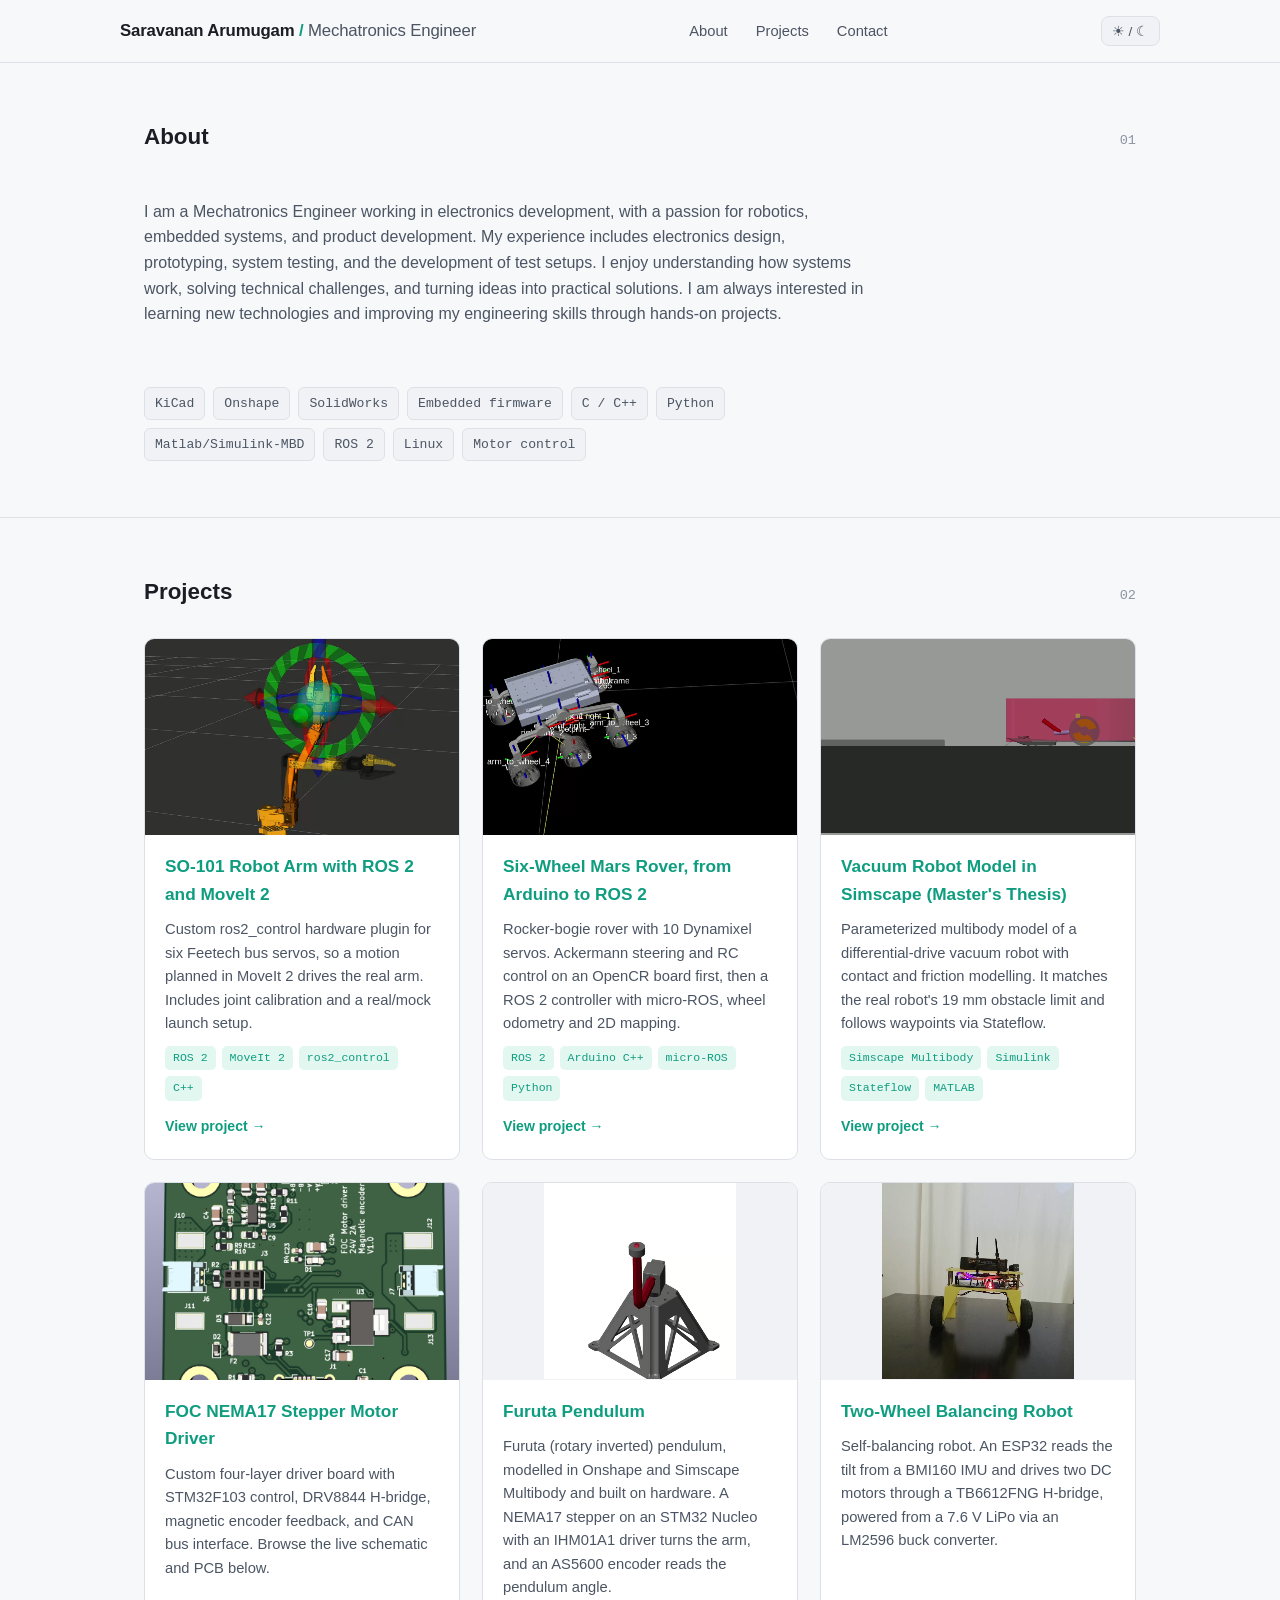
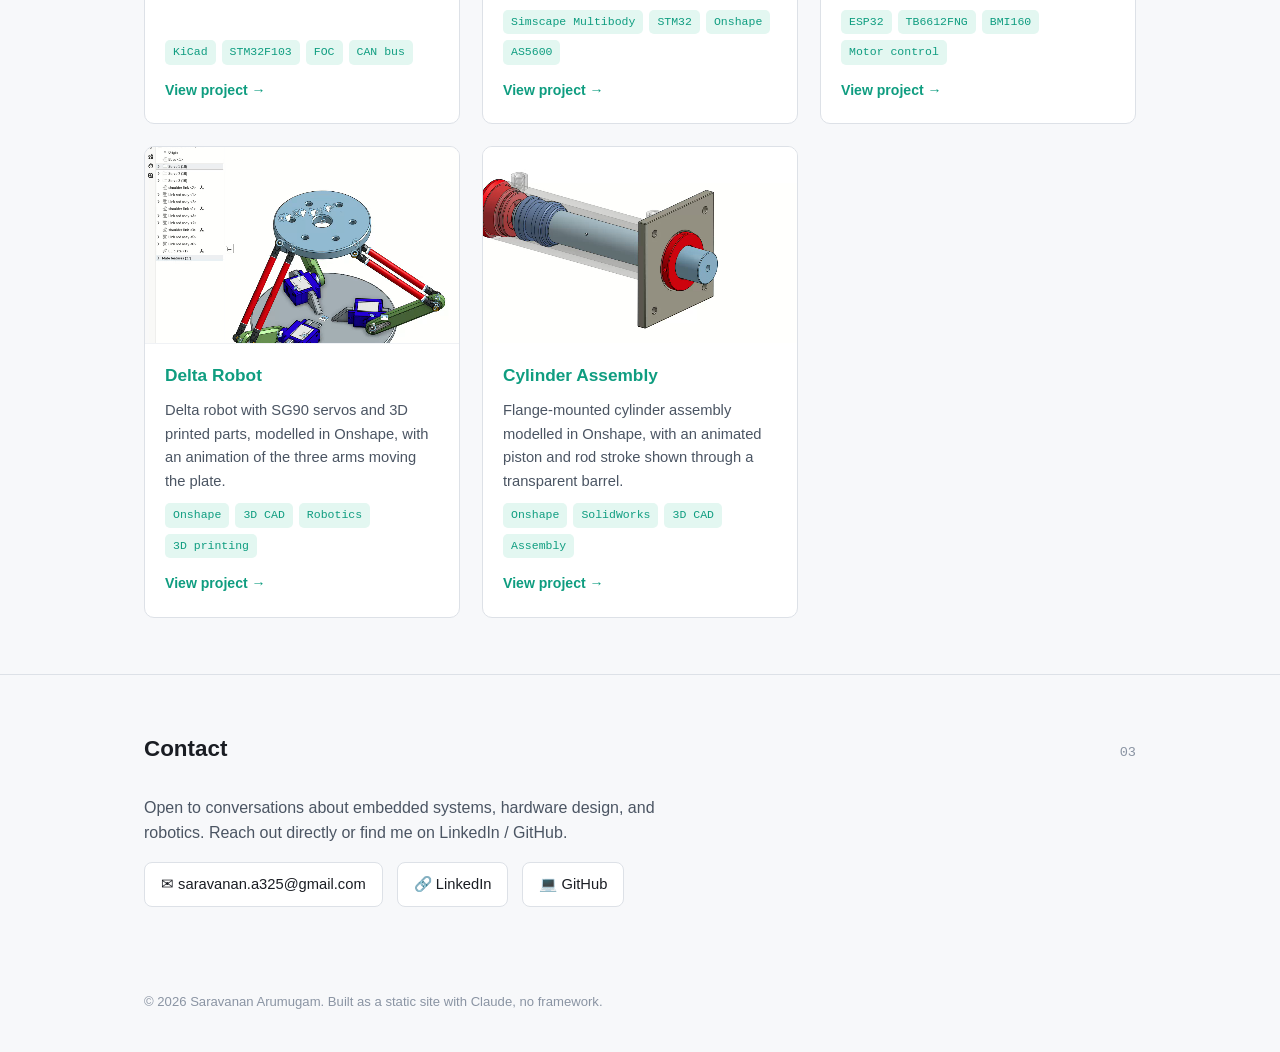
<file: index.html>
<!doctype html>
<html lang="en">
<head>
<meta charset="utf-8" />
<meta name="viewport" content="width=device-width, initial-scale=1" />
<title>Saravanan Arumugam — Mechatronics design portfolio</title>
<meta name="description" content="Portfolio of Saravanan Arumugam — hardware and mechanical design projects, PCB design, 3D CAD, and firmware." />
<link rel="stylesheet" href="assets/css/style.css" />
</head>
<body>

<header class="site">
  <div class="wrap nav">
    <div class="name">Saravanan Arumugam <span>/</span> <b class="role">Mechatronics Engineer</b></div>
    <ul>
      <li><a href="#about">About</a></li>
      <li><a href="#projects">Projects</a></li>
      <li><a href="#contact">Contact</a></li>
    </ul>
    <button class="theme-toggle" data-theme-toggle aria-label="Toggle color theme">☀ / ☾</button>
  </div>
</header>

<section id="about">
  <div class="wrap">
    <div class="section-head">
      <h2>About</h2>
      <span class="num">01</span>
    </div>
    <div class="about-grid">
      <p>
        I am a Mechatronics Engineer working in electronics development,
        with a passion for robotics, embedded systems, and product development.
        My experience includes electronics design, prototyping, system testing,
        and the development of test setups. I enjoy understanding how systems work,
        solving technical challenges, and turning ideas into practical solutions.
        I am always interested in learning new technologies and improving my engineering
        skills through hands-on projects.
      </p>
 
      <div class="skills">
        <span>KiCad</span>
        <span>Onshape</span>
        <span>SolidWorks</span>
        <span>Embedded firmware</span>
        <span>C / C++</span>
        <span>Python</span>
        <span> Matlab/Simulink-MBD</span>
        <span>ROS 2</span>
        <span>Linux</span>
        <span>Motor control</span>
       </div>
    </div>
  </div>
</section>

<section id="projects">
  <div class="wrap">
    <div class="section-head">
      <h2>Projects</h2>
      <span class="num">02</span>
    </div>
    <div class="projects-grid">

      <a class="card" href="projects/so101-robot-arm.html">
        <div class="thumb">
          <video src="assets/video/so101-moveit.webm" poster="assets/img/so101-moveit-poster.jpg"
                 autoplay muted loop playsinline preload="metadata" style="transform: scale(2); transform-origin: 85% 45%;"
                 aria-label="RViz recording of MoveIt 2 planning and executing a motion of the SO-101 robot arm"></video>
        </div>
        <div class="body">
          <h3>SO-101 Robot Arm with ROS 2 and MoveIt 2</h3>
          <p>
            Custom ros2_control hardware plugin for six Feetech bus servos,
            so a motion planned in MoveIt 2 drives the real arm. Includes
            joint calibration and a real/mock launch setup.
          </p>
          <div class="tags">
            <span>ROS 2</span>
            <span>MoveIt 2</span>
            <span>ros2_control</span>
            <span>C++</span>
          </div>
          <div class="link-row">View project →</div>
        </div>
      </a>

      <a class="card" href="projects/mars-rover.html">
        <div class="thumb">
          <video src="assets/video/mars-rover-rviz.webm" poster="assets/img/mars-rover-rviz-poster.jpg"
                 autoplay muted loop playsinline preload="metadata" style="transform: scale(2.6); transform-origin: 64% 46%;"
                 aria-label="RViz recording of the six-wheel rover model driving under teleop commands"></video>
        </div>
        <div class="body">
          <h3>Six-Wheel Mars Rover, from Arduino to ROS 2</h3>
          <p>
            Rocker-bogie rover with 10 Dynamixel servos. Ackermann steering
            and RC control on an OpenCR board first, then a ROS 2 controller
            with micro-ROS, wheel odometry and 2D mapping.
          </p>
          <div class="tags">
            <span>ROS 2</span>
            <span>Arduino C++</span>
            <span>micro-ROS</span>
            <span>Python</span>
          </div>
          <div class="link-row">View project →</div>
        </div>
      </a>

      <a class="card" href="projects/vacuum-robot-simscape.html">
        <div class="thumb">
          <video src="assets/video/vacuum-robot-obstacle-climb.webm" poster="assets/img/vacuum-robot-obstacle-poster.jpg"
                 autoplay muted loop playsinline preload="metadata" style="object-position: 35% 50%;"
                 aria-label="Simscape simulation of a vacuum cleaner robot model climbing over a step obstacle"></video>
        </div>
        <div class="body">
          <h3>Vacuum Robot Model in Simscape (Master's Thesis)</h3>
          <p>
            Parameterized multibody model of a differential-drive vacuum
            robot with contact and friction modelling. It matches the real
            robot's 19 mm obstacle limit and follows waypoints via Stateflow.
          </p>
          <div class="tags">
            <span>Simscape Multibody</span>
            <span>Simulink</span>
            <span>Stateflow</span>
            <span>MATLAB</span>
          </div>
          <div class="link-row">View project →</div>
        </div>
      </a>

      <a class="card" href="projects/nema17-stepper-driver.html">
        <div class="thumb">
          <img src="assets/img/nema17-front.png" alt="NEMA17 FOC stepper motor driver PCB, front side render" loading="lazy" />
        </div>
        <div class="body">
          <h3>FOC NEMA17 Stepper Motor Driver</h3>
          <p>
            Custom four-layer driver board with STM32F103 control, DRV8844
            H-bridge, magnetic encoder feedback, and CAN bus interface.
            Browse the live schematic and PCB below.
          </p>
          <div class="tags">
            <span>KiCad</span>
            <span>STM32F103</span>
            <span>FOC</span>
            <span>CAN bus</span>
          </div>
          <div class="link-row">View project →</div>
        </div>
      </a>

      <a class="card" href="projects/inverted-pendulum.html">
        <div class="thumb">
          <video src="assets/video/furuta-pendulum-simscape.webm"
                 autoplay muted loop playsinline preload="metadata" style="object-fit: contain;"
                 aria-label="Simscape Mechanics Explorer animation of the Furuta pendulum model"></video>
        </div>
        <div class="body">
          <h3>Furuta Pendulum</h3>
          <p>
            Furuta (rotary inverted) pendulum, modelled in Onshape and Simscape
            Multibody and built on hardware. A NEMA17 stepper on an STM32 Nucleo
            with an IHM01A1 driver turns the arm, and an AS5600 encoder reads the pendulum angle.
          </p>
          <div class="tags">
            <span>Simscape Multibody</span>
            <span>STM32</span>
            <span>Onshape</span>
            <span>AS5600</span>
          </div>
          <div class="link-row">View project →</div>
        </div>
      </a>

      <a class="card" href="projects/two-wheel-robot.html">
        <div class="thumb">
          <video src="assets/video/two-wheel-robot-balancing.webm"
                 autoplay muted loop playsinline preload="metadata" style="object-fit: contain;"
                 aria-label="The two-wheel robot balancing upright on its wheels"></video>
        </div>
        <div class="body">
          <h3>Two-Wheel Balancing Robot</h3>
          <p>
            Self-balancing robot. An ESP32 reads the tilt from a
            BMI160 IMU and drives two DC motors through a TB6612FNG H-bridge,
            powered from a 7.6 V LiPo via an LM2596 buck converter.
          </p>
          <div class="tags">
            <span>ESP32</span>
            <span>TB6612FNG</span>
            <span>BMI160</span>
            <span>Motor control</span>
          </div>
          <div class="link-row">View project →</div>
        </div>
      </a>

      <a class="card" href="projects/delta-robot.html">
        <div class="thumb">
          <video src="assets/video/delta-robot.webm" poster="assets/img/delta-robot-poster.jpg"
                 autoplay muted loop playsinline preload="metadata" style="object-position: 70% 60%;"
                 aria-label="Animated Onshape model of a servo-driven delta robot"></video>
        </div>
        <div class="body">
          <h3>Delta Robot</h3>
          <p>
            Delta robot with SG90 servos and 3D printed parts, modelled in
            Onshape, with an animation of the three arms moving the plate.
          </p>
          <div class="tags">
            <span>Onshape</span>
            <span>3D CAD</span>
            <span>Robotics</span>
            <span>3D printing</span>
          </div>
          <div class="link-row">View project →</div>
        </div>
      </a>

      <a class="card" href="projects/cylinder-assembly.html">
        <div class="thumb">
          <video src="assets/video/cylinder-stroke.webm" poster="assets/img/cylinder-poster.jpg"
                 autoplay muted loop playsinline preload="metadata"
                 aria-label="Animated CAD model of a cylinder assembly with the piston and rod stroking"></video>
        </div>
        <div class="body">
          <h3>Cylinder Assembly</h3>
          <p>
            Flange-mounted cylinder assembly modelled in Onshape, with an
            animated piston and rod stroke shown through a transparent barrel.
          </p>
          <div class="tags">
            <span>Onshape</span>
        <span>SolidWorks</span>
            <span>3D CAD</span>
            <span>Assembly</span>
          </div>
          <div class="link-row">View project →</div>
        </div>
      </a>

    </div>
  </div>
</section>

<section id="contact">
  <div class="wrap">
    <div class="section-head">
      <h2>Contact</h2>
      <span class="num">03</span>
    </div>
    <p style="color: var(--text-dim); max-width: 560px;">
      Open to conversations about embedded systems, hardware design, and
      robotics. Reach out directly or find me on LinkedIn / GitHub.
    </p>
    <div class="contact-links">
      <a href="mailto:saravanan.a325@gmail.com">✉ saravanan.a325@gmail.com</a>
      <a href="https://www.linkedin.com/in/saravanan-arumugam-2b49b4135" target="_blank" rel="noopener">🔗 LinkedIn</a>
      <a href="https://github.com/Sarwan1494" target="_blank" rel="noopener">💻 GitHub</a>
    </div>
  </div>
</section>

<footer class="site">
  <div class="wrap">
    © <span id="year"></span> Saravanan Arumugam. Built as a static site with Claude, no framework.
  </div>
</footer>

<script src="assets/js/main.js"></script>
<script>document.getElementById("year").textContent = new Date().getFullYear();</script>
</body>
</html>
</file>
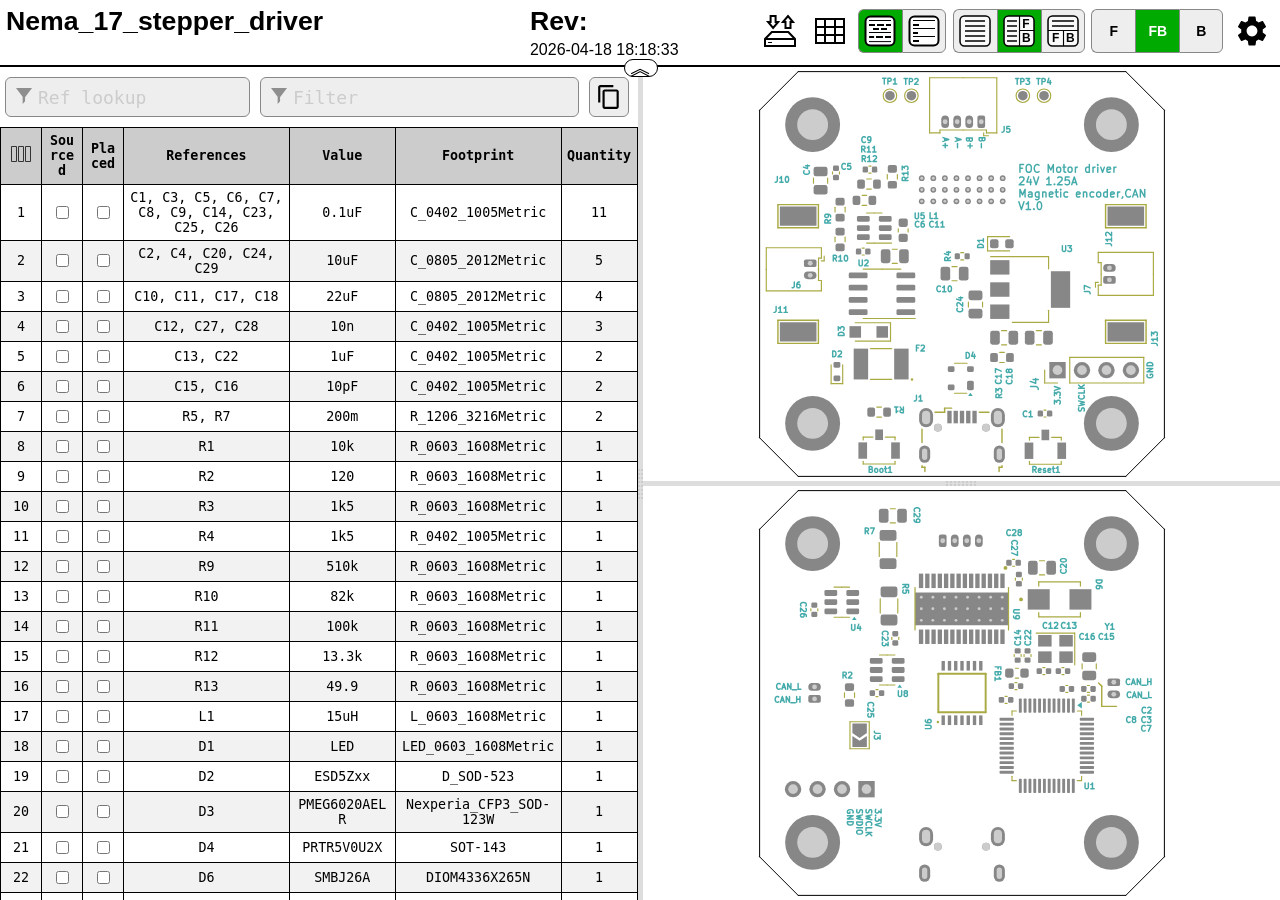
<file: downloads/nema17-ibom.html>
<!DOCTYPE html>
<html lang="en">

<head>
  <meta charset="UTF-8">
  <meta name="viewport" content="width=device-width, initial-scale=1.0">
  <title>Interactive BOM for KiCAD</title>
  <style type="text/css">
:root {
  --pcb-edge-color: black;
  --pad-color: #878787;
  --pad-hole-color: #CCCCCC;
  --pad-color-highlight: #D04040;
  --pad-color-highlight-both: #D0D040;
  --pad-color-highlight-marked: #44a344;
  --pin1-outline-color: #ffb629;
  --pin1-outline-color-highlight: #ffb629;
  --pin1-outline-color-highlight-both: #fcbb39;
  --pin1-outline-color-highlight-marked: #fdbe41;
  --silkscreen-edge-color: #aa4;
  --silkscreen-polygon-color: #4aa;
  --silkscreen-text-color: #4aa;
  --fabrication-edge-color: #907651;
  --fabrication-polygon-color: #907651;
  --fabrication-text-color: #a27c24;
  --track-color: #def5f1;
  --track-color-highlight: #D04040;
  --zone-color: #def5f1;
  --zone-color-highlight: #d0404080;
}

html,
body {
  margin: 0px;
  height: 100%;
  font-family: Verdana, sans-serif;
}

.dark.topmostdiv {
  --pcb-edge-color: #eee;
  --pad-color: #808080;
  --pin1-outline-color: #ffa800;
  --pin1-outline-color-highlight: #ccff00;
  --track-color: #42524f;
  --zone-color: #42524f;
  background-color: #252c30;
  color: #eee;
}

button {
  background-color: #eee;
  border: 1px solid #888;
  color: black;
  height: 44px;
  width: 44px;
  text-align: center;
  text-decoration: none;
  display: inline-block;
  font-size: 14px;
  font-weight: bolder;
}

.dark button {
  /* This will be inverted */
  background-color: #c3b7b5;
}

button.depressed {
  background-color: #0a0;
  color: white;
}

.dark button.depressed {
  /* This will be inverted */
  background-color: #b3b;
}

button:focus {
  outline: 0;
}

button#tb-btn {
  background-image: url("data:image/svg+xml,%3Csvg xmlns='http://www.w3.org/2000/svg' viewBox='0 0 8.47 8.47'%3E%3Crect transform='translate(0 -288.53)' ry='1.17' y='288.8' x='.27' height='7.94' width='7.94' fill='%23f9f9f9'/%3E%3Cg transform='translate(0 -288.53)'%3E%3Crect width='7.94' height='7.94' x='.27' y='288.8' ry='1.17' fill='none' stroke='%23000' stroke-width='.4' stroke-linejoin='round'/%3E%3Cpath d='M1.32 290.12h5.82M1.32 291.45h5.82' fill='none' stroke='%23000' stroke-width='.4'/%3E%3Cpath d='M4.37 292.5v4.23M.26 292.63H8.2' fill='none' stroke='%23000' stroke-width='.3'/%3E%3Ctext font-weight='700' font-size='3.17' font-family='sans-serif'%3E%3Ctspan x='1.35' y='295.73'%3EF%3C/tspan%3E%3Ctspan x='5.03' y='295.68'%3EB%3C/tspan%3E%3C/text%3E%3C/g%3E%3C/svg%3E%0A");
}

button#lr-btn {
  background-image: url("data:image/svg+xml,%3Csvg xmlns='http://www.w3.org/2000/svg' viewBox='0 0 8.47 8.47'%3E%3Crect transform='translate(0 -288.53)' ry='1.17' y='288.8' x='.27' height='7.94' width='7.94' fill='%23f9f9f9'/%3E%3Cg transform='translate(0 -288.53)'%3E%3Crect width='7.94' height='7.94' x='.27' y='288.8' ry='1.17' fill='none' stroke='%23000' stroke-width='.4' stroke-linejoin='round'/%3E%3Cpath d='M1.06 290.12H3.7m-2.64 1.33H3.7m-2.64 1.32H3.7m-2.64 1.3H3.7m-2.64 1.33H3.7' fill='none' stroke='%23000' stroke-width='.4'/%3E%3Cpath d='M4.37 288.8v7.94m0-4.11h3.96' fill='none' stroke='%23000' stroke-width='.3'/%3E%3Ctext font-weight='700' font-size='3.17' font-family='sans-serif'%3E%3Ctspan x='5.11' y='291.96'%3EF%3C/tspan%3E%3Ctspan x='5.03' y='295.68'%3EB%3C/tspan%3E%3C/text%3E%3C/g%3E%3C/svg%3E%0A");
}

button#bom-btn {
  background-image: url("data:image/svg+xml,%3Csvg xmlns='http://www.w3.org/2000/svg' viewBox='0 0 8.47 8.47'%3E%3Crect transform='translate(0 -288.53)' ry='1.17' y='288.8' x='.27' height='7.94' width='7.94' fill='%23f9f9f9'/%3E%3Cg transform='translate(0 -288.53)' fill='none' stroke='%23000' stroke-width='.4'%3E%3Crect width='7.94' height='7.94' x='.27' y='288.8' ry='1.17' stroke-linejoin='round'/%3E%3Cpath d='M1.59 290.12h5.29M1.59 291.45h5.33M1.59 292.75h5.33M1.59 294.09h5.33M1.59 295.41h5.33'/%3E%3C/g%3E%3C/svg%3E");
}

button#bom-grouped-btn {
  background-image: url("data:image/svg+xml,%3Csvg xmlns='http://www.w3.org/2000/svg' width='32' height='32'%3E%3Cg stroke='%23000' stroke-linejoin='round' class='layer'%3E%3Crect width='29' height='29' x='1.5' y='1.5' stroke-width='2' fill='%23fff' rx='5' ry='5'/%3E%3Cpath stroke-linecap='square' stroke-width='2' d='M6 10h4m4 0h5m4 0h3M6.1 22h3m3.9 0h5m4 0h4m-16-8h4m4 0h4'/%3E%3Cpath stroke-linecap='null' d='M5 17.5h22M5 26.6h22M5 5.5h22'/%3E%3C/g%3E%3C/svg%3E");
}

button#bom-ungrouped-btn {
  background-image: url("data:image/svg+xml,%3Csvg xmlns='http://www.w3.org/2000/svg' width='32' height='32'%3E%3Cg stroke='%23000' stroke-linejoin='round' class='layer'%3E%3Crect width='29' height='29' x='1.5' y='1.5' stroke-width='2' fill='%23fff' rx='5' ry='5'/%3E%3Cpath stroke-linecap='square' stroke-width='2' d='M6 10h4m-4 8h3m-3 8h4'/%3E%3Cpath stroke-linecap='null' d='M5 13.5h22m-22 8h22M5 5.5h22'/%3E%3C/g%3E%3C/svg%3E");
}

button#bom-netlist-btn {
  background-image: url("data:image/svg+xml,%3Csvg xmlns='http://www.w3.org/2000/svg' width='32' height='32'%3E%3Cg fill='none' stroke='%23000' class='layer'%3E%3Crect width='29' height='29' x='1.5' y='1.5' stroke-width='2' fill='%23fff' rx='5' ry='5'/%3E%3Cpath stroke-width='2' d='M6 26l6-6v-8m13.8-6.3l-6 6v8'/%3E%3Ccircle cx='11.8' cy='9.5' r='2.8' stroke-width='2'/%3E%3Ccircle cx='19.8' cy='22.8' r='2.8' stroke-width='2'/%3E%3C/g%3E%3C/svg%3E");
}

button#copy {
  background-image: url("data:image/svg+xml,%3Csvg height='48' viewBox='0 0 48 48' width='48' xmlns='http://www.w3.org/2000/svg'%3E%3Cpath d='M0 0h48v48h-48z' fill='none'/%3E%3Cpath d='M32 2h-24c-2.21 0-4 1.79-4 4v28h4v-28h24v-4zm6 8h-22c-2.21 0-4 1.79-4 4v28c0 2.21 1.79 4 4 4h22c2.21 0 4-1.79 4-4v-28c0-2.21-1.79-4-4-4zm0 32h-22v-28h22v28z'/%3E%3C/svg%3E");
  background-position: 6px 6px;
  background-repeat: no-repeat;
  background-size: 26px 26px;
  border-radius: 6px;
  height: 40px;
  width: 40px;
  margin: 10px 5px;
}

button#copy:active {
  box-shadow: inset 0px 0px 5px #6c6c6c;
}

textarea.clipboard-temp {
  position: fixed;
  top: 0;
  left: 0;
  width: 2em;
  height: 2em;
  padding: 0;
  border: None;
  outline: None;
  box-shadow: None;
  background: transparent;
}

.left-most-button {
  border-right: 0;
  border-top-left-radius: 6px;
  border-bottom-left-radius: 6px;
}

.middle-button {
  border-right: 0;
}

.right-most-button {
  border-top-right-radius: 6px;
  border-bottom-right-radius: 6px;
}

.button-container {
  font-size: 0;
  margin: 0.4rem 0.4rem 0.4rem 0;
}

.dark .button-container {
  filter: invert(1);
}

.button-container button {
  background-size: 32px 32px;
  background-position: 5px 5px;
  background-repeat: no-repeat;
}

@media print {
  .hideonprint {
    display: none;
  }
}

canvas {
  cursor: crosshair;
}

canvas:active {
  cursor: grabbing;
}

.fileinfo {
  width: 100%;
  max-width: 1000px;
  border: none;
  padding: 3px;
}

.fileinfo .title {
  font-size: 20pt;
  font-weight: bold;
}

.fileinfo td {
  overflow: hidden;
  white-space: nowrap;
  max-width: 1px;
  width: 50%;
  text-overflow: ellipsis;
}

.bom {
  border-collapse: collapse;
  font-family: Consolas, "DejaVu Sans Mono", Monaco, monospace;
  font-size: 10pt;
  table-layout: fixed;
  width: 100%;
  margin-top: 1px;
  position: relative;
}

.bom th,
.bom td {
  border: 1px solid black;
  padding: 5px;
  word-wrap: break-word;
  text-align: center;
  position: relative;
}

.dark .bom th,
.dark .bom td {
  border: 1px solid #777;
}

.bom th {
  background-color: #CCCCCC;
  background-clip: padding-box;
}

.dark .bom th {
  background-color: #3b4749;
}

.bom tr.highlighted:nth-child(n) {
  background-color: #cfc;
}

.dark .bom tr.highlighted:nth-child(n) {
  background-color: #226022;
}

.bom tr:nth-child(even) {
  background-color: #f2f2f2;
}

.dark .bom tr:nth-child(even) {
  background-color: #313b40;
}

.bom tr.checked {
  color: #1cb53d;
}

.dark .bom tr.checked {
  color: #2cce54;
}

.bom tr {
  transition: background-color 0.2s;
}

.bom .numCol {
  width: 30px;
}

.bom .value {
  width: 15%;
}

.bom .quantity {
  width: 65px;
}

.bom th .sortmark {
  position: absolute;
  right: 1px;
  top: 1px;
  margin-top: -5px;
  border-width: 5px;
  border-style: solid;
  border-color: transparent transparent #221 transparent;
  transform-origin: 50% 85%;
  transition: opacity 0.2s, transform 0.4s;
}

.dark .bom th .sortmark {
  filter: invert(1);
}

.bom th .sortmark.none {
  opacity: 0;
}

.bom th .sortmark.desc {
  transform: rotate(180deg);
}

.bom th:hover .sortmark.none {
  opacity: 0.5;
}

.bom .bom-checkbox {
  width: 30px;
  position: relative;
  user-select: none;
  -moz-user-select: none;
}

.bom .bom-checkbox:before {
  content: "";
  position: absolute;
  border-width: 15px;
  border-style: solid;
  border-color: #51829f transparent transparent transparent;
  visibility: hidden;
  top: -15px;
}

.bom .bom-checkbox:after {
  content: "Double click to set/unset all";
  position: absolute;
  color: white;
  top: -35px;
  left: -26px;
  background: #51829f;
  padding: 5px 15px;
  border-radius: 8px;
  white-space: nowrap;
  visibility: hidden;
}

.bom .bom-checkbox:hover:before,
.bom .bom-checkbox:hover:after {
  visibility: visible;
  transition: visibility 0.2s linear 1s;
}

.split {
  -webkit-box-sizing: border-box;
  -moz-box-sizing: border-box;
  box-sizing: border-box;
  overflow-y: auto;
  overflow-x: hidden;
  background-color: inherit;
}

.split.split-horizontal,
.gutter.gutter-horizontal {
  height: 100%;
  float: left;
}

.gutter {
  background-color: #ddd;
  background-repeat: no-repeat;
  background-position: 50%;
  transition: background-color 0.3s;
}

.dark .gutter {
  background-color: #777;
}

.gutter.gutter-horizontal {
  background-image: url('[data-uri]');
  cursor: ew-resize;
  width: 5px;
}

.gutter.gutter-vertical {
  background-image: url('[data-uri]');
  cursor: ns-resize;
  height: 5px;
}

.searchbox {
  float: left;
  height: 40px;
  margin: 10px 5px;
  padding: 12px 32px;
  font-family: Consolas, "DejaVu Sans Mono", Monaco, monospace;
  font-size: 18px;
  box-sizing: border-box;
  border: 1px solid #888;
  border-radius: 6px;
  outline: none;
  background-color: #eee;
  transition: background-color 0.2s, border 0.2s;
  background-image: url('[data-uri]');
  background-position: 10px 10px;
  background-repeat: no-repeat;
}

.dark .searchbox {
  background-color: #111;
  color: #eee;
}

.searchbox::placeholder {
  color: #ccc;
}

.dark .searchbox::placeholder {
  color: #666;
}

.filter {
  width: calc(60% - 64px);
}

.reflookup {
  width: calc(40% - 10px);
}

input[type=text]:focus {
  background-color: white;
  border: 1px solid #333;
}

.dark input[type=text]:focus {
  background-color: #333;
  border: 1px solid #ccc;
}

mark.highlight {
  background-color: #5050ff;
  color: #fff;
  padding: 2px;
  border-radius: 6px;
}

.dark mark.highlight {
  background-color: #76a6da;
  color: #111;
}

.menubtn {
  background-color: white;
  border: none;
  background-image: url("data:image/svg+xml,%3Csvg xmlns='http://www.w3.org/2000/svg' width='36' height='36' viewBox='0 0 20 20'%3E%3Cpath fill='none' d='M0 0h20v20H0V0z'/%3E%3Cpath d='M15.95 10.78c.03-.25.05-.51.05-.78s-.02-.53-.06-.78l1.69-1.32c.15-.12.19-.34.1-.51l-1.6-2.77c-.1-.18-.31-.24-.49-.18l-1.99.8c-.42-.32-.86-.58-1.35-.78L12 2.34c-.03-.2-.2-.34-.4-.34H8.4c-.2 0-.36.14-.39.34l-.3 2.12c-.49.2-.94.47-1.35.78l-1.99-.8c-.18-.07-.39 0-.49.18l-1.6 2.77c-.1.18-.06.39.1.51l1.69 1.32c-.04.25-.07.52-.07.78s.02.53.06.78L2.37 12.1c-.15.12-.19.34-.1.51l1.6 2.77c.1.18.31.24.49.18l1.99-.8c.42.32.86.58 1.35.78l.3 2.12c.04.2.2.34.4.34h3.2c.2 0 .37-.14.39-.34l.3-2.12c.49-.2.94-.47 1.35-.78l1.99.8c.18.07.39 0 .49-.18l1.6-2.77c.1-.18.06-.39-.1-.51l-1.67-1.32zM10 13c-1.65 0-3-1.35-3-3s1.35-3 3-3 3 1.35 3 3-1.35 3-3 3z'/%3E%3C/svg%3E%0A");
  background-position: center;
  background-repeat: no-repeat;
}

.statsbtn {
  background-color: white;
  border: none;
  background-image: url("data:image/svg+xml,%3Csvg width='36' height='36' xmlns='http://www.w3.org/2000/svg'%3E%3Cpath d='M4 6h28v24H4V6zm0 8h28v8H4m9-16v24h10V5.8' fill='none' stroke='%23000' stroke-width='2'/%3E%3C/svg%3E");
  background-position: center;
  background-repeat: no-repeat;
}

.iobtn {
  background-color: white;
  border: none;
  background-image: url("data:image/svg+xml,%3Csvg xmlns='http://www.w3.org/2000/svg' width='36' height='36'%3E%3Cpath fill='none' stroke='%23000' stroke-width='2' d='M3 33v-7l6.8-7h16.5l6.7 7v7H3zM3.2 26H33M21 9l5-5.9 5 6h-2.5V15h-5V9H21zm-4.9 0l-5 6-5-6h2.5V3h5v6h2.5z'/%3E%3Cpath fill='none' stroke='%23000' d='M6.1 29.5H10'/%3E%3C/svg%3E");
  background-position: center;
  background-repeat: no-repeat;
}

.visbtn {
  background-image: url("data:image/svg+xml,%3Csvg xmlns='http://www.w3.org/2000/svg' width='24' height='24'%3E%3Cpath fill='none' stroke='%23333' d='M2.5 4.5h5v15h-5zM9.5 4.5h5v15h-5zM16.5 4.5h5v15h-5z'/%3E%3C/svg%3E");
  background-position: center;
  background-repeat: no-repeat;
  padding: 15px;
}

#vismenu-content {
  left: 0px;
  font-family: Verdana, sans-serif;
}

.dark .statsbtn,
.dark .savebtn,
.dark .menubtn,
.dark .iobtn,
.dark .visbtn {
  filter: invert(1);
}

.flexbox {
  display: flex;
  align-items: center;
  justify-content: space-between;
  width: 100%;
}

.savebtn {
  background-color: #d6d6d6;
  width: auto;
  height: 30px;
  flex-grow: 1;
  margin: 5px;
  border-radius: 4px;
}

.savebtn:active {
  background-color: #0a0;
  color: white;
}

.dark .savebtn:active {
  /* This will be inverted */
  background-color: #b3b;
}

.stats {
  border-collapse: collapse;
  font-size: 12pt;
  table-layout: fixed;
  width: 100%;
  min-width: 450px;
}

.dark .stats td {
  border: 1px solid #bbb;
}

.stats td {
  border: 1px solid black;
  padding: 5px;
  word-wrap: break-word;
  text-align: center;
  position: relative;
}

#checkbox-stats div {
  position: absolute;
  left: 0;
  top: 0;
  height: 100%;
  width: 100%;
  display: flex;
  align-items: center;
  justify-content: center;
}

#checkbox-stats .bar {
  background-color: rgba(28, 251, 0, 0.6);
}

.menu {
  position: relative;
  display: inline-block;
  margin: 0.4rem 0.4rem 0.4rem 0;
}

.menu-content {
  font-size: 12pt !important;
  text-align: left !important;
  font-weight: normal !important;
  display: none;
  position: absolute;
  background-color: white;
  right: 0;
  min-width: 300px;
  box-shadow: 0px 8px 16px 0px rgba(0, 0, 0, 0.2);
  z-index: 100;
  padding: 8px;
}

.dark .menu-content {
  background-color: #111;
}

.menu:hover .menu-content {
  display: block;
}

.menu:hover .menubtn,
.menu:hover .iobtn,
.menu:hover .statsbtn {
  background-color: #eee;
}

.menu-label {
  display: inline-block;
  padding: 8px;
  border: 1px solid #ccc;
  border-top: 0;
  width: calc(100% - 18px);
}

.menu-label-top {
  border-top: 1px solid #ccc;
}

.menu-textbox {
  float: left;
  height: 24px;
  margin: 10px 5px;
  padding: 5px 5px;
  font-family: Consolas, "DejaVu Sans Mono", Monaco, monospace;
  font-size: 14px;
  box-sizing: border-box;
  border: 1px solid #888;
  border-radius: 4px;
  outline: none;
  background-color: #eee;
  transition: background-color 0.2s, border 0.2s;
  width: calc(100% - 10px);
}

.menu-textbox.invalid,
.dark .menu-textbox.invalid {
  color: red;
}

.dark .menu-textbox {
  background-color: #222;
  color: #eee;
}

.radio-container {
  margin: 4px;
}

.topmostdiv {
  display: flex;
  flex-direction: column;
  width: 100%;
  background-color: white;
  transition: background-color 0.3s;
  min-height: 100%;
}

#top {
  display: flex;
  flex-wrap: wrap;
  justify-content: flex-end;
  align-items: center;
}

#topdivider {
  border-bottom: 2px solid black;
  display: flex;
  justify-content: center;
  align-items: center;
}

.dark #topdivider {
  border-bottom: 2px solid #ccc;
}

#topdivider>div {
  position: relative;
}

#toptoggle {
  cursor: pointer;
  user-select: none;
  position: absolute;
  padding: 0.1rem 0.3rem;
  top: -0.4rem;
  left: -1rem;
  font-size: 1.4rem;
  line-height: 60%;
  border: 1px solid black;
  border-radius: 1rem;
  background-color: #fff;
  z-index: 100;
}

.flipped {
  transform: rotate(0.5turn);
}

.dark #toptoggle {
  border: 1px solid #fff;
  background-color: #222;
}

#fileinfodiv {
  flex: 20rem 1 0;
  overflow: auto;
}

#bomcontrols {
  display: flex;
  flex-direction: row-reverse;
}

#bomcontrols>* {
  flex-shrink: 0;
}

#dbg {
  display: block;
}

::-webkit-scrollbar {
  width: 8px;
}

::-webkit-scrollbar-track {
  background: #aaa;
}

::-webkit-scrollbar-thumb {
  background: #666;
  border-radius: 3px;
}

::-webkit-scrollbar-thumb:hover {
  background: #555;
}

.slider {
  -webkit-appearance: none;
  width: 100%;
  margin: 3px 0;
  padding: 0;
  outline: none;
  opacity: 0.7;
  -webkit-transition: .2s;
  transition: opacity .2s;
  border-radius: 3px;
}

.slider:hover {
  opacity: 1;
}

.slider:focus {
  outline: none;
}

.slider::-webkit-slider-runnable-track {
  -webkit-appearance: none;
  width: 100%;
  height: 8px;
  background: #d3d3d3;
  border-radius: 3px;
  border: none;
}

.slider::-webkit-slider-thumb {
  -webkit-appearance: none;
  width: 15px;
  height: 15px;
  border-radius: 50%;
  background: #0a0;
  cursor: pointer;
  margin-top: -4px;
}

.dark .slider::-webkit-slider-thumb {
  background: #3d3;
}

.slider::-moz-range-thumb {
  width: 15px;
  height: 15px;
  border-radius: 50%;
  background: #0a0;
  cursor: pointer;
}

.slider::-moz-range-track {
  height: 8px;
  background: #d3d3d3;
  border-radius: 3px;
}

.dark .slider::-moz-range-thumb {
  background: #3d3;
}

.slider::-ms-track {
  width: 100%;
  height: 8px;
  border-width: 3px 0;
  background: transparent;
  border-color: transparent;
  color: transparent;
  transition: opacity .2s;
}

.slider::-ms-fill-lower {
  background: #d3d3d3;
  border: none;
  border-radius: 3px;
}

.slider::-ms-fill-upper {
  background: #d3d3d3;
  border: none;
  border-radius: 3px;
}

.slider::-ms-thumb {
  width: 15px;
  height: 15px;
  border-radius: 50%;
  background: #0a0;
  cursor: pointer;
  margin: 0;
}

.shameless-plug {
  font-size: 0.8em;
  text-align: center;
  display: block;
}

a {
  color: #0278a4;
}

.dark a {
  color: #00b9fd;
}

#frontcanvas,
#backcanvas {
  touch-action: none;
}

.placeholder {
  border: 1px dashed #9f9fda !important;
  background-color: #edf2f7 !important;
}

.dragging {
  z-index: 999;
}

.dark .dragging>table>tbody>tr {
  background-color: #252c30;
}

.dark .placeholder {
  filter: invert(1);
}

.column-spacer {
  top: 0;
  left: 0;
  width: calc(100% - 4px);
  position: absolute;
  cursor: pointer;
  user-select: none;
  height: 100%;
}

.column-width-handle {
  top: 0;
  right: 0;
  width: 4px;
  position: absolute;
  cursor: col-resize;
  user-select: none;
  height: 100%;
}

.column-width-handle:hover {
  background-color: #4f99bd;
}

.help-link {
  border: 1px solid #0278a4;
  padding-inline: 0.3rem;
  border-radius: 3px;
  cursor: pointer;
}

.dark .help-link {
  border: 1px solid #00b9fd;
}

.bom-color {
  width: 20%;
}

.color-column input {
  width: 1.6rem;
  height: 1rem;
  border: 1px solid black;
  cursor: pointer;
  padding: 0;
}

/* removes default styling from input color element */
::-webkit-color-swatch {
  border: none;
}

::-webkit-color-swatch-wrapper {
  padding: 0;
}

::-moz-color-swatch,
::-moz-focus-inner {
  border: none;
}

::-moz-focus-inner {
  padding: 0;
}

  </style>
  <script type="text/javascript" >
///////////////////////////////////////////////
/*
  Split.js - v1.3.5
  MIT License
  https://github.com/nathancahill/Split.js
*/
!function(e,t){"object"==typeof exports&&"undefined"!=typeof module?module.exports=t():"function"==typeof define&&define.amd?define(t):e.Split=t()}(this,function(){"use strict";var e=window,t=e.document,n="addEventListener",i="removeEventListener",r="getBoundingClientRect",s=function(){return!1},o=e.attachEvent&&!e[n],a=["","-webkit-","-moz-","-o-"].filter(function(e){var n=t.createElement("div");return n.style.cssText="width:"+e+"calc(9px)",!!n.style.length}).shift()+"calc",l=function(e){return"string"==typeof e||e instanceof String?t.querySelector(e):e};return function(u,c){function z(e,t,n){var i=A(y,t,n);Object.keys(i).forEach(function(t){return e.style[t]=i[t]})}function h(e,t){var n=B(y,t);Object.keys(n).forEach(function(t){return e.style[t]=n[t]})}function f(e){var t=E[this.a],n=E[this.b],i=t.size+n.size;t.size=e/this.size*i,n.size=i-e/this.size*i,z(t.element,t.size,this.aGutterSize),z(n.element,n.size,this.bGutterSize)}function m(e){var t;this.dragging&&((t="touches"in e?e.touches[0][b]-this.start:e[b]-this.start)<=E[this.a].minSize+M+this.aGutterSize?t=E[this.a].minSize+this.aGutterSize:t>=this.size-(E[this.b].minSize+M+this.bGutterSize)&&(t=this.size-(E[this.b].minSize+this.bGutterSize)),f.call(this,t),c.onDrag&&c.onDrag())}function g(){var e=E[this.a].element,t=E[this.b].element;this.size=e[r]()[y]+t[r]()[y]+this.aGutterSize+this.bGutterSize,this.start=e[r]()[G]}function d(){var t=this,n=E[t.a].element,r=E[t.b].element;t.dragging&&c.onDragEnd&&c.onDragEnd(),t.dragging=!1,e[i]("mouseup",t.stop),e[i]("touchend",t.stop),e[i]("touchcancel",t.stop),t.parent[i]("mousemove",t.move),t.parent[i]("touchmove",t.move),delete t.stop,delete t.move,n[i]("selectstart",s),n[i]("dragstart",s),r[i]("selectstart",s),r[i]("dragstart",s),n.style.userSelect="",n.style.webkitUserSelect="",n.style.MozUserSelect="",n.style.pointerEvents="",r.style.userSelect="",r.style.webkitUserSelect="",r.style.MozUserSelect="",r.style.pointerEvents="",t.gutter.style.cursor="",t.parent.style.cursor=""}function S(t){var i=this,r=E[i.a].element,o=E[i.b].element;!i.dragging&&c.onDragStart&&c.onDragStart(),t.preventDefault(),i.dragging=!0,i.move=m.bind(i),i.stop=d.bind(i),e[n]("mouseup",i.stop),e[n]("touchend",i.stop),e[n]("touchcancel",i.stop),i.parent[n]("mousemove",i.move),i.parent[n]("touchmove",i.move),r[n]("selectstart",s),r[n]("dragstart",s),o[n]("selectstart",s),o[n]("dragstart",s),r.style.userSelect="none",r.style.webkitUserSelect="none",r.style.MozUserSelect="none",r.style.pointerEvents="none",o.style.userSelect="none",o.style.webkitUserSelect="none",o.style.MozUserSelect="none",o.style.pointerEvents="none",i.gutter.style.cursor=j,i.parent.style.cursor=j,g.call(i)}function v(e){e.forEach(function(t,n){if(n>0){var i=F[n-1],r=E[i.a],s=E[i.b];r.size=e[n-1],s.size=t,z(r.element,r.size,i.aGutterSize),z(s.element,s.size,i.bGutterSize)}})}function p(){F.forEach(function(e){e.parent.removeChild(e.gutter),E[e.a].element.style[y]="",E[e.b].element.style[y]=""})}void 0===c&&(c={});var y,b,G,E,w=l(u[0]).parentNode,D=e.getComputedStyle(w).flexDirection,U=c.sizes||u.map(function(){return 100/u.length}),k=void 0!==c.minSize?c.minSize:100,x=Array.isArray(k)?k:u.map(function(){return k}),L=void 0!==c.gutterSize?c.gutterSize:10,M=void 0!==c.snapOffset?c.snapOffset:30,O=c.direction||"horizontal",j=c.cursor||("horizontal"===O?"ew-resize":"ns-resize"),C=c.gutter||function(e,n){var i=t.createElement("div");return i.className="gutter gutter-"+n,i},A=c.elementStyle||function(e,t,n){var i={};return"string"==typeof t||t instanceof String?i[e]=t:i[e]=o?t+"%":a+"("+t+"% - "+n+"px)",i},B=c.gutterStyle||function(e,t){return n={},n[e]=t+"px",n;var n};"horizontal"===O?(y="width","clientWidth",b="clientX",G="left","paddingLeft"):"vertical"===O&&(y="height","clientHeight",b="clientY",G="top","paddingTop");var F=[];return E=u.map(function(e,t){var i,s={element:l(e),size:U[t],minSize:x[t]};if(t>0&&(i={a:t-1,b:t,dragging:!1,isFirst:1===t,isLast:t===u.length-1,direction:O,parent:w},i.aGutterSize=L,i.bGutterSize=L,i.isFirst&&(i.aGutterSize=L/2),i.isLast&&(i.bGutterSize=L/2),"row-reverse"===D||"column-reverse"===D)){var a=i.a;i.a=i.b,i.b=a}if(!o&&t>0){var c=C(t,O);h(c,L),c[n]("mousedown",S.bind(i)),c[n]("touchstart",S.bind(i)),w.insertBefore(c,s.element),i.gutter=c}0===t||t===u.length-1?z(s.element,s.size,L/2):z(s.element,s.size,L);var f=s.element[r]()[y];return f<s.minSize&&(s.minSize=f),t>0&&F.push(i),s}),o?{setSizes:v,destroy:p}:{setSizes:v,getSizes:function(){return E.map(function(e){return e.size})},collapse:function(e){if(e===F.length){var t=F[e-1];g.call(t),o||f.call(t,t.size-t.bGutterSize)}else{var n=F[e];g.call(n),o||f.call(n,n.aGutterSize)}},destroy:p}}});

///////////////////////////////////////////////

///////////////////////////////////////////////
// Copyright (c) 2013 Pieroxy <pieroxy@pieroxy.net>
// This work is free. You can redistribute it and/or modify it
// under the terms of the WTFPL, Version 2
// For more information see LICENSE.txt or http://www.wtfpl.net/
//
// For more information, the home page:
// http://pieroxy.net/blog/pages/lz-string/testing.html
//
// LZ-based compression algorithm, version 1.4.4
var LZString=function(){var o=String.fromCharCode,i={};var n={decompressFromBase64:function(o){return null==o?"":""==o?null:n._decompress(o.length,32,function(n){return function(o,n){if(!i[o]){i[o]={};for(var t=0;t<o.length;t++)i[o][o.charAt(t)]=t}return i[o][n]}("ABCDEFGHIJKLMNOPQRSTUVWXYZabcdefghijklmnopqrstuvwxyz0123456789+/=",o.charAt(n))})},_decompress:function(i,n,t){var r,e,a,s,p,u,l,f=[],c=4,d=4,h=3,v="",g=[],m={val:t(0),position:n,index:1};for(r=0;r<3;r+=1)f[r]=r;for(a=0,p=Math.pow(2,2),u=1;u!=p;)s=m.val&m.position,m.position>>=1,0==m.position&&(m.position=n,m.val=t(m.index++)),a|=(s>0?1:0)*u,u<<=1;switch(a){case 0:for(a=0,p=Math.pow(2,8),u=1;u!=p;)s=m.val&m.position,m.position>>=1,0==m.position&&(m.position=n,m.val=t(m.index++)),a|=(s>0?1:0)*u,u<<=1;l=o(a);break;case 1:for(a=0,p=Math.pow(2,16),u=1;u!=p;)s=m.val&m.position,m.position>>=1,0==m.position&&(m.position=n,m.val=t(m.index++)),a|=(s>0?1:0)*u,u<<=1;l=o(a);break;case 2:return""}for(f[3]=l,e=l,g.push(l);;){if(m.index>i)return"";for(a=0,p=Math.pow(2,h),u=1;u!=p;)s=m.val&m.position,m.position>>=1,0==m.position&&(m.position=n,m.val=t(m.index++)),a|=(s>0?1:0)*u,u<<=1;switch(l=a){case 0:for(a=0,p=Math.pow(2,8),u=1;u!=p;)s=m.val&m.position,m.position>>=1,0==m.position&&(m.position=n,m.val=t(m.index++)),a|=(s>0?1:0)*u,u<<=1;f[d++]=o(a),l=d-1,c--;break;case 1:for(a=0,p=Math.pow(2,16),u=1;u!=p;)s=m.val&m.position,m.position>>=1,0==m.position&&(m.position=n,m.val=t(m.index++)),a|=(s>0?1:0)*u,u<<=1;f[d++]=o(a),l=d-1,c--;break;case 2:return g.join("")}if(0==c&&(c=Math.pow(2,h),h++),f[l])v=f[l];else{if(l!==d)return null;v=e+e.charAt(0)}g.push(v),f[d++]=e+v.charAt(0),e=v,0==--c&&(c=Math.pow(2,h),h++)}}};return n}();"function"==typeof define&&define.amd?define(function(){return LZString}):"undefined"!=typeof module&&null!=module?module.exports=LZString:"undefined"!=typeof angular&&null!=angular&&angular.module("LZString",[]).factory("LZString",function(){return LZString});
///////////////////////////////////////////////

///////////////////////////////////////////////
/*!
 * PEP v0.4.3 | https://github.com/jquery/PEP
 * Copyright jQuery Foundation and other contributors | http://jquery.org/license
 */
!function(a,b){"object"==typeof exports&&"undefined"!=typeof module?module.exports=b():"function"==typeof define&&define.amd?define(b):a.PointerEventsPolyfill=b()}(this,function(){"use strict";function a(a,b){b=b||Object.create(null);var c=document.createEvent("Event");c.initEvent(a,b.bubbles||!1,b.cancelable||!1);
for(var d,e=2;e<m.length;e++)d=m[e],c[d]=b[d]||n[e];c.buttons=b.buttons||0;
var f=0;return f=b.pressure&&c.buttons?b.pressure:c.buttons?.5:0,c.x=c.clientX,c.y=c.clientY,c.pointerId=b.pointerId||0,c.width=b.width||0,c.height=b.height||0,c.pressure=f,c.tiltX=b.tiltX||0,c.tiltY=b.tiltY||0,c.twist=b.twist||0,c.tangentialPressure=b.tangentialPressure||0,c.pointerType=b.pointerType||"",c.hwTimestamp=b.hwTimestamp||0,c.isPrimary=b.isPrimary||!1,c}function b(){this.array=[],this.size=0}function c(a,b,c,d){this.addCallback=a.bind(d),this.removeCallback=b.bind(d),this.changedCallback=c.bind(d),A&&(this.observer=new A(this.mutationWatcher.bind(this)))}function d(a){return"body /shadow-deep/ "+e(a)}function e(a){return'[touch-action="'+a+'"]'}function f(a){return"{ -ms-touch-action: "+a+"; touch-action: "+a+"; }"}function g(){if(F){D.forEach(function(a){String(a)===a?(E+=e(a)+f(a)+"\n",G&&(E+=d(a)+f(a)+"\n")):(E+=a.selectors.map(e)+f(a.rule)+"\n",G&&(E+=a.selectors.map(d)+f(a.rule)+"\n"))});var a=document.createElement("style");a.textContent=E,document.head.appendChild(a)}}function h(){if(!window.PointerEvent){if(window.PointerEvent=a,window.navigator.msPointerEnabled){var b=window.navigator.msMaxTouchPoints;Object.defineProperty(window.navigator,"maxTouchPoints",{value:b,enumerable:!0}),u.registerSource("ms",_)}else Object.defineProperty(window.navigator,"maxTouchPoints",{value:0,enumerable:!0}),u.registerSource("mouse",N),void 0!==window.ontouchstart&&u.registerSource("touch",V);u.register(document)}}function i(a){if(!u.pointermap.has(a)){var b=new Error("InvalidPointerId");throw b.name="InvalidPointerId",b}}function j(a){for(var b=a.parentNode;b&&b!==a.ownerDocument;)b=b.parentNode;if(!b){var c=new Error("InvalidStateError");throw c.name="InvalidStateError",c}}function k(a){var b=u.pointermap.get(a);return 0!==b.buttons}function l(){window.Element&&!Element.prototype.setPointerCapture&&Object.defineProperties(Element.prototype,{setPointerCapture:{value:W},releasePointerCapture:{value:X},hasPointerCapture:{value:Y}})}
var m=["bubbles","cancelable","view","detail","screenX","screenY","clientX","clientY","ctrlKey","altKey","shiftKey","metaKey","button","relatedTarget","pageX","pageY"],n=[!1,!1,null,null,0,0,0,0,!1,!1,!1,!1,0,null,0,0],o=window.Map&&window.Map.prototype.forEach,p=o?Map:b;b.prototype={set:function(a,b){return void 0===b?this["delete"](a):(this.has(a)||this.size++,void(this.array[a]=b))},has:function(a){return void 0!==this.array[a]},"delete":function(a){this.has(a)&&(delete this.array[a],this.size--)},get:function(a){return this.array[a]},clear:function(){this.array.length=0,this.size=0},forEach:function(a,b){return this.array.forEach(function(c,d){a.call(b,c,d,this)},this)}};var q=["bubbles","cancelable","view","detail","screenX","screenY","clientX","clientY","ctrlKey","altKey","shiftKey","metaKey","button","relatedTarget","buttons","pointerId","width","height","pressure","tiltX","tiltY","pointerType","hwTimestamp","isPrimary","type","target","currentTarget","which","pageX","pageY","timeStamp"],r=[!1,!1,null,null,0,0,0,0,!1,!1,!1,!1,0,null,0,0,0,0,0,0,0,"",0,!1,"",null,null,0,0,0,0],s={pointerover:1,pointerout:1,pointerenter:1,pointerleave:1},t="undefined"!=typeof SVGElementInstance,u={pointermap:new p,eventMap:Object.create(null),captureInfo:Object.create(null),eventSources:Object.create(null),eventSourceList:[],registerSource:function(a,b){var c=b,d=c.events;d&&(d.forEach(function(a){c[a]&&(this.eventMap[a]=c[a].bind(c))},this),this.eventSources[a]=c,this.eventSourceList.push(c))},register:function(a){for(var b,c=this.eventSourceList.length,d=0;d<c&&(b=this.eventSourceList[d]);d++)
b.register.call(b,a)},unregister:function(a){for(var b,c=this.eventSourceList.length,d=0;d<c&&(b=this.eventSourceList[d]);d++)
b.unregister.call(b,a)},contains:function(a,b){try{return a.contains(b)}catch(c){return!1}},down:function(a){a.bubbles=!0,this.fireEvent("pointerdown",a)},move:function(a){a.bubbles=!0,this.fireEvent("pointermove",a)},up:function(a){a.bubbles=!0,this.fireEvent("pointerup",a)},enter:function(a){a.bubbles=!1,this.fireEvent("pointerenter",a)},leave:function(a){a.bubbles=!1,this.fireEvent("pointerleave",a)},over:function(a){a.bubbles=!0,this.fireEvent("pointerover",a)},out:function(a){a.bubbles=!0,this.fireEvent("pointerout",a)},cancel:function(a){a.bubbles=!0,this.fireEvent("pointercancel",a)},leaveOut:function(a){this.out(a),this.propagate(a,this.leave,!1)},enterOver:function(a){this.over(a),this.propagate(a,this.enter,!0)},eventHandler:function(a){if(!a._handledByPE){var b=a.type,c=this.eventMap&&this.eventMap[b];c&&c(a),a._handledByPE=!0}},listen:function(a,b){b.forEach(function(b){this.addEvent(a,b)},this)},unlisten:function(a,b){b.forEach(function(b){this.removeEvent(a,b)},this)},addEvent:function(a,b){a.addEventListener(b,this.boundHandler)},removeEvent:function(a,b){a.removeEventListener(b,this.boundHandler)},makeEvent:function(b,c){this.captureInfo[c.pointerId]&&(c.relatedTarget=null);var d=new a(b,c);return c.preventDefault&&(d.preventDefault=c.preventDefault),d._target=d._target||c.target,d},fireEvent:function(a,b){var c=this.makeEvent(a,b);return this.dispatchEvent(c)},cloneEvent:function(a){for(var b,c=Object.create(null),d=0;d<q.length;d++)b=q[d],c[b]=a[b]||r[d],!t||"target"!==b&&"relatedTarget"!==b||c[b]instanceof SVGElementInstance&&(c[b]=c[b].correspondingUseElement);return a.preventDefault&&(c.preventDefault=function(){a.preventDefault()}),c},getTarget:function(a){var b=this.captureInfo[a.pointerId];return b?a._target!==b&&a.type in s?void 0:b:a._target},propagate:function(a,b,c){for(var d=a.target,e=[];d!==document&&!d.contains(a.relatedTarget);) if(e.push(d),d=d.parentNode,!d)return;c&&e.reverse(),e.forEach(function(c){a.target=c,b.call(this,a)},this)},setCapture:function(b,c,d){this.captureInfo[b]&&this.releaseCapture(b,d),this.captureInfo[b]=c,this.implicitRelease=this.releaseCapture.bind(this,b,d),document.addEventListener("pointerup",this.implicitRelease),document.addEventListener("pointercancel",this.implicitRelease);var e=new a("gotpointercapture");e.pointerId=b,e._target=c,d||this.asyncDispatchEvent(e)},releaseCapture:function(b,c){var d=this.captureInfo[b];if(d){this.captureInfo[b]=void 0,document.removeEventListener("pointerup",this.implicitRelease),document.removeEventListener("pointercancel",this.implicitRelease);var e=new a("lostpointercapture");e.pointerId=b,e._target=d,c||this.asyncDispatchEvent(e)}},dispatchEvent:/*scope.external.dispatchEvent || */function(a){var b=this.getTarget(a);if(b)return b.dispatchEvent(a)},asyncDispatchEvent:function(a){requestAnimationFrame(this.dispatchEvent.bind(this,a))}};u.boundHandler=u.eventHandler.bind(u);var v={shadow:function(a){if(a)return a.shadowRoot||a.webkitShadowRoot},canTarget:function(a){return a&&Boolean(a.elementFromPoint)},targetingShadow:function(a){var b=this.shadow(a);if(this.canTarget(b))return b},olderShadow:function(a){var b=a.olderShadowRoot;if(!b){var c=a.querySelector("shadow");c&&(b=c.olderShadowRoot)}return b},allShadows:function(a){for(var b=[],c=this.shadow(a);c;)b.push(c),c=this.olderShadow(c);return b},searchRoot:function(a,b,c){if(a){var d,e,f=a.elementFromPoint(b,c);for(e=this.targetingShadow(f);e;){if(d=e.elementFromPoint(b,c)){var g=this.targetingShadow(d);return this.searchRoot(g,b,c)||d} e=this.olderShadow(e)} return f}},owner:function(a){
for(var b=a;b.parentNode;)b=b.parentNode;
return b.nodeType!==Node.DOCUMENT_NODE&&b.nodeType!==Node.DOCUMENT_FRAGMENT_NODE&&(b=document),b},findTarget:function(a){var b=a.clientX,c=a.clientY,d=this.owner(a.target);
return d.elementFromPoint(b,c)||(d=document),this.searchRoot(d,b,c)}},w=Array.prototype.forEach.call.bind(Array.prototype.forEach),x=Array.prototype.map.call.bind(Array.prototype.map),y=Array.prototype.slice.call.bind(Array.prototype.slice),z=Array.prototype.filter.call.bind(Array.prototype.filter),A=window.MutationObserver||window.WebKitMutationObserver,B="[touch-action]",C={subtree:!0,childList:!0,attributes:!0,attributeOldValue:!0,attributeFilter:["touch-action"]};c.prototype={watchSubtree:function(a){
//
this.observer&&v.canTarget(a)&&this.observer.observe(a,C)},enableOnSubtree:function(a){this.watchSubtree(a),a===document&&"complete"!==document.readyState?this.installOnLoad():this.installNewSubtree(a)},installNewSubtree:function(a){w(this.findElements(a),this.addElement,this)},findElements:function(a){return a.querySelectorAll?a.querySelectorAll(B):[]},removeElement:function(a){this.removeCallback(a)},addElement:function(a){this.addCallback(a)},elementChanged:function(a,b){this.changedCallback(a,b)},concatLists:function(a,b){return a.concat(y(b))},
installOnLoad:function(){document.addEventListener("readystatechange",function(){"complete"===document.readyState&&this.installNewSubtree(document)}.bind(this))},isElement:function(a){return a.nodeType===Node.ELEMENT_NODE},flattenMutationTree:function(a){
var b=x(a,this.findElements,this);
return b.push(z(a,this.isElement)),b.reduce(this.concatLists,[])},mutationWatcher:function(a){a.forEach(this.mutationHandler,this)},mutationHandler:function(a){if("childList"===a.type){var b=this.flattenMutationTree(a.addedNodes);b.forEach(this.addElement,this);var c=this.flattenMutationTree(a.removedNodes);c.forEach(this.removeElement,this)}else"attributes"===a.type&&this.elementChanged(a.target,a.oldValue)}};var D=["none","auto","pan-x","pan-y",{rule:"pan-x pan-y",selectors:["pan-x pan-y","pan-y pan-x"]}],E="",F=window.PointerEvent||window.MSPointerEvent,G=!window.ShadowDOMPolyfill&&document.head.createShadowRoot,H=u.pointermap,I=25,J=[1,4,2,8,16],K=!1;try{K=1===new MouseEvent("test",{buttons:1}).buttons}catch(L){}
var M,N={POINTER_ID:1,POINTER_TYPE:"mouse",events:["mousedown","mousemove","mouseup","mouseover","mouseout"],register:function(a){u.listen(a,this.events)},unregister:function(a){u.unlisten(a,this.events)},lastTouches:[],
isEventSimulatedFromTouch:function(a){for(var b,c=this.lastTouches,d=a.clientX,e=a.clientY,f=0,g=c.length;f<g&&(b=c[f]);f++){
var h=Math.abs(d-b.x),i=Math.abs(e-b.y);if(h<=I&&i<=I)return!0}},prepareEvent:function(a){var b=u.cloneEvent(a),c=b.preventDefault;return b.preventDefault=function(){a.preventDefault(),c()},b.pointerId=this.POINTER_ID,b.isPrimary=!0,b.pointerType=this.POINTER_TYPE,b},prepareButtonsForMove:function(a,b){var c=H.get(this.POINTER_ID);
0!==b.which&&c?a.buttons=c.buttons:a.buttons=0,b.buttons=a.buttons},mousedown:function(a){if(!this.isEventSimulatedFromTouch(a)){var b=H.get(this.POINTER_ID),c=this.prepareEvent(a);K||(c.buttons=J[c.button],b&&(c.buttons|=b.buttons),a.buttons=c.buttons),H.set(this.POINTER_ID,a),b&&0!==b.buttons?u.move(c):u.down(c)}},mousemove:function(a){if(!this.isEventSimulatedFromTouch(a)){var b=this.prepareEvent(a);K||this.prepareButtonsForMove(b,a),b.button=-1,H.set(this.POINTER_ID,a),u.move(b)}},mouseup:function(a){if(!this.isEventSimulatedFromTouch(a)){var b=H.get(this.POINTER_ID),c=this.prepareEvent(a);if(!K){var d=J[c.button];
c.buttons=b?b.buttons&~d:0,a.buttons=c.buttons}H.set(this.POINTER_ID,a),
c.buttons&=~J[c.button],0===c.buttons?u.up(c):u.move(c)}},mouseover:function(a){if(!this.isEventSimulatedFromTouch(a)){var b=this.prepareEvent(a);K||this.prepareButtonsForMove(b,a),b.button=-1,H.set(this.POINTER_ID,a),u.enterOver(b)}},mouseout:function(a){if(!this.isEventSimulatedFromTouch(a)){var b=this.prepareEvent(a);K||this.prepareButtonsForMove(b,a),b.button=-1,u.leaveOut(b)}},cancel:function(a){var b=this.prepareEvent(a);u.cancel(b),this.deactivateMouse()},deactivateMouse:function(){H["delete"](this.POINTER_ID)}},O=u.captureInfo,P=v.findTarget.bind(v),Q=v.allShadows.bind(v),R=u.pointermap,S=2500,T=200,U="touch-action",V={events:["touchstart","touchmove","touchend","touchcancel"],register:function(a){M.enableOnSubtree(a)},unregister:function(){},elementAdded:function(a){var b=a.getAttribute(U),c=this.touchActionToScrollType(b);c&&(a._scrollType=c,u.listen(a,this.events),
Q(a).forEach(function(a){a._scrollType=c,u.listen(a,this.events)},this))},elementRemoved:function(a){a._scrollType=void 0,u.unlisten(a,this.events),
Q(a).forEach(function(a){a._scrollType=void 0,u.unlisten(a,this.events)},this)},elementChanged:function(a,b){var c=a.getAttribute(U),d=this.touchActionToScrollType(c),e=this.touchActionToScrollType(b);
d&&e?(a._scrollType=d,Q(a).forEach(function(a){a._scrollType=d},this)):e?this.elementRemoved(a):d&&this.elementAdded(a)},scrollTypes:{EMITTER:"none",XSCROLLER:"pan-x",YSCROLLER:"pan-y",SCROLLER:/^(?:pan-x pan-y)|(?:pan-y pan-x)|auto$/},touchActionToScrollType:function(a){var b=a,c=this.scrollTypes;return"none"===b?"none":b===c.XSCROLLER?"X":b===c.YSCROLLER?"Y":c.SCROLLER.exec(b)?"XY":void 0},POINTER_TYPE:"touch",firstTouch:null,isPrimaryTouch:function(a){return this.firstTouch===a.identifier},setPrimaryTouch:function(a){
(0===R.size||1===R.size&&R.has(1))&&(this.firstTouch=a.identifier,this.firstXY={X:a.clientX,Y:a.clientY},this.scrolling=!1,this.cancelResetClickCount())},removePrimaryPointer:function(a){a.isPrimary&&(this.firstTouch=null,this.firstXY=null,this.resetClickCount())},clickCount:0,resetId:null,resetClickCount:function(){var a=function(){this.clickCount=0,this.resetId=null}.bind(this);this.resetId=setTimeout(a,T)},cancelResetClickCount:function(){this.resetId&&clearTimeout(this.resetId)},typeToButtons:function(a){var b=0;return"touchstart"!==a&&"touchmove"!==a||(b=1),b},touchToPointer:function(a){var b=this.currentTouchEvent,c=u.cloneEvent(a),d=c.pointerId=a.identifier+2;c.target=O[d]||P(c),c.bubbles=!0,c.cancelable=!0,c.detail=this.clickCount,c.button=0,c.buttons=this.typeToButtons(b.type),c.width=2*(a.radiusX||a.webkitRadiusX||0),c.height=2*(a.radiusY||a.webkitRadiusY||0),c.pressure=a.force||a.webkitForce||.5,c.isPrimary=this.isPrimaryTouch(a),c.pointerType=this.POINTER_TYPE,
c.altKey=b.altKey,c.ctrlKey=b.ctrlKey,c.metaKey=b.metaKey,c.shiftKey=b.shiftKey;
var e=this;return c.preventDefault=function(){e.scrolling=!1,e.firstXY=null,b.preventDefault()},c},processTouches:function(a,b){var c=a.changedTouches;this.currentTouchEvent=a;for(var d,e=0;e<c.length;e++)d=c[e],b.call(this,this.touchToPointer(d))},
shouldScroll:function(a){if(this.firstXY){var b,c=a.currentTarget._scrollType;if("none"===c)
b=!1;else if("XY"===c)
b=!0;else{var d=a.changedTouches[0],e=c,f="Y"===c?"X":"Y",g=Math.abs(d["client"+e]-this.firstXY[e]),h=Math.abs(d["client"+f]-this.firstXY[f]);
b=g>=h}return this.firstXY=null,b}},findTouch:function(a,b){for(var c,d=0,e=a.length;d<e&&(c=a[d]);d++)if(c.identifier===b)return!0},
vacuumTouches:function(a){var b=a.touches;
if(R.size>=b.length){var c=[];R.forEach(function(a,d){
if(1!==d&&!this.findTouch(b,d-2)){var e=a.out;c.push(e)}},this),c.forEach(this.cancelOut,this)}},touchstart:function(a){this.vacuumTouches(a),this.setPrimaryTouch(a.changedTouches[0]),this.dedupSynthMouse(a),this.scrolling||(this.clickCount++,this.processTouches(a,this.overDown))},overDown:function(a){R.set(a.pointerId,{target:a.target,out:a,outTarget:a.target}),u.enterOver(a),u.down(a)},touchmove:function(a){this.scrolling||(this.shouldScroll(a)?(this.scrolling=!0,this.touchcancel(a)):(a.preventDefault(),this.processTouches(a,this.moveOverOut)))},moveOverOut:function(a){var b=a,c=R.get(b.pointerId);
if(c){var d=c.out,e=c.outTarget;u.move(b),d&&e!==b.target&&(d.relatedTarget=b.target,b.relatedTarget=e,
d.target=e,b.target?(u.leaveOut(d),u.enterOver(b)):(
b.target=e,b.relatedTarget=null,this.cancelOut(b))),c.out=b,c.outTarget=b.target}},touchend:function(a){this.dedupSynthMouse(a),this.processTouches(a,this.upOut)},upOut:function(a){this.scrolling||(u.up(a),u.leaveOut(a)),this.cleanUpPointer(a)},touchcancel:function(a){this.processTouches(a,this.cancelOut)},cancelOut:function(a){u.cancel(a),u.leaveOut(a),this.cleanUpPointer(a)},cleanUpPointer:function(a){R["delete"](a.pointerId),this.removePrimaryPointer(a)},
dedupSynthMouse:function(a){var b=N.lastTouches,c=a.changedTouches[0];
if(this.isPrimaryTouch(c)){
var d={x:c.clientX,y:c.clientY};b.push(d);var e=function(a,b){var c=a.indexOf(b);c>-1&&a.splice(c,1)}.bind(null,b,d);setTimeout(e,S)}}};M=new c(V.elementAdded,V.elementRemoved,V.elementChanged,V);var W,X,Y,Z=u.pointermap,$=window.MSPointerEvent&&"number"==typeof window.MSPointerEvent.MSPOINTER_TYPE_MOUSE,_={events:["MSPointerDown","MSPointerMove","MSPointerUp","MSPointerOut","MSPointerOver","MSPointerCancel","MSGotPointerCapture","MSLostPointerCapture"],register:function(a){u.listen(a,this.events)},unregister:function(a){u.unlisten(a,this.events)},POINTER_TYPES:["","unavailable","touch","pen","mouse"],prepareEvent:function(a){var b=a;return $&&(b=u.cloneEvent(a),b.pointerType=this.POINTER_TYPES[a.pointerType]),b},cleanup:function(a){Z["delete"](a)},MSPointerDown:function(a){Z.set(a.pointerId,a);var b=this.prepareEvent(a);u.down(b)},MSPointerMove:function(a){var b=this.prepareEvent(a);u.move(b)},MSPointerUp:function(a){var b=this.prepareEvent(a);u.up(b),this.cleanup(a.pointerId)},MSPointerOut:function(a){var b=this.prepareEvent(a);u.leaveOut(b)},MSPointerOver:function(a){var b=this.prepareEvent(a);u.enterOver(b)},MSPointerCancel:function(a){var b=this.prepareEvent(a);u.cancel(b),this.cleanup(a.pointerId)},MSLostPointerCapture:function(a){var b=u.makeEvent("lostpointercapture",a);u.dispatchEvent(b)},MSGotPointerCapture:function(a){var b=u.makeEvent("gotpointercapture",a);u.dispatchEvent(b)}},aa=window.navigator;aa.msPointerEnabled?(W=function(a){i(a),j(this),k(a)&&(u.setCapture(a,this,!0),this.msSetPointerCapture(a))},X=function(a){i(a),u.releaseCapture(a,!0),this.msReleasePointerCapture(a)}):(W=function(a){i(a),j(this),k(a)&&u.setCapture(a,this)},X=function(a){i(a),u.releaseCapture(a)}),Y=function(a){return!!u.captureInfo[a]},g(),h(),l();var ba={dispatcher:u,Installer:c,PointerEvent:a,PointerMap:p,targetFinding:v};return ba});

///////////////////////////////////////////////

///////////////////////////////////////////////
var config = {"dark_mode": false, "show_pads": true, "show_fabrication": false, "show_silkscreen": true, "highlight_pin1": "none", "redraw_on_drag": true, "board_rotation": 0, "checkboxes": "Sourced,Placed", "bom_view": "left-right", "layer_view": "FB", "offset_back_rotation": false, "kicad_text_formatting": true, "mark_when_checked": "", "fields": ["Value", "Footprint"]}
///////////////////////////////////////////////

///////////////////////////////////////////////
var pcbdata = JSON.parse(LZString.decompressFromBase64("N4IgpgJg5mDOD6AjRB7AHiAXAAlAWwEsA7DHANgE4A6CgVgBpsRCiBPLbAdmrseYEM0pbAEYRAJioAGBkzyD2OCZJkBfPpBiwOAbVAAXVgAcwHELDBQ8YIvpB9Y+/[base64]/xGJQmIJhojhi3q5UqzVqBLaO063WyuX66MKmPO2KhxNmG1e9xxYPh7URyOpv2OGLOQKZjzWc02hOZVXWkvJHyRXyWEGc/[base64]/Pm8h8J0RPiadwzISpwkbWhxHCWgRHCacCyLMCMyzHNV1retGzIJcV2rVC53Qv9wgA1c4I3RtOAgqCYNXICQNIiMow/K8XzTMNB2jR9GJEINS0wztwg4xtfB4vNa2A+YgxUHczzzTxD3EdDJ3ELDQwPKDxBAb5UgdJ0XUpD1YG9X1/SDEduAIsh6AoGZxDbXw5IoWMpAkThzMs6RrPjcRjOkJyXK8cICME1MHJ83NqALRTwyCqhw1rdtCLCgLwy8oco2jBKItTKopDrIDQqocLAooKpTLnPKyA2BdN38d1aDIHs8rDdt3UyrpYokPLLMTCh52qtqANcns6owlqarqnNXLrId/Jag9/18qhwikPjwyq6Rsus+b/Iy+ym1oVKLL8xKos4CIyALA6FqW1tN1jSh5giC7JtoaadrO7L4wuwbM0i17gJsjqpC6+dbqKvjKOoRqxBu0NTvOhN8oq8RoZSoc0vyxKg38Cg+ses6MIoFq6FqzMLsW5bVvmERw3DDtXK2wr/GcijSaOor8r2qbSaulaWuzQtzomxTntAtmIyzSgLqR6znpa397vDC7Aex1tZdB1sOqHcrOF5oDaooPLBOpqQeqoPmzvB0NsyhlqsyjC3ysBpGWqZ6CytZ/xKepvd0oZmgNyGsrEdW7Hd3i0Ma3LIMeELQGFbp1no+A2s3YyiovHEJzaH11yM4I2g+zThaSvM+GCsiwu+LmlmIoDQv7P5mD49TqQvATe7G787ni0L5t3uzrwgLOmLkx7mIIslyz/IJ0eKzjmY6pjbWe7+7gNdqmMR5bps1YtxMwwXTevHr82AaBzeQ0qBM0c638GwqENMwo72aD4rO5Pvrt1ty+GivXpfHK7EmL2isF4nXPoAqmNMJ5LV/OA8QX95qD3xuAx+0Faad3JuAy+vAm6BTrrDDuC0MYf0LNjbKp9b7gJOvza+gNb61wAfnJMCYU54MYZTFhgspqgQ/mQMe8wuaYN4TvaubCQzULOgwXBSVJxdH9vVaRm8VAlXGhg66SjpBALrLjIe09yxrRyvNcQk9YGyJboYkBNwwFmK0WHX+WsNGzQIshaO+9376NGvVH+dDuoaLnGQhW3iz6yPDDHRMHVX4HxCRw/WP9NYb1kQRCshDjZWP/pIJJilCHGJgXoyQS5mH92injYeISwmELJuo2R/[base64]/SIGEbiA0xQkh5Z0QV0qiQ806gNaHBIebZCs8r6EVFoNIZcdBRmnM3uq7B4ESUML1Zqg1pcWUyGkBzWqgdHbdwtfqsO7ZLLuPVU5K6NrKq6o1VfMOZcvUOoahHTyaroptR2TihV6qmE3CKS8r1EizqGoqBeApNZ/l2pTbi2N5qLyeJhYdZuF4nGKXTZvItCyuHCzLZoyB2ryw2XcUWkqK5XFv2rXmylybopZs7cbaKlNYmtulReTJQ5FbuVstW0dUiZjY3st08ttbPrHIwgwi8vTPldo3UE1VfaN2uVSSirtkz3Kiv/o+BZ+KlldpWeBcNN8Nl9q2VTQ13UaAEIshfY29loaORpRdbqy4+w7X1QByM8ZoZHKrq5Wsn5oYrWJs0wDy4ooxVDp+talAwxRXCIi8aF9BKZmBgtPDGH3S1lqqhnGaYjlAQIqmC8Ik9YYdbHBnDpHmLgaHJjLoPZwL9QfvXKCI0+MxBY1x2gXkFyeELBdBM/[base64]/DM/6aMIb4o4hBoOYdzOLfhrsn3wcvcW/9sQp4NFNP+zGBcK3GlVbTNmeYS1cevYa9l5ryj/wo5q8Vsx8POMTdLCFVnP2Psg8y0VvRIY7q3cy41xMgyY5ti66bXzVMJkVpDHtbsMj9Gps4a5+7+jbaazAxNyQt6xOc+4yBjnbzHIxhFsFKHkgM5m6ilBsyFl2mWUzMB2Mz1gsO5uTbnabvY4WRN1Y8IPGankNrN5L3/hg9x0kFnbqB82YaehR7u9CuRok4yVNY2M0Wfp+epnna0mlouWj9LSO8f0Uh91xsAsq0ZxxT92HiIWeLGh9N43/PRzC8e6KsbSCUUgM4N1zAmWO1+9SMkLZWyBYooF9k1uVZB4fpZWb+0qm9lgO9USyvmK8Z1Pl6j/lMMy4kps2ffv8IGeTan/r5A8swd5EwrefAhcmZCZU9DxBVsYgWqe20e/i/zsO9Z9H9/82ZNdrV39loxAeMr8txu9q9X9McW8A9nZhkkx69W8RZ/Ahs6BaZK8e9VowCi8X4kZYFQCOdx8h4s4bZyC8sToN5QCrUiDiYs5tZQCTMk8S87JGZUDcCFoQCsY38c9FpL96stxk9S9qA2x+YiDz9c95xJDYYXJ/czco5opFCk86oWD4skwaVeDxC7JqBz8r5eDZDhD4s/pT0txTC88wpm0OCVpyx4t2xVl98Y8asnDRM45lCIh3NFocoYU8D4DC46wZNxpvDmsMh1CkCbcfM1YiC4De8fM/oAicV/IZYkjsoUi3DpVZ17omDODcsexpCPdrDSUB5ADxohDM8K4v4siCiK4tFXDsZ3CGjIF98Wx842F55MiPd59Wx3MJUMUrD/[base64]/[base64]/IezrTuUOy9zxVy9G5i9yyjUuhAClDzj/VGDWykS9VbkxySDZz9j1jKSVoXz+sPcGTFz/VHzo9NDkyQ1RstcyyU8Q03VZ9Dz1UTjf9oLooNSwKLSLUzssjAL/51U0Ntlvy2xfyQ0sKMtpyPyvVULiTnySLELES7UYKK1lTXVLzYyji+1i0H9ryu0WKwS4zmKASqLq1zFLC6LdoowryMD40ojeKQ0MSzwnzno9F1VBcwwPd3zqSLUFL1ifyxV1UpK9D0KxKxjTzwKLUUZwDDyi1wyizSUm1/[base64]/BK4AoyLZLN5NqK0JLiQRy+IZriQkZhLTrqoedDqqh3TUjIJmsqhQqJ85xmtYxQYY18rOjul3riUxDdKKgnqWSrDHYX9AbtwfT8k1q7UrreS3jyoPiI9bzvjwT/[base64]/JuB4sbhmFWL85FI5snNOqziswfl5C3Tzb68MxoJsx4tvT/oY6W4ZwfpqBh7y73RcNoJu6OELbi747u6wlc63TU6nMG7yxy7Nas6sZqNM6W6BDVljaU6TYdTSpk646Kc2Yf9jaN6aYE7cqpEFhHJaxF8mwv4Krp7IJWCPYtFUT2Yx7v9i4XaJ9B776jaXbO6CYT9q69brb1IURNJHRnRYBXQMg9IDI/RERAx4yMJKwoYuwIJcMUyFx3w6GqYYwwaozmGzwxBIhsZ8584UyaH6AeGaAlx2xSU3kqSpwRHgxHJppsUyd6IRHlx3QVYFGn9OllGMxsxXlIq8qZH755GIVcN+NaHoJRH2GJHLpJEcwZG6AhwVs3kbIlH3ReM5HmsnHfxmZWGWxFJ/4nGNGAJWH7GBHsU5x9HXGYh/JdH4EbHhHImGHdHoIcCYJgn+HHGLy6EgnXHMwyIxUFr3IOxWHDGPHpAuGinzHuo8n/HMn/x4nIgVGdHQzHYWHzHypVHXSatWm2UxHmowmhGRGCItp4VCtCn6mEL3HUUWnuHzHcm/HQypGS0xAa6QmMmh4zHJHEmmGxnlnw5Jn4zyn4mszfH8mOSImgU6JHIUyrbMTdnZHoJSnZLvGqYLH2w5SSNTGjnBtqnUVQkUmvmqm/HHSVppGXnax2H3mexoUGA7mSmbTAmvmhxIwrnsVpmKnjmfnUXDndn2x9mIUJAsmvm+FombSvHXZdms50mFnsWXmZBkWUwDmdmXnqYIWpmaWnHenJNGXWnx9LmGWIU0X4neX6XqWmXo84XsU/nnn2kTnOBmmaXxW8W3kTHQXhWl68HqR7RCGdJPh3QHByGjJ4Z4EJBMTmwcVspisjW/1TWWrRJA94ZywioS0zX5hZwGxS5jEJ8PxcM0IHXPXnWRwfW5wAwjWmFeIg3tZQ2BFhJzE5W/[base64]/x+d8xznViu3T2mWgVfwCJP2r3dmnwl6UF73EXAPjE/3WmAOP2y32Wvbf26t/3AFExulW4m2Xmb3MOf26ndmgJdxet5l/nCOl28OwOx1dmjkq3+Wj5IOaPAO/[base64]/[base64]/jf1eMh4+1D9f6fsP04yewbWe2PseNNreB4Jf04I/34iehfyXKepfHey+ug6+ifZfnny/kXK+zebnbH6ere1GNeInc/LGQ+M+pC6ezeM/Pe/GUe82dW3QyHMerOzXaMY8vn+7A7U2Lxl+/kRHHIDx6Ml+wsp2FhupIGN+ugnx2e62xYz/JxA7xmbgM52wz+loFcH2H/A6Q32IPz9Z13bJ1+zW6IEQbJnWz/7thP+ykR/hUxAGQCz+ngSAav1AEpgzW1ecsBsw5Lxg5sAAi/jCxeZkRX+Z/QAZo1wFixAQZoAAGYcAqQhwWkIMHpDChxgZQdwKV1hAOQ6AEIB4DoGYF4hNqbAvgAiF0gaQBQdIU4ICAYGXAuBBLbeLQHYG6AJBGcTRNIL4E8gBB+DIQbQJEFYhGBUwOQaFkUFMAOQTA6sLIAkC6Ctgyg3VrQEEFoh1BAITQeIKME1BTBUobQQ4OiA/heB8oXkHIisE0CTgtgxkFoM4Gr1YQvDcQDIKYHBC8QmFSCGYIpAWCfBfwOgaIOBARCuwsIaIXoOWAcDlwaQqIdFBiFKC4hc/BIYKCSF2DZBPAJGCEJoBhDnBQQ3ITI1qGeCVB/IawX4IZAihAhFJdIfkMyEGCpgoeSsHkNCSZD+B8Q1QW0KFDJDRQOgGOmOjcEKDwhAw11MYPkEv9YhCoUhiUOEH+DOhlwOYasPcF9DIQAwhpocMWGFDNh3giYb4KmHlD3AdAQttwMTrHCOBjwi7tjjKajDzBxQm4YkI0EBD9hKwxwRcP0EnDZhwI6IK3A8FvAfhWw/Bqj1n6kMLOJbAYOALQSQNy6SEf/rmiTCYj3hAUTAbmk8CoCLIMFFuKgJv5FQXIMFRSO6034bggBZIt4s4SQEpoSRJaR4XdxxEhVWRzIisPSIWiMjaa5IluIpDP7n5N6jcV1ISOLBmtJRv9LEVbDAH2dhR/UQVMqLZEwwxRu9bEU/zNYRAZ6LkXhrKNgEcjd6wYKUWf1sh8i5hQ4IAWf3sg6jy6y4PmHJHs5HI7+MdS0b/VTYOQ1R5daypgIciusMseqCkeKPs6hi44MogenKP9Fuj+REYvsB6NtG0jU6ZrJ0aSK5GajrRno6SjBVzEGjzR/[base64]/o8JC4uMoabeeShnEZ5W4Ngd3VMFGjQkVNGkiYRiRJJ5SITpJyEkWEJIwnZMYJzuecPJT2iUT60PDIMKhMUnxMfwsEk+oZNabiJZJuGAyQhIsle1wJ8kxlHZL4QOTeJ3AFxgLjEmz0OJQEUFmZkElDIcJqvUyIxKDDMSdJNfB+JfHFGPC/+jPfjtRPkncAjJqvDCc9DshaVfJU7C7Bpi3ocSiJtzPHjEFcnaSZAkU1qA9Qyle01Jxk/MIlMeFOSZmUU5cDFMkkpSie2MSqfJL4Q1TsesUFSezDKl9t/uLU4DFpQKnd9W4Xk1gplL4RTspp+EpKVJPiYjSJ88kuKUQIY4BSWJNfI+FZKqk7S+2zUtabFPcns8Ep3neSWPUKmCYupjwk/mYxymuSrKHk+hs9MeRzTHpFU9KfBLXBfTH4l04CctNSnRTgM5kmZntLunYSzGW0iCR9NBarSYpL09ngtPEn3SoJK0psNNKukTTMZlkUaetLOk4DYZ60iKcNJoD7SaxdY0QBuLKFbiHhq9UJEOAAiiA+0i8cIF2LZhxQmZPgNmdQi/EZAfx1A/4bsObEMzY6shFmeDVCQRBOZjMCQDzNZlo0wYAsi8hpERH/i5+gExfjK2rwlwZeiA1NvKVjh2cDZkAkNrrhshjojxikGAfONiiujcwZsj/oJG7S1g7OF2Q2a7MjDuzKIzs/UTXStnRh/ZSAlZq/ydl7MHRrslySvzZCthfZRs9mPALjkn9Z60co2lJCml2zNm3/CObWATmuzKWpItkFU1dGJyIwGA4ORTOryRsnGJsv2dXMgYhsj2ucm2V7KBQbAmRbc82S8BkDJzPZdshYBnL3AhzE5fDYuWbxbBlzXZDs62Vh3wGuzlwe/QiK3BIF8ByBlAhscaAIDOBjQeoUwPcO0E10No6waPEsFVAQACAAAVwLY5hmhF49WX+PO7z9LOpbF4NmHxg/9zGhvPhCmMiAnRP58TPVPGFCSeQXgwYSqOZBEY/zIxvDKntajoYxQ5wsCwrMbHZ6YUisKCjCCtCIGYUCwMgSNoKiWjecgFpE56JgLZTm9t+kTEBfv0oWALgmyCv+WGV/AzNXUOCihXlhwXZNXU36Lei8EoBoKcBwCwSHQsO6QLSFn4UBc3LWisKoBzmJhamw1p8QvW0CzBb4BkWDQYoX8/+eoqUWN8GFrjJBb/[base64]/gaYccamtBF9HTLsBVSxvjPW1hLLKlQ9EZX7HdlzKEKVo6ZWMv6iSFTRAy66H8gaUcpZ6XS8OZcrWXNL/[base64]/a1dUOrAFLq61U4hdf0pXwD0oF26n9ezD5gKxuUh6ubEuqzhfqz1+AiDS+v3JrymAG871a0PiU3ixZjwWErzOYnhrc0WGpsPkssE+rRx0wwIZet5kR5w1mG1mdhuiUtDhZ140WT4uchdA8NYauocxqDXg0mhsIoofCJQ0Jq/VpG3DUrK7CUaaA5G0TbRvGG/jC1z87WW/O4KVrZEJ0BeYzFCSzKq1SXICKmywKyFt++iQSHbMeWWiEFBmusP/0eUELNGBmi1jpqIRDh9N7SQsKfxyEERnRsicqAXLRomb/10eMMJSJyExQjRmmvgl5pCrublc/myMftQc0/9lcULTAZZsTHVJgIUc4zcFuqTmb9Rum2LSFushGbysm9EDfom9JpahkSmkrQmF/ohtJC6ml9NqSy1IDr6GWszT3Opq/zqOrW//u1oq1W5GtqbamlZqCbxbK5A2zRLlpCRRaUxzWyCL5pd4DJ4YngZLSVv62LaOtMLFbXbMizwJSRKW5eWNvmBQbRJBcyLA4u4bK5nNac3ZMtoySpb9+12pkR5ts3wxF4d/[base64]/EpHMQfdnNfOCHvETu7fdcEU/sLl9ke7lI2m63WHs5qth7dJGc3Wnpz0f9viF/f9bVqt2iSMBpe8rObK3Az1dtzu2zVuDFFvaY9pu/JIHr5qNavVNMojZuMSUDD+dSChWHiAq6UwldYIt4e4KH2whR9eI/Nb3oSXobZh8uayMw1hC2Yx9nMwfWvrxAb659EuwWQ2KMAoA9QrAKACgCICAhj9roHQDMEYBygQA/ADUPvPSB8Bj9p+8/UQBv06Bl9iqnfYRyyTQQ4gswxpKvjWQj72Ym+xgL/uwX/[base64]/[base64]/KvsbCogi0miouUR85/GfOqm41ag1k/[base64]/[base64]/JSm2wC3r31gueujetFowb66R602iBsVQbrl160RDYOuk3u8EQOOLmlW142orwE57Q5CFs82AtrA25RzYx1K3sxzExm/ZyFvMSwbUt5cMTavC+jMx9NoZNDcfDa3TbUcjKkjdiNG2ub+e2KZzcthfXLwr/Sq+qa6Nsm2Q+C5yLieeN79Dxq8gsG+f9ttG4RYpj27+f72cCZei0X2whbciDHwRbITWLhgfGn1xjQ1jo3NdovFq/TcxwMGmEcjKAyrbKc/Dw0bAeXS7dJ9g/OAvgI1ztM4iCJXYbtFMZUNYOSUXZijV2NgVBuHmuuImKpiWf3GoWIf3VtqVDN4VuNCGvVwK6A7Es3kjG8aDqO7C9sgyXdXUJhJ7I9jcItE60NNh7dMWPNZsiV92R7hYPw6uqdSd2/Ird1dWdGbtH3KAJ9mu3BNchUHl7ZdiBpDw/tO6Naq9n6H5GPvDaDknUHibfcvvcozFtkTBhA5YYPJAY29p+wRwQcssYO79pe3/bWhn337k+Ldfedrsj38YZVgh2/cXtj3V1LcHB/XcgfDly7eUmh/[base64]/lJO5h+TxFuE6DCRPSnyC8p3055bbwkH/80hEQIWqjPQw4z7JibnCexOVNlExMBI7mHBH7j4in6XMIiO4St7gM8MfU52c1PHhqSUCRAs2fGoBHVx+hwNL8CScqHHx94VE/lKJPB6FztAdA9anbgN7NHQJxQDkfxqcLmp04YdypjNXnd2izmZhQcb5xeZ9KlcVBZGu4XgXwYUF3VYyDvtIX/adJhNZ7pOmHHWF07j6bov52sezfUR8SBrASPVeFJlB71Cpd48H+g9iPNEe7hFTu7XFuco8Yp4XZyXaNMI6rxTrwPNqLL73jy9oeu4ioFdgV+S/[base64]/OfzEpnxSGn1jUb8NfJynqxoI3QWgX7Ji1M2641dim3Hb1U4RqquknAh2PTjUZQHftuRN9j8O+6C7dsmJ3Emhq+CMHezvO3Uxol3ncWsF2Q2A8IM3zSLEHvjLW8JaHqrZAjD69GQOFZe8D2CyMxfkBlYXFUb/[base64]/ZDVPi4iuCJ4Rejvbz4g3ESZ9Uoae5xxngi/JTs9tXvTSIp4SS6s5NuLDI+a59WlCRev4j8yKl32h9YaHLwibrtOfjiP540HK2dyt56qDpOYqCXuMAYbXRxPCDgbYL/[base64]/9+h+buaL279z7u6AnuVyFy4COWRB7A8THw9kU6Pj8f5gC30ZEIVMhBDBZaifoYcJl4kXuE/NurAiRLmFp/k+g6ZTdn3HK5+oZGfyEZnw4tQyiL9ZlsbKHweK/wIoEccq8HlJ27CFyEKd6iN5MV/GxlfR8fnztB0LZQR576BMAr/7T+eOfa0cR/BkF+m+LWBCqKCodJ9HjrfTS16Er8CTC+eJiXmX/r4J8i+R8BLWX0fD2igK+8JP2TCXMD9S+/YRhWJH1kN/m4ZkJvh33vxQbeRPfVvuCDFI996/Tf8Cc39PjF/Z/0/Ptee5qmz+oRg/vPznyz+OiW+jxdP7nxKiKKl+6wUUfBX9AL/oXfA13swNvN3kv7FHxbmXyzPnGZCL5182+eZ5zsY+LuHnvA5hWhW5h5Khsx4W2Fbm5pfLVUq9861Qlk6uRyypftfy5E/ul+S/mUeHOP817aJ+KocAjCt3aTU91/vzuv14kMrr/pc153A0VGv/ErSU93a//X+kz7/Ab1d0BvMMy/8Q9S/zP9aJaS03BaJefzNZb8SPVgDV/fMFG17pK/wAt/dEAMxF9/DPXCl7/TfhP9w4UAIIDb/D/zs4GRXALyxWVJfkUsu/QFy9tboXE29tDPRowfgqhCUHRhNPet06tAhPMEpMYbMgEPFGA2UE4CJ/[base64]/F1RCog6OxDR/IBOyy4/vIEPfMmQvQO4D+PO7yIReZPaWZDuQ1kKRgvgngJtMLUBkNF14XYiyhCxQts3xCvTQkLpDRQhEOJw4QjENZllQoUM5CoQHEOBDngp7zRQeQimQ1CbA14JEdMQvEL1CbPXkL0DmgnA3115jEuT38y9N93TBKlB1jut93dGDP8nQ/UVjsz/NTTtkh2VuX9DnQtFUIhuCaGwD9nlKQNpsHQ10OgYydWMMdkchVCBDD2zZMJjCGOagN6UwbQMNjk8VBMN9Di5fMKbkjxJ5Q014YNMn/5K3T5QrDGtENlp9HQ0iTtkGwuMOr0qwkcy7ktVDHX+Igw12wC1qw2bVzAsYC1nrCXQpMJNUC5dnFADwwqOWQNv4YMP1EjzbAIXCkBZRHnDLbffkaQj/CcKNtGkF/3jCXNPcOoDhw+HS3Dk5LFUnDLYe/29DVwx5CzCmw5nUQ1WdZDQ+9hQ7cSO4HGdsRi4JQswO9siOHJQpIIXdkOsC7g7sTcZPwsH2XBfwQOzywMIACI7loI60OcdiXLH2u5eLMPVcZ/NSPRBg9LTCPjBiMYLBr5mJA8Cf9XcY6zoZO5UiMipjLPCJPoduYSzoYCfZPUGpvLOhnNhfRHaFhs2FPDyLNOI8iNcZnNDiJYjmLIxT2hsIxG0VE6GYxD1UdfCGykiVoB0W9x+I8kQ6VXoBiMiYSIniRwjdtSJgUiI/MiAwiYKYO2ggg8LawojNI7ny1Q3tNJQsiDaPixsjVIwq0MjP4RyO3AaImCkJxk/FuAstRI3iPeplItQmbADgvIJl1haDOBNN6KWk2cJULVhhh8UQ4H1SCwotcB6F5gKKKhYyLNJQaCwQ1zyLVMfVx3mMuZXHxXA3fG8DStefEqOgIa/Svx98sYGvwqih6EPxLhqoniVXpGosnyr9kTOqIZ8Oo1DwT8zecPwMIyDVPzl9Y/cwhd8I5MCxt85VcaJLltfBD2GiY/KxSI8E/L9Fz9Oo6nyt9VfVglaiK/BK2Agmldjyj885fn0OiS/Wvy593MP9Cz9vbMvycxgURvyPETBEX0LgIIDX0CQ2Aln2Cie/PeQPlogvmj98h/M+XXl+AS+RvlOgO+SztqLSfzc9p/VCLfk+sb+EGpb3ZDzP9BqMsRTtKzPMAUjnQsSTv4sY49yIDsAtGMfcyAyiBMhqPAD3z08wXOCNsZeI/2rBkYsMmTlgocj0pixbc8HNYQPUmI5j5gC9zN5f/Lm3NUU7I/zZsv3VeXwDLYMWJfgz/QWKjkEYkuEfAhzUcKRh7/Qag48V/EuDVjsPPPXZisY9GJMlVY7tCLNSw3/xHAWPPtVRjF2Y2Itji5diGo95cAWOY9yPUniisDRYj0t4qY0WPbC9sbAK9j9RC7ExjZY/fkY9PYp2KNsCPZOTtiXNCOLxiWY8OOLpdYhyFpV0PTj0/8GY62IQpQAnIwzEPYxOIvIc4vgldj04/sON4s4uMHtjn1S2LkZf6YKIqDeA2nzjt+AyLADs5xeXFqg07dYGbjJPeKPlDJAhuKIk/[base64]/ApV94y+xITwJZpR6Y4jH+DZI3lXhkQSZAZBMYSKEsKAIS/nFnWpkUjfQO+DLgeeM6J07Gnjsdw1bG13EL4LI3PwjQ0CPKVmEoRLpMRE9jX9FxEy1DUdNPG0Jcc7Q5a3eonVGCklsEYaWz0S7ZBI2ls8nHuU2ogVIxIs0g+dW1jpzEzOPxErE7LQcTr4sxOsSVYm63/kwbCPEI9/5TW2qg7VSJSAha4vhNkENafWx+9u0dCxEBDxcJN3FNvSMGTZpEyEOv897dO0zRokw8XVQ0kyJOfikkpCPmsUI/KOWsPfepQVtIxX6iK0TrQFHdZZLXLWFt/[base64]/[base64]/1BqFdTJCGNOB0YrQwinUpxc1M8tDCF9Re0k0ouH9TTtGDUMJxUmYHLTw06+JmBRU/NIzS1UjlWzSU0gaDlT00iJK7S40sFIBsb3dVPjSvRJtLdsuEtnVfDNQx4FCNx45Dg2hw1WdPTsMEduOSTu3d5Qihl0+dIyDJQjdNQsd42bXpSp46GNyjYY4pPAFloQK3QFp5TfkD0sCaAPAFLsDl3Csl+O9P7RSbMsKd1AVHuTZsLLYkH4c7bMcKg1Nqf/xdZD+OLW/SeRc82Az30rZOFVjEDlyTA1kklSvSAM/hQZi3Lf9NMt9wTDMtT4dJOKz0sCb/wNEjdZ9K9kMMlvSCt2wIlOnSwIqCAk0gBAENdlpA8GkYzY1TgASjJArMk408ef8CYyHY2EFhI84djK3kd5H6O7dr/DMEEziCEfxBix/[base64]/j2c0nNic6oNHPyQWctlDjcHTAYJjpb4ESSsM0ZGx2Jz8wXnPFzZcwnNicJcogRUBojCJwzImc2EgxzgnNBTskzIN+zxzQncRA5zdc/HPlwMc5XPNyeUFZ2FyDnVXiLBpc9ez8kK1EWDydLnE3NJzenSKmNz6GRNwVzQnLDn9yjcuyWzckjCdJfDxA0JIeF3HMlNezLwSlJ6M8sGlKAsE8+HOzso84lOWFeMOPJE0ZZFgJjzk8rlLzyVZApNzs8owVPAUfNdqJF9r/amDtSKo6/xOykw5qKQF94ytT58WfENnhs7U1vNTYe8z/xKj+88rSTCh8yTJ21nWfqMl93RZiT01o/GGFGjJMs7X19JotOQ1t3UrXyr9JMufLzl5fX62YkJ8lcFWjZCYfNu4W8vaJt9r/CMF7yL8ppT+shtfHz3yb+OrQbl/NIPz+tUdGvP1EU0F/K/ytRILWwCp89/KKp/Us3ifz5RHfJV99o+63s1Y5aEWb95RQ/N3zF8ptHdS+8iAty1zoz6Ijye9To2+i+/[base64]//nOK+iqEpVFpDT5S4Lii0OVagLi5EpDYTcciK0KX0zEtCLb4FzRNwOLIJn6LE5KmAeKwi//[base64]/ZHOu4sCakopL3fF4VhLdimuR4wuIopkZKn/NGixLeS3Mtss7CgspTKGSUEu8hXde9MlLzCkPUTKLiik2T06ytMuRKbYCSyMLDijiKIzySwIuT8mLG4vTLGy6KCxKLsdtVUJ/rYkrBLu6EUp/4cylqLWgVi5MsOM/YUIo3AM9WqNzkuC/Eu8l1ylfgCLkik/GHKbkV3V6UDiy4qf8FLDcvKKrdamiJKFio8sUjYVBcp7LNwR8skj+C7SxPxpyu8oEKKfQwg5KSSpzC8Y0y4qzlVTykCrCgsi1cvHpraNMq3LtowrB+L9yiCtiKkMh8rDIFyn8tKiMyLotgy5yuK1sZ+Cg/z/Luy0y0Ar/ynwrLlAKrIozhjy7CvbKzyucsIjUmK8vPKOSF4vX93MccrvKoKwoi/LOSzMzPcwKpfx4BDynisCw+KkQtIqAc3csYKkK5craKaKh0R8xTylspfcJK24pgEX3W8oCL//F6NPLny3LGutyWd8v91pK0UobDzZYIm0qWKp/[base64]/[base64]/Q7VJLD5cekqHCHw/2PzAawtGjrDa/bOqXrwixCRbq2w+esUga65j2YLipWOSdpNbfjhrD3qEcNGLbywusELV6uetpLYSYSyvr567uoi4t6pAVLBjrPMAzBmC7gEtiYwHgvuLN62pEJS8qwOvriGuUBXbEcPRCPZS1C7Fz7EoGvFyoLI6sBpm4IGvsS2CfwkeNgaII2vU/FYymePk0y1ct1y88FQI1kTacyG1+dmlYhsINxpGJ2Y1nIEhoh0QE9dG3jsky706UxvAL0eFpiH6WY0suJQwwVt7fhoobl/X504bBsJht8lvHWRLwShGy6VkS43HhqS9yGq+PGh2GxN1UavsOhpINqG4pCYaiJJJ3KUgIXL0YSyGwanZdvReZ2Maq3OYQ4bylJEKUMGmFRurBbG3RWEbHwURvcaFGx8DwTnG5VwYaYEhpl88GG7eN4ZrG1hoMaVGrhpYNgFTRt8aKHd4Qibwa7RuMd/46N0Sb2FLly0br43hXobXG9+LiajG0bmi8HyAJpKaLRaxoKbBDYJokccm8aH8a+GjJqcbnMfYJAbkG/[base64]/6JhaBVaw1BS/CYw2mcJHA5o2bGYa51BSiiGFCDS3mjVTOaErLl1LhfmtcwfttFa7NAiksE6CmwdQjyFarZhERz4Zm3LmVshyq6TxmrIQ2lrIg0Cd83SkmW1yCiws4BO0Fadq5OorzU61sBtzdy5EjlSVmCbRK1XUhJ0R1/PQ2rSdsdPwg5VhS09U+r11CrkR0fWD/iaBN1AdW4h11BYCNSIcBVvfQItSkJitvkODWRIDUhCMkizzUVIuZIdC40WUvWxnUnUWat1qd129GDW+QC0jbQyRJU+8yNa5UoZofV9W/pTrZnWyNvVS62edUi0YNOtl+SQtBbCPUs2pVsVNM2xvkR1scPNuXV/C3cwNS4291okhHWu1vr1a2olTDbsdH1opUg2/[base64]/2p2sg73zTdo/byvODp/auWkCMhCAOr9oPxgO9DrVDpnTDumrsO9dOQ7lNXdqezYOojoXbwO69tDBQOlaFdq75VumY78GpHMIb7QjBQ2bkPDFt4VEWpLBxa685aRowanF4GSlCDEcrebdFDZvrtm7F4A2l2a+5zTkzhIaQAwXnd1nCbBOvjorsq83jpfh+Oy1HU6YMTTuHzZobgy/[base64]/HNa+CbHDeUAnY2GK1SeYns6UsyQsFCR91EyVwgZWyZAJ7Ue0NEax1lBFHgQYXU7CXBfWtFDJ6WeqJjlqgUYCAwgWethl57DNZhJZ7ywRaAx64dZnrrh2DcDWp64I/dX+564V1VJ7RenuGno2LSRkl8YwX9yxlKemVs94ToYrXV6m20LWNYje8Fmq0ZW70m17VsFQymVdcCIGDB/[base64]/tF66PI/DbbRGDvpeVz+pSxLImZT5qGgj1ADlX7oPDXsn75+q/s70TerMgN7PmiMAAHR+9WC/6re2PRt6iPavuaVROU/pErv+mVr34PelZT/AgBOAfK8Q+tfqX7J+8n3AH/+/pX9xsBxfvz6Uawn2T6Z+rPq/q4+5E1wGl1MGBz6cBrPsYG9WOgbIGoaTnri10XI/oOr3ekmC0rYB2tX37O+x5Eb7q9KXvYGTWszHv67o53HA0GwgftphE0obEkxa+5HrbtZU8QeD1oBwgeoye+zRNTqGlRMGWgvmTSNC5JCEwex6cOINmgrrIGBHY5bB8wnsGGQtA0K5qlA4ygVmWXuHmBzCYZsN7PHBUhIg6PFfw2NlWJwbuj/[base64]/hvYmJGYoL5kmhHODrDe40BJcHSHyTOsG6gEhkEeuxCwBwoSGnBrKqdwuR37nmIoUcqFZH1wEjk8BmRrwacYyRuyoiA8BKkdmHcsOCE5GaONkbsq+MWyHxHIRo8DSwt7dFnziaRlrEFG0BAkb0Q/IGUaqFSh24c8q1R1IanV9RgeB1GNRwoeCIKRr+XMMRR3LGogSRwjk1H3Ee0d5HPHWwfcxPRykd2Zg7Y4fJGgeV0fTBGRg0bpGAWEYcV7Ix8ZjkZ4IZ0aTH12TUaVx/ucUfGY8mO0dEY4x6BUtHExr0baYVRokfTHzGRkWy5aRvEcRHk2btkvA+Ic0fMZEhkiB7hrR8ZgZGaIeYnWgWR5th9GFRzsYHGnRlrD7GvB8JJjHDoTQg2MbHcsb9HB+1saRG0x0seFzRxgeBdHxmOqHdGrK/0e/lix/T2HHv5OEZLGQxmhQbGIx1cZmQpx4pErGac97lPGv5dhovGVxs8efHsRx8dIUMwHca3gxofulIVqxiQCDHNxiiPnH09ZotIU+IBsefYEwWhXxGDx2EleoZAUkZjHEJ/[base64]/[base64]/[base64]/tDBgO+c/hHmWelLEzNKeeee3nEMCue36jkbHqUn15t3kzm27H8GmxGybPX7n0SduHcRDCOdAEGPsR+d5p5kE+erm6AWue5Mv5g+d/nOaLaALma5j/l90IIE+eG0y5gStXpnESgdp9D5/GmfEmBkUkQXwaZBYz74p8ucZpJ50VrMQb5/[base64]/B/55SpiWTZspb0WazTmkdg4+wKpqWmlygZmBUkahexbiF3PvKWulwOZQXolsBeJBUtIvqN6h4X0UYXfwQpd/H3F2+d4tDFlpYEqsoLxfGXOl/lhWWbFhJbEXEcmgrhi3HEFynB5xd0EgSmjWhMaRcpMnMAxeuxcGXirpYhNhIvJLSRNqj87eDulmJChqPE7DcpwPyKHL5dBkf/DeyPFh2B5yEk/l8qZfjHJKt3+WCZHhrjcvllf0YNl/[base64]/DRWeGz5cdXhV0letW3SNle5XXOR/DIkcV3rp0NTV9lakhnOL1bG4eVnVZOkqVv5bwI0ZbJM+XCalVa9oY1v2CTW/OUVdjXvJLSnNW1oLlfjkVwUNf5X8141eFQ41+1aOXfVgKXTXTWG1a9XZVj1Z+J0pGbu7dI6JmV50vl/mTyM5DXPI7WXurqre7FHTajbWh/TxnB6BhbtcVlvZUvIQ6tMqVrni5bNhLdJecgDuITV6DnIkaL7XrpbSkrTa0JXn5uppx8DnTHSpyJG/nKOXeo/+PXRqV+aJ3XmPIFZvWJG/1zs4L1i9UYxPlo9zPtZEyVf3WK7WRNXWUppKwXWt1pddCkV13L0FlCHMDcG6Bgn7r3W/YT9fcpr1wKbglmNM9edZIsddYYakN2EzYtGMeFa+1hG4KHvW0UZdbxtaEyLEty/1xdfeNrlIDbQTtwUjfJzRu9XLMti7IBJqhxJZjXntwE8/mybFY9+PRc+Ny2AOcBoE9aw3EmiDZQ3NvLBIY25JVDZRWRKhDYZ8/lijYPXhN+iC67l1/jfPXXp7zmbXB2+WRqM02d3r6smobIN2Q+178Q4ytuxoEM3s1VWrHWPAOzZe8lYRBrBDrNoHtnbnNsH1c37SvaOzUFqH8OpCPN4arBz/NzuKLhoGp7O83jNqLeC3QG8QU85I1bxEc3XZC1nM3IttzZRCQtgdbk8kt+zfQEmWtLb6MfNudBEyfVfAt+jrSxVXkT/u0gtBjzuUUyaDdqudcNYrcfayPYei2OlMS3iJYubxJyK4tpWyagbehLqI/EQOR5C08mNFguL4uIMvRUdiOK+ygGytautpbbOJ85XcLw8BzIFCBKpt+vGcgtitytDxcWGopCsyayRjuLm8C7auKJ0KcWO2Ci4GxussyRK1HCyyu7ZG2n6x6w+276q2vENvtlOKFr68R/3nrKSfEQxZp5RCdJUdt/[base64]/d2/s57R98OGb2vmxPemcw9hvZZLfd5ON96fdnbdt3lyWPeIJ3+3Ypa1tdkfqYV97NyGv2d9l+wt3J+wGEf2MVbvZX3x7N/bx6R9z/cFUZ97hzv3wNcA7bsr94A9z2syc/c84H1anuP2e90/e4ypRbnZ08608KIRD+dGCOOH7s/A+nbaQyQJwPko8UKK3+dEBXE8X4CVpWb4yt+T37qJZkSgk9OkskVoGbQh0XkMBTkS0p7OoFF4OYUHW15yZ5PfmZFLIazu+Rq8FZO6gFOq1rviJD8TtHYWDtawAdTFcKK6oObUQ41oPyAsQpkZO1zoW50ZeQ6FF8JCQ7y6XgFRS9ZHbHQ8rYbD/g9MPD+XJoPxuDmx00OpELae/srDjw+ZFeGxhisOFcFw5ihDD6w74PSJNwwJgrDoQ+ZEI4UFpscgj9RrSaYOHw8UOkm6zo1oZD/qCKaMxS2k4PUvDzqPY0jvJua7BD0aT8PfPHg/KPjnTTpkUCINI9qa9OhI/MPWcqFpscYj4p1i77DzkSyC2jsw7u5y6LHV+t3Dho6h41pF4Dox0pQY8sO8jxuDZQZj+hlGOEecY7KObDhpg4aqjtY6lw+7LA64zIUE8Rx4F05bsSN07ByBf4ygkg8l3Qy4XIOPO2I4/ZSbj049kVV0jjr2Xz06/3wijlqNApXh878ZXAo0Yle3yjJVJMRWoj2fOBOoXSFckyzHBf12KupD44/lTWPRLuWPjqhzs5yRAmSvzmwL45NWLm66fU6m8p5eHyGRnE+PZxjzChyRrZZE4BaYKJ1Fc4PI+E5ooITkKzxPvp3ruyTQT4fM9EeVgE+lXiTtE8ohvju+Jc7kWMle+soT2k5qlJMgFev9wedk7RREpWU9wxeusykxPJTnldkDFTzCgFOOYuhB+k68xE/u4LyPk9SSYTv60BP8TslaLQ0VoE/lPDwJJ1tOpIXNEuWXOuU6dOsd8brZP3T9Vf4VwTlU9ZW9N/ttC2vbf+QZGIt4xDvQagj0tbBFxB1h/[base64]/LTgu55PUhOM2k96o9R8S3LN4JtTAcLwezGOVegxoiGOX1Ob0IZO/v6VZXXCL/[base64]/o7oTrS/ZSjL7i+XITLiy4UuNLqTNZlhL7S/f0z9C/Sv0UAG/Tv1FQMkEf1n9WkGUznLz/W/0PAUS6I7FIYAw1S75EUnH0nNukxhC+EcK5CvqkMNQwN8zlOr3dqYpRosTG8DK5E2I8FQjzBUEtc3+7HRbeLyvsrxjFKuFE/SRyvuDE8s0k/[base64]/9ERNwwhavqmtpTz15ry65BvSE8IBYvdLjh3S5aUp0rnF2FMiAzh8b6y9xvV4d8yo7DL5CW7AE7Kjs261dwwb3dAKmYNdQOEjIYK6IKdm+UrEWiCk/jcsHvDKteFSBNiIOgh8kSlRb+B14ZP41Ql+J4HbJPoTtCVm5dDynCGE5uLUfODuW6PdW4ZtXJCGBK7JKOa+8kIYImSrUtKfm7ujWuySnZvAsU2+tu7lnzCtuLUAqnmCz3cYOdujb/[base64]/t3u774cwXaJkje5+JjZobButl7ye7Jmf7z+kvuNEIwmgfg9re8SRH7oB5OXhzTei9Fj74e7mQcHv5qocicEi/BU0rLB4mRz7sipXvEkHe+ofdwaO5FDicGoyjMTuxO6G5J3PrH27tLuuJFCqSyNVYe+m5H34fOH99G4eZ1lrbTm54oTKVaTcbS0vU9d1FissJIEPcvjANAlkr21H0Wo/3htTEoZqD9zrV1x0rRGZa1LZU2pr2yrcfHkfrZhtpR3x9h/dP2k7zmpf2I2vHRVrP4SHSggda5++vV08J9WNgtW2dXfQ9W43hisZHuVrmKzk2tR93InxZQFwA9xVibVk8mtuBq2LdwVMfUnt5Ut5420J6SfrJ/1qk5PLWn0UeyZm6rUIQnrMAerLoSHXjk4n9FrlbCSl6vKfZ9069trZS/KrI7B2uW1kBI6YMClh+mmdn6NAMcR14v3eWlL6fdHOS7Gfg1YZ6kTbzpm4Yttc4STi1wmnXbVyDwRuxqEVVLcKgkNtaW5BVQlXyWrs6AA5/Q4IG7tTFV0TXZ83tz9qGh0l/1ZxoOUrgo56vswD4pBeemyfPbueZAB59mm5aq59kJV1emCgOznl+yXB09w59/lV1bGNFrk0QF77IaldZ4cVoX4vaWeawFZ/K8pRZpUslln6F5qVrq3F4ReQVNidrAX7E57af7ajp7GaunmZD53eZHKUc3alJCFF2xdau+DPge36jpfWZITMZf1XRXfpeX4Au75TJHxg7oKac1Q68Omjv2HyOtvXI62eHD8rWGP5X8I4zA7Dk5+lEcUerrkYpjkw/3zy42xXulxOtm9UPtDnq8lODX014COoXCV4MPhumIeMOoAhTvxOBj+6UsOAT6o5EOzXjMg9fFX4fLEiXXrg487nxg18leTI8BQHpwjwxrlfPI8I/8Oku0IR9eIIIztimFXpN89PomB1+7R6u8F5IUxGp16HL8juN5FOI33eiGP9FGN9LfeHK/L5hy6BbzXz84rY8O1PTgtJ6Oi4WRyDPct6rebAQ7d13rQoz7bu7enjluEPSyb/OB7fDjjM+pux3od/OO2X5ZrbuEeg3Vuhc9/qNUjl35bUuIZI13BKevevyOC7K+yaGIx0+itoQW135p/O1T3qiIsft5ssR2hjEEnWd693lx4F7TRO98L3V3ovWJ8H3i+EQ830ZZ3/V9C81T/eSngPzPeQD0Pssg938D6N72GZPUYwQPsOLylGMb7SyqgPr94raP3+nyx6W9TD5vAr1sUW4H0wND8KwH36eytEVvDrQA/LwG1Qo+M08k14jpN0j+len/fD8dZbetD0p8d37yHI/0PrdR/eePwzsr7z3Sivg/T1C+GTiQMKzWrmp1YjGg/jiV99E+W9Xd8j1kPqDU58zJbeG/eC3lj5hgxP7T6w+J84vswn5wRj5PejYlT45I6Pz4hkjNvSj7F7b30z74/y4uD4Z8CP6XoU/dPpT+4+a4jt+UueWzQ1GN/RQXcaNuCQL5CK53vz5bWAv0R5N4hW0L5i++W+juRN+c/oz7k4voZDC+0vpL5dSWHoD0S+8jeL4NDYv3IICvXLt/XcvdATy4f0n9KABf09gcr4/0L9IK9kjcvwWQwtZhd11a+hRdr73Fi7A0MggevnbhS/RdZQA5kUr8Rc47F3gqM91346W9OX8rC0XFW110xtOrVb4+kIN/5Ik6HpLGwVCdWbys67yctbhS0SaiFWFezDZvosoedaok78u/qDLVQu/RIE6Q+CRNw7/KdEy7ht2+7pe9JW+QVu74dcNv1b6RX3vlg1CE+TrmT8bU1qbh4w8BQRtxO/vygG4aMTp7/+/9Dq+MBlvv2hsuhYV4H5WT1wdH+U3YfwDk2cTVM695PTvBB9KbsK8n+u/Cfvb/W/9Dk5Y6dlvzH7vQNV0AjYbpaiu3Z/zvFbmJ/t4RH7eW+fhMAF/u8NGRp/xDItD9WsYJRs1PAZc78ENrTu6WjSRNxX82cZvhX+3B6pBb5Ot3oAEfp/aYWiWxlNmphuhQTpbX44kfjoelsatKXKSxvfPou+iCl09sVpER3rtbx0Q7bJNl6Mzhm/ZfUgvK49/6GV38lD48fdM9++31u4kX9l+0M+4QbTra5iN697d63/3EKlJV2d7nQds0/rwvG2k/pD3slpt265c1QPAcwW3aYiEqPoEAyMQNkHbPfr7qZCr0Wh2uYwwv23kitkF0Kqd4nfdF0/87Zx2y62xyvJgdpAVL5pbbjLrqfZZs5e3iVEEsT/bZZ0MqAM/xq5NbdkWP4X+2LJf+R2B/zpSF1ybcHcwErIbHay4uYuf+7/6d5pU71Nla7f6V2tbf57+o05kuviw2vNLwlwVB/+ZU3pK8g22KVamj+rpDlmqv/s/iv6Usf/1cSKASPUX/1uUcfwvUyKlT+Of2JUO9XBU/2zDSb1gQBwtGX+SMGHSxxTZ2eIT7ay50nSnb0kC102Dsn3RqEqWw8iA8QTs0mAi+Dvx08BAJl2dlWnWmZ12KZANF0BYCFeBLlnWUjyx4v42zaVhySq2yTxQWbQzKI2FuSPAM0qc7GEBHclEB09g7yEgIEq/UUTEM8l0qW8DIg7qRr+kyy4BmBW+Qpljsq3AKGakgIZ87qRL+99zkBXcl3Yo2g7GHeQEB7czEBwWheABfxHuQDg0B4NVkBx4ljkMgOoWA8ADEIgIpeK53TuHXyGQb5jrySLEneFjnVcAQMfAS3ATOU1Ql2Oly6EvUQfEgQIR4/b3Fk07x0Cprmc0Ef0m+ki0DACjw3KCDjeeIFzbsNuylqlQCGKCDkReNiVnsf+20egHiKBifTB6h+284htUnUiJRTuXz16EleyrY/z3aBtez329jx9ipmjn2XQL8Yh+wjMIL3sGu+zb2rqkaQ0ei72otRKBh+0gYgGgKBVaiH2UyjnUuQLH2JkVrU8/[base64]/[base64]/CFaXuOUQNXOzIE28+6SghLx0lCXaARo6dgyQcAm9+quxPSbx0ryhvztSRCmNiHNgzSAinRi1p0LSGoi/cr1hTSAiiLEm/FLSuCQzEm/GDSlCmo8KaDNSkTnI8R1kYhNjlvcAkN1i/9n4hy5AMBn8HIhuxVoh1VAvcLEJXUvcmI8DENEhVQK1EgMFkhX+3gCBaRLgQzSFiJEM/8dbCViCJ0EhvGHI8Nv0khhKn34DNjc+YZS/cAJ0shRYnYatkL0hUck9+ikKMh5kJSmESVsBycVNOlEKPYGYnch2ATEhRtm+spEKX2beW8hskNeULnWsWxclChvpwGMeMUnI+kIHShEAm29kPP4EUJ20AWjZuEUMDoLmhWE8gM8hYUOShUkFch1kLjA/qRBB+omluJULUh+imFSSkKFi6xxqhZkKNswTQ8hqyhc0XUJChUkIC0bUIShLIn/4balkhvZnLengMSher3ihzrGmhw+ScgKUPyEF7mKhJgLUI1HnyhhkJCoQUOyhW0NGBcolWhrnDIheUPKhe4DYh7rGAU7UPlU4CimhkUKahnEPXMTUJLEAilvcfUNNYZdgvcb0OQg7hzleMYHahjSki6zUOUUn0Pg2a0N/oPnxAhDtTAhhBWfUTANXAw8WTs5t0IB6wByMrAOiBvD1kEUaEbiTASaSJAMtgyMLmAuMNJBIr3bu3uUmQ3mU++mzn/[base64]/mQh2gg7hll28u8QSFEJwRNwqsh7hvgNDwkEFbh7IGTs/cNPoY8PWgvcKMcU8M7hPgRXh75i7h4dnHheBTEyBBVSCNdGscrwFH85BSs2opmUyqmT1A6mVwBcPUyBUfw7u/MRTcyqyDuKO0seHp3tBSgPJcfWgduH8NocWwUhWAozNcv1TDuv4woaZiE5Oudyycu5gBWt7RTcWK0W8fkG5yZ5iJOwRDZyUCIJkL0RFyu5nARQHldcZiDRWL7k/hcPzKI+YF/h3Wx1B6fAC8mMz5OL0UQRT8O4wNCMgRawX/[base64]/igKRBY1oBq2Hy+Ej1Tm5IOyBm1H2sc/hg0Q60MS82gVUkZz8Oz5zW23SN9SmtRcO2rX1UWNnyEOqQ+CLtip0iyhNUDtldQNqQiqANgucUyLNqxtB/QctUZgq1jgULNSrK2f17gRKguS8/zB01WToqLomfOrO0T+uyMWySO3rOmqHt6TtGpsHJ19S/1hjEJGEXUWUBtsxrSOR3kXLOhyPGytO2ABKyHfOxp2m2qyIvU1UBNsj3D0a/[base64]/yKLRQKMDEoqQesMyIMQAyHniEZ2zE8KP6U2NixR0KMHO6FQ1RwfSPUC6NJRiqM6UvJ2JsUqKmUkJ03RrqQpOcaK3R06JpRa6L3igNUcSjfBg0RkWjRRKPviHkTZRbYFvRWO2JsVKIPRuPzlSO6M7Ry6KW2DKI/[base64]/[base64]/xEAPuI80D5gPQyTD+8yrBXxdaTi2VqOhhCoXpIK+LUMUWyGMkewPxjyG3xuGJrujbgeQT6T7EW+IMua7mMYm+O4+il2xB1qK+8ByFPxoLnvxHAhPxIdkPxL+P7WWnlK+l+nK+HlyiA1X18ur+iYAwBKCuUpj/xGqGgaPblhIVjjB8eIkJMPbgyQ5KBe8aBOAMcBPTshJWgi430ZuLWMNYeqDExW4AQwzXQBO+4MbM9XRjmghju6pLSc8qYIA2w+WDshBlu0/[base64]/[base64]/[base64]/A5JrBDYCkOHyGNDBPySWAHJnQzBJfBh3J8dERYgJPXJ9ahuJdkC2kLAIBYmZPfsuhUuMDuz2J75JVoOZO/J0ImuJbvVzJMGAFJYkwdJwGHMKG5Oc4S2gPJGqF3JpQzmkLdGvJLZBo4SpJ+gkFIfJtXFlJI9l/g4dASGfZOFakHynY4QzdJP5KnJQ5MBgXEDthE4xPAU0V3U8FPMYgpQIU4kGopr5OApk6i/UVxjfJ9JCggwDBpJYoJFgleFNJhZPYpMyGEpbxJhJk8O3G/[base64]/8hqACNUppTRK+yaNBBECNLyMWZHZpMInxcsPRhpX2RrSSpV0UTGUqEQtO+KzNP5poZUFpPQnLAgujou1Qh/qEtPAxOnghgPQg7sctNfgMtKxB0mjRpUtNHsCtLppFQn1peQllpHtQJpvAVFpWtLlpkVxyYPNPncfNOVp+QQZpxNJKqeqFxpdtNh8DtLKJqQWdp5NMNpDwl9pWhTxpCdXyxbtLyEHNPZSGNLoYEdJDpE8LDpyNP9p2eSRpAkQ9ppRlh6ZINJhN8TxggpLhAHHH/JbFWGofgEGwSGRFgMvAjgcVJrAi7AR+U9mwqFUHiYT5ifJIVkSop4PQ4+dKZUNfFgWkrgoAVFOzpOdM7p35J7Ed6DMY/dJrAVFNpWzdMrpedLkpDYTlQ2TBcyA9LNUHKHiYNWVW8jYHLpJlLhABPSWig9OsgZjEeUCGGpgKcw9RU3w7umUgqg0YC3C5djko5WHPppvlZQqr3PIMZzlQpvnzgacD0QmaHTOL9LLAlFK7QPsjvQuYEvpexN/[base64]/[base64]/pVjLMZXZHTOtXVSZLqE0QjDNmZ2YGoWeqHTO0yGdJw5OAo+zJGZiTNFC7dIGZaTOIiizPpU+TPPIVsG2oOQl4ZdTKjQ5DNq6Z0Fuu/LCc8GTIaglTMkoFjNOZwjOuZqjJiZYzJ288DOmQzzPfpckPtElzODQ4LKZUs9ShZfFFWZSLPyRFZK7QFjOQgw4RH27aAyZJcA9g6LLi8MLKuxHDOEZuIkRZyYQpEI902869LhZ1aBKZ7qCaZYLNpZPzMmZ0LN7pbTIcZ/LFYauTKWZ+TOrQ+LOfg6zMFZAjMHQm8yMZ4WS2ZRrG/[base64]/[base64]/[base64]/w+kU5JjoMaHPwK3J7o5ZyyYUyhvKjXLnQw7y25rXPrwtSEScK3IuMREgnx243WU19CmpU9EG5SljWu4Jn6gxzCG6Z2UhwSpCa5MHEdSMXIqokiCTYkWRG5qrWVOQPNbSG+N4pzmQ5I/XIq4fDFu5ykE+5hXJygFZNVUhzWmsf+Hi5eKlVSkXPm5u0P0JTYRZYHoUu51Ewx5U3PmivaRx5K3NqguPV1o7XMBgK3IEMFPO+5uPM8AiPPyM4sFX+L8GWpQOw55g/xrQ7fyVSURxmAW9hJ5b3I65I2JO5gwmJgnJNlSv5MXo/[base64]/PPv+dJmkJKRVt5922a5iOyiYj9DT5pfLS5wALm5wRTegOklT5YXOBKXnMm5HxN5YGkNgYMfIrJ84mFSRXF+Qacl1w2vPrwxfMbJRjzz5HJFqgJRRDgG1JnO70BZJk/Mz5x/CGY7om5mifw25KYn75KfNG5t4XG5y2175UR1Vq/XOpSKXOH8MhRbAS3L8yw/kGg8XRAEyzlL5fEGHxW/J+J84iSQaBFX57nXf59fJ55i/NvCH/P7xEPJL5T/Kj5hXPH5kbAAoNPKR5eXN5Wf3M75LvIq4lcEH5sAsTkv/MH52fPLkz/NYouvOYyPfKIFFzAH5iAtj5i8mLx+fLTkTrUz5EAsbJdAvmpStBkwypKoFCfOZ5ichCI4tWd5HxKYFixGv5o9ImOMow4mvAqiOGtBEFsDCIFWQXB55/P0Up/LOIQ/OYUKUCP5urQ/k90I4FpjH4UJonoFnAvAUU/Kl5N3I0F020LwLkiahyfKky63OYQcWAk60+MFhdUKGivaUEF4gsz43AAb5PnJFOkgsN5XfLn8GAtQFHxKc8sgqIF5tzd5BPOH54UnIFk8NHaRc0ky1AozIzpL1eQWGYF3GVr5l/l0FmsGggkbGYkxeIWA/MGsgvxwsF39GsFUUIUFD/P1EgQqcFcgrryXgrEF4AiSFAgvP4b/JdYOQu62WolKFYgrP47fNi5zgoIEBArKFWohwF69GKFZ/[base64]/mBMR4iFQZXJTQ0mBz5B+AGSn7UpFKcVOgzAp5FNoj5FBXMZFHIoB2aPNpg7IhX87olLAgvWzgP+RHmVItWIt1LUOlIuCKMvl8kOvz8Adk1GKI3IpFQoqPEy/Lyo0PnrQ2UCb5eot42FzRgkkQuwkx7FL5CpAFF+YDc0B/Lx5jcAesdYEiJ7Wxe5J1ngQ9gysJtRRVFLEI8sF/PoYgYtpFQOHnEGovR5UouZFWwXhS7Ito49ooMFgop1F1oqP5KYrgFKfl7SCYp3whour5MYrrAR9IXeInM4iuF1FCHLUixNkE1F9ISZkFZJ18geihcBPkwYp4jfuSxhQoMYGEkfeG/Q1w1FCtYp9oU0GIMZt3eqzERxQmGVeZzkBboZ9THFB+DFxP0ANZU8OG0OthRMtuEIwEEDqyYjE7F+eB/cv9I7Fo9JD+buP3U8a3IgUDA7CnFhrFVWPXwHNRT5+FF3FkJjRxV3JvFTYudgYHl7FF4u/w3YuK0R4sHKA4tOpGtwAUd9F2gC4qHFvjGAY74soAPYqXFXdHjwCGGimfaA3FclMJZQEp3FTYtUITUHIpzt05651IhgrYo20KaFvFqhAigBvMkomEsGihErXFXaESYcWAaUZYp/yviEAqKsSkyyEs3FLqSNc64tvF5hB9s/6lol49DQlbYo4hlLjLYhyDImRlDgi9PK0qUVhDQ3b2EMnFUwuTErqZ6Lgkl7YqfFdlU4lQ4vglnCSYAENPuFUMMeF+wh0S9d1TuL5ie6T6ATuRIonh+koIs/[base64]/DGTIn9DMgtUuHFxsFlu+bhMpwbIjAyk3iwjUoHU41zFEoIxqlv0r1o4UW+lrC30Yt0oc08FShQG1O7BMsnoIJyleoQMt6YlNAaUxUvLcPPDuGeIgfFQ0tOlyJkGlFjVxlR7gSl1bj6ldw3/R1bksY7wxYUg4thlKihOGL/F/FO3Dul8FXJltrICeL+Gg8xMttZ7fFBGqUqd0dUq+lgFTel/6gFlPMFRlp7m3evtj1+gMvjct8QeooMtYlooN/AC+AVlMMp5BGbzmGj0qBlbgtrA30rRlzHhylQssbi8blNcGUpQBaUu2lZsrw8XMt4WhstQ8nBR5BEChXo1MsZlNGIBw5hAZlDmVl4KsqI8DsuXeM9D1+/sDGlwbIAUL0HNl/Mp8qykyLFkf3eONFEAIxqyc5M+UAQ8cpH58jJc6sU2mIxqwG+w/LZQgBliQC9wyZfrzzlADKI+HKBc6mQv5gJcuzlKYhlEsMFN8gihq86cuLloxTeZ8gskQdnGUQNDLuFQnJJhpDNLCzcpyZk8BTiGcrTQrsmo5kxQHlbbw+JK+laorsgaZ3dOH8zcs0ZIyGHlS8t2g5DNXls8twhJTOHl8/RdZd3VnpcfJ0cyECho7jL5FrCywZokgeZAOz/GhECvlHKBSKesFiQp8tOITfMLwSbIPlWqCb5/[base64]/OUgn9PZJ4hLlE7SFfZOLAUiJRUhgKZJjO6/M0V/9PXYwdieKKiuamKsTjJ8ipmZNw3QZT/IYVwU0oVgAo4VjCqkVmE14VwUxs5kYug5HbEpYLop0Z1w37YSjJ35ErIpm86EpI9ovg5BiuLZpfNCV+Q0awGpICVs9ISG6iszFT0BE4+wNwwLovEV2pNq4dCp0M9HK8VfAqiVfbGKVD9NdkO9Qnp95gZG7rBro/TPKVC8uaVwzNDGxnNJK8SsYplAFZQ3coeFjtK+yAuGqEt6D82dVk2RJHR+F+UB6EbGT1K4FkqYfGECl5tMS2DQkWV8HV/Cj+FmVwmQxFvgNqV2ysFC8yoOVUyqClnwBJFfcpflYSqjQp4NTFaQnBmM9GgVYDNu4AExuVmYtZQzyuKYVPEzF3IjPFOTFeVSStRZrDB9k2GBpWCipyY/r0iV7HNIUrCzUwNK2Y5UkQG+4JV/ozpCkihsE9FuxSHpFihl6ZosjFhHPuVkEFvC7yums+KqggwRTeZM0yyM0mHf5PSuuVXyrb5Lyq+VpfK8G7jkZVt/NyZPjB+QpfJDZdihIiWYGpVZSoSYPUnDAxCvwxc8Qg5Fym80xFGJU24zRaRhH/iLqQ6I/UH3pBYFhwYaTeY4hguSwhHbSKfyvg4ZnJw+2CPOdImviyqs7oK3MOZxoosSyCUZkoSEWIkqqoIsAPrytqo5hv61XoZYAtVi7EXI2qsPexqohonGyNUweiXuKfhoYK3KgmShg98wavN5Z0FWQVZmAgfqpamaLVGorWQZ5JTKPuzqs/[base64]/A8lImoE18eGk1jVlGUYmpuQwmuIJ88E9R+9L7k/6oPw58WVkaJ0C8ncj/qPyjognZMC8tSFO8WXOM19msPV76quozmr3EjGtdUASROeUiBbF4THh5mkn1wIMClVPiSTYV6pbAZmrdIYZ1egoD2813aA7sLkBC19qrRoNFRDw/mrpFoKiap9GU81C+Hi1oSAs1W4u0RGqTjoRyEC8YuJS1UnA81qKPCizliM1dmp18O6qh5VMGq1l0EXIzWtayJmrSICjWZciJ2q8+qv/OgCHLsccBq1Bxh+ULWoa14WU3i7msm1ZviTVLli8YilD/eWGCe5JCLmkvXkY1bms/g4Wt68uGqh5tsnxkvXmXVKPLRoRxNnwjGGO1q2swkMZD/ee2pKsRww21b6s6Rajl68K2s6RpWpM1LcEA1JWta1L/[base64]/0l1rOsF18yj11GqmfZ/uuV1qVmN4ESvD1znzj1AonFE/utPBLCvBcrjMT1EusFJjS3TZieuF1KFMaWyzP91lSFLJxeoFZpeqd1eesSV/uuegWzN902usT1lLFPQ4C3UZfYDr1JzJYsd7Ob1DTLKsUeoEYVepMZouvQZper51Qepd1a60D1o7PAZTwHrQEior13VLn1a7P51s+r3+C+vpUWern1muvcs+eqeAOeqr0mRCX1MfwsVi+vq5aiHL1EykSVTwGrlWuvrZN+sxVq+ofpTwEJwvCrP1rqi18M7Kf1UXM/1b+s31w8Bf1EbN311+vE+NDJEsyzPLUpnI20s1wFZtfRAZIlj31l72s0N5WI5tfX0VE+uf1FuUf10i191dQMTlaek6BTSg/[base64]/1K8RrOZSqoNQRrfEHhpN1NXl3VYcjsN+uvveSVgPh/FkdZ1CUugNXmG0qhsy5Cbz/1CVjuZTQDL1+RpKNS+qKN52gKN3dIESluuoNkkmwNvhrUN8lA0NnhqUV26Kk5bYrWuuLPni4Rq/[base64]/CW3N/ZqXNapUPNN5pZp/qnvNk5t3S75uYoq5piBd5pbNi5q3Ny5ovNsdJWVYQC/Nm5s/N/5uDZP5oxhjQHNuM5sAt7AQ/NIFp7Nf5onawFsas1ZugtL5t0lYFrrNAFsgtE7RHNL5vYBK0E9RPHDANh3ljgQOAd6rBqMEvQTwGFzIdBncj5VvBucNvUqgk3+wUVUoOotbhq2eb+voiaEhyNhUOvUglsQkk/WxE1mjEtbYEwGlohRVPFrQkx/W4t82UUtjPSYtfaAZI+Mh/[base64]/NsIkGjXMbVo+JPAGFllhhGtsDj7RGqtJouVoPQWVubMUOmT0N7iAln5VKtI9lZQg4ozss4pHsPzzK57WmXFYLQ3AsXJN0T4olSq1tOt7VpgwqVqkQfKjTcjdNKZa3Mute4vF4B4oJUS2nOpr1satKOjTsNdN6RcqmF+RDn3glguetU1sbVK/NBtOFPGtANrolR8ButLymmITxgIZzAs90BWswYlvGlsqNuklhukxt9xU3FGNt7S6Vunph3GNlXMn8UYNL4AWkuhpXGotpb/wNCiEiFaT0loODNuWVqFqNpxUn52tllS2UAOZtUhFZtt5tYCdNtF0LNryMTNoFemt1U1oFtsCQtppIzkpHiPNvFtzkvxcxIqGEInO8QmGRw8kUpe0NBygWdUmyuzcRtltxVOl4jL/SRtt2opcFklK7CQgv1gSgbBkJ6fgCPA9qVPc4n1KlY2jfg7ty4e4TDdtDk1EGtSC+lTtow+3XK0IZqDttRvXa5uYvYSikv5iGMrG0+8HdaBsmNtBtuDlCdvNtp2mmlYdsgQVBHVtOH3uKzuEh4VYvRNZttIIs6FeodC0aFslEh40sGOlK7Cvgxdsax1dpTtddqsQPUo/hl0o2tsvXalW8GhY90pLtHtqWtL0pviYIMbtU1uugHlJARuMrN4q4tD62yDml4fBtlWdSWlkjkA8k9rplkjkawv4oWkt+DXtSEriqZCBVgwrUA8PYhwekjg/FYvWmIgDnTAbuOk+1tpHso9qL1RdqmtWsGnUD9qIcHdsr6j8DbwZdOdty6l1l79gcmhPToQ7svfsUD19te9ovt68DVlm9qdgf9sRlYdvug9BC/tgdvvAKMtjsTrgztMdsHtpQOHtoVup1b8kEx0+i51qEDYF+DrX0rGSIdVhLxsBPQ20jMHIdzxMSS9WkSNg3OeJIfQtNWMiN5r1zQB9GX4sdhnp51MU4d6puXVuhWYd5vQqN3YDqcdDuLsFun8QtjgauQA12NC2HPcnQoK4g5KD0PYHPc5yTxCY7AL0tDs/qSg371CFBkwYCjTUBDuz0OjuMdpDtINOjqqAL/WodCWDMUdmha1yzBcN9TndE6JJEdLhqgiziSRCWju4dbYF4dvWp8dzuiviLJLcdOejT0YjtQ17mqcd4Cy9cVhOsdVDoeNajsRJ7MBMdDzUMdGjqyMVtEt1OjomUHHE+NdjtEVaZKnk2juR5I5OKdZDuR5oKQlUJBhKd9jtLgyjot0CjuAVabHdA3mQhgOTvK8/dDKsNDtKdi2lLk2Tt6dFG2NY3TtemzMjG0BqJjI6C08dSAjgseAkJNPDqiOszpqdjeuCduOgmduhoidNto1mG5xid/[base64]/A3L11buPwabTrdUzo1dnW2bd6CxcdeVMLdFTpudjx060K7r5yarp3dKrv/[base64]/[base64]/mBoQtUkAS/dlJekiBy9/nr4gODpIJ13BscqEHRUZozkpCwDUdBqDo8zY269g9T7kE1oG93dLmEajXg8b0mEM8knIwnUEZUqukopy/hPUBxA0xZ1u/izLxWUXXpzhtORnu0zjOt2pxpQu3q29wTk/wLLE29o3qSksyndVW3vuWGHEWtN3uAkygFTVpkDmtm/BUga6uXJRcwY1FEHGgWKhAGcMjmuiTg/[base64]/gT9jAVL9HkSrYHXmUgdvpzEfXkC88cmd9ufr1BNfsPwY8xa9aV1JclbgXA2TAICz4kJ4PLmw98TB/yHzMQ5+ymywI/oJopCCTcv9En9b9zpMH/KXgubmH9C/uzIU+FSk4jEXGisR3q4/qIkRHCn9vcHqOergcYAQ0zAOKHEdBvFww5CAX9+MgpwjvA/sfbHNs57iPmfez2wh/qnUFpCw9OfjMY66D4wG/u543Vy/kHGKX9zcyADU/q2oTOG/9n4Cn94JgEMbvGEMWGCn9A9BDgorgn9eC0wi//t7mQ/oEQoE139SbmEkYmAoixIwzgVHNX06ozoYd/t7mrcDcMQo0oDc/2oD0zkjAGxmYkJAdf9vBhTUeAbEkKrj4ghvFIU6/sYDLAL4DdDD5gMkBVc89k4DAkVMgUAcE8zAcgmfxL1ctAZcUa8w0wZAe7sPChUDNMAIDVPA0Dm9HuwK/twDUgYJMs/vADIgZlG4WFV4c/owD2ayxdjZGb4vAYXA4zCJgo9BMD3WqcD/sCzgf7LFsN/sqYHgengzfAkD8iioDPAfS4JU0hw3Aex4QgccDiU3RQiRACDz0EkDlClADcfB7waU07Jl8FcD8/qrGHeGXAf7KiDJUxAoQFDY5pgcYpHMHsgXgev9s42M6sE3EDCQfkU/FB3wkQYcDqQ2CDTQdCD9Q2GQeCHiDtnCJYsQdZc4/FSDRLGKkos2KDbgdDGwwdSwePEQD9kDwmtjkY5iNiQDyxgmDf7KsDexgQkYYEYDqwexyv8Hz4G4x/92OXWgjQar4NLm74Pxmp5/gfh4xCjItfnsv93QckDDrWP9eFwcIXgweDpAdSk5AeyY99VuDPfqIDvGT8DBAfYMfbBUAhwdnm51TGDxnp2Dd8FGDWQZkkL6OwDgNUMDokmfE4/sID6klIkHzPmDDBgoDppl5i9rmAYytFwkegdMQdwaUkRIYuDUuF+I6zgKQ+QsF4JwdwkcAa/wHcwp0H0BIkKAaiQgAfBDsIY2DaAa2DfUgYDmQYwDP4GkDvTOhDgofWD6RA5DWQcEwcIYQDOjAOGnsmRDbvF+MR2TY5uIZVcS9GsGQoaCwIobBDWQZUWH/KhDsdnaDGczKD/93sDxoaJ4ogeqIooa/k/GIuMZoYPcYweHZ2obADTockIaoaZD+wfAWmqHZDncFjwGzqAQffEuDlIa11sUAlDS7TqDWuo5GAKCIuzwajDY81ZcbAXUDoYZlDArh0D4TsDDg/oRDv7rZD4/t5DQeg9DNodNdwoYBDq/pj05gahDPwatdwwcTDxpydYmhtiDjAfxDJIq51//vtcHAYpdbYaVDVwd2NgxHkYxwf9DmhprDzc2ZD+jqtDhofQDAbsgDIoaNDwgbOoPobzDpgfnDyIb/Z0Rnyd6QaT4+hWhAoHs6DG80mC5owpc0Ya5YUwbpD4NAaDoIYWDMwYdBmYZ5DS4bOOIRGX9jofn9qbkODj4cnDdWTmkHopHDXoZPNOQbfD0wYHUo2RdDTFxDDkXihQxIdnD0QZC84EfJD3geK0QEYvsw/EGDh3j/DigcnwF2U/[base64]/[base64]/ouRL/S10fjoxVMttoRhx9Jgnmph3l8YclJTOO9pejV1u+sWUrcem4v+jLdvcon0dB9F5BMEcWgejH9BHQ69uG0oMbOtsMZ+jgMb3FnjTettrNuutvgYl+WUX5m4rjBxsttZYMdQwL4u8MdEvoiNspjZlLhwwcMercB2wj8O/VdlzpP3ojWopj5/[base64]/9X2ufoasePQdLDykJqkUlysbjjKCItjrsYzjGmNDtjsfatPmGxj6ceUlZ7mbjH0bOtcQ3DjuLCIk8WGUm1doyo/3qcIHdsAju0FnFAxHAy/[base64]/BC0xPT4Qefj18w2hUA5CbDwcdhC0Ooi+9VQFkkZrkyKKiiXKdCdXmJ/[base64]/qUJL6VAUAZ5rrFVyTswqgVPMN8qiqcN49JDV4LBzpqnhoZIapF9dORR2tSaPO1IkBM5Sbw1ISe8iZgw/[base64]/zuapZI54yKYOTNok+DkKHgZSZr+TlnshTrqgKTDyZBT+yaFSzKZt4hcqBTHKcrcgKf8TsyelcrTN/VhzS/[base64]/[base64]/[base64]/k22WJEwaYzIDTIkaY8BhTQHNwV+JpJEhUntG5dIkadjkuMpfEZTK6zpYGxhczFSdQ27Gb7mDmYwzPKYD8pxBRRjfBMz9eSFgp0d8TZSkG0naVdV3YErT3kRBtjV07FsALkOixC0sr5mCT6mght5T0Nqlg1VSNaX8Q8KZ/BJPIgqC2Fv+/Diu5gWD/QWqb7Ogdp/2r/yyz4MvRcd0DNVqWcI+qum1VO2mvFf3SVQxvMXYKaReivWdx5u/AbtEskG1chxbtzWZTY4qlcsndsCWeyLRQ0Aqqzy6sG1zYCWzpWeCsOfUt5gFSp8lXKxgdn0uUC7QOTI2ZOty5AyzW3Kk+jKiGzESdW8IdymzwSa2zc2bGzSZtuzog1tkyWf+0bHxei/nhez0Aq0qLWeI1r2aN672aEFIjgCpg2bizFGrazwOeuzrf1VePYokRGVvh48Ob2UIOaF5fBDl5Rqn5oyfwAKuzQzIevk5xzRRRtbjzjjwKw/wg900IxBj5F5OZhzcWeVi0OblUNUFypNsmhzi/SF9KcUazb2Z+z0DMW5EOYytahWXotOf5zB+FPUbWMLA1OYqpQHmBQGimH8v+To8TCF4d7W0iF+t1hM6ooSzmgySz/8q6ziWbRzTKr12Q9CGzHae/jMdkAQ7wSwGRW0uIZuaTAemvijs2KE8txlS26cHtzIGRtzxuZtkzufNzUItNz6dnvoQCYPTYESTePucO4jue9zOoRWQQCeV9uJjVtnfGJlhUXEYcogjD/eO4InKsg8INmmR9cFz+VJEOF6eeyu+dXxdw1sEUratzhR/OxauPVz+7cUqz6yJno5eaJqlhh3AhGBrzj/[base64]/5Oec5xz+GYFyefCwJck6tpZk/zfKpLkk8ZfzCGFz+sknnz9ea0DMBbetDBDFEDvIgLTqpbzPYEfz9cApayCkdtPbHzzdebILDvKy4JebywD+ZTsl+cGkvmEfz2ZmbzMZxpgEWYaRVFMBwmcpDQHzggpFRL4LRlB6ctLSQ1MkaS8U3XELGt0kLJ7n/Q6nhUU7zqweQ4p7jlybpgWcEg1kktELkRGkLWQUULUheELkTmVcOcBoq4MvcO1/uhdT9C3UEgv9yG4wDV0LxyQDnqmaUtznIoidvt+JNz1k5DcLgXpQcGtEcLUXs/AsLpsLHTiMC1diGYqwzXpIeOElRhc2cD8CiLGLxu5ghZNY1dlULghcCLKRY/kNxl5KvhdNBrnoUUlcvJCfjABdzhc2ePXLy9dhd1VDanmcOcHzo1hclidIpMLl6qvsacDULOhcMLLU3jAP9kFKv4uFKFhciL0hd6Lqwy6LiqpDhsUzy95hR+eMBzHjf9TXpAShDh1RbiLAxb2YpuH6LwheaV4jG/AGVQDhPnMq94n0bVusPCLS0FYct8BedDiq6lsdhP6cWkn5drh4L8RZC0NYJlwBheEl1xfJ+bReeLRcGgTRuZnTgtvN6uIROyQrTkeJjnzA58dKM+WJhBO8f+LxQRhgQJchLMGe/TVRj7eZoVhLwf0BLEJc3jT6eNzLeAATwJcZt0JbRLIJaHEKtszpfmjBJQL1QTCrowkXMP39rBCce7vS5h7klWMtJd/A99l1cvpAWytMPTBYhEYkIDmI6wJjEITFJdhpVr4MmBIVIxWkC6wmAoJTVOuDMqHxDN4G7MlcAHU/[base64]/[base64]/5bEeUEo+WB1I6kzpPp8XQXhJsFa/qeHxx4OkS4eUEs3435epcC3vBjVvE6p1NR5j8EjwrOdPoWikUwrM5ZMkVMYPj1xOnmJnwvIv1L7UOPv1sINMYrQMecwClNorSUnyVFvCFElLi+L/uazxenk7puIsZ9/71hc6HDKj+ZrXN+wmUUJnjzmJm0yC+Qhs8wla/T0laTyYlZsjHHBEraATkrTaXPxoJbjpgnxkuCleD+slYWVelckrxIofEJYuNQ45ekWOfpNEUGmqU4L024Zwm9F/Jgcru0HcrQCxz94YgGzPlcr9osbVlezUQkMAW3AFWkRuECyqk9aeDlq7LKks1JirKZpT2qxjxyEVbIMkI2eWQPGCrReTNFxzkuzoupcrtTkSBVrs+lpKq5Es2ar0/kECrHfgFdRCECrzIxplMeiqYXluX8lJDbFKOl1Ja1JpziegJmzy2iY2VbgikyBJWhe1sIvvuGraVcYaZJRJW3Ff0dVeHy0JK26r0iylgs1MaV7VcuyIRHkkIbulJHlcCrqunda/wU+cAKaSpOBpckakH7LyeI1wGTN7DY7I80OlqONQbIjBw+sUNeSDRNFLoF1KWmn1UqmNmB+rT0xMHw5beMj11EQMijiACNNKC45ZiACNTeoBrGeuPu6RtxwxuugYmJr8QFuo6N1usSQ4+pZNL1Y51+mkxrGiGZ1sro91Hmiur/JuYp/TE+rcJptIxurD1r9zl1khufZqLACNqVHRwwhqctyKi8ZNpFpr/+pGYP1fGNjjML1v7qP1aTPFJdusTNke2r1qZqvulhthdXNdRQLeqRdbNfjZtZa71RhoT1CjD710bvprxjHFrX1dRQZerernDJtW5Ndg5CDkYNsZo6ZYEg31kJrBZVrQkNMtfN2ARreN/[base64]/LFobUxrMNo9bvmf9fj1/jOz0SxrprITIjTCRuprTVaDr71Zj0CDfD0qDY3rai1+Nyxp4bbsnyRv1YnrrzpeNDxsENpKCn19xt5rDDZkbOJp7rdqGzS7JrvrT4MMIYjafrai1A9sHK3L7lv/r9PBhN39b/[base64]/[base64]/8DTUWjO7BvFtLBkabcyobaWoMbf6yLlvdZ6loSSZ0iWoQAi1wulqyk3rMMtzxXPwNbOtbyxVtbjSxTbRbaBwrGVLbzMkdb6C1zbVbZyw/[base64]/M+aeDiOLk/yn5L7kA71ap/qfXrvbSOeihvS1A7ysXTaGQGQ7N0Sg0eHbpzDoQfURHYw7SKWBaOeQw7mqEqz+LexzF2Or52aQJzmeeLxlg0k6o4Ro7JWao708veQN1nQ7/8tmgW1ujS52aJWtolhUR2ftFIgpBubBln5W7ftZz8zKzSSrlFm3rdxZiqKI0dEqERREiVi0PO0daRazLcoBpSRHFzhooK5SHchzXyxF5VH1A7fItt5RnYZ2/IuElena7z8Tzu2mndnCg0iP5JuhWzcfMKFbKndk89SxF0ncKzfIoMF4nejiCWGyz5GFytFneV5/HbaVp0I/u+HZ4pyue47IYr+gsVtQ8sJiZVvneRMcdhDFDncHuvxFG2FHb87inbS2qHafuueGPzjMzE7tliy7Y8qk7ANrowtchCzGnZqEWndJK/7ac7KYmENhnbduxncrwpHdS7pfIK7p7fM7yXe6zwd3BK6XfRN3Xc0UXXeG7hcitSZnfati8mdaZHYqVY+jxz1neYyoXasMvcfTkKXYcIRtgHdMWdDQ7HasOI3Li75bxFFcXZkUgXZW7HxJ1Lk3uw7deT6FIQ2878AVQ7eyk/[base64]/ooUEx1bj2w0GOWYZwUYjrDMVHoq97UuDt77/Le4BxZHm7/Lv55ZYWDbAuldwcqd7Pvfj7PYtt73UAW0lsjsr8iqT7Bvjm0esGwUicnsJKffiFafa4Ffck7tqfZZJTjDbEsiDz7bAvCGCAo80zvbnlTsuK0nBnd72Apb7oOgD7TSqIQDfZVIQHDMVrohulRlND7zfbsrI/bT7G7ctbl1a6Zp6purGuDd1r0CHZj1eZovX04ZkbXIVa/eEZSZdyZS/YerC9WGo3uGl16eKHrJ1FkiJKZBrYBrRFBqcv721BzUcdZewPzL/eBuvhrwzPloSRo3MdxtY1iaLRrueJ1ZlPiEbK/Z6Sn9acNrTPm8hNZn7mtPloNJrJrQxFPEQjflI/TL375jKtZBKJCZLNbv73hlVrArE11d7xVNNNaf7o3Cz1r9yQHIYiTriIQt1IGFTrwtf0ZVA89r1ThMZQOvIHTgS2Z9/eIHStf2T5WvwHHA8sIWA44bLA4VZakU1rDA9X74bddIetcb9CA6/7bfuNrNtbrpdA8GZcg/tZ8A7OZSg7g1UNYQcuA7IHRjOdrh/bxsntcton9IUHaTKEhm/e0H8zO6+xorDBBdYSOGrK37SrMHUFzOMHEdacHKg+jr/rf8MGg8e6i7KYHRjOAUV/f0HgzJgoALOcHmdaMH5g6+ZudbB15TcLrWjPsHYLKaNdg6EsuLIrrcQ+SHpNb3Q8HIAHnDM8aGSuyH5LMmb4A9GbbdY4V0A5SHXdbv7TbY1JfdcIHA9avBfBpM1x9aWoseqvV+9eaHa7KEHO9cKHyA4XreQ7cH2nJrrkg5yHXuoR189awhzhs6HxLLlrrQ/kbzGIjZnEWUbMVDybvg+oWF9bsHVQ+vrm3gmH5mPvrIw6KHv/fBNboqtrJNBaHQw+EZruDOHDg9/rS9PiH6bayH+3k4ZwDZq8J1lN1pKAlcmKuf7cNegbf71gb/6VI5tw/4srg9ab8LNt1zytCHgI5nZ8Q4/mUiAeHuDeLq6w8/rvDeeHlPggHpDZwQOw4Mbgw/loDhrSWzHJWHGjeTN3vqaHXOqyHfA6nZ3RsD95xrUWaxtGHQ7LwbVg8RHpsEuHK7LRN+Op1r+S0I5kw4kbHjcC8bQ5idijYWH5hv5H9xvxH3I6uNLw5xHHI545ZQ4obrI/2HrdYjN+Q6VZ5jfEM/Q/JDBJuZHtjeZHSofm89jYv1/UAvQbjZP1XVuQ+Xw6sb7Kl68sDY6k2ppHwuBuCkYnNtH3ppZTxpoBH0TZdHsI7ibeDPFsq9ZKboZpRHozcKbMo9PuaTeWHGw9ZciYPmHgQ4Wb0eDB1cdd9HSzZzU5TdNMnI/dc7NedHZJrwHmprGbogrVHFPGabOY+BH3vHzHkop9HXTYkZ8o9nmxY5eHdo9pYfo5/7qTarHSo/8DjY4xHZobj2fo6jHlfHbHCY7VH3vG7HlgqIH6zaZHoo74VHw87HWzYpHUGto5hzZoVI44ubfQ/9rrHI7kC46ubyHu0lUlZl7tzbmaqrYeb0dSjQErdmqwdTZQRrcmap5uZbfaHYCDUj+8YLavHwLc577Lf1Ki9GvHj4+PHd49gzD47VKPTWfHl49fHWLaF7PbhvH+44hbj485bb4/hLH456eoE/eb/LcE13ID3N54+aqT4+R8iE9/HarfvH0oCiAt4/ebiE6gnaE/fHLph/HM8NSjN4/BAYE7UrBE56eqE75bLZqQnf4+Jbqlh6eQE+gnj46YneE/AnFE8iSbLY4nfYlYnprf/HXOsonO44fxME6/HZE83H9wR4AzvyEnxE73HJrftpMLYNbWE5ghkk6vOZ4/01L7Aur5MTv78x0Utdrbv7KwgYtDoKcHMFBYtdqDKoiLLEanFu9bMzJ4aSbafQxk99b5C1wHAaN0nm4NfZtk6EtyrJCHLk+LbchhsnOk98nqxEhHh3y0tTIMX7XORHb4bYHISpeMtC7f8nxdTKkM7fcnwuUMnIywmHAU/Lbk7biHGU//gsNdhZg5dSng7frORcmEwPbc8oHYlMnai1QE5U5inE7aKncxykEiU7gbzk99bVU4cnoban7JYtYaO5ECQY5bXJD3GUBuYCKBSMnM5LCF7kautt8CARXAabUIZk0/Oo00/2U4VLw2R0SsOY7L/eAJm+hfezsgO/vWgQ04pD35JHQNMCRQ78gF1b6E3ox06MpVDMp8KqucZl04OnrpmGQxq2IM1uvWng0+jkuBr/euPnzlCFQ1Jn05WnWZEdZ4sY2nxq1dEPvny4opGNWwDHup3U6AQkM/rZZ06OnBa1peqnJ18iM72nCsliVbMCp4v8HRnyjeSgAMT2n8dG/J7C0H8xqyAEloi+LFvfPSa1gGyZWtb+p0828AKZYT9M/AZjIpWglMBfpDM7IUHM5ZnD9L+nZ0WnqV0+WnZ0WDDxM+5naBF5nclJ24R09Xgrfw919YulzEciXMU0VRRG0Rui3xu9wXUUSMR1JjZis6wL91Olno1HnykrjXJFjWjQVvhVN/M7Gnsns1NI+GNM9GUlnd4pUUd0AjkRM5zjM9F1gE0Xz1IfyVQK8ixkiSueM+fn1nTs5lnxs/hn8Gb1n4nxv7kdHwitCTBD4VKHWRs9N8whgEYgc5WiW0/UwLUjEwpYVOnWUHmnnM6unZ9TenJknQZds4hniO1kZnU8t7htypN+MyEbcnMuMgDIcHDc/Wcr9ILr2Jo2MawTfpanPdrdc+GH6nM7niDIcHD9eeHmnqEbSMS0VBOSEbpJrWDUe3qHcuqSb+ergZKKrSbD/bjB7KrSbMQ4nnFis2ME09Myvc/VI2A/XnIutpY8/YM5K88xKQbNcariuNkww8JH8E2GHoTbMGQ7JHnG9Mpq+cH+cVM8FSY+McVQdKEb8ekcVldORZDDIVZkgmYZ9/q4ZbDPrpZLLqZn8q4df87OZRj2H1CC+37UCrSKq70kZ+iq0KYbO1I7ta0KMquUZ5TPQXV7LkZWC6w1ujLQXkgm5ZyyCd1WhQtZ+LB0tdC+oHsdDCZxC+oXATKtgDJXIXbjPcZxJXKIaY9HuvC+IXBC69IgTOIXOC9CZdpGjKQ7PlIjC/D46/YpkyC/kX7g+SZbC9TrnTPp1KC4cHg8pQpTC/oHGXxF1+C+P7qKCIX0i6DZJZDt1Wi9nI1TNoYVi67IFjKMKGC/sXxNejKsjOuQPrKoX6i8zZji5gX1te8XxC50Zs5HJVbC6XniqDwX46pMHN7LUXntbIJDeroXoS72ZnA8kEzbOvpIDIIqyi+bn20N4Vei6CHKjMHJOS7abf4sotQC/rn/rLyK1rkg56ngYV2C6HZ2a1/nGS+vppi6sX6XixZxC+AXCLLHbBS/hZFLLHbJS+GHIDOHpY8YOHJLO74uyHKHqEg8NQC4gHPS8KkgHI6Xsy85i1dbgV0S8GZrLJYVzS4Nj1S+4XDLJaV8S/IHvLMMXES4ioQrJWXaTKljSi4lZV4JsXAS63nmzNAXGy/Ncj+q6X8baeXyHjAb5rj51awhf77rKwXPYncz6bZRr9hVTrt0Dl1QK89rqKM8V1hX8byrNeX7TKWoHrL4Xvi+9Zuy4aXKbJ31NS6vn/7JnKnfE1rMbJkN+C/kbeK7ImWhTnZK2AhXEiq0KgS7RXlFr2Xg9Y8Xzy5+XEbYZXjy7sNtK4aWwri/1di7gbTFr6XfDI5X2S9z4AdevoFy5SXJNEbZbS6Ebwq851vK4cHm7PWXqK/7ZkK6cX4eiAN2C/n707IFX8avJHtbMkEpK/HZqq+2Xiq4pXbapPZyy88XntY/Zui6OXL7KZXJq+oWuyEsXhq/FosK71XF7NhXIi7UWJy9cXmtcPZFnoxX97MKZzFQVX37K2Xvi9sbK+q5X9Vk5Xyq77mGSskEeHLiwHc0CVMq7GZRUniV/q6o57RsjX2ZQVX6HJcbGa50z7JqMXlS+w5Ra8FXrHP+4+a7tXjHNOX4/uo5ta4ID6a+rXs/vhVlK6THYCrGNJK73npa4WUxC745Q4EpnaGernHt1rnws8k5T88oDlCtE5o6/x47c80bGxkOn3c6U5O87HX0LIHnpCgk5LLL2Hk68eH8643X7iqbr8SYVFg9YaHsAcMVGbKgNsAcNgfrP5rEAaOnYkufBvc8Q2N/f3nk8+6nHDePnqivBnITPPn7PAGnAoNPXt/oPXbMnhV5/s3XtnJnXPyE3r7RvP9Dmg/n51b7ltEgjOayGeylTK+7GrLZAw72xJwu1n7mG4F18ojTT9AFQ3zithjQWaI3S/zjJ82SgXxGp71AAj2jHYEn+EGtQ1pG5xo0qsWHBG84X5G5rsXHJhs7yoYA5vJVNf1hWT+sDDS9bPgCTya43yp2Hgr/lZTXG/BeteSQ3n9JSz/y9f8yG4VglKhxHMm60ZnKlxZ4m/[base64]/K3Glh83RPWHJwkA835vImnWW4K3VHlkIGjvZnz9Nc33VMC0saarkLLFcsA27G3TW8SVrmmy36m7q3I2900HCuG3zObU0PzLK3s25NUtW5IwWeqeZLGa43sUz5Jy92dING4T10YR23nUDjJ62/dQmW+W3ddLw3TCumxNCse32JLzKt9MC3oKSYUmJFW3ROgP2prFL4bm7PjsLM23XZKHKH28W3zOZ5UM7N+35OkJTIm/dDs24jTYBrDS0psW0NKcO3gm5N0G28TS52+R321GeyY7LNQK25Eqziuh3nlFe3o1vB30nNS3izv+3OYE+3sCRh3pO8bpu3FBIlO6mt326F8sinzpFyYR30r0bp7UFy3+HIGgpW8RuxHIGgq3jTQoO/Ac9O6q3ArPULvW9IkCu/86nlBl3f1sq3hW7XJ+dUXZXW+jngsi43SbH63RdnmTfs8S36NrcggJt+3VFJl6zyoE37NaLsQSYY3f5Sz1Z5Jm3PvilTeVFh3StSJV8u8m3INCtgVcnN3nZb6U/[base64]/D3sTiF3Oe9rhfO7X391POQmKvt3dVOb3GrNn3fBlMBuu8n3R+7F3o+8Xopu5L3V0/739xo533uXS3EYEb3tThdTYe+V3/u4jmSzYs3ZVO+Tzu7RQkHI7Eclv53Jz2acbyfv5g+7tEA+9p3RftjT4vmD3XIkMzE+7f3wQ5b3hO+fZ7wlW8r++/Gi1JQC01mv3h1byT/O6k3Ifvb3W+/RW2B8APDUj2jC29AP51Mkkxppr3e0ykyqO9d3bRoX3mO4d3Ih7T39+6qk0B643V29mpTaY4msW44PcqFd8ve5D9g25ZGv++AkuUP18uB+dOFIhgPE24Gp+h6XoYh+ipkEjt3Lu+hnt+8pGNe5w3vAfYPe1kD3je+ub6E5cE+pUVKUJZNYIgQ2VAUbdzhYJ0ChysjpHh/6i0vdgtfcJmVcwE057cMiP+/jCP1LfMCsR4ZEWgTVKcR7hL5E4Y93h6iPfsBiP8QOiP6R/Env+iyPr/[base64]/ErByY8oGR1hpieY9yNCadRsAp7JgQp55Q8+oFPCkXhj5WD/pAp+F15et8aoxoFPRGAMiMcf3gCzedBH+DqyzDCtgSblGNcWkYw0sHI5bE3SNap5b1SbksN70sVPr8qK9RLPVjRsF7rJ4ZTTu9YlPRXtGZdWR/Vtp+0zcEqNodPGnq6meAZA3zsDG/YTTmUllPFTcoGB+SVP7J/9TRlHVPlfFmIESqHFOp+NPWzyheTbiNP8wf1PQ4r/[base64]/3IM571PsrK5hZkE9Hop+iLoeyyT9o9LPCDnNgucxDP758p27hlV42Z/N2v54vD4RrNhrC3ObZmG/P3u2PPX58rPNZ2V1t57rPRe0sNj59CTUZBsgwY//PcWkkY2F7ND+xQDPo937PAp7EiBChC0ZZRmbdvBTT7W1f1SbjfPVxbMhtSa9Plmd3MUF/3Pfzyc+3nCcbWBqOTjc3gvHPDvPyJHjPAp/n1ueuQM5p57PSZ4Evup5jPzCznUa54jPcibDw7SZIkjF8kT+blhw6l6nPJWkdg+gbHPObS5PhPGpMzC0bMkDLlPvZ5CQXZ9HPFtdz1GSBbPKF8PPueMcvE5YcNObRsvFp991ObV9P4/qDP4MvRM2coYvul7ovQsCLHc58I+KZ9svGl8kmHOvCvMV8mw+l9rDCV4I89F+PLiKdOwxl6Tc4UCYzq2E8vDuUdZAfS6gQTh0vKafzq9aFEjN9MrP88AKgS59PPdWAqv654TTNV4CgaAY0vLNw51wV4yTxgzpNDF7tPDSiyvE5e8vWygblFp/cvQ9CSvTl66uQ0H2wJEnEvL3ZmvUIcTPEDQmvaV9NMHJ5GvQ8uUv0naCvpV6iTPV+OQTV7SzidE6v21+RM1Z+X9pl6uuVF6Wv2MxWv7CXr14Y7svk3t8yBGfzPSqZCGepjGvOisx7j168v6mbcjEGErD3XxhT518avbp+6vz8zivQ14Bv0yO2QfV8+TL+bevTp/2vXZU1gXV9RvpicOvrF/dVqwzvQ/14ovRBlGvbl5+v8eEmvBV/czB6rWv254HVesHv9STfdPn9CLPA5/avPiVf14V/IvPqtNwal7Sbw16+uDcvivjN+CgS8gvD7V+Fv0KAxvVGtoI6N5xvMKGYxgagvDnN/Ggm1lOv5XvGvI6FcvFZ769Gt5jOep+XZJ1kA4dyeAvT57oxL54vD7Z85EqbZlvvGXb1UGqgv9TYivWopFvJ58zTahxFvbV8ZvHNmdvst51+v58qvSt6dvEt59v90iagCYElv8otUvXlphvhN69v0KDqvrt6xhCt6OvfyQ/PumGAv+t4akZt6mvBvxOvRt61vDKO0U2N/zv/Ijpv8IYgvOd88Gs17x4KjFmTjzkqQyd9iOWl9uFa4+ptbh6hCl443u2IRNKn9CpCSnoVb95ro87oD5CHd4VOIx6FbC0ZOCSZZVCX5oXu2x+xbM9+uueoSfN+LCHvKx+5bGt2nhbzGHvm99XvlR/nveHgNCbwtSj3xwTsW97Xv495Pv4oRErMkcnvnqzHvkrY3vMIShg346tgB4AFemhHvvs1UvvKWmnvUFqnvn95GqF49fvkVwV0u95gh395XYYD78P/E81cOoWHuS95OCVoT3vMD6jKK967vy5qQfGJeATYVrRELFl0v6nxtPVjdkYq80mghD43GnzO3mol8F45Y7jMSl8tD+D5amLF/ofKad4K7N7wfZV8FeCo/2njnaf+3je4fhHyEK4WdZPlvYASSxr7nahtDOtc6bndRskfZDc3nqBsuNO867nqnJONvc9vn+xvXXY89n1Lc/+T/xsGHmnvoNHyzjXU86RNp/ZGT99NRNl64MfwJswrG86VzNvmozB84xVwxo7n9IcBn+JpRrq8631bRsmX6j9RNmj/EfFNryxFUbOjZan5i9S6RXTwGCXLdORZ5amuXYC6Y3SVhnp1m5if1BuSf8C4aX2L0UXnOrsXl6k+XTi4OqZC/MVSlgJP+S7LpYhtKfXC5IXnShJPfq+2XeT8dXly6OB4q/NXS+umBYA9af9XL60rC6oXe+vvl9WkpX0pqXUPjMRXeq+GfQi/jXxhv6fVT7DZS6gHZQa7hXG6jkXkT+1yFy+rZvBpcXzy42fs/eRpoRplY7Kq2f+z8OXGavw5KNXCXiz70ZpZNyfSwTiXqK7YtHT4zX2z80XOK/zgmA3pX1q5la7z7DXnz5RX1CoANGBxRVbK8t25z5FZMrUBVWz9yFtz6afrlrSXNy9QNx/CSXzS7KNTFohfeS6qf6zJyNqbOgXsT64hKuuLXpz96O8q8Wf0zMBfdz4WZFiqRfsYk6Xdz6pftzC6XJlpGX2L8aNXwjsNUy+BNtL9GXiy/WUrqBg3C6pR5HL6ZfQRoFfLdMg+zFNWNoK4+f3zKJf6z6lfcVMGf3j/8XvT+v1/BwOfkr8oXWz9oktC+bXzGnifba9QN5aChf6z7w2rK4+fxr/0Y2JQ/7j60+XoWDhr/DV+XZTH+XoTQOfD8AgNay7lfLr9gNQaIpXfy+JNXG1hXETIkaCK4lXpj6+fsT44xNK4KfXr7OJaq5WNo2XxX5T4WNcb+JX/C5MUzGm5VyS6Gf4b7xf2r6jRhdK2fimLqf3MaX1Zr9sX1a70aOq9yftVi/1Ka/LfKL/LXWZveoWr9cLKj8bfaz+oNrb+lXv7OG5oa9ifpqSVXiz/gz8b+Kf/mWjXWq/i1Fb5TfoKKnl2K7+fIWXTfQL6B5oa9BfoX2Ofy7/Xlhb+oX4qnyfs79OTLq5VN4qndXxhuHCjT9mfhLNtXA74MXVq8ifWBAlf3z9XZ/b9ifGq4SqBT/dDca/xfn7bA52TF/Zs2KbXcK5GxWa9RXGwGDfahodXHysefvq7PF779v+HrKqfKS5W5+LMRX1C6A/nT4d59a5Q/FGt/fSH9L4Qir1f7W+w/na4HgE0+I1eKq0K/a6IZbPfXHwj50ysj8uMq69ctE69cYm65yNDH8XXCpsUfgmdY/lFNUfb6/M5mXPY/LAd4/dRp0fC/tGwDj++sAqrMo7L/kNp1MY/7io40C8805pj6sf5/rFEvJtsfJ86LQWSsczT66D4Lj73XC/teirZI8fG87wlCr5pHU/vA3jj54/m66rnOmRdSpNru6T4um5pdo9w6kpzTOttc/7EtgBHn6VqXn5vK2BZL6BcYu5mF0ywaAJ6yFMhc/mWBzdoiuI1JBfxwyVoT4QNXUlufwIMjVpNyyFdz+HoqP56X+dC9R2YF7OEOtEDhX5lITFjrfyDMPxkIrZX/JsMkki1DvIvsK/JMeXeYQRG+ahoviEvcP+cc/GHa4M22c6/fWbQLitVa/jqbi/UJAEliBb1qDxAgUN+exgkX8G/qBaQLvX/RzIBd4IrjOT+/X5mID+ya/0sX7xC39HCWX8sFLYWFz/X4KwyX5ZFs8eYg7THnqGwa2tOX5B2B+YwwsUqoVIBftZJX7R7QmURqfsEq/b3+zENX/c7T3/W/972c7pHGjos3+BWNMYoJ7EsR2IDs8/yVuKepKhB/nPiDjI36KgwRQ1i0P4yt7ehlqbn5/5UP6b0ATzMVV3769O3+75q1vEQJEtL5qP9r0WrqWgrh/wnwvZQy8EOKvXuZ3AOEKD9llb2VTaXgJ1CBErmG5Xxk/K+FF8b2Vb7UKxjP/mVp+K5/AD4kyQv/wJMMCPxydg5/0v/F/5vZa2Kvst73tiDMTgWN962LVjRXFKrtJXtGw/2fUmv/1/TPIeYG1db+I8evwSfu7z6dom4Fvrfza93tZOhiirmefV/OPEK8Lv+v+J83rVrRm3bTvYyr5eZ8/HLH5KVhPfcodp1/hVcvcIX9q4LlZt5w/U9owsDN/0SJX5Gv/T9rHmwLKf51FC8catsi6N/8yFuUvXDt9wsVjzvqx/mb+cYayf7eItJKS6a3WjoTv6SQfvJx/iA9CrKcViYZXJz/Zv69622wGuHf71xeFNt/zf9r8UHjr/+ltr8NBykFnPUuTo/7AsUgpjmMuEH/INj9/C7sei7qgz/SooLtsDAT/RyFs/+1Ro/CDIsfK8V3/d9NCNh/9LC9+v4/X9O7n3H9UZ0j5+N8BseioRtcfxy2ZfT86f/s+uAsHCtf/ahvf/D26ikQr48H2fktfEY1mOVr8F/tFjWpPa6p3M0/nIdcdMnCfChlIn1gA2hkVnzuXRpl/[base64]/yyXajFQX3JfBRl2AMxfTXUu2SCNXF90NhOfWHVCXxOoOQD6PwBZQgDEgPDQGV9GX0IAgV982QZfVpc0gP2NAZc0WSk/KoCcWTE/VqBkOSeZQx9SgKwAvj92gK5fBl9ll38A2V8YgO0fJBUmWWtVAA15KH6ZKxk99RVfT9lnANokHVk+gOyfZQDN3wNfEIDm3yzNZYCUAO+fEt8uAK2Aq9BV6S42f/tj5jxNAt9aaFnQR18Dl1Y1U18hgLP7S4DuVQdZfxs/[base64]/QgDQP2msPIDiPx45M0DTnwg/AQD79RdAsOAsP3pZf98HQJFAjD96OShA2vJ8PwIVC9U8PwiOdncFCBv7d0De12M2QhlB1yTxUhlRH2pPRT8JH0nHGTln9RP/FTkszXP/EE5L/yLArMDOgPXXXMCouUf/MsCV4h0fEo83/wtrJNkawIkaefUk2T05fY1I61hOFQw9gMmNdnceX1tfOsCaKEgAqj9BUknVVl9WBELnROhjHwnAvmdTxEScHOkZwKlnICFC6RU/GsEzY3aYFXVz/XcgVelvcFpJYAMmwiWiI8FjHzwlfxs2CGKXRX5vyUZgecCvBgvAnON2GA0/OSEXpwEIHj8I4CmifbMI2y3A2ONQRjkYWz1z/VfgH3xswjt1c/1tkExnd8CLPTA3IHg+DGfAlddFF1TnZNQT5ylZM4xhwQXAlbhLwIRgYpdFwJSlPcD4mEQgnWBq33OXOCCpwInpB7hcT32oIRVgILYYVYwyILGNP8DGoBTKZWViILNUX6d96Xwg5oC3wNssGQ1z/RGQJ8D0IM3A28CxvSsjTxVVwKunNW5XFX4gvuMIFj/XR8C6xVO0Ez82IONuDZwOPyYglughdA/A0bIA51Ug8CC//XMNQLAO7CUgyeBwqVkgh8C50FTnbbRAF1wg7W5XFUwg8wgWWG1JayC6BmrfCyDn5mPA2CCqZWiYGiCSIMMg1noIjQognSDLBgk/Oi4AIJiGDyDlINBGBiCZPwmXKaJO9FYg7iCZIK4UCRVhIL4ZGxEAoICgQZlkoJ8gzCCgxnJeJ/1sKnBQQ6ByIPUgoxlxeFYg1KC0mQNkc8DtoTSg5cCc6UKg7hEOWhXncN8C6yw4cyDUIIcHNUFtSUagh9dd3lHnc/1X7xbZbqCN6WsgzK9Jl3Eg9EhrwKn9OhBVXhp/didskRYeXSI/vDw7HoRrIAl/RRx5lFmVAm5g/[base64]/HMfIOiEPSJ4sH9gNPdEFGpgsmUEaCuVYpAYzk/LA20OYLOmYGC9fkoINGC/[base64]/Qbnc3Zw2lJmcq5F7gnjAneB5nQWc0IOHgiWdRZz3FLODrZ34fbuh3YMdnNmD2Zwng2eC3IyTnOWdE4NsIPWc6YlxZbW41ZwjDX6c1bj3g/Y4jqU3gl2dg5xsgteCtwzXJTvRzZwd8S2dp4MQVVARf5DLYIOcaA09rZHN050Hg4IhJairkSBhfRg9VOmc4i1mneYgqoh6hAdcRwOlaTLoyaknte9tzWCP5GBCPs2rkZgUsOBE7bfoneSHYCTtMN0/yUzpguwl5ZXlZOGdCVfBKszt4T7tAli1qHlAOu0w3GatqsGlzeD8GczMwX9sxl2y/dMBYEKt2JmoWEMQQ3FhDhQYQ7VUH7F7STyQAcwQ8BAVScHDzNlM3Hi95EhCby0jVJbMCEM55TQhtsz6wYLs91VbSDBDcsz2YQ4UUENytYjVLswS6WHN4eCBzTLBaELV/YRCeELbzGRCOEI+JIeJh8VMQ1v4DEIEQzb9F+QkQixCF5Xlwb8tmICGzVAt6EOcQ5WJdy3cQ8ztPZEFzXRD/ELZjNbktfHo7B3xsENk9ZjsS5C8QwUpScwyQGnMksCZzSJUhmGjocqZiO21yTPlqahC9GUUkEMWIJvp2c0L5J3kbEL3CfBDnEKSVXxD0kPR/[base64]/HvMQEHYMKhUiFjGFA9AAoGPzJjlo4wPQLfMOcyg8eTFJ82uqcb88UL8YKhV2Jhq5fjFz81HCKgx4ELwkClCaLh+Qz5CFCkNESWA/8xZFfax7kK/[base64]/PB5A5EkK0Pq9e1lciA1WTdDu1WYwmXACLgTQ9jD31WAwzOUPWE+LFu9UPVp/DwA2jWWQ57FvulU+LdIDxRWg4HpRMJZ/aTDALUC7c5CFMOQff3MuNmOQ8TDXaj2Q+nINkLbvdTDdxB0w2s0lMIoJLoI7oPLyEKV0M3myA5JKUMcTUEDn7AlqaJoeIjpLW8AanDTffmhmS1JwHN4JGlx6esgBcBaLJSwgI1/wB3Rf0MXXW30aEOnQ0f0aehYwZJor4kiWaLD6GkgkfF0GcG/GVVVnTkf4ArBmXhotJtAp4UaQ/zCWwPcwyXBSqxXiTT8UBglqVzDssItLW8BHMI0hW0slahOeGL9oTUNEeaAqmA7LNzDSsOutDYtVMxk7YWoNUAhMRzMdfXZqTnoWGjXmbstCKR0YYVVY0MNYOC90NVElSvsuam7VHxJZKHtYabDFiDkMNfBS+WYYdDUIFFzFZzgwlF29Kn9J/0QHZQssZ0nASIleuGDAbK0PHkA4YIpNsKlvaL9UNS0RdDVOekA4LgVmiGUHXrZTvG9kXik4NWewnLBvZCB4FwwjuAuaOuRe7heHNnEUSjHYYAd/xUmFKvtLi3m8MXFUNT8Re6ATrHaYB05ntggeFHDEIEwEK/YJ1SvWWDBfrEEOA/oHMS6YMeRVdClvXcUbBRWw9QdTsJ77P+or1V+wgnCgpwnVL65tEVqVRfk+vQPyeE4qcOZECsVmnU8CEYsGNRNOJC9XjEFwz7DCcLlvK7C/sO5wx70oTmlwqAIUTnFwnnDwcMTkCfAJ1U5w9KQMSnmwxYhohGUmW8JbsJTvWsVSVW9kN7CDcKqxYTBjcLhwipwumE1w/XDa3gnFSYVHsIaFaHDhVUEwjnthMKsOd8QxgLxhT1h07C9w3TD3cPa9W45ItQDKOWBfcMK2GTDqARkhMPCo1SK2Kv1sRWDw3aCVLjjw/owmCmN7SHp48MF7ZX1rK1V/Y1APNS6yLVVzOl7sMrVKfHIgMRQHYAa1K9ZKpDihIvDlb1agdHVC8Lzw8rw18GrwxvC46BewgRQa8JOsNvC/sNDOA7Yu8I2xeQUthRhHe8EHTl0UYbUDbxrAeMB9YPSuA+VGLibg/EkNFUSgWbt8hHitPbYXonsgapCV0DbFdOAN8P/lTWBk7RXw6LtAqEarGxEerUJqTDJudHWtSPEL8LCKKq1j8I3tZTZj81PlensRymStc/CvPlDdVbsOWEXjU/CCSglRUPpaemi7CHlJu12KZK0MDmxlHfCwCN+2NXpD8OH5C5h57XPYP/DJ4BPwwuI3aDEOHe1kcx2tReQFrTDtO7gojmAIaONjiF3w/AjUiEarV/DVuyVLauNxljjoZnNKCPQlcgihBV0OH/CqAipzCY5hUK3YRiQbBXCSUKxLiDa/do4g4yII5K0sgkVlSbBiCPkFca15Pj4IjL56CM/gUb9XmU9jeYgQ8V4dZE5Js2hLbpCVCLU+UAiMrQ0Iqj5P8ICFPfYICK0IoJ8QACptITCZoNuyMCQg8wrkWPDLCJ1CawiI8L2OREt3zEXIcXtbCKeCewjE8JSSbLpoMWOKGwinCOv6A5D3cO8IogEXCL82fwjKG0zw5X9VbVV/QAYKrTvVKwkJext/[base64]/TYj9FBMabLMA1VWI9+Qzv1uI54iqCM/oWu0XBWc0D/NDiOYUJMAyiNOIyLp7iONFWa5XokJSSbCdZAi/ZtCKEKtFKEj8kIBglYs0tilLArAmqSOIkoFv0JWgPbAUSgf4d9Cs3n1OCrgLQTwImHD17EXVAOJQ+BVwhbJ2ahoI/fggUF2Jf7AQBkpwl+B6QUugT8Ax5HxJeEiTi0OwuEjCsImeHvsTBgywmRYpcJOmCdUGELFwn64r0KOJZkVJGB4YA4hZRQowCHCxsnu/CrVsSInwHBBypkBwd0RCSkc6QrQxSK4MdtCEYGFMDbD2SJ5Ik1gFtFpIrHVhWmVIseR/IHXiSUiECk0BKbAikBgcF0sZ5BtIuTAJxRa7WCYJ1RQQl0iHSLYw4zEx2Btw40iDYAq1TUjuSK5gT8AgyMdIz6AbozMVab9/SKhgKtUx5RBYEnkfG3t4RnD7BikxakiwyNo4KtDO4EjI72Q7uFNQPU0GeDZI6MjkwmJuSilCyMhGMOBUSJ67UjhXjB+aVkjXSM66bNIsSLLIvjD8W3JImeRgyKsZWMi+SLdIh1hKXEjEc0jGmRLIp/BNcIvsPNVvsXZjbHCfcmnIngRb4hlzP0jR5UXIxEijHnLItcjJ/w3IvjDEvATYcZDCjxaUJ/E/0EU1H852xBwOf3DzCKPIhrETyP6aZn9zyJT8S8iJkJcsY8jTMKmeM8j4GkfIhwjWLgqJeRJbyLRBe8jPyP/I5B9I803bAr0+j3fJAvD3lFj9ZpBzg3h5d6BG/BviXeIoeQQoxWhY7iWw1LkpYGaQMf0vLWgolMZf4hSgS5NplAAUbzFwqB4wmVQs/[base64]/kc1QONi8OnGNijoKOCogbB+eBtEafCGLAu2fWx8nXt4EFgJLSAwZBM26xSsGF9bfSujNyAKqNNaLLBCIyTicRgArRCWU8FUsiTeUgMmgFK0ViNe3gpUemE6CBJlAHAD/[base64]/[base64]/bTnopqNNhbZMgGJPop+izVV/o7eiiOGBogM0+80vo83kLBVjbU+jgk0g0avAYGMPolHQZFjcyOWUX8CgY/aVRwWugWjUrwHHgRhYSDDLqMQxlJg5cU0iVREE8D/BEpTxokP9/ZwJVVujmcyTDGss86NyQ4SQZoxTo9+jwUN8YIGUKMEOaDnMFlDMWYej+FHjneRi3ZUbJIf1BpyVleBgbZAjgKMt/ZX+Iv3lEkTBohajacWAYVDk2ZVgYk/M5w14w4fkBgyVSBBjPqPk8Dhjq3A3oLO12GKyGDqhjWE5xdyRbGOtBdqi+eTsMSxjovRsTLAtTGPKolPBHog5QJFAvaLCYpRigZQ2eE7JRwjFsWcA+GNyQxJiiAyDoi2jgVmVONJirGM5FdyR6ww+o3MUBSDySS+jRimkieEl0mP/lLoJINDsY3MVFTCRCbei20LOIupi5ixto8WjjlmJuZhZXcGmo75V0XmETD8F7GMnULpFzaP/[base64]/mO1iVWJoEFwBjQAkyLVjLMQmPUYlOgD0gC4Aavjq+bAAAAFoD0HqAVNjaQCzYyViGxGjYiTIvWO54HVjE2M+AZNiJgBzYjgA82KyEKticAA7wKIBdWJ9UYAk3LjAJWYAICVq+Py4GvhcuL/RdAB/0cFDpMkNY6AwB2KdYoI8Tc1KgUdi9BHHYgiwvtDHYn98Z2PmQdjo6fzdxWVip4WAMS9w8qDdY2Qh12I3GBEIjTCXYk3Ng9FlYylgd2M6dWVjJEFPYkkY3WMUMS9jRejdY1GBL2MN6N1i4SFPY/ViL2QppYdjxeHl0aSpX2OWyGyMww1fY5e8RKgPY1v5eAH/YpbRT2O3GcSsioCHASDjtEH4uKJQ6fwMjfi5oOk/YhfkZLm3YtDiQuGMrGQBIOOTgfi5KoFPY5XgcXBqgIjj6oDxMVfAp2L58btMv2Co4rOpzK3S9OjimAwmsEJYmOLpLPExd6TY4v9ii+GrwIjiJ03p4SQ4+OL7cQANrghNzaiYCPQlYsTiuLiZDWDi0OMagaj1ZJD444qMEEVw4uTjmS37TdcAiOM4sftMz7zp/J7oq+B/QIjiytTxMI2g2OPI4x3g12Lk485VHeGtoPDiyPUtDQjisOIpuSIMZ6Eg4vo88TGUcJjjkOMiDSEY4OLRcEXMvOMeCSIMX2LQ4ylgJrCuUQDilSizqXe8Tc13scLjX4FfY+DiDeA/[base64]/+RrUDO4mLiJOigQariMuO0ES90ouOY8WTjHuPQg8riSuM4EOiFwuL4YC7iuFHC410Q/uIEeJXgb2P24urtwuJS4t7jdCni4+DovuMricLiGuLB4qgxwuNc4pHjrOICDFriK8UO4gLi/uKgmCawkIA244eF8ePO4sHidyHx41Hi3uN1IEzjHOMp4oLjLQ1s40njyEBM4yzi3uLQwCaxTOL+4gpAJrFYUQnjcKG543Ti4ePfADTjMeI0KbnjOek54u9iO5kU4sHiSthk43niGONAUeXi0uMzieXi8uMYBeXiGOLmxTniWMh74V7jBeJOgFjjV2E54gRAKOL/qTnj8OIncMDpGeLV4yjjceLp4vDsHuLh4qniFLm24snj+Lgg40niWE34uTDjKeJ14qyBYeJ4BbHivtUJ4gkN/2MB4pHjfm1iWVTioeLZo/9ineD+46Hj/2JfRBPi8fH/Y6WAgeMncCjcgeKGGZ9iReIpQe9jHeI7wzPjXbEJ4pbRz2JF4z/Bj2OO4y7iF2KRYUvjTuI8rPXjFOhClDytC+N8cPdjF2MJ45Stw2L+4mzxsWjnY6Q5bWPXYwfiVuOkEMbizWxIVfapZ8jj/IcU7wGSzafjtqwPUImMyM2n/IF5l+J4hWEF49S0Q9kQTBGrsIY5rlE/aI/B4y2ZeSrlD+LsMTewqHHq5HfjySQbUaWNHMz4qQdQlGTWAjU0rSUHUWRhj4lAbRfjeGHf4sDDDR0X47JJ1+M/4l50Zcic/[base64]/ivgevQ5/CpjLXlYHUjuNr8UllKBQwT0c1ngcvUchMy/B/jTBJxzOKBYXRSEzb9jBIHUWk5av1z+SoTbBMq/Qj9d+NfUJ/j0c1cE/TQ21EK/F/jy9UaOMupzaFf2Jt5OeWUE+Msr4AkEijYwhJfgMWNYhKiE+1A7BLjYcwo/BLn4njtpsBUddwTsUM3SF2EKIGi7YFCzXGCE8Ls2hISLD+RVGPWhG/jFUHLseepQ4DKE3rCby3OiXIFqhPc7BwShz13AQH88hLbsYoS/eU6tT8VmBJ47PoSNtAKExAt0hM0EzITGp2vUcoSb81EE+IS6Ywd5X5BymONQdmNk/mhEjF4BhL8YuIT77EOEt/MkhMqBffii8yGE+gT4rXmE6dRVhISY8iJ2yGJYCPkpKPKYrgTh+VbEcYTFhJDFZYSxSy+EkMUXhNxEo/D9BL340kTslSYEk/jdFSx2NwTnbDvwtkTN7Dv44FZ8rXpCImMaViKExkSbsK1lWASMrU84BYTxRLUMK+0WRLgIk1Zrdjx0Hq0pSFX4psg0RMTkB4TN7DOElEp9ROAobE45sOZE/gtIRO6VcAT1oS7zJUSvBLeE4rZshMZEjbCZRLFEt/CgBNMjaYhwSgREywSqY275acUEhKeKGTBGq1hE64TODB3tHoST+WJEuiE0CMdwfF0uYQ5E0vlwRJVEl0UcRLYEr/D2YBtlCASoO1HYZUSubg/LTXDiYHQlP4TaSJpE8UTAoVf4nISZFCLEtsUsBLR7DoSoQQmE9QjfBOnUP4SEEioIt0SMrXbE9CVVhPM6DQTCRNf8V0TdBO0IsbYt1D+EgATT3AHEv/jpBOdEgAQJCLf4wWNH0gxQzsTjhTZEl2FaRKUdG2VexINEaMT/BP2FH0T9yETEsDJphJjExslpxMREy/j3RDG8eMTohOPzHNFNnjQE3h1BMS3EimRBYzP4B4SXYWIWbAETCPZ7DcdBWL3+WHIcSxNRZu5kSywfaVi3CPdZdEtNWIgknbx0SzOg1Vj2UNbNYCjfwnE+CHJkJPgkw5DUJIIsaXwLc3p/[base64]/z/SGbIh40eiHAjsm2NQ90AbZRgNFgE/eUGlZFRFBMsk+G18lnB4GwVTJIrafNIgRKMkyqtdJNssbSS9mhQlRHY2pQHUAyTqkNt0d1pEpJ47FTRus2gYDL9DRTBlEZ0kRPNFAmM2DUOtCSAOxP11Ur8twj/SDyTOSXKk/atUcBqE0Yp/[base64]/mZPRCxG2kg6SW6ChkxqsTpLg9bbVYqxvRKCU8nGikvb02KxIIeGSMZNRjBrh0JQmUe61UfRKkh6S9xUX8ReMCZJfLMmT6ew1UFH0fJFCsCNM6JV+WbrMSZJD9ZDAdmxxk8GMe8BakwrA6JTX8YmTqjGR/P94hJQDdYqQwKxayRSUoAWxtcWSW7RZk+CRNbhbtAGSzYy5k96VFZIFY1Y8JBSclayUpRUAkwyVuJMUcDWT/JUSRDY9Uf1TyXWTVMPVbRkVbJTLuTmRtZJXcPm09ZOiCW2TZ3Htk0ys1CG8lI2TLkPMw6IjqZ2K6cKV2K1/tUy1VpXd9dmEf5mDlA6Uc4WfqaqjTZVIIXxwAY1ildmF3JBuldVxCpU6OCWVXPgGyBZxHpW3ol7gvbX/dFz9bWU+lMWVapyalBXh7pXcaJOTrwXWwzpwAY1mlfqVwmi5jVxkMpWluVmNG5NIIQOT0TXRlOaVfZIWlX5Q87QakaKVLqNxlOOUtpWjksb1rXmrtcOT0Vj2lNzJW5PUPPqTH6Krk0gEK5NLkmaRk5S2lc/AwSOCcBWoUGPWlciR1hOrcXeTHbAKk8OTcqMX4NtRuoWEkOklVLgCpDlJEnxkUHYx5qQDg7El6KABpGODn5I4cJMJ5jjoVLShoc1bg8w0ABFfpNcU/5MpIduDixVV/CvFfyQXg6/xmEhdJR2d75L5aJNlR4Ke7dEFpSTgUkTpFISQUsE5aswB3WeCPjgQU+fJe4N+Ob8t14Ot1P/xTSW/[base64]/FJTsSWKeTiCJukkUsJSnxhCsS/[base64]/tRkioVL79RlSZ5GQDEVS2SLZU15S1ZKvaEuRYQGKgPzZhOPVUh2TsDnwtLQoM1EjKfC18QCnTc2TDkO+QNVS4wA1U5ap9VJNU93CzVNNKa1S4MV1U5HNpe0q2HiSFoFhALSx6tnkyCgoPQGgfL+dU6mFiSxczMCK3JJTbFxF4VxS9pERfWUVPFJtfTNt5BGfwE/IHfEYXCSBzt0jU1vVagHIwOMlQ1LSKdrZnFVXkVlcoIUSUlds8ikLUjwS+OW8qEggi1KhU7MoA4liU7eBkF07/UhTs1K4KBwhL8jTUyZ0RCgG+Rsl21IIqPtQVN2bU+QQqSAjA+tScn08kPbd5F1s9eQRPmNaU4tSw1Nx9TpS/MN/[base64]/U0FSnlzw0yFTPl2w0kbtYNJciSJUbFT3UytT/5Ro0gipl1M1wthgyGyUKHlTjeGqXJ9TVmOAIN99a1OxJTTTm6QzU08FGSIeUloAc/DDI05SpNPcVQuRQV3k04QV8V1Q0z3Z812s04/gPDVqAaTStiKzXbTSKlUWUudTt8FXpWVTNyn4VfhR7NLA/[base64]/Spl+vUVUobS7hg202AMhG3JQiKC+tIFuAY0p/QOMf6sz3H+0kZT5G2+06VSgGDOPOIYBVTu008l2nVm0xj8HYPMIWesN10WHPYYvxnvg9mB+A3hnCNMgDVcYI7SsKjJg27T6CxPgk6jmYJJ0sqD5aOaUtbSS2SmkGdc7uH/gonT/FLe0hUZ59WiUlnS0sGV1cVSGdM8qFvUcoMB0xNcPEXFHRiIYh0uDIVTF/HIHOmIgVK209+CFFEW0inT/4KAwOR8JdKKgsnTfoKOJJqC1dM208LxwayF02RtKAwdg59huwCFgmXTBmVeqaXSFdMsmAqBmVQ501bBrdIB04xdAzEUbJ7Sg2WnqIVSxtLqZc3T1YI90jSUfxMo/CeFqoCVKNRNFqg+EfEA2f1cjQPTlqiSBNqonhCLpWS4bVPMIjgjzVPj0mCEjsCj078ivvDT000po9NmESPTs9JdU3eE+iVCiLHS8QBOUL1ST4RNKLB9/VOZuUZRON2M00pMW/Hn1O8pewHi08twENOyUMWc6MFvU4KMxZwXadNT/iEnAibTEik58ROCELh6ffgpbMzETEbSGSm0wDWda9OwoLgpRIB1nNh0pFynUiVM+8EqQYfTLYAl3U8Rs5V7U5zAHdzb07vSW9PcMLmQ99Kk0kN0QTGQXK3AG9MjoOWspNNv0grTAXyrxM4wctMFJDNTRM1ylHPVm9K8eSuDikF/nB3QA52mxLRVB1PrTc6kJslHUzlYjqVLzfvSgNBqiOXSEFCnU3/S7xSJ0+ip5gGu0zOI83yEye7TW6EwZC/TfYIu0lDSe9LkpAM0QDJv02ODqYKufF/SPZQLUsQYRdw1UWgyQIC8gygzCNL8oqHSSLgpfbAy4dMwM9/SuDMHoHrTvKiq0TGcaVEo0g/ToqREM719t9Ovgg7Sz1NlTUGUOlVAMhXdSDM4MqAz9tJYM2Qzi2V8ISrTjNMv0lBEFDPIM4RkINmJXAwz5JSp006kXNMv0lCwcPz3COA9SLE7XW6oA63B0jQzVdIG0mcpXqll0t/T6KiX0ynTbOEMXQAzVdOywFQzDwE10wIz8lxqmG2D4/HsMl+B7tPmIW/[base64]/tDR1XpNYyhiHrHDvVQR1pQJsdPdWxrCO8Ka1mM0ChnjM91NY1h8PCbf3Vb11uHNPVSBx1rNPVUB2nrRPVTh29wHvUY9S0HDU0TFEhM2ocm9TBMt/sIhwL1SgdxxzH1FYzw60T1T4ySdVr1HlRWB0HHHXV6RxM1FPUO9QpM3kd4TJJMwQc0B2pMxOhFjIhMwxsVjO+M1RtWNV7HZfVSh3HHHkz5B25M9fV3sKb1bfUjjMdrTpQDEQxM4EcJTL3XUIcb9X/7TEyH9SSHRccszUPiZUzg6xf1IEd8TM1MyEdBTP//NgcADT6wHwdFTNANM4ztTMrcGyc+TK96cIc6hyOBfA1Ex1QNJA02Rw1Mvi8GR2CbYZ93J3SHIg1vDXo5d4yUamg5P0z8xwrHb/YOh1bHb/ZcBzDHDQCoTPFM3g0oTKaHFg0jjLaHcQ0BTOhM6Q1VsJ1rf0yVx2oNH0ybh1zHdQ1kOR6HeWoJh0ZMiw1UWThMsQ0Ix2NMkesDVUrM9MyYzNsNY0VIzKLMiycwzPzM5Ec/jOINX0yPRxkfJPUbfWoNA+EoRzCNUkcl6yHMrsyRzPiNdszQGz2A7ZsJcK8bDI1hxylje4DTBzBHPMyY6ynHUo1lzPR5Pky1zMHMqNBdRz//aYd9zP2Ncz9/R15NHR8gx25fLEcmzN7At31bTK6Ne+dBR1iVWY1fTLJHemjJxy5HVY0NDULMxIcGRwpreo1bh3nieBtvzK9HOfsVjXY/Gv0kzOeNEUdh2yfMqCzYuUVM8CyJR2+NE41OR1bMgE0wRw7Mvcymx31o4cy/zOhNC0dBzIRNACyiLO7MjdZ/h3uM3dVsTSOHOczzM2sbH4d7gJnnfwx3TMpNZ+lHRzFfHRIXRzzMjiyMx1IsxU1pR14s6bE6xx5NZ01ATOYNUU1ycJxHDVJlhz5MyU0DTM5NQM0HTIVNNk1e10zHVN9uLILHKkyjTQzHPMzrTW0swsdxVBtHASz/WwNHYSzVtUibC8yLuSEs4htTk0MskczdLNEFVscfTQUsvkyQzR7HY4dEAQ7Hc4zceUD9GMz6RyvVbUy0Rx8siA1GG1BIUUdszQXHM5tYkwDMtUdlVP/[base64]/8d54jZaZqzBzSSsyqz2rJE1TKzJrIysus07rL4nUi1uC1otK/[base64]/[base64]/2KQShCXX0a5WbRAf2ZJAPkKQ1W/bBCY7I8E4X5khUjsyezekKVoQvALsWKrafk9YBvzGCk4dl7suWJIDGz/VZRrhICxRq1W7OdCNez98CAENAj+om9FX0gwYFpxYUlLBQ9IVBD+fmYFMuyXEKC8Jgh+MF6U6hCuS3G7cnJKs1vs1kTh7IHwdGBMEL3CeFJG7NjE/2syuQPskoobQRq5TuywxOrs/[base64]/Olq2WShRPE/uSBpENPD023M9HPghXFAYInIUfRz9K2aPQNjpgRUSZ8hDHPtzOnBTHLdzBxyWf0scg1TrHIscwkUq9OV/bPDSFTQOfmpSOET/D780v0gMIcA9f2D2fhDQnMz/GJy7th/AX4gdRR/eExCiEFQgJUV3M3R5bTA7DDFQuXZnv0Liev8IkNVSbop3f2Kc8hD+6Hoc5XZt20JIFSAGdiyc9mpiHBxVVJztswocqJzH8wOzNpyjcKFDFUUapgyclv937L6c1P8qTwic99ge/3ZnCJyp4HGcpApScB7wJUVnSTK5PtRZtDFQpRVjRVcQ5oxq/y8rBP0hnJScr2htiTTAMZzC/[base64]/EHyFQ1UT1RYFfHCgNXsLJWg7tRhc0HDJ4VJ1BdUDiCR6GlzCXJmFBkjd/iLfPuhkXJS/KlzNmBJwsVzDXI7LYNy96gBaNtVWKD6eOkVOXInVaQ4oTg9c8YUmtSTNfJEDiCHkDCiHXIB+Rli4039VAdDAGDCoi1yvsHjckBJowONFZtpMtX1cz2hmXIXlLDVu1UxKDNzK3PQIXexRcGI/ctV4iCnVZP4pXN9IOLVaNV0KejV98XPiVxAZMCbcpbCdHJkSbTUAtlT4RTVjkEncz3hZJISPUTVs1HccCTVDfTB8OdyM9J/TGdyXvHXcqZ4t3Lys7HB53KvaOTUl3OD6b7oJ3KknA9yzMIx8FX8dMnq1YvDwkigo8zUypEGOXVy6jTvchpohoky1GbV73M/cmi1v3I/cmOAQEh81SEZy6CETYjC1tX1wISFCdTC1C0iH3IXQ6LVE/gKQeDzEkh/mUDzD1Wgw8zRzEFA8mVystUK1GXJwXKfcnLUZBQZIGzUPtXXoCjA53zI89blX3Oe1QHV/DWtc5KwHtUXoDtyIrBBYThArWiNcvMpOoCLoLyjwv0x1CdVAGGg8iDz1RA8wVrDgPKW1XIV68LJ1H9zZoE7Q/9z16Gbc5rVFtQAYBCRKtSC1ETzYsD/c7bVYPNjoDBI0aCAYcAhBYT08vXFn3OToY7V4eQ/IJWByPNC1QKIFSAU8p5hPMnh1cYU/[base64]/d4idXAy/akFB80s1OCs5S0Z2WQxXbCgldp8XyXbwEbyZJDQdJdVCK1r0FASOzEX5YUs5IXW8vMoqKwRqbMQSEyi9OdBo6Dq84m0t8MDVTugevIGRX71TEyi9Qbzcb14pVns/dNbvYTCj7DNzeTBcSx8cp4IAfI3c/YQHASIBDkkt9HTwuB98SVB8wW0gfM/oWHzRbX3eOm4hYTh86W0EfL/KOX1wfNR81SS4own4gtgHoJLFfQoTiJ3qbF1t4CVUORAQuEy9SFB3iNdVPPAaAzp8tyAGfJlUMmp7TRZ8/yjTsz7GVs8OsN7SPFQxYAetMSR7+UzjE8icKSF8g9sATBbAHClpLBe7Zvp0HAD8IlDqaCqrGulZYw/uRflgwCXtJny3JLcFKilPfC6tU2CmCkbAPXzKOzJ8ngsdCGOvI2F9LUd3LIiEJFJeI3yLf1boDbYsbk+cwMB/dT/AZhYdbCDPGUyvtXHPbE4FlG98yhUmI2RgufVA/MxZMUQUeQ6WXk9vpjlQRPUUXFKZdcUeemVJf3UvoJUdPCVzT391dmMtTzAjY89S9WvXD08eeCf4YEyAtM6yLFwv5TT1LhUTYxZYV+U09Rl6cGUWIVlPGPVQ/J28cPymTKhYsU8qHGz1Wvyhzz98xhg09SyVHM8Z6AggZpQGUNDPaPzKuUj88c8q/KT8xAYPfNL83Klk/OA02fiC/JTAOvVPjiHPZU5dT1z8ps92xXT8v8pULwm6JU9/dUwgSs8mThj8o/zjOR0jFvyCTPPXQyNkYK38nc99nhfBZvU1/NfUbsC2dQw2GS9B1Df82PzglVfUHRhWzzn1AExb/PviEfz5zytiNJMQ/JTTU/y6AADAc/zvzwrxYGjQAoxeehxu6Xv85ALp6HJMj5hnLxscZfzE9WP8lc9ld2r890N4AtRKG89S9Rv8pJkr/Lr1e9ciy1x6TLkkAsocOgLUAuICxC8a7GNTBgKFGF9sdww0Ap7LLgKmTIZgiA4U3np5OALWAo38wvyWAp6LRgEH5XIC1C8qSnQvagLML1kXcI0A/JTTJQL7RGH8uRBiL0HwGkEP9U0Cii8OTBUUJpRG/JYfcOB6L2MChNNXnNqTGvzvTxnldpM+/OIvCnoniWBMrtSNtEt4HPy9/OcvBsJd/PqySkht5jg3d/y0UE/8twLN/Jn8su0UAu98oAKaSAHoVUzLUBMC4lgxkw4Cj7AqeHA0CfyWem/GfG83fN/8kkILLwX8oIKI0EOvDPzTFUr6erD+AooCs8x//IL1FwKWejAcGXVo0gcC4PYV5WsCti92cCCvcwLhJXj0dm9IAuavXbddTy6C9oLZFDnQDQK2/J4fJ1AKkzaCgR9kguLAcvyMry7tQfzIoCL8009yTF6vI/yRFWrmYd5Bgr6Cwj404GlTEQK0OzYC7gKJAuG0G9xGr02C2H0+AtgCnFRIbwGCxgxxgssMGoKV/MG0RG8tVFaCuoLCb24IUa9nAtJveWQzAo8CnMwlaP2wQoLGlTrzcRgAQo/8la9vgrGC0IKJrQlQV1NUgs/oOYKVAsxve4LEQot84hRVkzhCwbRGr0yCq1MIVCBvRPUZFnuvUgLsMEBC3wKh6Gv9HLAZAuReMkKvr0+Co5NHfL+vewLCbyV8vEKmgpBI8AKgcFuCra44r0ZCn1UckHhvVkKm1XB4AjNOQoCSFkLLgv2vM+plgseC0G8hFgyC14Lr4nVcD4LYFlJvFsUfgr1xBHhG/UmCgky8/L3EGEKkrAYC54xE/N0C4YK4NVGC7jB99X78zWd0zRlM3WDr4iMtSeAhgsD8ujFogtb8p0LENmdvTkLcRDFCxdhEb00/JO8eQtrw9YKbguVCukLNOV1vXYKGURKC7UKlkzWsNELMApAGWu8/Qq2TVfyvGWqSQwKGwBTCqF5nQvdvU4L+5I9Cw4LIbBdCi4LYgv2vd14JbwFCyGwuAvV1eUKkjiECpkzJwFBveNY/AEwCk0LCwvzCvQKXDjrC4sL8AoZRMvsiKINC32SF4GLCqrFKRmOcOgLSgo+vfZw7kwjCwMRuwIeC/tBXbxinIeVKQsls9KZ3kwUC2u9cEnrvXMKtwqugMdycOlbgRDFXuOo6JsADQmPabVTcQUPCojoreN3SK8Lb2nR8w6yTZiq0RkJjwsasItB6bWPCjCTdrPfC98x0+LQ6YfRtvjnvJ6yfwoaUV8LfrOkiZ8LWQk/CkSTTrJ/C+8K0OlmAQCKHwoY6JGlJ2ldqVCLaz2QinV8BXggwV2oyPTfmICK1MJTQI8LF2lPC81FoIoF/aqziIt/[base64]/ZR8b0vUAyLNIq8zdSKeH1QEdpN5IqfufEM0nldMA/pyMTkik3Ikz0tuJU9AQU/jWDtE/PfVS3gAk0iGeKLjfFHC3SLegsJQ5y8rIGtC2voygtMi4KLcosI+X+h/IsyikVMm4J6kbyLceiz8/Tw5wqC8+0IbDPo1WEh5DGBKD6hJcEUEoJxQf1R1YnBiFF+sW7QrUE8/BxgTlLAIetCmnDJVXqL/sEcMEbt5oqSweOg/sL0VQ9CRcVhIsUYRSITLCMUAKC/gC2pvmiuCNWA5MAbQkzs7aGFaM6LWxB5wfGpvmnCMn0g4bXLQmzsQMPutSIlLJBAw48UECnuitZyncSVFKrQMSNdEMO9zotxItOw7RUjFGpAJal8kLy0JRP4QfHBJovJ/[base64]/W4c+aKPWBuad6KxYuQrGwVDYsK6O6KKfLIxfGLESMeWC6LI/Jjc2op0UEVgaktyf06oDqAlzG3I4pAToroSEWLrc0rlMtINizD7OuUzYodOVWLcgP/6QVzYZlhi/WLIxHdi5QDqYt900wi3cPMI45j5ug5xAMo3uF26XOKLwq+yKhyjujigVwjmjALiwnJkItsBWkkHyKrixXs2Y1LiyiSvwqzinYYm4vYkkuLjHLLiq9y3PBvcyvIIRmIMFHBq4xpIlKhTPM7/UVyB4oa1a6pTCVO7KeLbXDFIkL054s+isMi+YBA8mjAvYsLkOiR2am4WEgjqfB2i4eKwyKGwRJy5cnxIhnxraEuc8/gHNETkWVAQ8AI8NMtmMltgHLU0YqlI0eKn4vniqmAbcJyQ+ijXRBII/yji8J/eTrCZ5C/igDBkMKW7QeKQEofQ6ORl1SQwNbFMjAKkDTpKy0TkCVBSSyLsIhNaSlni1KigNFKOPDxwEp3ic3h6yKZoUjDYYVBaQAYzpDZi0lpTdnPilmBxsOvirhM6kANyOcipiDc8zuB8EpVwyTpnkH39esjw81/wBBEbmj36L3lDoBoSoBLcEu50ChL4Ngiom3J2Dii6dLFYIiR1BQExbG1QR3JswHUgc7pLumwfXB0DdGVC4uQDvxIM5jwawh0SgSCqtS7kAxLF4OoCfX9mJWTWWhJxeCC/bW4mhO9sML89fktUSxkFuny8hMxqmMj/M60jNS7kcxKc4xMYG8l1sT7FXKU9/G50XWNzNX0U0r0r6BNmYxTokULKaSJjFO6warywkqzZQTAahMDnV0IRyiorIdZjrWwVUiQ6JS8S/BlflADjSxKAT3YlcH47EqY5PJKpPXP4lnNMkr0SwcJHoiqYKCDAgpgExPw4RO/wH2wq5EmrFMonEvF8HZlIkvL/CICQksHKAnxySQCSuaS3EqsSwpK9xWlnbJKyfGa8mZL/EoMS5KAOkrmSl8txLDjsCE8htWaMd2h9EtyS4jARksaZExLvcDH/[base64]/oBmU9wCceXOS6GTEMEuVVykFlOG9XOAzxSGVnxW5SquVOpUvFNlLnGWeeOaU0b2ZS3JLGUpSGLNlWvz1SqlKS5Vrkp2cC6kc/PuT9PKnhMVLe5JRlPK4BUveeLVLqFVgUw1LDpVeYzJlXUrvFQdES4E1S/qUqgBlEmlZKZRmgY1Kf+ThlE8VubwiAvx4zCET9WB1h/ELkhqV95JH5Q+TEvDoEpNKdpQ/EB1LR5Jb8PaVKIBZS9cDs6g5StvAQV2NlHqKKUtCMUAJBUtdtb3AA0vFS4aBq0tjSz6pV7SP7CtLbUp9ofVKfUsdS/qVwEyTCT1LFMGVEuFVcZSa8ruRfUrNjOpxBxUDSxe0R8ETSxtLfyCnS1fi40saI20cgJUWYgOVjoEvqWtK5xRlPF1L0YB+QTdK3tgQZdejN0vbSkuUc5LrS8tLsAgpLeWV60uMUiZj6pTai5ax7RgeoBqclejzU1HBZBkvdZRwi8xAgf8ZinDJ6KXy8Nz/AY2gX0rEQjfCKTCxEWZRd1TiGWfBhchoYbVV6vVA8sElKuViWJ/BptmEIMmBq1TlQUQVMjl2catU1VHVGLPFf6CHVVXQt5mTofORJ/xP1ZbIzpPCgbhiZZGIUJbkY0Er+NeZhYCGFLChMvzVUBkJmPOfAHHMP+Q8wzQFhpRxzOVBKMohGOCAKNRGEK/ow2mF+N/MroGZJU7kY0FYtKDL3/nbiKdEUdHps5Xhlaip5RoEZhWDASTLf1X88CTyiemGlC7lKyN1obTK4SCMyztgP3LUylsAcBLDSpbkyMtW1WcBEkgvoQjLoMM5SboV9Gg65DdJICFA8/hwSuW8ywctYMuR1fkoVPKFQOFpPMmKkFHp+xDJ4fLUN8Kwy5SBP0siyDfDKMo/S9TL26LwEL7lTMtYtIdY6ZVkynTKV6J2MU7klMvCy+wZYGBDgH+Ygst7scYUasUG1NzKVPIWUWKBisqcyszz5MAcylggWRioymR1YrFsy0jKgtFW1LDASCDsy3rK9Gmw9PHwZzjky19CRst3oYbVKuV4sdyAVPMZQFRhs6PnQNNyHXA7FaC4jIxE8qzLfKMO0M/ktsshRdeYtMvzkbbIJ52kwQrKRMocaP5hsdkyy19CroCAIQ7g8svg+ctVPaFzOLE1RGAM8U7kjsteykAsPoE4yoLBA33rgH7Kk2lYy/jN3so6y81yWInT6Xegtsv+ymUYocr/Smy0ALBIMLTLxssczdLL1thRygDpX4Gh4b3lzsoGJKlC+MvKytN8lzBE8uF4plF3rQ8AVPJIMTrLycqUpQY4R5hVUUGMxRHAyskpXsv4wZHiosrWyzHKWIAanaHL8TR/QAA9f0oSyrTMsdCxEIbB0GQ40FKBhfLycFnLCM3/A42h/YAZGWXLIYA7xHDKJcuVoD9yxcW0y8zMkQnR5CbZqMvMzfnKj6GtwQnAN1ixyhqdjct9RNnKqhDBy99VGcvPoHrKtcrTfH9A2BmwyzqAGXzyIVHUEAsMywCyqfBYTEfFKOIZfXv19zBSyqXzVjUM9ZHK8sowURJwecvhywFKDNntWDLZGBlM2VDlStn5/bLZZNW82FvAytmW6dLYXNmzy/NjzWPC2OYAa0ll/DgQpUhTy2LZJK3tYwvLc8tTy7n98tgi2JPKvzEjY7vxC9KLYmrZjHLq2YGIGtkpAJrYXfL+uQdEAHQBMJLd90ul6YfKF5TViDW0zfAytSfKc7R98pLdO6EX40hhbJNdwIcTQUKNsbtLOtB3w8eMICmmEifzVxKzKI3p58tp7EgwD8Lb84fk3vT/SG9werUgkEqT0+CvwtfwCpPtGLKTH8sMIzPyWSVvy9CVp7Dqky/L47RBcLvMGRAQIv8BBREPykbBx8olEFESwCuSteW9eBLiqY0wCBH28uuBTwX2FUfKOxh/yy4Ex7VjuNpLkBBzSxxYVGDh7VAqcEQfyulLc9WvylzQYCv4NEfyL8uHPJfLp8qEFCXTMCvVCxhSMCvvtOgqF5QYKiSKsAqwUwgrn8v/4RO9YCssxQmSROhvEpuDrJmYKvG8H8OP88oV4aAPwqrE0e0LEQ202CrjymGE74xIQKCTk7ENPLRxtMDx88qNA2KQ3LQrd4w0uVQrMpjgkmCL/[base64]/acHNGEGaKhYruyFP2PzCqisZ7YSkFdBwUAArQtAmKtMxh+iS6ajUNEzCoZVCl+Auclnp5ZLvE2/[base64]/Y5WLMutVAs8R1xKqhUJbOUGWa0lhI6HJUrwmKv7dhId1M0i0cgfrQPU8OhD+zFK2JUJGLNKvW1t6itZPkq0lSAQu/suSsKU4055BzZK0hSbZ3KnekqieXmHekr4PwDM30rszV9Mt0qAhMSMViynSo3VVppOSrEeYY0NMQsnA60eDVjK/KdzSpqzdyRkR2NKvbkFSpwQfUr9DTiim4clSueyAMzVSpQ7HwciytVxPUq8bQo1KkqisXlK00qVvR5QVNT9lHZs5MqccxCHeMqy6lrKg4jVkG7Uw0qz+3DKovMRLSbVQzQm1NS8J1VmSrA7RsqIWgdtOM0JytutTUrxyuRVCFoQlgANNdY3+zbK2/4BysS7f0039nKneZRYDSxgFUrrSueTLIcp9SUs/2c8yrnKn5QiJGOvQNRTypTnNZBNmkv/JpEjByLK2Kx4DTitNQ1RlFnHekrlCtnaUVR6bSugwc0/[base64]/Ujeg0q2fNAcC3UZSrK4BS/Ra8dKvrze1g60mYqyrBNImrVM285FmP8h3koWNP1IeJBFBvzQC9RKukqzDc/bx0quPzuGMcqlR1b7H5gmyr2KorgLmDq1XtvHSr5YPg/UO9CPl0qlFy94CazYeEjKueyHBQEBICqgpB4PyNPbyrTwXTTLmoDKqlwElj4PxSq3pYfMNwo1xAEqs+lQqVnsmiquRYcYK/[base64]/ENTNK+quDVL4Cztapw0aoBqzkl6+yvVdQw0cPni+mqoMJuwhH4t1VcJZOLBsEtwg1liFGD5Kmr0NRSgH9Uf+TJqyzVVop5E34gFsOXIYCFvvLMIiZDXSPiSIaJXCL2QkFcdCr/EhI95aphFSiSXWPs0TWrVaodYm0j0kkVqjVT7c1pZPWq9lRsce3MVarTwg2qpNTNqvCrrkPeOScgwLGHwnAhR8KNiYvChvDXwRxRnsUQokiCkyP/sFTUXh2xkCY4xRFrw+YBBrg5SX2wWkh/YRxMOUlx6USzMTj9hQPwSxx2MNxNbAXvo2vDU6tMOEwQXZ2gHROqefBL8TzEntXGnPLsXhysxXuQepEVoXIdmugXJQOr1pxpc/w1S6tu1L2r9FCjAUGANtWFOFqF26pAwLKYlXj34PiiQMH5uCuq66pDEcJhmFHZlRWhzJyCYxuqB6t84RU49IW7q2TNANVsBFQx26BaoFurbAXBMdLVGhX0TdOr/OzB1RkgtOh9qyeqErAGyFwU3cUQo9eqjiTWIhzQFKIwuM+rW6p7on7CyKNbqyuqa/Wb6WOra6svq2JFIun7q6Oh6IgbqxOtF6s6deI5F2Hxdb31nEAQ1XMS2/B18NSij6otjYyidfEVuF2CR6tRwByQUGu/qyBrnIAeqhFS+MKA2ZgrtkDwa2jisFI6Ul1kvrjVObrlRViRiClzZgPsLfGIaXICU3XEUsQdOH/[base64]/2MarBkSfhjcxhqq2SNuEAqhYSzZWe4oTkQ2LhqimojFVxrZ6mugREjPGtnqNWCWXMias7Fn8BsFDprXNBfqgJrhGqaRSBJQmr4avMoGGuL7Vzh9PIpcrRrKmsr/cY4SmtnqAJQ+CT9tQpqTaEFcslTSWRwUJMibGpXAQZqHTiSa2eoJcmsgcAQ4mtDZSfB6mqa5MWKAsgnInxqxYsOaqwl9mrTYPpqPFP/QH5ohmp8UslZ1zhoaxRdINSNYaEAqyN6SejUAPHWwm5rcML0yGXMAWr69Hxt68IAEJbQ3jKhauRKWmpzgIeqOmomgOQhBRBOa0mA+msRa/OpUmoaam+Jt8HBaxoU81VvAX4hmNyJagpyoYGc6EFrJcEpa6QqMWqSQrU4LmvhIt+ADjB/Kl0oBHKGJAxIbCKZkeIFMmqRSuWramjmQrlrQ2OIKPlqoUoVKHXDeWuFawm4lKyFarWBxWqTw2VqItnlakVrszmlakCjlfwdq4iFL4s9nP1g1CSkhOmdAIN3q4IdA6orIxBLZTieiKbEIiSyFA1rsWQ2cK14DFFD8L41Y6oMnPo8nmU0JPJprongg/N5uxS8Qb1qZoXCiWhI83VJab/[base64]/[base64]/2ow6u5oklRo62BhtGF1PNDSKOp1cxkRbwlgkbgxhegk62/k/HQyywGhFczQ6+8rAGGJGOYSdOqPoOjr6RWw66fkqOvRQ35AhhS3scAt/ICLcm9qPBJMGL7Bj2utAi+xF1Wc69HNXOtfaujqPQk869/4tOtiTJ0Qy3POMH5NYvzFGKbLzOtC6n0g3EX3a3tyXdC6oDFgv5Wc/KHAEuunK5TquqHc605Ne/Xlc+zr04t/E2TVR2UvOd4QDzns8HFBCutmRWDEW4ufIgrryUmJEWDFoJNt9clJyupwxXCrO02q6/owouAQqhrqL3OK6hPS5asHwMrrG+Dq694UncHJSKahmursc0STSutG6g/AhurLytrrg1A66wlKYYmQmPuUr1KrQz9pJRDj5BjrvR2STfogvlhg6nX4zhPlQoDp1usxec1CSEMs626x4XI9CYZpLutExeFyW/389KHCjutHCDUNnuoe6xPxk2AjvWplQWJocUjUh7kBwd4SxOuh8Mxw/[base64]/zit1ovAxAfkxR6kwKkesbJfXr+gst64PkEeoTTASR/fON6h3rSJD92OzRL5KL1ffFeeud64SU5nB6Tc3qE0z96s3rrerwvNeZbuDV6jc9Tet4dBC5ZAsV6mIUY+ucvIFA2iAodURht/JLIKRlWeqfPF3YWepzqNXVKHEyIfx1Fp1AOf3qnyuYWYTKPiQx63WEnMmcSXuCQ4WT6uzRa+vUYFBk7ND/gg4t/CEhST2DdYQKQW7g/rml6+Mtu+ukTLXrvTxwCh00I+oTTXOVm+p96jF4YWnQyFRSzCz56L+U+Am8vbtRCVDlJcXru1Bz6+UlKbw3629rPyof8i/1ZOvt6989FJACOI/qMXh/mIQVOXjqi7NZz6Uz6zC8VIx76gPqwAoH6oLd+HzUlPIhX+sb6kSVZ6QydXS9WGk56s/q6sjUkFhwn+oNPPggx+r9jcAa+Ag/7NiU8jRVJA3U6sip0fJEheu36nbxrKD16t/rTMg/6iAawaM25Ifq2L23eSXql+uIvKIxBeq6SH69RQVCIWpIzyv0yW3qHHUp6pkFhUEbJAnrznk3BKgaW+o5PUUFnWxb6mh8Q5SIGwAbuwUZ6r/qIcvD6ubdKBgwuK40OBtjPQNgXjXpJT/[base64]/Mb1aQgAhvDoVU93LEyGuzQiJGainFRbBq567fzuhqA4eAbFgsaWdoboBpmCpXzVBuMGz51ahrsG/JZsBvMG8PQxeuendmTohuIG/QKhTCoGv65fBtqjdvqOhttvR3h4htz6unrIg24GrklCGUxkBwaYhRYG184LhvdYfIbjhpKGoob9hv4GzAaq+HKGkzMlYC+4GYa85hGGkPrthtH6yYafy10IEUk++p/LA4acIn4vZvgThq36jUL7hvg6hrc6z0tDMEbU+rPGCeJd+prg20MXkSN6q/rVyw+G/Nt5ho6kP6s1+sb68r0gRt/[base64]/qthuAvAUajRqOGiUbTiDt+Cj8fvKvIxmAzQlm6tc5GOiI6CrqYKv6skMaw+NM2UMbxurV7ETVVaUjGx1EmBC0oGEIoxpQq8wqMxtTGjS4QHzgsauLcxovZNMbD0wjGksae4sn4gNSHdCgCnIrketu0T/yb+vrGvDxYz34OTnqFXUjPZjxwFR4pWsbq+tvCLLB2/Op6plVIgrQGxlM40tjPBSEh5Wx/T/yCAlwVFkUm/NnGu9A2+Sb80waHcJDUMU9beuXGlNN7w016msaE0x3G3h1LJBmCh7gM+tRWIYbFYnAVITJUBr/9c+kHqpHQY3VmoOxJfQd6KsfGoQVE0QSqjlpsN2dsNkLPxtXEvIgJ1VUg3zTTR0zbN24KSufG5ZiAO38beAIxF3EqXTdJflYXM/pJFMv8OYyzIPfkqgaNSt/[base64]/[base64]/ivV49IIimhQQccAtamycJlB56JOVQlSfuQWM12pQ64vCFLFZVKlZaViuuS6abWsKVJtU7pptanJAoByrzKlVZTg+HbFoVDAOhP59f8HDCFgtIZvZsmh1p6ERmkIdZ7iFVD6ayN0/obwNEZpJminyUsC5OV6bAXPem1JJE2SbVPp4/CBkUb8YmyohjImayCRQmiWajnOqND+5CAyTaiydCZp1FRhI3+yvAlPN9nFoHLsJBUKlm0CgmZpCWJEqVYQLII/[base64]/2bR7nSwGqq65tHuQ2hfItl4CItJWBHmsO0umqvuD8h4HCmkO2brGH00PIyVi397WGK64DOamph6ius0Xko6RXrm2F1l5suTZ2alKqxkBea05oEfaebayArmugF8cNDIWfpfxWvmevDy5taoJ3SJyJDmnubhjKR1SVgB5px6fhEne0QwmkgvZonm/+aFdBfqr+a2oBZ6DObBdLj2MJA0goJay+bn5vlaZvCgFujVEJBFbifm4QtBmOc6N+bHNFMxRxlZ5s0Rd54VKD/mlBbc8Tbm82MSFopLbbxauHAWomsScN2BGBbKOmARe2b3i0YxYBV7axBwTZAzmpWwfw0OFt92OBJBkDPm1dQLmPvuN3oEFrzoZxqpmALm9chiKAZrXha5xkfm/FhsCEzLbKjXbmoWlwtlaD7mlZg65X3IaObvZpbm0DQyFpv6MIs/mpGYc2boXhnIeBb2i0FcIWt1FnfPYRbSmDMW+2tANT3m6uxLZqfBGs4SoCr6rhbZa32IKvq8mrcZb+aU7n8Wyms7aHjuMeri5rkW+WiVwTkeXEgnFqTVTZAr5rJQTG5QyEEW+kIyFtSWxVAuKGYW0yN7FuWQRJbZkQckV+5DkHelYBRnFojm1AhX1G8W/pgtEE3sLJbbFtMjSBbXSDvm6U8fKJLZYhbfxR/[base64]/[base64]/ObYlqr4aEAZVr9WuwsI1pRWuzMhVraW8haZPyO4/RN0FviTdNbZ2uwWjEbUaNbPZZbQLjNWz1b/5o6kKpbh5tLWowJ2VrUWpqRVlpNZYxgfcGIzaxbulrdWsVwQWFAUmOVv5xvUBBb33BoS+DQbZtZoOOgGUDrQtxYl6BGYDcAe1onobhMxHG7gqzse2rEcUtCkiF5yFWEepz2UeuAh1vjIbtC64BY2QRwJlr6wa/13mAnW4Qt67GXW2ssR1ud6VhLd1thW54EzlsyMXhaTJF5q72ao/GyKuWA/[base64]/WZwtriqIhNjZinhOzUkCrdolPEUtrnYddZEkCOzbIrRqAY2iMEspHs+Wrw5ikDoMu1ME26QNYIW7Rw8SLak7ioSrdgPXAX7JcxpPk4SvGtotul6LLaotoikW3pEtrFwLeKBei/W3PEctu3mRLakHni2hBZ0NozxcBKcenw2wbbIGBfWn+KkHj62vozkNpK2rHUoguK2vHRJXGrmXtCuZi9oOrbGEBa27Ugxtoa6BOawtqm2xhAWXCRKz4DuryMEDPrrtv2vcWSFlAlov5N5aANsy8y+YAe2n314Ov6NHozo6qx6HeURjUGMiGq/OCf8kY0xjJOsTW4ntoESF7a5wOb66Habtq+265QhJERvTQxb+tWNSfSqzFfcJKw2xrpC26gz5Wes2VNLDCO4RLrDJFJC+gxD5WozU1MY1Xx2oCN21W8ga+VQQOfzVHaY/Pu29MyOxW+2kAMJQt0+AHbENiZ2m/[base64]/XT2gfoavD020jRZMx6ePtt+mj4wBOwdoN66w8iC9tL2gCqy8uFcaeEy9qokvTDa9pTw6vbEQRvRZvasIqb2miLe00vHIvalutyiCzCRHx0SAcAidt161LlDmjgLEuxrlCeoDlBU1Sx61bUT1GSYKswC+pCycxBscs7qUHb/InLHW2gtdrPqMsAmLMKmuSi6RG99PwwPdt30hZRA/RP28ijFRhmDEfAD9sYsX+AfsoQuHfaeIj/AezUdhsYsFDrZ9uX2qATP9qrMBnqoBOT5UVosZ24GrtMavBHVXXq9GlEDIUZDQol2siJMMqzVO/bUURn2/NVV+p/25A7RYCBGgA74DtFgeIbQDsYacMwhxpaUKDqXvOiGo8iKRF29Ug6z9pMYAg6+U2n2xfbBzHx2ug6PMITMJlQkSopIEN1IBtwLaylbXFgKyT8rrQXuWcUg/MhzA8FBDuAoaXAu91zTc7RT/HXLOuQ0bSHFA6aJ3R4OlQSwejjjb4h60ykOtaBhDtAMUQ77UHEO48B/PWLEzRBzs2pBEkQSlp58ZPREJmPFHSM+cE3AZAwLxXf6xTsDnPEccGVVJGq8yw6K2h1sDrsTDoLjZM9v0CTdAw62xUU/M0tBjJ7FPg65KXa2ZCshDs3FdEw5DqbcN3A/XS8eEEScUBazCglqRGUO3XojvNs646tXDsZLIhA4RIcOp/x9UR5jaw7guwoJRI6hzxd6byQYjv/4ow65rQiOlvRwxDpzGjBGRFMjLg6Ldxd0EMTNDp68mdh3WjIJYw6AEsMOyo66vVMOvASD2CzoLXwrDpvFRw6Jjo8O6qRqvL6wHw7JJQPcuyABjsCO5I7QuHrsf71kz3iOpLB9ol/FMI6LdyXscpiDjsbAMdhkhMj8KL1u7FgK2YCUjqSc/[base64]/xyrkM9ROQxtirfaB5DlLGcIAeYReWguQvZeCk+QpZQJUFXmEkQM82gowXoy7U80cLBoKOGKgeY7+VS5QBTR5grEVLkOREJ6BbKtA2gomM6ritfpIgtoKIjOq4rWUGmzf1KIyUymSkgw7z9O16Iwgt/kCQTfqC9OgPpk+UbwaZQ3TrMOX06NLCdOtQqaUOguCorMplhymvo7kRnAXW0wsBrOhfkkiurOis65wILOiBbvIgiAB6r49AQWvU1myNHO4QsSEzaYyc7eVqm4JMj+YjHOy4EFztgPeQtiQFj0TtVS/0GNIn41SuC5Kt1TEzaYxc7FVtssBNgLsR7ocNNlzu9/RJxVVrThBlzp7F4W7bRuyNWkNas/6n1OHsRcNoByUNymOXE2z87rYozIYTaq0jfO+yRpa1WIbsi32i+Yyht0yPPlBBaHryTI2c6A3Q3O/9SuRX0dHc6j5So2/[base64]/VucZgribpPqrm6k5XRu8mrHYSbyZG6oNRkgMG65EF7gb31WbqH8pvIKiKvVMmAvruZumv0FbrOgOKFVkEaHOBIuTk+lP/l76snawsRU0Gq8AlrDZpXYNzQctVs+VuMcPAn/Vg4kBJUlWf8UcOnjWZY7bt4kB27Z0Hcg+2754xW4LH1nbofLCConbrwlSATW6GF+aSh/bsejOjwxQWAHBXVdErgWA4gvcIsSuhAvbvNuq60rJUVqRO67wOJuiXDI7rG9Pt9h3nduopK70Bzu726ikoXgQujHbBsS+WQeZFdebcs1rgj9CQ5xCQPLYOg/[base64]/ui0jw31C4V+6I7sxjX6BG7qXu+sVSq1zupcDL7quMpBViMFPuy28p9kge0Lk5vTOnS0Sd7qPu/+62ktLFZatqkh/45e6r7vfusCsY2UQetaxpYxskDB6M7ozjB7h+MqQesb1eGpLu1O7wY2LulZJ4HrEaslzv6S+9DKhR7s1eDiIWHv88zTlZxUmuxoxovn6MCSSIozwmzn1QJMq6wo8eDFGMCCpj40GwML5lHoc237yKE1EeLok3flKZU9pLPkNO1aDFHrke9Qq3hBy+Ax73Cquu/8dkvi6+Qx7g/n0eg0JnHqtO8zCQtuZuKSwnbu80Uv0fHtnu+WQwSXgqQvBvxgmtLHQNS3tNYcEJrVWQS8U/KMBormQMODsmW4wK7o2kjas2Ztoeq8DYpm/wEeZrvQies4w7DEVqIJ6pqwQeHN0s1SSeuVhRYCDu3vMCeJNgMJQgfUGmzqsQTHaYRa1OySogx+61zCi8Zv170l8eitJ3f1AIC+wMsCHWZ38TzGieirTm/yqelrDyntL9cyTUntDQGZ66Liz9cZ6X0VlgXJ6XvI5JK3y2kSKevp61Cy2e1NUunr5VO/S/7tNSc7kY50yejOFWeV5gUFwm1Wp5D30Lkime0WBanqilMZ7NVSGrAZ6WnrrzAP0lykkQQJ65qD+y9n5enveJG4xdNA+ewqJTq2eehp6snoz8E86EnrSe5J7Znvi6OF6TxVvumJ7snqOe3u6wXvmrTKVtnqBe5F7/[base64]/tJN6sfjzc1l7zqWF2HnBw4RQrcOgfSEtoK+KQeu9egN6njB5et6qUsCR1Yt63qoJVbMs1Xp9ILGF/cmze1JopSphjdN6cEC2mcjC6MWfQVg57XrjeydDF/GMLKN7Ymj+e117jTjVwj16P6Ddesly3cA6cZl6AXNreqH153oNwrHQs3Wne/[base64]/pXDSl67PfVoxLKA7POOcOOxeXR0SCG7jnBLeafB0ZhzvCmg3ExHwDDgFEAfIT5aN9OQS4VznPqnSlANhXLs+zdLeKOjoP6TO7CfED67eFFNWaL6DPvorfl75SRxu94RdPu58MsBu6tmRYU5ffA0hDV5w6A8+5L6B6tpOQLEXQgS+ua5g1Q/EGL7ikEeWvcQ97QNwyGV0vvkojV4CWtDjBlNkpD8OS6V0vpjmEPAXJ30TTz66KOZEFr6TYFQovL7jrRzjEb6Ovq9qryAxKMLeDui4/Bm+jV5GE1a+lqQbKIpsO6RrKPagXiQzPuD8Ab7eJDBI4jAbFDHgVg52sRc+ryjWDjplA76r4D9yraZANSXVdT7n/[base64]/8pGQhAt5CJOEhcYbWpF6WQqhzr1eZ+JGdHzIyfMxgJaBUP62CUQK+qKwUPGkG/CbVV7wD443pV6WMXEpULqXA4qN9CRQtP6c7RoqMoqfH2OrZrN+8wf8CwSCEQbOh/xl7U0CuP6hiIRzRv7srmD+/ebgS0Xzb44r8ta7NfMKTiaEmohOUIAEjZKdKsj+kU5/7VH+of7z2AEK1v69Xn+I0/ZK/qBisP4K/qPKMv7IqBH+mhFTptlODQTl8qb+7NwvBN3+tv6F6kDtctVDkFJ+h2Unc0DQhaEHYz+6ZM6bWtJ2a9RCo1wLQvC8xL+6O3ovJouS4IgEeBIgaBTBBMI/B5CbOgQI4PRoC3YUC/6WSKb+30Uc7SapCAGGJTwKjWbutmnUf/[base64]/jjukpNV2XrMBmnExE2xwHk4XIgq+w09I4v3iPgGVvCq0KSBgge4TFQGTGpUiAIH5tCRObwGiKywBtwG5rg8BkQHR5WcBkyIiAdnlI6xCAbSB2JANb0Pe8gGeiAAEFnIFAcsaurt5AfoBrBkEkmUBjQH/[base64]/[base64]/GMTOp7qeXPoc0G37BTMTUGr8mLaoPAzQZYhQ97DQbYga85uVtPoWMHmYsBgK7ajVFoNNUaQP0UXDPVsweDNBpSi+wwkHMGZ7R7FW6QcwehYMX7EJD2A3ZAJDUt4W19chj11Unh7gOrut/[base64]/oKQIfso9rl75oqkD8qF+XctACGK0IXgTcGfwdo2AcH3pQ/BmbKRwac+F8G2LBq1UcGHwYNVbd5VwdkUBY0QVwTNS8GzLBsYYNpqqHFy2uoFDSPB4dC/q0kTfcH/[base64]/[base64]/Y5upuIqpmBjbvWU/0jvxkaDWzwmYrlOQpdKYdww8QlTtuEI/0jmYdmvGVBBXs2gGbwzhDFewHcVKHCaGpac4A38+FlWYY5InmHtlOhI9mHSUBnETkhXnPHm9uwecDfacjCqiwuijoLlEW/4k16TcnDi/gtj3vO/HWHzmWje9WH0cDJ+DLDRgu6QV5kNouJYBWHGYcKw/wsvUH9B8WHJQUth478vMJkjbd6nOhzrZxAr0PphjZlEkSxijuw1lrf4rWHUSiDhg7jcSN9hrshtkG/QnJB3wVlh/UiWWAFhyWGnYYnwdxcOXru6PrDPngTQ9PA3C3GZSGhX7HVwLxJrqD2chWHw4f/spNg2KO7UJD6V8ENBZE470NMC5REqVmje/fEVYY1ubd6k7j6LGSNWeSTwfsFaYdzQ8uw+5tthzz9M4b/FIaLGAXfBU2GHiBFhr1BvYe9BUOH61rrhg4gHHL9uTWGeCTG6e+4y4fWIQOH61qLhuGhI4bzh40UAwTjh5OH1vxJOFtk5vno1WRdgvCHhibgcWmAoUhBPaHXhlja50AUJbeHOoxwIS+Hx4YsHD+G+vTcRSUFV4Y8JaWH/UDw+lgVavBvhhJwXQXtQEBHJxk/mqBHiPqHkUj71PBLevuQKNpPh8YUR2q7IR2GebP8LOkH2KBXxSkJXNpPNfBHg9nZBo4Im0EKxRSTgJ3Ikg5y7HtSh+icOMQaxShGEWx0YFn8mEYb24TDDvF5/EhHnx2oRighAttAo6ftP2nu+9rZ1ESKoBrUMGgzW6CMPruJwIebDp2kRu8IVwTER4vCgETkkSLx8KKb0MW6F0HKeCCiYJH4RH/[base64]/NHsRliF/PuLBOhbSkd2+uYoH6p3Ffyik8GCWyLxMqKTwLKYtEbzgZRHWNvVBORH6kcqc1ut1keqRiLE/W2WR14gWkcqR+ZHfSCZhKZGQvXyoMpb9Ecoo/fFLkZNoI76TkeERDiFxkZDUbxHGrlW+vxRnEQvHDlpNvrWCMZaxkdMR1ZHXbkzQVyiFkdGRq5GoEDEIfxaHqvVcG+Tt1XM7MahbqW+xBX7JZTxiHzVou1RRV+TeoEwQh9VBc16xGw6GriUZT/wLEjK7aWc7Uirza4ScUb4pGNrKEIxR8dKTyn07FFHqMShY6gbfGFQUx4KZ8qGQG+T2UaS3LxlvANiC6gbZGH8S+lGu838iE9tqUbK0EA4wwm6ia4SsoHkBYlG9kjTOvFHcELkMXclvsSEwSNhxLA7yNFHh+RhR4xS4UdW7M455AWFR/YV7GFgUy4LqBslRgxlkUctQYv1MrWM7Q1Gu5GNR2R0H8mqtYjtaJSu5JFGIfu+mDalPUYR+oxzvsVBO/YU36SkyNVHMEM0/b0UlUbQIsyhGIXlRuHtoPgStT7tw0c1FcVHbiWOjENGnUb+sb7Q7UausYRTuUdp7VxkPUbzRiURf8mzRiURdywdYPw7MbExRkFwrbBT2VFHpUY/yutGpIFjRrUQdFWLIqJKzxKJ6KlGsUfIKiaMiUeO6aLt3UbQVfVH6CptR5NGi0fs5bYlXUdW7CbpFuWnR/QiC0eHRn0KRxMJRuzgbknCQ6glx0vM1MqFZaNnqMRhScwEBR+SsktYIw9H6QOXRxgi9nNlnY9HaCMvR8NqZlC4IptHn4GZR/RQr6SjA89Hz6suK+dGXBVWc2rpn0dsBX+TjUc1w1atowDiG+rtTdn9SUDHukPAxosJ30evipApfUcva4RSR0dy6/3S9CqHueIE+21S2azwMMYJS8vbrfvQxsUHTwBsIoxypQY9kvDH1auwxsUGyMd/CSjGpQaIx6uLaMekgN37shBlEWM5K6kiI607EN2gIzsBi2SD+1Yg7EvsseAH98IIVZd4p/qXkLuRRMab+mC5LGUExkAHjiP0U0IxU/oq8jEGEg0z+qAIR/t6ud/7h8hP4FpLgMKL+5THeIAzOtdqLXAUxtIYq/qwCGTHqvq7+/upbcRuBpv7hMcCQNWIxMaElJSAjnmPza5k04lcFPv6DCMyZdGrziuL+3XE3Me4Kk5L8Yin+97zmcQcIJv6pilcxos6sFLHeWBS/MfNQ9v7XMe6SQ6arYFGS2qwDpr9eC5KstwYLG353Eskxo/70scaZQrH7WCpWedK9MYdQlM5mYjyOs/7UklUlXq51NGhikpTaEkfotf7IkBSxuVDh8m+ItBVEsbn+j+py3Dr+8rG+jFCxpv76UU7ASLGj/pSwKlHBsesxzfxXMZbO4k4PhImx1LGlsf7StrGu8wyEYuRSUcHAYk4cCN6uaJIk5XGx3LH9MaXwjEH+eFOxgbGK0mpm4f6PUcpR+6aOsZ4xghR4dBaxpSBVyhQLerGS0pRRvjGBvljiE865MbOxzNhI/uJOS+pSsb2x4mUCrhdOuvIr/G+x8mbTiASxnyoPsYm6dbHtjk+wYk4Yca7R+6bpsZEx67GR/0/RHEGLsfuq/vKl+rokPdHYJjYFdVFXQI3uUehaSl0sBw88UZR9ZoUNMamlIJi6cYN4lK1briMdUBs+AyNYfkpcxTZx6ZAgtD0jXR169WmQTe524k1JISNFtA44fDJXgWTQBqAqfBH/FQcQ8RDI+3gNUZXRV0D/tHAwIa5V8A4mEhJkFFf6/mA46AagGXHqBuKFAECIzinwLGI2UvDQfJU/[base64]/[base64]/sA22SUkhIzE6TWB1cbo4GfGA4kvgNfrwCZ6wz3w2v28MbRQTQSZzNfrf8eyc2EIm8YQJfa8CPEpTYPHX8eaOkgmrhUjxvAnF+UTxkf66sMvxv65CDhJ5NYJ0hhFxzfGxCZAgbPGaelPhmrwf/[base64]/H9MqXsEoEUCdFxwY4gMBjAKwbdcZWResAgYqoJ4AneJE1gPhA/riuJ6pIc5P4J3PHIJClgbQmbceBJqWBfiShJynx88gnywYnM6oRJ0EmltWm8RgZs8evxqDUpuD8JrEnnfALIzAm+IhoQVEnA/RwUSRBASdwJjSw5SqeJzfHbqD6UmknV8f087WcECc6JppEX0VcGlon81VSoMAmx8fzVYhYFOkpxjX1plmGxH4nD81re6Td9jONxqcx2SYJR/[base64]/hHhDUSZyZbGmFxLLix0a8mnlFvJ/OEzybXJtQQJuJbJttj79F3JtNj/[base64]/yZAJD8mOKa8uJYAcKfm4/8mByaKPKeB2oBHJt5herBIphBo/Kdq+9Po72iMppFgORjEpsKnZKa8rKKn/KYcKZK4HKf0cFSnPybcpvgAPKd4phbjvKe+qfSm1swK43KmTKdopkimfEXLHO8niqZEprIwyqfzhRWklKbMAVKnXKY7Yn8nPKf7JqYAf9GYgH9AYyH8pztgNoN/0EOYK5DEpliBlAnE9E9QZg1gpzqnhqdmcqDBBKfRBGXxmKaP0JymtybUprCn3Ke4p3Cm+Kd0pwYpCKdq/[base64]/Qq0nKm/tL+o3aArgdqTmcAy/[base64]/p3RKMRNfhFExx6DbplunRhn7pu+nO6Z+EvLR0LA5hrITp1DPp1ipCBMr6ROmVIPNp98GGfF1jMYT69Gnpua1Eo3KYwOmp4JbEgyH8YpfLDgTYGcrpq60SGZ0htNwoJWvoUBnc1kLKP+nqgr2OpCCA6aIZ8AzMxIrpo2FCyhfpjxBJfD/07hmf6bG9ZL7ymK3CEbyrqFf+kRnsbTEZrwSBGZGgZbH/iqdjdhmywbIZ0U68ussjN9EDQj59fqp1GdF0TRnyMdGPMw1ObU/jWkwLEB0Z2hGkxoVbcoh140VeBaDtGeOIMxnmJPPHSxnDGase2CxbGcmwexm1JPtq5UH4e1XmW/hDntyGbM7qajjsAW5gO3s+CIqfMEaKkKpwmf9uFrQgmYsDADsofsQcUWYgPDSKv5FCiHyK6XowZV04IhDQYdfMVvM1KlFzE6i0UKQ7bYr8ak2K2IgWtHnmkfMImeW0JS6M80duQntXbAzzQLBUs1EGMngR8xQsIbtnxCmIVQhOO16WbpnI/VO0Qpn2mZpgrZzy9TqZxmDkpHP4nuAViqcIXDsT5o6ZlXMD/vrU5VD+vWzOrXxZ5uHjdZnBXnem+XM/iriqQjBcYKYQsrb5iq2ZroqTWHrgVQhgyG/bXM9GYPxgQwjbmdFgiwVbehSsQaJ7mfelfQpZ+nMIJs6+sDejNmDImd+Zs/72BgPwvJmjmfxzb9tcikGiDmBgStUvLQM8ZX2ZvYsUC06iLH6/Gd5lUJmt2Delf5moiouZu5mmzqMCZpnIo0Pp5i8ThmeZrdguVCzAB6qEnFnAJtUZelvapNp1wH2w8tUhBQuYZ8BU/SZZkgjJotpoaNx92rHkBIMv1Ui1GIVchWvAenCwlG0FAa5xYHw+wFBCnUJqZhAoNXZZpMTY9C5Zy3dAOv8BT9rgtzSTYEo4usD9ZAqNFUBDA4gzYkAOplVwOq61Khn+xuNZvX0kECZVA7qR8Az+yJUt/[base64]/RJ8NOo+Wd5HI2FDxrB6H3kj2ZE6nxD/Ji3Z29rPZCvZm1712ensUzr72ZKZOkHRig3OJ4JK4FLG33Fy0LDzHrr2Eazi4ENCutTar9m0tnfZk/A/2at+9Wq5nCA5gmgQOcA5k85YOeri6DmEOfxdEDnkOdpSCDmzCoERtW1VanM9OAtVXmd9XlZaeAnVWe5C/xXwAr1d7ioxVDrfMlrVRdiyJGBKBH5wCFI5qqSEsEXVNa5zuRH5OlgczBAUTAR+gmUBW6bpGlvCL+py2a5kNE5MxV7sNFoZCjbgJaL/PAoOyk58u0Y5ig7jNXy7VxlZ1Uakajn74Euw9Tm9c0XmT57VLqtZvDm681K2+1gEkN05h6UGbQQ6/jnKOYZtMRV7GF7KujnsrgjBJhAXvO05lxUJWZPMYP0uVQA6ig7Ypi7zACgrOfZ+YP91RU051p60JFQ6u7h6NWM0CzmAlTckilplOYBVWTmjOciu8n8TeBJ5FMwqdBw07TKJrTE572KsucSeyEYeRIWwKHAtVFL/cn8uObXMavpvlW0YVdmHOfC51TmNfVdYejnZiAo5hB4yOdagJVBBysS1HkS3uF7Zmh0CubiVOAmJrUE5+0UnWDXVMuKR/2a5qtCZsmKuyTqluGbzfWxHbVEkWLm68wW5yFVyuey5mbnQVWUBI70uggm5s7MSOd9oDTBt2p8qA1wTIFSQEgiugglZq1tzueCKRIwUHDO5lVm7ueayNTMVWa+qi7IgECfauR5/WaotWD5OuwZZ/[base64]/oEX6qaRxYABW5ahHefYrdDqpedk62QM6eek2CBQWO1HZrdATBkYyhHmeaOGaRXloeaL1PnnV7IuwlR0T40fzYe5y9Qe574S7eaZ587m/eWJuBAST41o1YHmt0AvsGdTEaoYdcHszeo3jK9nrudvakvmz2YolZnm9eRj5uWN2eZQx5smiJKsgGDnP2aUk8kknglQ56uLm+ZQ5v9mBJK5UHvmsxvse/XtZPRb53vm5fw02hDnW+aWmwEV2+fA5sMamBBH5yfnMOezG7DmCKpv8MNVmPFK5m6IzOeY5vi6gWMWtRrnZ8xYgWjnD+c8YyTLdvUq5x/NQXArVUBgOOfnkNFoeOfRE/xQa2c4kTAsaAwC56bnPeG/zCuQKWl85sETr+bk5zzm45HP5vTmoMEXsubmCDui5rOoWuai5+jml2h35sMh9Oe9sLLgZrXLmNfNDoAQF0/ny8w7FGtnT+Y9CJSlkcPM5uAXjeGc5yAXiBYK4dzmEzCAF/RDEubClaTm4cw/5tHFJkF5ch/g11Vc5of5iuYUkYgW/mAO58bmHeUQkTgXbMwdQg9xaBcya2kkHeTQBWjmhsHgDPtUYBf9mL/nZsVYFnGbduYkFsnp7yrU0FyQ+eViYXrnvikUMSsqOud3uLrnRMrkFy/nZsTK4BrmqOb4q0QXaucy/Z/mL+d/[base64]/2mnXqikdDa+hbnQjwXW6wCq7oWchbDptoWWQT2FkJnmhYIUTwWJhO/QtVA0ZCqFgrBXLA8BsoX4SJKFgWCgvFzQnbQpgfuF/796sOdlYX584ZCOOX5zheCJCYXHbgui9PAR4f50E165iklBHYWl4ZaFhUYUTDnhkYWw6ZYgCdVPqivihYWx4d+FuqCihYm/SLashZeFgIXrsEWFyn91hdnBZEWthcbGOq054aOFpypUYt3jQyoxcU5BWkWgRYHQicAQgaiF4IlThbig74XD4f6zK4XnhcWIJXNxVp7gLEXYCA3BdFxEMJFFofyXognFdb8b4zpFk17/cD4BrSpxReNkYkW9QU/hx4W5RYUJaYX/4Iqax39Q0EbBXEWDXP1FvpbyiGI+qvsDRfoYeUWSMFRFqXNlRZhFpUXP4dleEjgDhY8JGzF4NtNF4lqk+tPWw0Wq3IAcOkG9xCfxXyRKkRNkiaAPGfx8hx65wPgJIY5OZEjFqTCwxd0K/eMFCDnSIMXjGdPxaMXp+fFkEMXLKd8lX4tt3PjFzTJJHlATS3svpogTJUivQetlBXAe0N4cEsWV4SVqUYKE6DJKWsXjaYNB5SQ/crfaC0H0SXOR5iAMEY01SY4WMCOcPK5nQYOcxwtkXuC5Em5hxfLF4P9NvuSK/H5CvCUTbsXbQfilSsWovw7FisX7cubFofysZ11Bj+yPAauoUsXa9HrFq57ycGUJxrxI6EmQH5HVlBbF0EwFEG7MFZx9qFHAEMEi3osSWRMk8EyFPT64nHnFlOzdxfrK6pjqyEdBoj5xDj/F/H5xBYFgL8WTEwH9Jgg3xaXKfqQ/cpRFv1L26lrF28WufiDSdBMDxZNBnu9DEzcRx4xKWe1EbMQYvKEI/IQRknwligiRcXBUYiXkFKoZhEDwvKv4L4kjWEg+QVmr6Y2A8F5OoUIl+pKsfNJzDJFaJeZCuUTSJaol90ST+iFRmCGnWb6eJMJYFjPwhU59FNq0K/C+OeMU1dkspJkl2OLnilgc4e5JJZrmU7YRJa6ofjE/ROkMXckHWTa/etyyJfYh85jnmYGgcLzHCWpJPSWe+1z+m7UtJdtE1iXLGREqOqTJRiyKzNJsCucllpK5JcpKeyW2mWrBxgVdih56A5khmFoFRiW1mWWcVUSbo3I2IyWn7IEl4UDgstwumKXzWQvLQNKXJbBaIQq7uhclg9AgeBsFQXIiJbx68EpT/u9IqKX7RQlFT6BwvLgZ+8rZ0Da/TIpdJdslmXMjsC4l+yRXvznxcsIVhm6QkdQDknIl2lDLkisZcLyv0DFR7iWVGdQx23MXOxwxsRhcJKUwnIQ2YWrikaX1gC7KVwiJpbmlpDmERSxiOW1k7BmlqUGxpaWlhaXaCHml3sQVpY4xr2TSRTkeCDG68JtQpYIApYWa1RhGcKhgfRT/LFGI5vJEANX0QYi9q2cZBFRaKuAIds7Z6mdwEois3gHqAlgM5MLIomB2GVj9H3sAmCBlkkH40tL7eQEDWUVS2pV4cxxBjL6jiJelxzH/AUmIzv7HcSb9F3HZ71MxzGXrmO4rZnFzeDRl8sB/Uni+hmgEavBl6SAg0s456GXUZaztPRUxUcrqY20/FBSlxmXzbQ9IGwFQgV7VfznjFNJll0VGJGqSyNnfyGH8fGXOwBW+zPBb+Rvk/yJGiJH5IcsFmt3k4WWLpd6xdaV1RRLR1mWXca2CSBS1Zfo6udHOZbpl664cZapl36pFIUFljeB6pMlliijU8YkgWFGjDpVlLpTFIQCSY+1jlksUtVGtbVKQj1G3pcc5kJCVmqel9WWJZH7Rn2WmRPLRj2XUOrjoP6WnZVy5rdHu/y/wGlZZZZzqDFiPe0xIkbGw4y3tCUTX5JNl7JUXUd5lipDcUd1l6jq7Ui1limHAJSlSj1hvOEaXde12GU3uQLl8KBCx0VRS5ZIoELGqBZS5KosIcdrlpuWwlwhxxuWHBwkFedKTlCapBxaj/F7l4d5rkHJgZQDK5eaZFnFbpcgxNuXPdhblqeWHBz5/[base64]/ljBXi5HflvuRHEAn+ocjn5dxwRsI75ZerGBW9rnvlwbbH5f6zDrlgFdXl80Fsnpr7f+Xm2tayT/sv5emQfhwfiQ4V0ZLO9BtIpB44AlQ8eaNcZhGxreWOTEbCMeXkFaoV6RWT+3gyI2KJFZwVohW/ynxJRIzlYDZR03NzuVIVzICHCm4V3cwVFbYVh9ctgldCJhWwWV0EGDGlFdaMuDwyoDgVuxXTxV9QVxX5sH3CJBXwEDzgINqD5fJWlfQL5cWzb8YnFcXqQ7h6MVwRjXAn8S6Ca+9r8RiVjjhkIuXxarFElfYeAT7DIrcc/icKVul/GXo4lf3xFJXbHPMZ/VsP8TnSWJW/[base64]/kXflY+q16BQXAaFdFXEsX8UB9rAVaeMEFdsNSH2NN7KVZA6/1CXMS5VjDqm3ozVKLqtHr1e/[base64]/[base64]/7r5k3Xu7tWpvEAQDAHvDC5c39W0ZEJV/[base64]/VefETQt9PFrVgTXxlhK16LXIrwWUGQBwtekLEco/1ZjVogixtZG14zXzVf/Vsu0cNYAHE9UIcGXVzLX7CxJCAVW8tbSC7dXf0DI1pbXfXpVVy1aPsBk11TWDXHbFkzXKtbLtP1XhtaY29dXatcfp04gBqR616pAtUG9VvlWntcm1pjbp1Z4xBNWAHkQ1gNWt1H6CVDWfVdcePNWXVd/Facg53oVVpi8VNf2104sENezLXdXfHmm10N6mVdfhP1XX2dqJUT6rCpox4FLzkPcegNj94w6JB8j3HpHiDHWidfzF6vLXI0J1q84sdZJ1nHWFclVqinWCdY7y6nWXGcLyXkGD0HJ1lvKBgHLJ8okjCCla3zARiTIKMYleUgmJVQAsgBUyFAAUAH0AIwA5iVsAG/RQAFlKEAAAAClF8T4AZAB0AEtAWGnBbWTpXfSR/DAAPUB2KfcAdNjGElkAdNjROEyEXUAAAC9aQFmEF+B1gEAQKmmfyekAcXXfQAgAeXWtdebhTY9b/So6K3WbdavC1uBHdb8uRtjYABSAfgBrBBQAKm0+AC08DoA+ABVANTIQ9bD1mgQedZAAOPXL4V91qbihhAD1vgAUADIEMgQLAEuAdSmlgD1AfgBWADAAZwAb9BWJQEALumSpw3WBhFaPb3WLdYIAa3WM9a/JwawcKeD10PXw9cj1pgBo9bSAWPW5iTT1zvWk9bby/vX49ab1v3WyIqz1pgAc9bz1sAAC9ZWpvgBi9dL18vXdAEr1vgBq9e+AWvX6hBtpWfJG9eb1zCnY+Np8QPXgpQcAIfWzADNAY0BhQH0CPABQgGz13PX89cap14Al9bL1ivWbQCWAIwBiAEXxSPIt9dRalKIfdfH1qbjD9eigY/WzlVP1xPXz9bAAS/XAQGv12/Xp9fv1ufXH9e8uZ/WV9fcASvWa9dUp3/Rk6V31pYB09YP14wRgDYyptamO9fANgYAL9av1n8wb9cBAGfWH9fFph/RkDdf1kAB0DZv0YXA/9b31ifWgDcOg9vXlMgT16wQyDegNig3YDZAAag2EDdoNp/WS9Zf11fW39c31jA2KCVYNnA2ADbwNnwACDclpog3uDbP10g3IDfINtoRKDbv12fX59fupovXxDZQNqYA0DekNm/R4YSVKCNM2DfKAWPTwfC4NsA2u9cE5KPW1BBj1pgBU9b1AHg2aBBQARAA9QAv0KABAQHcN3A3lqa94i7AlgGEN/Q3KacX1ow2GDfX1xg2zDdkEOvGUohhEII32TCFERgBYgEIN6mnPLnMAdQ3p9e71/RxXDZT1gfWPDdyNoQ2fDb8NgI3ijZSN1eQlDfqMcI3EDcMN5fWYjaYADfWUQB/1rnIlSmyFaw2oQDSN7AAMjZUNrI3iDccNqGlnDesEQo3AjdKN7w3fDY1ASo2x9f315an5hB/[base64]/Bljb0Nho2ojaaN742WjcYNt/RP9c3kP421QGIAQE33AGBN5wBQTaM4RXWAAFVyPxhN1AA4TY91icQPfsiSNoWnTDNAFE2b9HTY5RBTddJ/bo2pgCv4RgA49lpN4VBndbf0Ek3Lui314rZxfS+6yk2ejY9FL8nTAlm42021DduNmUoUACvkEIA+De7y71TiXBgNqg2VjcFNpgANjdQNt/XxTaIAL/WHaidNhvLYJz1Nt03IfG4KT02bTcw3ek3SDYDNoM3NDdIEIXXilHDN3Q2aDeWpgw2hTYkN2M3tjeyAZM2i8q5EPxyUjYR/[base64]/W9TQhyU66nwkNN3QB02LNNjE2rOnTN7k3ejYnAUC2iTftNt3XHTZkN9+NAWzIt8wAgLaRpIUQmLc7N/[base64]/N9Y3SrcPNuM3oCQqtpM3OreeKua26Lf91pa3xrfbN1a27zbzNoS3Hza2t4y3chAktwQ2DrcL1/c2xzdUAKq3ZTamADC36raVN5q2KgAItjU2iLYwNrLUDjhDi3q2KLaN1ga2MTaGttK2bdZGtzK2xrZ8uamm4rZYt6a2b9FhtoPMIFnqMBa3M9fut7G202JrY562uzdetza2y2J2t/[base64]/vXpTeqtoE3nLdBtrC3qZFwtiG21dahtjq3mDcH0Wg5nCrtqRG2pgFCt2UYM2Not0233ADj2J2272gptx62ZgGttxK2f9cWLOO30S1nN3i2qOm0tnK31rdpt8W3RLZMtxm2zLeZtyy2vbZVt2y3TrbFN862Eza5tzq3yiKsZ+O3S7c0t/i3dLd4NsW2ize2tuu2vrbfN6S3m7aQttu3fjf9ttC2g7dqttW2FdewtgAARaE3tbfhNmQ3AwjgMdnAKPQNN/q3k1nCtmc2uTeCCXk3k1iYt/O2pgC3t5g25wkk9deAiPQWtyK4srZWtyu3h7ert0e2PrZL2+u29rcbtqe3ZLZbtg820Dd9ty63b7b/[base64]/7estwB2fbY7tpS3sHezyX+NNUf5to42lLq/Jy23Bjddt/h2KHfet/s3HiGcdlB2LLdcdo636HYkd1k2A7aBtnQAQbaYABq31bewtpXWN7aUdm+2iQHV6E0w+sEyjDR2jTfCK8K22Qg4do42yjzxAYY8SHdx14x28neZAAp3lOPxMD0xZzeft41Sc7erY2x2NDc2tq43HjZKNv02OTaqNni2lDe8uH626HfEdrY3yrc7t7/WMDcj2fEoJrHxdNp2gLY6d2K2enbyNpw2f7YGAcY22TaGdvK2ijbmNm3WMrYvgfk24nfltzB219dFN3837gkN+KKMinZWd9K3yxtDAdZ34HYGACPWtnYKNlk3DnZuN6wRhnaOdmw3eLfGdz23Jncudm0Afje8dntxTUnud1p3zTHadpQ3OneFtjZ2hDcuNlw3vnYmN/Z3GTYGd/[base64]/tqh3oneEdwq3XXbZt912zrYPJi63lLZhto9N6rBrdh8Q63bqdht2BLf0tqC2HHa/ttt3nXY7d8N3CXajdoo3kneVt5A3ZHcV1nC3gGlpdlN3PXfk8M3MY8INt1E28jO0dn3juLaedp9i+sCldhp2kraYqoPMD3d0dmS2ruNjuKV2J3YEdyh3zuCjzFx3RHdBd7t327d7d2Z3QHe3EAUQdQnvdzV2puKfdr2gX3aDdmm3m3cEdt0BP3cNd/F34ncVd4l3o3akd2N2ZHfjdzJ2w7ZwtiCBIbZ3d0x2ijoIsXdhmXb6tzR3lNnCtqhxhrYYt7yBaTczYvO28bZttxowiPbNCQ5B/HeOd/12i3epp8d3oPcEt2D333c6AcS2v3c7dz42TXaVdru3mDZY9ltx64rA9no2y7a0t7imePbWt9+3+PYidgtghPcQ98523XaAdxJ3l3Zjd4G3yXcr10O2zACatml22rc1Nn/XWMYXYh+wRiTI90p3tjlzdh7iz3fRt7yBRreztox3GPaFd5g2/[base64]/YAu9iu23nZg9qd2W3dgth72RPdHNnL2VXfTGnHXEkCIsZz2bDbA47h3LvbIdqu3bvccd6h2gfci9sT3XveO9gV5Ytc+92H38oEHt6727Hf+9uD287EG99B2u3Z09012b3djtrH2SkTO9r73rzbqdq73qbb49on2BPaEdud3UHeB9v63QfdTdun8ObRhCX/kcfdkAOH2fvcbdv73hLbC9lH323c59tH2Rvde96n3LLg+9un3cfYXN6mmmffIdpH2Z3altsYAZbaQ9i525fbB9vn3k7jMafz2ejZV9/H3mfcndiX27val9jn3Ynce95D30faVt6R213aw9le2w7ZV1+b3zPehtm/[base64]/bRd643Bnb+dg53OTaqd3IQ+TfndrL2I3ZrNn43R/Zz91d2jDfXdrJ21TfK9n/Xqj2yPTN27PcottXJa/d84h92naDxNvDx9vdb9rz3GjH/92U4a3cCUZQ34feRdq323rfS97X3jOEv95n3/naeNgJ3Nj3h4M52Hff19in3X/az9uZ2wHdSPGChEA6UNzg3FzYR94Y3U/bMAXZ349dytrF3WTYBdzCnhfdVbdP2SA+aNkABWjd59oynjAmoDh927wuQD0X2BLY+dkY3tnZ719F29nev99gOfnY8Nwh3uA8yEXgPtPf4DwQPd3ZgnBAOxA54iiQP6A+Rd6QOmA52d+QPWA8xd8TJsXdUDr8n1A6NdjP3SA+ud3L2VQBXdl33P/bd9uR2zACV15u8FvZ99h8d8Ir8w5E3DbbCtur2wA+79zChIA6c9pF3+XYPJwV3DvfmduCV37zAfUm3aA9edsX2Wfet9xx2MvYv97F22A6sDjgO8A4n1tQOiA6597L2X/eudl73DfYAnJaphbVJCFIPMrboDnG3jA9Rd5k3sA7yDveFb/aKD2wOSg9l9xwOBA/st9/23A9VtjwPITa993/2Ybb3Mxf3K/aADo3XV/YxN1f2N/ZbNbf3m/ZiD13W2vc2spUol/ZSN4/3EXcDd/v2QAHP91oPcg8sDjoORnbv9lmQH/Zl9p/3CXbID/92vHbH9yb2J/fz9qf2BgBatsYOS/c6twMJpfxTFlnRE7Z0AUK2O+QzY1G3u/Yxth2JoA9iDst3o/aut1EVROEeyeoPrHcZ9hgObvdZ9tT3BPcwD2ABdfa098n2PHbuDiT2JzfG0b4OEvfwDpL2FPbV9pEPCfcyDj63sg+l9+33Sg+f9sq3nA/+N/L3UncM9jJ33fen9xR25/YmDzY8r8gD9pO25g4zYhYOH3c395YOWvYhD9YPHwpED1Vttg4jGmk3T/d+9g4ODnf6dgoOr/eH1pQPOg90AHk3Lg9pD3oOtA7/dj/WAPcyAB4OWQ8K954P2Q4GAPC38PcW95g2EPHhpQawq/f+D492gQ9+Vz72L3ffQSP2YA/iDm0PHkDtDmt2IPfiueUP0g7QDum2bfYQ9mkONA+xDyN3Kg6ED2IhfQ/0D/0PuNCT9y3233dRD3Vgww7T9+wO+A5y940O8/bZDzwPC/Y8tnJ2uQ+9D1SBO/aCt5f3yPdvwSj2Jj3FdwMoYJA9D8UO2/eyRUsP4OK796H25PbGdvv2cA6VD1H3rg6i98gOaZBzD1kPKXbMAHC3fdPGD8w2knLEw3JhbPb+D9NinQ/nDl0O6fbdD+yAGw7WDpsPJkPzoOuKE8O79/RDPTcTDvYPkw9C90MP0Q8xD4gPNA6jDgcOYve3Eds9tw+KMBa2Ew67DjX2UQ8l99MPQ3cf9ob2QfZ/NxkPXA/H99wPJ/fNDpgAcLaLD60O12m0Zn3dSPbnD6i26vao9h93M7cb99z3i3Zb9xsPYA4h6ExnviCJDjj35PbSD1L2Xw7u9jT3ww8zDi8OFLavDyF3qM0AsUMW4Q9Gdwt3SQ8pt1AOUw/S92d33w6uDz8Pufe/DocPTQ7zDxXWR4CtDvwOmBGN+yJI7wFnDw+3AQ8XD0HiQQ9c9zG3EI+pp+j3Vg7iDqEPzDYEjvKzYRX0DsinAvdoj2kAlPaPDzX3InasQJiPpbb/t88PIw5Ij3EOKA4Hed8Qvrii2Sx3uA+S9jgAtI+fDykPdI7Ujie2Pw7J94b2KfaXdlwP9PZNDqb2zQ/zDoCOxAF4j6O3tunCIoCTfg8PtlO3QrdgjiSPY+MYtwMO9/ZmtvCTarSojp53sI8DD3CPHI/U9/SOdfcMjukPF3ejD3d2VroTsUCScXZMkJ8PEfbwjrIPso/MAM8O8o5Q9jiPfI64j7C2cLZ/9j4OCbeG8rdJFsT5Dx0OTqJPd48LZzZXD3YOmg7kjyEPPXeUsOdJ4yL9Dkd3IPbqdkW2Ko8yjykA3w4MjsN2+w5H90iOqg/[base64]/yOQAFXt2f3QI4X5txmLcGEj1E3YZnCtrE2H3cFs6K2Jj1F9oGOnUQMiPiSrXaedqWQMY5QDhUOBvd7D86P6Q9ntgqOK3Y4tpCTuY4493mODw7JD1AOcY+YjnUPVo7l9q6P/w78jjd37quTdymPs8jVOzcFKJIdD5O32Aiijpv2HbZo9xyA1w/kjz12W8VItqWPAXYHt9KP+vYYj/CPqo4xD3KPdQ8vD0yPAPYeEDfjaJK4t0qO+LYdj/YPgw+ndyJ2XY9qj92P2I8Jjx4O1Y5ujswBPLfuj7WPOBCIKWM5yw4Njmv3qw85dhv36w/ijqP3d3eTj+IFyw/9j522T9d49w4PcY6xD9yOcQ4ND+4Oo458j66ORw4GAM7pJdf0ATkPE466t54QXo5q9jmoMTac5hr3uXewAK/hwQ/XD1CO3uJ4yT1T9A77cE/3MY/JDlP3Tw7dj5WOPI7Fjp02zeA9Uqy4J44Rdi32VzYVj5aPXI+H9g32kY4yQHUpyoBoDzK3pI4Bj+WPZXdhjiuOvw4Jj8b3c/eHD4r2mACatuAA59dbjviPskXc4oulJnmCtumPu44zY3uOmY/7jwePEQ+Qj4eOvQ6JABBZV45Gm9ePMrf+j3O2BY+3j06Pd45/dxePEY6tj/yIoE9N95anJ47gTuB2gw8QTmqP54+Fjxd3IXfR0g0op4/bDhY2lDbPj+BP8E8vj8uOjI8rj7MPa49zDhuOmABV1qQAgo6EDgay8rO8uA2Og/aFDTl3GvYj9nOPPQ4Uj1YBMJzj9uCPuvZft+12g44IT12Ozo7cjm+PRY9Ij1WPiY/Vj8G234+CjqmOeWuMc0D2Kw/s90SPgQ8oT+i2Ueikji2PRo6p945FPyIMT+EPmvcPDhyP0A/[base64]/afjkCP348wNiiOetDSTyi2FfJPd5I2gLY4mQL3DHaMDkaOJQ/E9FAlko7aT59RPTfqMKGPgk6qTr+2LWxcjliPlE7YjhGPPE9IThPhT4zCj3cPtk/nN3ZOVk6DDkJPDk7DjohPTk4ujrB31E5BNkYOsna3d732dE8fCy8c4ou6jj6Oqw9CDjZUZQ+H0HHw6PZLdlCPwE82soFP/ZxPjo/Wx3bn1DKPnE+qTr522g5ODqrYNQ64D7oPwk4cDvUPRva9jwFOKQhfYZFPDA+49tFPePZMDzAOWA9+dtUP8g+UDh8OCU5OT9xPiU6iT5kOYk5GTuJOqYC4T3d2EDgmj/WOZg+r9hz3nQ/Ej0xPQQ+N4GFP8k6sT+s3cxdx15yV7E9sj+tiaU/2TnSP1PbCT9lP6k49j6uO8Q5JSPEsu4p1OlVOOk76N9VPtI6OjyJ3tU6Vj4hP6o6GTziO2E9wt4xABU/pdnHXeVhFTqCOKPZgjk2Ouvdij2j3RE7hT8RP2/f59iv2/Y+ojsqPA48tTnpOxLdeTupOIk4r16vWl4/YtkdEw09tjjsOaI/Kjw6OY0/Htof3dU9QNjfWvk7qt0U3Yk9Xtv5OJw/xD9nXb2emTo3WDkB7j465tvfTAX6Ob0SHjgpPubZmyRxzlU+tduchorYkATePsY/oTxWOIw6YTgtP9Q8aTqoPitk7TvxOjjdEkXtPZY/PjhBPB053jnVOE09X1wtOHU98ji7pYk7wthOPxk8QKAwru4vCjo93eo+dD092Bo64d90PA07AT4NPtBEv8A9P00+CN3aP505S9ypPNU8Wjm1Ph05UT/oOSU68T7QQWHs5tQ9Pbk8fDqNOnE5DD5H2To9qTwlOsw9HTzyOmQ4m9uuO1Y63T3lOcLa+8itO/zYvIM8L7Q9FTnqOKMD6jzl3kDCCd3BOzlXZjxoAEoEwzqaP9w6zT7pOMU+Ojj9OiI/xjw82k07QT6xOTfsGsB8On06ozikOaM6odiDPFE6gz+GPGM4GDu+OP/Y0TpDOXg6AjmIBXU6dN/Nonjhk9wxOZk5PTxcOz06AtwaO0g5Iz0eOLI704LZPgM/2j+iODk54zujO8Y5HTkw2mM4uTidOZM9ySbaOgM44zvJOBY+eTgzOak74zldOiU7XToTO8vfgzvP2xM8Aj51OfA/+TpGO9mTVagPAQU4XD7nR8M8vAQjPZU9WTjcPf/tjOGbJp06KDmzOd/fsj+aPuM4/dwzPr47OTwTOf04x948Q5Wp3D0xO9w/nN59O7I4tT0DOQ47SzxzPw44XjxNO3M68j7lPDPa8z0mOAAE1tE6Rjr3pCuqKoWDF+E/[base64]/jo03NUQxNzVF1LY8BXmQhykiz5i2xE7GjgM0YQgWwMLPNaUVARoO02OSz7NPUs+ClVT0809XTmDPk0/MNiEYMc6WVOn3sc4Hget3Ss5SzsDOPreHJ45PbU/eTkWP/s/Mz3o3UFohTrbOrHapTvHOGc4JzpnP+zZZzknOXM5gz173pbipz3nPLs/5z3HPNI6Fz6jORc8J84nOhY/Zz+h3js6dNpQJfm2e2Gt2yPXq91FO9M7fTs5U1c6vjxhOv061zzq2dc5OCQWF9c9qNjZVZuPxz5XPys6JzuNP+M4YzznOkY5tzw+FWwHtzwt3Hc8U9pXOuM5Vzt3P0s4tzzLOvc93dn3OW3Hr2ha2Dc5D93r3nc5Dz13PTc/dz37PPc6tz8w2Y88Nuf3PBE/pz43OrU9Vz9PO2c/uzyXOJ05zzi8d5rcIdhPPA8+pTwvOc07jAEvPP08jzrPPZBErz6bw888NzpLPg86bdovOw89uz+NOJc6Wzx7PUNxlzrHP5c4LzuzP9M+Lz8POBk/ddtvOaiWq+k4Je9tuT2vOzU+TzvvPG87Fz9XOy85Hz173K88rqLvPE86dz3vPxfcJztPO584jj/fOK8+Xzu2Tj87rzwXOG84vzlT1m8/oz4zOss4Pzu/PFWOrz/AP186nzp5OZ84Hz1nOW84+TqPOb3crzxmQH843zs/OMg5fzsdIr8+qzh7Opc/p9poNUY7lz7gOFc5Kz5/PQ88vzwfOPc4/z8AvpM+5z+wN0C4492nOBc8VznAvU89fzxAvDs4Xzyn36zbA4tAuJ88wLgAv0U9wL2gv8C4zzwgvF86PkEgvY7DILmw2KC6wLtVPqC4B94Avxc8Wzz/OJ08JqfHiwY75ztgujc+nzk3OuC5AL9/PLc8YLkbPD9ZG0VguvydEL81PxC+J9pvO6C41zhW2+C99xQ/XSC70LnHP2C9fT/vO8C/ULozPNC8ezw0VnuPCgGwu6c+ULwAvVC4QL7gvS8/zTm/O2s4EL9GAhC56NkQu7C41Thwu1C6kLv7OLC7D8eQuwi4zNiIvvC44Lmgu/C6cLjLOwC/iLw+JEi88LygvsC5UL6IuMi9iLzPOtC4JtkSo8i8+9lIue86MLtn2Yi93zwIuZC+4T9HOPOIULjAv9C8iL6NP4C5ML/wvQC45ziwvoKPlp8BZf84n1//PUi/sL7fOzc/6T6/Pmi7Gj6KiCW3KwaAuui7KziQvHC9KL3gvyi+vTYYuzqFGLqbjxi9qLooupi7fz5wvW862L9DPmC90L6ovJ84mLqIvji9MLvfO5i8KT3wSV86WL/QODi6Tz2Avg47WLhovzc/nzoB3Bi4WLwFs485rzh3OYC7qL1MPfi5mLpAvy8+4ToEvU8j9z94uwS5WLxnP0i96LzIuI8+yL84uyxvegOFsQS7/z5Evbi+6LzguSi8aL0nOgi/mLl4u8NERLtfPCS8OLnwvii/RLjYuXC6aTqkvY872LzCmPi9PziEuwvZ3zv4vZi6ILgd22S/IsDkvlqa5LoPOeS7u9vkvoS/oLgEvsS5iuXEvD4XxLsYu6S8+LyUvHHelLodONC7OL0fP4S7EcUUuZLfFL+vOji56LzUvl04CL8kuni6dNkyRx8+uLpQv6S7SLn4vSS/5LmEuKS5vd872iOkxzu0vOi6JL1YvjC7NL+bOLS+Hzq0ulve5zq4uac5uLh0vJi9NL6YutS9OLrEvXC7kLz0vqc+79wROfS6jLu4uYy5OLrIuBi/lLueVb7y9LiMv7S7VLk0uSS6ZLskvgy/+zotOzAEazxXWrQDO6UHOb3YiDjvma07FT4xPdQmkTnJOZU5ATqLOR484EdbxPx2PuRAP+c9VT0QAZ4/PzssuonYeLpovv0/Jz7bo6uDDzLZO1I4RD6eP1S6pDvSPpy8tLqsuN06eD2susnYpj8ZP/ivl7aHoQU+/acK3UOIkji1sJmORz9TOkCTz+Q+EbPf9zrwuMy5wDm+R9ABQAPAA3Lh0p7ymMrblAR92vydh4xcPuA8Ar+HhHPeAMUCuJU7H4pYBmS51LucvmQDcKcSSH08NL9MuSy/SD40A3y4/Lr8u6aZepiCvljyTt0DwAK6nYxcOLuD/LxcP3OMyT8CvNjworjAxNy8rL9dPhM6GD75OS095Tpq3d04BTjAlBJP1Otj3Ty/FTzJPOXelTrG3ZuNkjlHOg089d5JXmbS7T4kOAk5RL4XO0S76TuMucy81z5bPlXZjD6JXGXd8EpcvpK99L1EunS/C9isvpC+3LhiuiY6Yr/oPt07Yr7hOIA5HaQ6C04+9T42P+K7NjmhPund7L+FOAM3JSG8pPvbSj3TPSy7kr7MvMS9zL7LONo8srne6PK/tjryuGS8bzgiOZS7MLo7Pas7gz++PTQ73LnD3fM7Qz1yvjJTqK1sucM/ej0LPXQ4vT1cOey5Er69PKS8xIzm0JbQozorP+09kr3SvHggxL/4uas4CriyvXOhKrySuEs8oz/KvHS+ML6quYK4TLgHP4q83Tp1O8LbGT9ivZTgoj14Hgs8Uz7Kvlw9yrojP6ndzjpsuX4wlcFKOWq/Kr2zPwq56Lzqv9K7iL5SuDU9vTl+MEkkWr8D3Es969rpOU86qr3jODs+irhgvYM9/D6OPRM+Bz1DPEk4eEdTUb30gj4IPhycNjoROnhA5dyxO1k9egSZONRNKTq82RfccTnSuOq98r2quHs7gr8dZ7y6eCcNOnnY9Nhn2d/bXL1t3aK4Mriwvfq5OuzCObDfhroGuQnfar+ouSfY2rsovHs9ZSP4VMa/dN9gIca+C96Muyy9t9hSu/K6Ur4mvVNjvdpCvAa7x9kDOQa/xr+72XS9lLuqvSE6ZrsVoya4zN7Gu2a8Rr7yuqq7BrgUv6K/cz3qvdy/6r6yApM5kNjqOpJzTIDKvFw9wz09P+o5Uzqau1M9mr0v2RXbysz7kyq+fdlau8a8hLmLyUa82r+qv0E/1rg4R9q64Dw6vog9Wrmmuzq7uzmcupa7qzwHOEq/6r/lOtY73TsQHaDi7yqHOFM/VrpTPNa/Pd7Wv8q9vLpfJQekDrgrO8dFar1cuxa46rl2uh89RrrauzI/4j+7KA6+arg6uE6/5jp2u0S/Wr7muLq7lLq6vok6Bz2JOmreSrh6uY9MAooTcXq9/j43G6vYp40xO6gkRmHWvUc7dTuuvt3isjoC2sj1uqCpPMy8nLiWvXS6yzyGvc9M4r3TwfwlnN/uvLYEHr4kufK4tromueq5EzkyvEq9HDg8v2K5Do8jOj06NNkLOlw9TL8LPAvemrya3da6FLqxmHVPYzvOu9k4Xr06ul682Lq2uK3Z24HevrM+vrx5PTa9fD++uWS+rLxuO5a/LTmuvqg/Qjq4IG673r8auD69MTgjPj647r0SuKvbglCiORgjtrx9O36+Gjguu7676L7UuEy/Hr3+kKI4FIRBvH3YdrpCOk685rouuoq8eLwyvpa9Xr4tPTK+Qz+EFfa6Grrw4cMYJ6VWv96+Uz8OuIs8jrs+vs8/ziRhuc6/tr5BuF09Qb5Ouv69gr5jOjvbW1MUGmG6NrmaPE68Eb4huU64IL7+udy8Qz4HP/64ej6W0MIqPhbDO0TbBJTb2uxsbTsJRdvcrp6BvCq8I91Av8yCSLw0v8DeLj3h3F05Dd80v+i4Zr8evf9aeCFMu464tbU532a7dt77OnM6DLtOvia4ytmT7OXYRz3F3rs6fCbxvzq7IbtGuHdB1CVxv486sb0Ju7anCb12uty7Rr/JAYm9lzsYv4m88b/V2km9Try2vSE6TLwJv9c6yb0Wu6E7sbwMuHG/ML+UvZDdspixvgm48bmRuJ3f2z5Ju6K+qb6Jvam6CbocpOw7ar6GPcm4UbnUvSE5Od8xvOm/cb2ROxy4vj8pufs98b/Juqg+cblWE6m66bkJuem6+zyZufG8qbmKvXC5TG+ZuRm5Kb/Oumm76bnguWS4nTnFQLqYWb0ZvrG/Gb2xvTA4qbjBv/K9e9k5uXG4yb/Yvdm5mzgdPVm4ibt2u8y5TGopv3i5eb4GuvG/eblpu/G5XrxiuqG/Xri0OkYAVr70PwpIFeZCSDY5YbsOuOPdUzjhvO67JNz7gDCuQkq+vlq8ab6mvC6/kbw5uRG7MzoQOd2gxbpCvCs+NrnFuh67xb4Rvuq5/r5ivxM/Dt1Ru24/2KGDmc3SwzucOEW7Cz5FvSm6jrtXJWW89YKRu9o5WD2Ruza+hCdBv4y/8r8ev7ZH2LEcmBW52j/huX06pbtBuaq8lr2Kvrq4Qz26vt0/dAKFv8Q6NoBDm2W7GrkOuJq8Pr7lv866jrr9B+W9ez/AOdM72b3FvlW66ryVvRG5Gz4Ll9W7lb1+vsW9tbpVuhG/FbxSuqm7Lr+rOva8rr1qO1G5j0lhHjHPjt7rOm69CtluuUjbbr3Yoby84bkL5EJKPsaeu+66QtOevtK8qr4wvIq7pr8Guyc6db5g24hvgJIZgT7aed2evH86oLohvRW5zb+xvbm4ZrkFvjK7BbuWvOE7obg+PlpY98VWvoI7sr6j3/U/NjlFuYG/rNqCR+dZZrzj2zU6xjrNvOa5rbm5uJW8cbgtvtxHWJ2aW6JMPrzyvPW9vr7NuR655r5Au6W+obhlvlTcGr1SuN8QaxfUsQU5NN8K2+s+79y03z7Yqp4Vvby5CQGX1i8F7ruGuKa5Fr4VuP65t9jduS67qrrBuFzG6aPXhS24494WvVfaprr1viG4/byJv5S7vb7ppY7kfbgDvn26A7xVu129A7mlu7m6qDz54c4uJYf9usa7g7hJvvi9Br5Dv629Q78VAU8vXQzDvya+4D+Dugk8Q70Vvaa9rbmdu/W8hdtDuCtnyRUjuha+w77JuTq7w7n1v6a/o77dvwW6YAZU2Ek5DbiZPCsSMZ3evWXf5CdNieX05dkDITglDQBNvUW+tzsQyIth+Dw+vuA649p/Orm/w7v1unG6cNNVqVO4gbggOA45fL2bPAW7yb5evZm5MJIVr9O/Bjr8n1O8rbspvrm6mb9ZvLq9ITp1o9O8Fr1I21O/BLzTuuO7zbt0v2jZtyKzuPO/lwWzvvO4c7rTuNm9ITmih3O7wbkLvFQDs7wovwu9871Vvia+i7sPCSo7Rj0LuZK5yb0zv+m+6r2ZvoEmKTm5ODO6877LvHXcc7tZu62/o7izuzkLIPWLvDO4S7sQufO5Vb0evBS+YNyzuL3OC7hruwu/2b3LuCW/y74lvdO/[base64]/b5AuJ05m74bu3u/i7nrvem7676ZvzO+9zpTv93OO73HuFu7CbgnvnO9LrqLuX43k6LZPdo4p7xUOlA+VDllP2g9xTs4OVS9sL77ubg6cDgru3CLs6PBuZeG+96Hu0K57Do4OVQ+7D9UPOe/2LlCvqe85T2ZurHhvIjzvhe4Rru7vS4/F7mgQGU9VDhk3mU7xTsUu5e6q7k12IXdmbhCvjHPceha3Ge9O77nXNe+YD8wPGU91704POA4N77nv+u45z8F2+e+JbhBFle6F72t2X26B7sXuWe5yDyXv2e+wD0EvXe8J7wguPe7a79m0cG/CrBnuRe5R7gS2y47t77FPFA717mXvOS8N7ujvje8973d2nqB97hPu1e4D75Pvbe7MDtPumU6d7woPZe4j7+XuRTZj7pfOYW6AolXu/e4o7prvA++ZT1nuMXfT7qvuVA4JL2vuje9/dk3viW9pEETuW+6t7j7vK+6q2LvuFA6n7sPv+++fLyPuv0+j7tGubaxZ/UTvbk4n79Xv9g5T78vvjg577jnvne+Qrgfuc+6H7vPvTG6b7jCPfe637kvuNe6D7iXu2e5xT+fuue8X7uvvyg4b7hj0m/nQaL5oi+8pr+zvS+/v7rXv7e517m3vpe6P7gaoT+99b3PuP++E79fuPO+VYdsQKE9v7lZuvu7d70HurY+97uAfr+8T7jTuO+73hGfuLA4P75/ua+9f7wfu+g/iLhW1v+437uOub+9F7gAfO++D7x/uiB+sDhfvkA7f7uy3h+/z7gXuky2wH4vu6B7v7hgeH++77ufuWB5f7tgeyB4V74nvL+54H3/v/e/4Hnfuy+7kDivvHe8P76vus+8gH7jvoB7Rr0fuWk/H7nAf/+4EH/AfGB+EHlQfiB/UH0gfT+/IH6pu1++wJPQe+B6T7wwfp++MH2fvTB9EHkgfxB8sHyQerY6V73QfeB7/7xLv6B6MHoQeXB9AHjPvwB5qDiweoB7P7mAfQv2Lbuwf/B/b7wIenB+CHwgeRB8l78PvIh80H6Ie0a8wH2we/B7kHhweFB8AH1Pv9+7SHllOMh48HqIerB82bl+NCnFkHtvvDC4VD3fulB9KH1wf0h9YHw6D2B7btzgeb3YL73wf6h6Z75oesA9aH0Ife+/jz7Puqh68HiAuPujyHgYfre4H9xQfhh5D7p/u3B/MHyoesh+qH172Ee6C7nHuFqnmHxJuqe4kHjHuwe+57ZTuye72Hyfuzu+S71ruKB54Os4fdh6M77fu9s4ObpfuBm8u7l7vi8uq+gHv3u6eHkzvUB9eHgbuMB+WloMkHh8a7xofUe5B76ruDu6Vaz4frO8y78nv9h8Fj4uvwO/8bimRZu8h7n4fkB+eHw4fPB63bpRvNW6WAawAnAAgAP0B+AE11/QACAH0ANNiQAAAAOTAAeQB4AB7AeABHADAAIwATAGcAeAA49c9AEE2WdE9AAgBdQCWJJgBAQGNAD8vfQDYAMwAAjb9AGgRfRTIAecPwgCot3wAxy8wAG4BMACQ9Nns5iSf0SYAQAA1YGE3MK+WJVAAFQB/0Q83LQ/SNtGncLZpdwyncLfI/Hq3oDFwtrd32HeNHnwPrVONH1ntECVwtjSU9adtHgavRgCzgYAxnU4tH8KnnU/I/Y+OvR7nAUYB/AmAMY0f5va+pr0eAxsjAP0fcPZbbrgAmhCjHgMaYuOdTjSVCwBortqnw7aTH1qxjR8Cjq02Ux/DtnwOd0gLH1nsnSkjH8O35vchzqMenR8DH3D3WezOgbMef9HDti0fix9w96MfFgCrHvC3yP08ABMfzIzxNg8Qqx6atvsfAx6rr8MfKx+gMQ82WrZ9HlseZx+jHwQIRx5pdzMB5x7iTgMb/ShHHzMewhBHHiO2t/bXHlq3vLaTAA8e3FHSNsfjpx75Tml2YhCrHniOrTZiSKseFHdGACoA1x9Xt+b2qYBfHml3mOgfHgMbhx4vHstPRgAHTKse929GAGkvDzeVNpsfux4vHkHOfR6nHnMe5vafH5K4oJ5XHnceoJ/I/FCe4J63dlsA1x4E7kCexvgvHlrOfR/Qn1se7o9GAEaaqx4hN7y25wD9HiE35vfa+EAAZ/dGADOBqJ7THtcem46l17y3erCrH+svvLeegA8eX45bj0iffx5zHzy2jx7XH+OPSJ8hpi8ei/cYnyCfhJ8LDxifEJ5zHjhOAJ7JAQ83NbZAnv0fPfafH9AlldZ9r0QBJJ6Unrd3/IE0nnwPloKrHlXXRgFkn1seldZpdz4JzJ7TH+8eLx6V1tCedx5wNg0ACADZHpsmMPdUyfXWy3dAAThPUDeVNgABlM7p4AFCngMAHQFXNwEBgp/CnyKeUAHTY0KeAAHUr5DL11IB4AE3uBUEdJAzgP93EzcPNgMB8zYpHjUAITZP0KrZ8p8DNwqeoAGKn/eR4AEfwPAA8AHgAAMBwwHgAAABJIKeAAHkn6XgADy2QYj/dtSBUDc8toKf0pHLAVe3V7ZwtwEB2p7ct403wwHTYwlIlgGFVVA2YgCvkaPucLfgAXql4AGNYTyA59bmJGNilgCxuVA2AAEEAAGpAQDctuAB9AA8tlABiAH0ALqeQYngABR3pADqnv92rvFQNioADQEBAJq3Vp7+gRkfRIADALaeHQD/dwlJUDdsgN6e+AA+nt6Jvp8qAX6f9AG2nv93bhVQNnC2L9CIAVaeRADQARyAup+IAE6ezp4unq6f4AAAAaTAAVgBHAAv0MAB4ADPqhqfiAD9AK+QzQD/dzvwFp/[base64]/mnkw3pZ6Cn1e3aAAAALSEAQEBFZ/an1e3JO/lrx2e9p5MNjIAGZ74AJmfZekZHqhxWZ/+nx2fnp5MNioA056Aj1afe7HWnv9Ac5/VnpgBzIxeng0A1TbBnr6e4uornnKe4Z5MNhGeiACRnxyBUZ5EAfWfMZ8cAbGfbADxngmeiZ+dAUmegGHJnogBKZ+pnx2faZ5MNty2ldf2nhUFJp7M99qfmp5wt9NjfABqnmgA0AF4Ya2evLdRwR6fHZ45n1uftZ87ntGf/Z97n86fLp4Hn/GfCZ/fLkeeyZ4inief9ACpn0wAlgHgQNdPjp74AU6e+56vn66fup4gAO6eL4APnvgBsp9QNsqfbABlNqqfSp4KnyBeSp83n8QBrZ8anlqf2p86n/+fep76nkw2gp/0AVkf2R+wAPAApdZQABU2+AHyn/eQ0AHRnkUezumL1iAASZ7ogc/A5R4qAc2eloC6ngOJrZ+KnuYlLdYv0JwAHZ5AX4OfjR5PnlGfywB7n4heSp7IXw2eKF6oXmheotPnDmipGF/EAZhe3iFYXwhem9c4XwTk35+TnvKeYF6KnkqfAQHAXiqeoF/gXxBemp9anjqfaVhun0IA35/znw83mWBBnp+OlZ6anxue1Z96nwGeTDd0X2Be94VcXrRfqp9qn+qekF+MX1Beep7fnlufDzdTn5afVp8zntOBJMEcXt+eZ58Yz9NiL5/7nv+fbp/unqQBgF6YAF1PUDZCXxmewl8EXiJem57mnyWerF6kAIufcLZLnmQAy56AmKJe+AE4LF6faACvkCE35Z7sXlWe8l6qXjBfDzcWn0JfmZ/LnypemAEPpDJeugGKXjOecl+zn7peQAFCQVfWLp9P0MgQb5BJnoKf5AEvhQEArQGCngMAaenEAQWeB1zmnyxeQAA8tgMBpZ4AAcVjVKQB9p+ln5MAmrcBAOke0AHZHggB+AHgAHC2rQA8tpqe456ot6yBEp7/d4JI6Z4GX0pfaAHKXzafoZ9znqpegl5AAfae4l6/nrGff57MXwBeHp8/LuaeYl4ED5uPxp8Sn+AAgp48toKe3LbCn8MBlTaottOAPLdeXo+eZx/4n+FfEV+RX1FezunRXzFeW4GxX3aeCl9wt/heu56EXpgBv58vnnGeb5+Hnmhex58fnyefX574AJMBV9bTgGxe4k8aXhxffl8rnkAACIFX1rx4+V/rn5WfBV7ZnrlfeF5AAEQBa5/en7Je5F9yXkZf/IFX1tueO54EXuRfz5+EX0hfyF5QAShfTZ9JnqReuVCkAWRf5F6RgRRf2F5UX7hemAEggVfXfwBoAJVfwZ+lXv5f7V+cXwpePl86XipehV7/d5r1UDaCngMAzuiV1ucB9p5jn5qe2p+WX8ExBZ6viGkf/V5hXioAYacGXlVfhl79X3afcV5AATJf05+VXrOehtZGXvaAeV+9X8Je015lXpgAoIB5XqQBk19zX1Vf0174AcCAeV4GQCE3LdcZn5wBb58hpRFeAwEVn2cBaAGN1/2f4F7QAaPBUl5AACMBV9ZRXxqfxACtAQFAcLbO6Ny2/k+TAAABFO5fjdY3nzgA0AE4AXef4eGHX56AeV/[base64]/CiOjfcN/UXrNf+l46XkteWN5w3ilm+l5EAJjfU17E391fcN6A3pNesl6w30te5N5bAVfX9p8Gnr7ggV4hNty2kV5Fnjy2swAM3xaBBZ4JYKi3wgHjXpYByoCo34TelN9E3lDfxN8zXioAjABE35jf7N7k3zwBK1+c32zfXN/436jIFp5bgTjfbF+433je8WJGXsiBK1+9XmDeul9Y31sB8N8I3vUESN6mnmafYZ8E31e2mrd5nqCJwgA8txKeuZ8BAVee7p/S3zLfst9y3linK9e8p8O3GJ7NHlqPSJ96pu0enx+iud0fGJ6En1se8LbzHgceOJ47HzWPeTeGp8O2Kx7XH4CPSJ9Un51O0x/PHnMfZx929g8eVx6XHi8emrY3H2CfWx/iTgCeiJ5nHvcfpt7G3wseB48cn9bfaJ9G3hbe9J+vHi8fbx95NrbfWx8fH3mQXx7fH+bfDzfJj0ifdt+u3n8fsJ7fHxSfWx+pdp8flt5AAVU3GJ7XHkierTbwnnMeKJ8YnnreaJ8YnhreGJ/SNwMeoTafH1ifm444n57e8V/z1jifmt8PNkSeAJ7Enjy35vbbANHeaXfgQNHeAxrCucye9x8WgTSeNt7NHrSefAB0n0r2nx4Mn6yejJ4a37wPGJ6u33SfLJ7XH7J2nx5O3tSeXJ+Yp2I3yt5wti0eGt5wtp0f8x9wt10edJ+9H3b3Rd/lrvE2Gx8hbvE2hd9w9zCe7t+dTn0eqt5A35MeEx5dT36O1t5a308eB47l3rf9dvel3psetd4LH9sf1d67H/rftW55dobe8LcwnpHe4k7HHv0eJx7xNxnfWK59H43eyY6Mn6newJ4DG0CePt4gn7CeeJ8Z35U3MJ693j7eNJVlkKseCJ92997fuJ59Hv7frJ9snqCvxdbIEThfOR9JHy0BxdYIAVAB6p+5H8vXFiUv0AYBPQFAMaQB1ICAAA="))
///////////////////////////////////////////////

///////////////////////////////////////////////
/* Utility functions */

var storagePrefix = 'KiCad_HTML_BOM__' + pcbdata.metadata.title + '__' +
  pcbdata.metadata.revision + '__#';
var storage;

function initStorage(key) {
  try {
    window.localStorage.getItem("blank");
    storage = window.localStorage;
  } catch (e) {
    // localStorage not available
  }
  if (!storage) {
    try {
      window.sessionStorage.getItem("blank");
      storage = window.sessionStorage;
    } catch (e) {
      // sessionStorage also not available
    }
  }
}

function readStorage(key) {
  if (storage) {
    return storage.getItem(storagePrefix + key);
  } else {
    return null;
  }
}

function writeStorage(key, value) {
  if (storage) {
    storage.setItem(storagePrefix + key, value);
  }
}

function fancyDblClickHandler(el, onsingle, ondouble) {
  return function () {
    if (el.getAttribute("data-dblclick") == null) {
      el.setAttribute("data-dblclick", 1);
      setTimeout(function () {
        if (el.getAttribute("data-dblclick") == 1) {
          onsingle();
        }
        el.removeAttribute("data-dblclick");
      }, 200);
    } else {
      el.removeAttribute("data-dblclick");
      ondouble();
    }
  }
}

function smoothScrollToRow(rowid) {
  document.getElementById(rowid).scrollIntoView({
    behavior: "smooth",
    block: "center",
    inline: "nearest"
  });
}

function focusInputField(input) {
  input.scrollIntoView(false);
  input.focus();
  input.select();
}

function saveBomTable(output) {
  var text = '';
  for (var node of bomhead.childNodes[0].childNodes) {
    if (node.firstChild) {
      var name = node.firstChild.nodeValue ?? "";
      text += (output == 'csv' ? `"${name}"` : name);
    }
    if (node != bomhead.childNodes[0].lastChild) {
      text += (output == 'csv' ? ',' : '\t');
    }
  }
  text += '\n';
  for (var row of bombody.childNodes) {
    for (var cell of row.childNodes) {
      let val = '';
      for (var node of cell.childNodes) {
        if (node.nodeName == "INPUT") {
          if (node.checked) {
            val += '✓';
          }
        } else if ((node.nodeName == "MARK") || (node.nodeName == "A")) {
          val += node.firstChild.nodeValue;
        } else {
          val += node.nodeValue;
        }
      }
      if (output == 'csv') {
        val = val.replace(/\"/g, '\"\"'); // pair of double-quote characters
        if (isNumeric(val)) {
          val = +val;                     // use number
        } else {
          val = `"${val}"`;               // enclosed within double-quote
        }
      }
      text += val;
      if (cell != row.lastChild) {
        text += (output == 'csv' ? ',' : '\t');
      }
    }
    text += '\n';
  }

  if (output != 'clipboard') {
    // To file: csv or txt
    var blob = new Blob([text], {
      type: `text/${output}`
    });
    saveFile(`${pcbdata.metadata.title}.${output}`, blob);
  } else {
    // To clipboard
    var textArea = document.createElement("textarea");
    textArea.classList.add('clipboard-temp');
    textArea.value = text;

    document.body.appendChild(textArea);
    textArea.focus();
    textArea.select();

    try {
      if (document.execCommand('copy')) {
        console.log('Bom copied to clipboard.');
      }
    } catch (err) {
      console.log('Can not copy to clipboard.');
    }

    document.body.removeChild(textArea);
  }
}

function isNumeric(str) {
  /* https://stackoverflow.com/a/175787 */
  return (typeof str != "string" ? false : !isNaN(str) && !isNaN(parseFloat(str)));
}

function removeGutterNode(node) {
  for (var i = 0; i < node.childNodes.length; i++) {
    if (node.childNodes[i].classList &&
      node.childNodes[i].classList.contains("gutter")) {
      node.removeChild(node.childNodes[i]);
      break;
    }
  }
}

function cleanGutters() {
  removeGutterNode(document.getElementById("bot"));
  removeGutterNode(document.getElementById("canvasdiv"));
}

var units = {
  prefixes: {
    giga: ["G", "g", "giga", "Giga", "GIGA"],
    mega: ["M", "mega", "Mega", "MEGA"],
    kilo: ["K", "k", "kilo", "Kilo", "KILO"],
    milli: ["m", "milli", "Milli", "MILLI"],
    micro: ["U", "u", "micro", "Micro", "MICRO", "μ", "µ"], // different utf8 μ
    nano: ["N", "n", "nano", "Nano", "NANO"],
    pico: ["P", "p", "pico", "Pico", "PICO"],
  },
  unitsShort: ["R", "r", "Ω", "F", "f", "H", "h"],
  unitsLong: [
    "OHM", "Ohm", "ohm", "ohms",
    "FARAD", "Farad", "farad",
    "HENRY", "Henry", "henry"
  ],
  getMultiplier: function (s) {
    if (this.prefixes.giga.includes(s)) return 1e9;
    if (this.prefixes.mega.includes(s)) return 1e6;
    if (this.prefixes.kilo.includes(s)) return 1e3;
    if (this.prefixes.milli.includes(s)) return 1e-3;
    if (this.prefixes.micro.includes(s)) return 1e-6;
    if (this.prefixes.nano.includes(s)) return 1e-9;
    if (this.prefixes.pico.includes(s)) return 1e-12;
    return 1;
  },
  valueRegex: null,
  valueAltRegex: null,
}

function initUtils() {
  var allPrefixes = units.prefixes.giga
    .concat(units.prefixes.mega)
    .concat(units.prefixes.kilo)
    .concat(units.prefixes.milli)
    .concat(units.prefixes.micro)
    .concat(units.prefixes.nano)
    .concat(units.prefixes.pico);
  var allUnits = units.unitsShort.concat(units.unitsLong);
  units.valueRegex = new RegExp("^([0-9\.]+)" +
    "\\s*(" + allPrefixes.join("|") + ")?" +
    "(" + allUnits.join("|") + ")?" +
    "(\\b.*)?$", "");
  units.valueAltRegex = new RegExp("^([0-9]*)" +
    "(" + units.unitsShort.join("|") + ")?" +
    "([GgMmKkUuNnPp])?" +
    "([0-9]*)" +
    "(\\b.*)?$", "");
  if (config.fields.includes("Value")) {
    var index = config.fields.indexOf("Value");
    pcbdata.bom["parsedValues"] = {};
    var allList = getBomListByLayer('FB').flat();
    for (var id in pcbdata.bom.fields) {
      var ref_key = allList.find(item => item[1] == Number(id)) || [];
      pcbdata.bom.parsedValues[id] = parseValue(pcbdata.bom.fields[id][index], ref_key[0] || '');
    }
  }
}

function parseValue(val, ref) {
  var inferUnit = (unit, ref) => {
    if (unit) {
      unit = unit.toLowerCase();
      if (unit == 'Ω' || unit == "ohm" || unit == "ohms") {
        unit = 'r';
      }
      return unit[0];
    }

    var resarr = /^([a-z]+)\d+$/i.exec(ref);
    switch (Array.isArray(resarr) && resarr[1].toLowerCase()) {
      case "c": return 'f';
      case "l": return 'h';
      case "r":
      case "rv": return 'r';
    }
    return null;
  };
  val = val.replace(/,/g, "");
  var match = units.valueRegex.exec(val);
  if (Array.isArray(match)) {
    var unit = inferUnit(match[3], ref);
    var val_i = parseFloat(match[1]);
    if (!unit) return null;
    if (match[2]) {
      val_i = val_i * units.getMultiplier(match[2]);
    }
    return {
      val: val_i,
      unit: unit,
      extra: match[4],
    }
  }

  match = units.valueAltRegex.exec(val);
  if (Array.isArray(match) && (match[1] || match[4])) {
    var unit = inferUnit(match[2], ref);
    var val_i = parseFloat(match[1] + "." + match[4]);
    if (!unit) return null;
    if (match[3]) {
      val_i = val_i * units.getMultiplier(match[3]);
    }
    return {
      val: val_i,
      unit: unit,
      extra: match[5],
    }
  }
  return null;
}

function valueCompare(a, b, stra, strb) {
  if (a === null && b === null) {
    // Failed to parse both values, compare them as strings.
    if (stra != strb) return stra > strb ? 1 : -1;
    else return 0;
  } else if (a === null) {
    return 1;
  } else if (b === null) {
    return -1;
  } else {
    if (a.unit != b.unit) return a.unit > b.unit ? 1 : -1;
    else if (a.val != b.val) return a.val > b.val ? 1 : -1;
    else if (a.extra != b.extra) return a.extra > b.extra ? 1 : -1;
    else return 0;
  }
}

function validateSaveImgDimension(element) {
  var valid = false;
  var intValue = 0;
  if (/^[1-9]\d*$/.test(element.value)) {
    intValue = parseInt(element.value);
    if (intValue <= 16000) {
      valid = true;
    }
  }
  if (valid) {
    element.classList.remove("invalid");
  } else {
    element.classList.add("invalid");
  }
  return intValue;
}

function saveImage(layer) {
  var width = validateSaveImgDimension(document.getElementById("render-save-width"));
  var height = validateSaveImgDimension(document.getElementById("render-save-height"));
  var bgcolor = null;
  if (!document.getElementById("render-save-transparent").checked) {
    var style = getComputedStyle(topmostdiv);
    bgcolor = style.getPropertyValue("background-color");
  }
  if (!width || !height) return;

  // Prepare image
  var canvas = document.createElement("canvas");
  var layerdict = {
    transform: {
      x: 0,
      y: 0,
      s: 1,
      panx: 0,
      pany: 0,
      zoom: 1,
    },
    bg: canvas,
    fab: canvas,
    silk: canvas,
    highlight: canvas,
    layer: layer,
  }
  // Do the rendering
  recalcLayerScale(layerdict, width, height);
  prepareLayer(layerdict);
  clearCanvas(canvas, bgcolor);
  drawBackground(layerdict, false);
  drawHighlightsOnLayer(layerdict, false);

  // Save image
  var imgdata = canvas.toDataURL("image/png");

  var filename = pcbdata.metadata.title;
  if (pcbdata.metadata.revision) {
    filename += `.${pcbdata.metadata.revision}`;
  }
  filename += `.${layer}.png`;
  saveFile(filename, dataURLtoBlob(imgdata));
}

function saveSettings() {
  var data = {
    type: "InteractiveHtmlBom settings",
    version: 1,
    pcbmetadata: pcbdata.metadata,
    settings: settings,
  }
  var blob = new Blob([JSON.stringify(data, null, 4)], {
    type: "application/json"
  });
  saveFile(`${pcbdata.metadata.title}.settings.json`, blob);
}

function loadSettings() {
  var input = document.createElement("input");
  input.type = "file";
  input.accept = ".settings.json";
  input.onchange = function (e) {
    var file = e.target.files[0];
    var reader = new FileReader();
    reader.onload = readerEvent => {
      var content = readerEvent.target.result;
      var newSettings;
      try {
        newSettings = JSON.parse(content);
      } catch (e) {
        alert("Selected file is not InteractiveHtmlBom settings file.");
        return;
      }
      if (newSettings.type != "InteractiveHtmlBom settings") {
        alert("Selected file is not InteractiveHtmlBom settings file.");
        return;
      }
      var metadataMatches = newSettings.hasOwnProperty("pcbmetadata");
      if (metadataMatches) {
        for (var k in pcbdata.metadata) {
          if (!newSettings.pcbmetadata.hasOwnProperty(k) || newSettings.pcbmetadata[k] != pcbdata.metadata[k]) {
            metadataMatches = false;
          }
        }
      }
      if (!metadataMatches) {
        var currentMetadata = JSON.stringify(pcbdata.metadata, null, 4);
        var fileMetadata = JSON.stringify(newSettings.pcbmetadata, null, 4);
        if (!confirm(
          `Settins file metadata does not match current metadata.\n\n` +
          `Page metadata:\n${currentMetadata}\n\n` +
          `Settings file metadata:\n${fileMetadata}\n\n` +
          `Press OK if you would like to import settings anyway.`)) {
          return;
        }
      }
      overwriteSettings(newSettings.settings);
    }
    reader.readAsText(file, 'UTF-8');
  }
  input.click();
}

function resetSettings() {
  if (!confirm(
    `This will reset all checkbox states and other settings.\n\n` +
    `Press OK if you want to continue.`)) {
    return;
  }
  if (storage) {
    var keys = [];
    for (var i = 0; i < storage.length; i++) {
      var key = storage.key(i);
      if (key.startsWith(storagePrefix)) keys.push(key);
    }
    for (var key of keys) storage.removeItem(key);
  }
  location.reload();
}

function overwriteSettings(newSettings) {
  initDone = false;
  Object.assign(settings, newSettings);
  writeStorage("bomlayout", settings.bomlayout);
  writeStorage("bommode", settings.bommode);
  writeStorage("canvaslayout", settings.canvaslayout);
  writeStorage("bomCheckboxes", settings.checkboxes.join(","));
  document.getElementById("bomCheckboxes").value = settings.checkboxes.join(",");
  for (var checkbox of settings.checkboxes) {
    writeStorage("checkbox_" + checkbox, settings.checkboxStoredRefs[checkbox]);
  }
  writeStorage("markWhenChecked", settings.markWhenChecked);
  padsVisible(settings.renderPads);
  document.getElementById("padsCheckbox").checked = settings.renderPads;
  fabricationVisible(settings.renderFabrication);
  document.getElementById("fabricationCheckbox").checked = settings.renderFabrication;
  silkscreenVisible(settings.renderSilkscreen);
  document.getElementById("silkscreenCheckbox").checked = settings.renderSilkscreen;
  referencesVisible(settings.renderReferences);
  document.getElementById("referencesCheckbox").checked = settings.renderReferences;
  valuesVisible(settings.renderValues);
  document.getElementById("valuesCheckbox").checked = settings.renderValues;
  tracksVisible(settings.renderTracks);
  document.getElementById("tracksCheckbox").checked = settings.renderTracks;
  zonesVisible(settings.renderZones);
  document.getElementById("zonesCheckbox").checked = settings.renderZones;
  dnpOutline(settings.renderDnpOutline);
  document.getElementById("dnpOutlineCheckbox").checked = settings.renderDnpOutline;
  setRedrawOnDrag(settings.redrawOnDrag);
  document.getElementById("dragCheckbox").checked = settings.redrawOnDrag;
  setHighlightRowOnClick(settings.highlightRowOnClick);
  document.getElementById("highlightRowOnClickCheckbox").checked = settings.highlightRowOnClick;
  setDarkMode(settings.darkMode);
  document.getElementById("darkmodeCheckbox").checked = settings.darkMode;
  setHighlightPin1(settings.highlightpin1);
  document.forms.highlightpin1.highlightpin1.value = settings.highlightpin1;
  writeStorage("boardRotation", settings.boardRotation);
  document.getElementById("boardRotation").value = settings.boardRotation / 5;
  document.getElementById("rotationDegree").textContent = settings.boardRotation;
  setOffsetBackRotation(settings.offsetBackRotation);
  document.getElementById("offsetBackRotationCheckbox").checked = settings.offsetBackRotation;
  initDone = true;
  prepCheckboxes();
  changeBomLayout(settings.bomlayout);
}

function saveFile(filename, blob) {
  var link = document.createElement("a");
  var objurl = URL.createObjectURL(blob);
  link.download = filename;
  link.href = objurl;
  link.click();
}

function dataURLtoBlob(dataurl) {
  var arr = dataurl.split(','),
    mime = arr[0].match(/:(.*?);/)[1],
    bstr = atob(arr[1]),
    n = bstr.length,
    u8arr = new Uint8Array(n);
  while (n--) {
    u8arr[n] = bstr.charCodeAt(n);
  }
  return new Blob([u8arr], {
    type: mime
  });
}

var settings = {
  canvaslayout: "FB",
  bomlayout: "left-right",
  bommode: "grouped",
  checkboxes: [],
  checkboxStoredRefs: {},
  darkMode: false,
  highlightpin1: "none",
  redrawOnDrag: true,
  boardRotation: 0,
  offsetBackRotation: false,
  renderPads: true,
  renderReferences: true,
  renderValues: true,
  renderSilkscreen: true,
  renderFabrication: true,
  renderDnpOutline: false,
  renderTracks: true,
  renderZones: true,
  columnOrder: [],
  hiddenColumns: [],
  netColors: {},
}

function initDefaults() {
  settings.bomlayout = readStorage("bomlayout");
  if (settings.bomlayout === null) {
    settings.bomlayout = config.bom_view;
  }
  if (!['bom-only', 'left-right', 'top-bottom'].includes(settings.bomlayout)) {
    settings.bomlayout = config.bom_view;
  }
  settings.bommode = readStorage("bommode");
  if (settings.bommode === null) {
    settings.bommode = "grouped";
  }
  if (settings.bommode == "netlist" && !pcbdata.nets) {
    settings.bommode = "grouped";
  }
  if (!["grouped", "ungrouped", "netlist"].includes(settings.bommode)) {
    settings.bommode = "grouped";
  }
  settings.canvaslayout = readStorage("canvaslayout");
  if (settings.canvaslayout === null) {
    settings.canvaslayout = config.layer_view;
  }
  var bomCheckboxes = readStorage("bomCheckboxes");
  if (bomCheckboxes === null) {
    bomCheckboxes = config.checkboxes;
  }
  settings.checkboxes = bomCheckboxes.split(",").filter((e) => e);
  document.getElementById("bomCheckboxes").value = bomCheckboxes;

  var highlightpin1 = readStorage("highlightpin1") || config.highlight_pin1;
  if (highlightpin1 === "false") highlightpin1 = "none";
  if (highlightpin1 === "true") highlightpin1 = "all";
  setHighlightPin1(highlightpin1);
  document.forms.highlightpin1.highlightpin1.value = highlightpin1;

  settings.markWhenChecked = readStorage("markWhenChecked");
  if (settings.markWhenChecked == null) {
    settings.markWhenChecked = config.mark_when_checked;
  }
  populateMarkWhenCheckedOptions();

  function initBooleanSetting(storageString, def, elementId, func) {
    var b = readStorage(storageString);
    if (b === null) {
      b = def;
    } else {
      b = (b == "true");
    }
    document.getElementById(elementId).checked = b;
    func(b);
  }

  initBooleanSetting("padsVisible", config.show_pads, "padsCheckbox", padsVisible);
  initBooleanSetting("fabricationVisible", config.show_fabrication, "fabricationCheckbox", fabricationVisible);
  initBooleanSetting("silkscreenVisible", config.show_silkscreen, "silkscreenCheckbox", silkscreenVisible);
  initBooleanSetting("referencesVisible", true, "referencesCheckbox", referencesVisible);
  initBooleanSetting("valuesVisible", true, "valuesCheckbox", valuesVisible);
  if ("tracks" in pcbdata) {
    initBooleanSetting("tracksVisible", true, "tracksCheckbox", tracksVisible);
    initBooleanSetting("zonesVisible", true, "zonesCheckbox", zonesVisible);
  } else {
    document.getElementById("tracksAndZonesCheckboxes").style.display = "none";
    tracksVisible(false);
    zonesVisible(false);
  }
  initBooleanSetting("dnpOutline", false, "dnpOutlineCheckbox", dnpOutline);
  initBooleanSetting("redrawOnDrag", config.redraw_on_drag, "dragCheckbox", setRedrawOnDrag);
  initBooleanSetting("highlightRowOnClick", false, "highlightRowOnClickCheckbox", setHighlightRowOnClick);
  initBooleanSetting("darkmode", config.dark_mode, "darkmodeCheckbox", setDarkMode);

  var fields = ["checkboxes", "References"].concat(config.fields).concat(["Quantity"]);
  var hcols = JSON.parse(readStorage("hiddenColumns"));
  if (hcols === null) {
    hcols = [];
  }
  settings.hiddenColumns = hcols.filter(e => fields.includes(e));

  var cord = JSON.parse(readStorage("columnOrder"));
  if (cord === null) {
    cord = fields;
  } else {
    cord = cord.filter(e => fields.includes(e));
    if (cord.length != fields.length)
      cord = fields;
  }
  settings.columnOrder = cord;

  settings.boardRotation = readStorage("boardRotation");
  if (settings.boardRotation === null) {
    settings.boardRotation = config.board_rotation * 5;
  } else {
    settings.boardRotation = parseInt(settings.boardRotation);
  }
  document.getElementById("boardRotation").value = settings.boardRotation / 5;
  document.getElementById("rotationDegree").textContent = settings.boardRotation;
  initBooleanSetting("offsetBackRotation", config.offset_back_rotation, "offsetBackRotationCheckbox", setOffsetBackRotation);

  settings.netColors = JSON.parse(readStorage("netColors")) || {};
}

// Helper classes for user js callbacks.

const IBOM_EVENT_TYPES = {
  ALL: "all",
  HIGHLIGHT_EVENT: "highlightEvent",
  CHECKBOX_CHANGE_EVENT: "checkboxChangeEvent",
  BOM_BODY_CHANGE_EVENT: "bomBodyChangeEvent",
}

const EventHandler = {
  callbacks: {},
  init: function () {
    for (eventType of Object.values(IBOM_EVENT_TYPES))
      this.callbacks[eventType] = [];
  },
  registerCallback: function (eventType, callback) {
    this.callbacks[eventType].push(callback);
  },
  emitEvent: function (eventType, eventArgs) {
    event = {
      eventType: eventType,
      args: eventArgs,
    }
    var callback;
    for (callback of this.callbacks[eventType])
      callback(event);
    for (callback of this.callbacks[IBOM_EVENT_TYPES.ALL])
      callback(event);
  }
}
EventHandler.init();

///////////////////////////////////////////////

///////////////////////////////////////////////
/* PCB rendering code */

var emptyContext2d = document.createElement("canvas").getContext("2d");

function deg2rad(deg) {
  return deg * Math.PI / 180;
}

function calcFontPoint(linepoint, text, offsetx, offsety, tilt) {
  var point = [
    linepoint[0] * text.width + offsetx,
    linepoint[1] * text.height + offsety
  ];
  // This approximates pcbnew behavior with how text tilts depending on horizontal justification
  point[0] -= (linepoint[1] + 0.5 * (1 + text.justify[0])) * text.height * tilt;
  return point;
}

function drawText(ctx, text, color) {
  if ("ref" in text && !settings.renderReferences) return;
  if ("val" in text && !settings.renderValues) return;
  ctx.save();
  ctx.fillStyle = color;
  ctx.strokeStyle = color;
  ctx.lineCap = "round";
  ctx.lineJoin = "round";
  if ("svgpath" in text) {
    if ("thickness" in text) {
      ctx.lineWidth = text.thickness;
      ctx.stroke(new Path2D(text.svgpath));
    } else if ("fillrule" in text) {
      ctx.fill(new Path2D(text.svgpath), text.fillrule);
    }
    ctx.restore();
    return;
  }
  ctx.lineWidth = text.thickness;
  if ("polygons" in text) {
    ctx.fill(getPolygonsPath(text));
    ctx.restore();
    return;
  }
  ctx.translate(...text.pos);
  ctx.translate(text.thickness * 0.5, 0);
  var angle = -text.angle;
  if (text.attr.includes("mirrored")) {
    ctx.scale(-1, 1);
    angle = -angle;
  }
  var tilt = 0;
  if (text.attr.includes("italic")) {
    tilt = 0.125;
  }
  var interline = text.height * 1.5 + text.thickness;
  var txt = text.text.split("\n");
  // KiCad ignores last empty line.
  if (txt[txt.length - 1] == '') txt.pop();
  ctx.rotate(deg2rad(angle));
  var offsety = (1 - text.justify[1]) / 2 * text.height; // One line offset
  offsety -= (txt.length - 1) * (text.justify[1] + 1) / 2 * interline; // Multiline offset
  for (var i in txt) {
    var lineWidth = text.thickness + interline / 2 * tilt;
    for (var j = 0; j < txt[i].length; j++) {
      if (txt[i][j] == '\t') {
        var fourSpaces = 4 * pcbdata.font_data[' '].w * text.width;
        lineWidth += fourSpaces - lineWidth % fourSpaces;
      } else {
        if (txt[i][j] == '~') {
          j++;
          if (j == txt[i].length)
            break;
        }
        lineWidth += pcbdata.font_data[txt[i][j]].w * text.width;
      }
    }
    var offsetx = -lineWidth * (text.justify[0] + 1) / 2;
    var inOverbar = false;
    for (var j = 0; j < txt[i].length; j++) {
      if (config.kicad_text_formatting) {
        if (txt[i][j] == '\t') {
          var fourSpaces = 4 * pcbdata.font_data[' '].w * text.width;
          offsetx += fourSpaces - offsetx % fourSpaces;
          continue;
        } else if (txt[i][j] == '~') {
          j++;
          if (j == txt[i].length)
            break;
          if (txt[i][j] != '~') {
            inOverbar = !inOverbar;
          }
        }
      }
      var glyph = pcbdata.font_data[txt[i][j]];
      if (inOverbar) {
        var overbarStart = [offsetx, -text.height * 1.4 + offsety];
        var overbarEnd = [offsetx + text.width * glyph.w, overbarStart[1]];

        if (!lastHadOverbar) {
          overbarStart[0] += text.height * 1.4 * tilt;
          lastHadOverbar = true;
        }
        ctx.beginPath();
        ctx.moveTo(...overbarStart);
        ctx.lineTo(...overbarEnd);
        ctx.stroke();
      } else {
        lastHadOverbar = false;
      }
      for (var line of glyph.l) {
        ctx.beginPath();
        ctx.moveTo(...calcFontPoint(line[0], text, offsetx, offsety, tilt));
        for (var k = 1; k < line.length; k++) {
          ctx.lineTo(...calcFontPoint(line[k], text, offsetx, offsety, tilt));
        }
        ctx.stroke();
      }
      offsetx += glyph.w * text.width;
    }
    offsety += interline;
  }
  ctx.restore();
}

function drawedge(ctx, scalefactor, edge, color) {
  ctx.strokeStyle = color;
  ctx.fillStyle = color;
  ctx.lineWidth = Math.max(1 / scalefactor, edge.width);
  ctx.lineCap = "round";
  ctx.lineJoin = "round";
  if ("svgpath" in edge) {
    ctx.stroke(new Path2D(edge.svgpath));
  } else {
    ctx.beginPath();
    if (edge.type == "segment") {
      ctx.moveTo(...edge.start);
      ctx.lineTo(...edge.end);
    }
    if (edge.type == "rect") {
      ctx.moveTo(...edge.start);
      ctx.lineTo(edge.start[0], edge.end[1]);
      ctx.lineTo(...edge.end);
      ctx.lineTo(edge.end[0], edge.start[1]);
      ctx.lineTo(...edge.start);
    }
    if (edge.type == "arc") {
      ctx.arc(
        ...edge.start,
        edge.radius,
        deg2rad(edge.startangle),
        deg2rad(edge.endangle));
    }
    if (edge.type == "circle") {
      ctx.arc(
        ...edge.start,
        edge.radius,
        0, 2 * Math.PI);
      ctx.closePath();
    }
    if (edge.type == "curve") {
      ctx.moveTo(...edge.start);
      ctx.bezierCurveTo(...edge.cpa, ...edge.cpb, ...edge.end);
    }
    if("filled" in edge && edge.filled)
      ctx.fill();
    else
      ctx.stroke();
  }
}

function getChamferedRectPath(size, radius, chamfpos, chamfratio) {
  // chamfpos is a bitmask, left = 1, right = 2, bottom left = 4, bottom right = 8
  var path = new Path2D();
  var width = size[0];
  var height = size[1];
  var x = width * -0.5;
  var y = height * -0.5;
  var chamfOffset = Math.min(width, height) * chamfratio;
  path.moveTo(x, 0);
  if (chamfpos & 4) {
    path.lineTo(x, y + height - chamfOffset);
    path.lineTo(x + chamfOffset, y + height);
    path.lineTo(0, y + height);
  } else {
    path.arcTo(x, y + height, x + width, y + height, radius);
  }
  if (chamfpos & 8) {
    path.lineTo(x + width - chamfOffset, y + height);
    path.lineTo(x + width, y + height - chamfOffset);
    path.lineTo(x + width, 0);
  } else {
    path.arcTo(x + width, y + height, x + width, y, radius);
  }
  if (chamfpos & 2) {
    path.lineTo(x + width, y + chamfOffset);
    path.lineTo(x + width - chamfOffset, y);
    path.lineTo(0, y);
  } else {
    path.arcTo(x + width, y, x, y, radius);
  }
  if (chamfpos & 1) {
    path.lineTo(x + chamfOffset, y);
    path.lineTo(x, y + chamfOffset);
    path.lineTo(x, 0);
  } else {
    path.arcTo(x, y, x, y + height, radius);
  }
  path.closePath();
  return path;
}

function getOblongPath(size) {
  return getChamferedRectPath(size, Math.min(size[0], size[1]) / 2, 0, 0);
}

function getPolygonsPath(shape) {
  if (shape.path2d) {
    return shape.path2d;
  }
  if ("svgpath" in shape) {
    shape.path2d = new Path2D(shape.svgpath);
  } else {
    var path = new Path2D();
    for (var polygon of shape.polygons) {
      path.moveTo(...polygon[0]);
      for (var i = 1; i < polygon.length; i++) {
        path.lineTo(...polygon[i]);
      }
      path.closePath();
    }
    shape.path2d = path;
  }
  return shape.path2d;
}

function drawPolygonShape(ctx, scalefactor, shape, color) {
  ctx.save();
  if (!("svgpath" in shape)) {
    ctx.translate(...shape.pos);
    ctx.rotate(deg2rad(-shape.angle));
  }
  if("filled" in shape && !shape.filled) {
    ctx.strokeStyle = color;
    ctx.lineWidth = Math.max(1 / scalefactor, shape.width);
    ctx.lineCap = "round";
    ctx.lineJoin = "round";
    ctx.stroke(getPolygonsPath(shape));
  } else {
    ctx.fillStyle = color;
    ctx.fill(getPolygonsPath(shape));
  }
  ctx.restore();
}

function drawDrawing(ctx, scalefactor, drawing, color) {
  if (["segment", "arc", "circle", "curve", "rect"].includes(drawing.type)) {
    drawedge(ctx, scalefactor, drawing, color);
  } else if (drawing.type == "polygon") {
    drawPolygonShape(ctx, scalefactor, drawing, color);
  } else {
    drawText(ctx, drawing, color);
  }
}

function getCirclePath(radius) {
  var path = new Path2D();
  path.arc(0, 0, radius, 0, 2 * Math.PI);
  path.closePath();
  return path;
}

function getCachedPadPath(pad) {
  if (!pad.path2d) {
    // if path2d is not set, build one and cache it on pad object
    if (pad.shape == "rect") {
      pad.path2d = new Path2D();
      pad.path2d.rect(...pad.size.map(c => -c * 0.5), ...pad.size);
    } else if (pad.shape == "oval") {
      pad.path2d = getOblongPath(pad.size);
    } else if (pad.shape == "circle") {
      pad.path2d = getCirclePath(pad.size[0] / 2);
    } else if (pad.shape == "roundrect") {
      pad.path2d = getChamferedRectPath(pad.size, pad.radius, 0, 0);
    } else if (pad.shape == "chamfrect") {
      pad.path2d = getChamferedRectPath(pad.size, pad.radius, pad.chamfpos, pad.chamfratio)
    } else if (pad.shape == "custom") {
      pad.path2d = getPolygonsPath(pad);
    }
  }
  return pad.path2d;
}

function drawPad(ctx, pad, color, outline) {
  ctx.save();
  ctx.translate(...pad.pos);
  ctx.rotate(-deg2rad(pad.angle));
  if (pad.offset) {
    ctx.translate(...pad.offset);
  }
  ctx.fillStyle = color;
  ctx.strokeStyle = color;
  var path = getCachedPadPath(pad);
  if (outline) {
    ctx.stroke(path);
  } else {
    ctx.fill(path);
  }
  ctx.restore();
}

function drawPadHole(ctx, pad, padHoleColor) {
  if (pad.type != "th") return;
  ctx.save();
  ctx.translate(...pad.pos);
  ctx.rotate(-deg2rad(pad.angle));
  ctx.fillStyle = padHoleColor;
  if (pad.drillshape == "oblong") {
    ctx.fill(getOblongPath(pad.drillsize));
  } else if (pad.drillshape == "rect") {
    ctx.fill(getChamferedRectPath(pad.drillsize, 0, 0, 0));
  } else {
    ctx.fill(getCirclePath(pad.drillsize[0] / 2));
  }
  ctx.restore();
}

function drawFootprint(ctx, layer, scalefactor, footprint, colors, highlight, outline) {
  if (highlight) {
    // draw bounding box
    if (footprint.layer == layer) {
      ctx.save();
      ctx.globalAlpha = 0.2;
      ctx.translate(...footprint.bbox.pos);
      ctx.rotate(deg2rad(-footprint.bbox.angle));
      ctx.translate(...footprint.bbox.relpos);
      ctx.fillStyle = colors.pad;
      ctx.fillRect(0, 0, ...footprint.bbox.size);
      ctx.globalAlpha = 1;
      ctx.strokeStyle = colors.pad;
      ctx.lineWidth = 3 / scalefactor;
      ctx.strokeRect(0, 0, ...footprint.bbox.size);
      ctx.restore();
    }
  }
  // draw drawings
  for (var drawing of footprint.drawings) {
    if (drawing.layer == layer) {
      drawDrawing(ctx, scalefactor, drawing.drawing, colors.pad);
    }
  }
  ctx.lineWidth = 3 / scalefactor;
  // draw pads
  if (settings.renderPads) {
    for (var pad of footprint.pads) {
      if (pad.layers.includes(layer)) {
        drawPad(ctx, pad, colors.pad, outline);
        if (pad.pin1 &&
          (settings.highlightpin1 == "all" ||
            settings.highlightpin1 == "selected" && highlight)) {
          drawPad(ctx, pad, colors.outline, true);
        }
      }
    }
    for (var pad of footprint.pads) {
      drawPadHole(ctx, pad, colors.padHole);
    }
  }
}

function drawEdgeCuts(canvas, scalefactor) {
  var ctx = canvas.getContext("2d");
  var edgecolor = getComputedStyle(topmostdiv).getPropertyValue('--pcb-edge-color');
  for (var edge of pcbdata.edges) {
    drawDrawing(ctx, scalefactor, edge, edgecolor);
  }
}

function drawFootprints(canvas, layer, scalefactor, highlight) {
  var ctx = canvas.getContext("2d");
  ctx.lineWidth = 3 / scalefactor;
  var style = getComputedStyle(topmostdiv);

  var colors = {
    pad: style.getPropertyValue('--pad-color'),
    padHole: style.getPropertyValue('--pad-hole-color'),
    outline: style.getPropertyValue('--pin1-outline-color'),
  }

  for (var i = 0; i < pcbdata.footprints.length; i++) {
    var mod = pcbdata.footprints[i];
    var outline = settings.renderDnpOutline && pcbdata.bom.skipped.includes(i);
    var h = highlightedFootprints.includes(i);
    var d = markedFootprints.has(i);
    if (highlight) {
      if(h && d) {
        colors.pad = style.getPropertyValue('--pad-color-highlight-both');
        colors.outline = style.getPropertyValue('--pin1-outline-color-highlight-both');
      } else if (h) {
        colors.pad = style.getPropertyValue('--pad-color-highlight');
        colors.outline = style.getPropertyValue('--pin1-outline-color-highlight');
      } else if (d) {
        colors.pad = style.getPropertyValue('--pad-color-highlight-marked');
        colors.outline = style.getPropertyValue('--pin1-outline-color-highlight-marked');
      }
    }
    if( h || d || !highlight) {
      drawFootprint(ctx, layer, scalefactor, mod, colors, highlight, outline);
    }
  }
}

function drawBgLayer(layername, canvas, layer, scalefactor, edgeColor, polygonColor, textColor) {
  var ctx = canvas.getContext("2d");
  for (var d of pcbdata.drawings[layername][layer]) {
    if (["segment", "arc", "circle", "curve", "rect"].includes(d.type)) {
      drawedge(ctx, scalefactor, d, edgeColor);
    } else if (d.type == "polygon") {
      drawPolygonShape(ctx, scalefactor, d, polygonColor);
    } else {
      drawText(ctx, d, textColor);
    }
  }
}

function drawTracks(canvas, layer, defaultColor, highlight) {
  ctx = canvas.getContext("2d");
  ctx.lineCap = "round";

  var hasHole = (track) => (
    'drillsize' in track &&
    track.start[0] == track.end[0] &&
    track.start[1] == track.end[1]);

  // First draw tracks and tented vias
  for (var track of pcbdata.tracks[layer]) {
    if (highlight && highlightedNet != track.net) continue;
    if (!hasHole(track)) {
      ctx.strokeStyle = highlight ? defaultColor : settings.netColors[track.net] || defaultColor;
      ctx.lineWidth = track.width;
      ctx.beginPath();
      if ('radius' in track) {
        ctx.arc(
          ...track.center,
          track.radius,
          deg2rad(track.startangle),
          deg2rad(track.endangle));
      } else {
        ctx.moveTo(...track.start);
        ctx.lineTo(...track.end);
      }
      ctx.stroke();
    }
  }
  // Second pass to draw untented vias
  var style = getComputedStyle(topmostdiv);
  var holeColor = style.getPropertyValue('--pad-hole-color')

  for (var track of pcbdata.tracks[layer]) {
    if (highlight && highlightedNet != track.net) continue;
    if (hasHole(track)) {
      ctx.strokeStyle = highlight ? defaultColor : settings.netColors[track.net] || defaultColor;
      ctx.lineWidth = track.width;
      ctx.beginPath();
      ctx.moveTo(...track.start);
      ctx.lineTo(...track.end);
      ctx.stroke();
      ctx.strokeStyle = holeColor;
      ctx.lineWidth = track.drillsize;
      ctx.lineTo(...track.end);
      ctx.stroke();
    }
  }
}

function drawZones(canvas, layer, defaultColor, highlight) {
  ctx = canvas.getContext("2d");
  ctx.lineJoin = "round";
  for (var zone of pcbdata.zones[layer]) {
    if (highlight && highlightedNet != zone.net) continue;
    ctx.strokeStyle = highlight ? defaultColor : settings.netColors[zone.net] || defaultColor;
    ctx.fillStyle = highlight ? defaultColor : settings.netColors[zone.net] || defaultColor;
    if (!zone.path2d) {
      zone.path2d = getPolygonsPath(zone);
    }
    ctx.fill(zone.path2d, zone.fillrule || "nonzero");
    if (zone.width > 0) {
      ctx.lineWidth = zone.width;
      ctx.stroke(zone.path2d);
    }
  }
}

function clearCanvas(canvas, color = null) {
  var ctx = canvas.getContext("2d");
  ctx.save();
  ctx.setTransform(1, 0, 0, 1, 0, 0);
  if (color) {
    ctx.fillStyle = color;
    ctx.fillRect(0, 0, canvas.width, canvas.height);
  } else {
    if (!window.matchMedia("print").matches)
      ctx.clearRect(0, 0, canvas.width, canvas.height);
  }
  ctx.restore();
}

function drawNets(canvas, layer, highlight) {
  var style = getComputedStyle(topmostdiv);
  if (settings.renderZones) {
    var zoneColor = style.getPropertyValue(highlight ? '--zone-color-highlight' : '--zone-color');
    drawZones(canvas, layer, zoneColor, highlight);
  }
  if (settings.renderTracks) {
    var trackColor = style.getPropertyValue(highlight ? '--track-color-highlight' : '--track-color');
    drawTracks(canvas, layer, trackColor, highlight);
  }
  if (highlight && settings.renderPads) {
    var padColor = style.getPropertyValue('--pad-color-highlight');
    var padHoleColor = style.getPropertyValue('--pad-hole-color');
    var ctx = canvas.getContext("2d");
    for (var footprint of pcbdata.footprints) {
      // draw pads
      var padDrawn = false;
      for (var pad of footprint.pads) {
        if (highlightedNet != pad.net) continue;
        if (pad.layers.includes(layer)) {
          drawPad(ctx, pad, padColor, false);
          padDrawn = true;
        }
      }
      if (padDrawn) {
        // redraw all pad holes because some pads may overlap
        for (var pad of footprint.pads) {
          drawPadHole(ctx, pad, padHoleColor);
        }
      }
    }
  }
}

function drawHighlightsOnLayer(canvasdict, clear = true) {
  if (clear) {
    clearCanvas(canvasdict.highlight);
  }
  if (markedFootprints.size > 0 || highlightedFootprints.length > 0) {
    drawFootprints(canvasdict.highlight, canvasdict.layer,
      canvasdict.transform.s * canvasdict.transform.zoom, true);
  }
  if (highlightedNet !== null) {
    drawNets(canvasdict.highlight, canvasdict.layer, true);
  }
}

function drawHighlights() {
  drawHighlightsOnLayer(allcanvas.front);
  drawHighlightsOnLayer(allcanvas.back);
}

function drawBackground(canvasdict, clear = true) {
  if (clear) {
    clearCanvas(canvasdict.bg);
    clearCanvas(canvasdict.fab);
    clearCanvas(canvasdict.silk);
  }

  drawNets(canvasdict.bg, canvasdict.layer, false);
  drawFootprints(canvasdict.bg, canvasdict.layer,
    canvasdict.transform.s * canvasdict.transform.zoom, false);

  drawEdgeCuts(canvasdict.bg, canvasdict.transform.s * canvasdict.transform.zoom);

  var style = getComputedStyle(topmostdiv);
  var edgeColor = style.getPropertyValue('--silkscreen-edge-color');
  var polygonColor = style.getPropertyValue('--silkscreen-polygon-color');
  var textColor = style.getPropertyValue('--silkscreen-text-color');
  if (settings.renderSilkscreen) {
    drawBgLayer(
      "silkscreen", canvasdict.silk, canvasdict.layer,
      canvasdict.transform.s * canvasdict.transform.zoom,
      edgeColor, polygonColor, textColor);
  }
  edgeColor = style.getPropertyValue('--fabrication-edge-color');
  polygonColor = style.getPropertyValue('--fabrication-polygon-color');
  textColor = style.getPropertyValue('--fabrication-text-color');
  if (settings.renderFabrication) {
    drawBgLayer(
      "fabrication", canvasdict.fab, canvasdict.layer,
      canvasdict.transform.s * canvasdict.transform.zoom,
      edgeColor, polygonColor, textColor);
  }
}

function prepareCanvas(canvas, flip, transform) {
  var ctx = canvas.getContext("2d");
  ctx.setTransform(1, 0, 0, 1, 0, 0);
  ctx.scale(transform.zoom, transform.zoom);
  ctx.translate(transform.panx, transform.pany);
  if (flip) {
    ctx.scale(-1, 1);
  }
  ctx.translate(transform.x, transform.y);
  ctx.rotate(deg2rad(settings.boardRotation + (flip && settings.offsetBackRotation ? - 180 : 0)));
  ctx.scale(transform.s, transform.s);
}

function prepareLayer(canvasdict) {
  var flip = (canvasdict.layer === "B");
  for (var c of ["bg", "fab", "silk", "highlight"]) {
    prepareCanvas(canvasdict[c], flip, canvasdict.transform);
  }
}

function rotateVector(v, angle) {
  angle = deg2rad(angle);
  return [
    v[0] * Math.cos(angle) - v[1] * Math.sin(angle),
    v[0] * Math.sin(angle) + v[1] * Math.cos(angle)
  ];
}

function applyRotation(bbox, flip) {
  var corners = [
    [bbox.minx, bbox.miny],
    [bbox.minx, bbox.maxy],
    [bbox.maxx, bbox.miny],
    [bbox.maxx, bbox.maxy],
  ];
  corners = corners.map((v) => rotateVector(v, settings.boardRotation + (flip && settings.offsetBackRotation ? - 180 : 0)));
  return {
    minx: corners.reduce((a, v) => Math.min(a, v[0]), Infinity),
    miny: corners.reduce((a, v) => Math.min(a, v[1]), Infinity),
    maxx: corners.reduce((a, v) => Math.max(a, v[0]), -Infinity),
    maxy: corners.reduce((a, v) => Math.max(a, v[1]), -Infinity),
  }
}

function recalcLayerScale(layerdict, width, height) {
  var flip = (layerdict.layer === "B");
  var bbox = applyRotation(pcbdata.edges_bbox, flip);
  var scalefactor = 0.98 * Math.min(
    width / (bbox.maxx - bbox.minx),
    height / (bbox.maxy - bbox.miny)
  );
  if (scalefactor < 0.1) {
    scalefactor = 1;
  }
  layerdict.transform.s = scalefactor;
  if (flip) {
    layerdict.transform.x = -((bbox.maxx + bbox.minx) * scalefactor + width) * 0.5;
  } else {
    layerdict.transform.x = -((bbox.maxx + bbox.minx) * scalefactor - width) * 0.5;
  }
  layerdict.transform.y = -((bbox.maxy + bbox.miny) * scalefactor - height) * 0.5;
  for (var c of ["bg", "fab", "silk", "highlight"]) {
    canvas = layerdict[c];
    canvas.width = width;
    canvas.height = height;
    canvas.style.width = (width / devicePixelRatio) + "px";
    canvas.style.height = (height / devicePixelRatio) + "px";
  }
}

function redrawCanvas(layerdict) {
  prepareLayer(layerdict);
  drawBackground(layerdict);
  drawHighlightsOnLayer(layerdict);
}

function resizeCanvas(layerdict) {
  var canvasdivid = {
    "F": "frontcanvas",
    "B": "backcanvas"
  } [layerdict.layer];
  var width = document.getElementById(canvasdivid).clientWidth * devicePixelRatio;
  var height = document.getElementById(canvasdivid).clientHeight * devicePixelRatio;
  recalcLayerScale(layerdict, width, height);
  redrawCanvas(layerdict);
}

function resizeAll() {
  resizeCanvas(allcanvas.front);
  resizeCanvas(allcanvas.back);
}

function pointWithinDistanceToSegment(x, y, x1, y1, x2, y2, d) {
  var A = x - x1;
  var B = y - y1;
  var C = x2 - x1;
  var D = y2 - y1;

  var dot = A * C + B * D;
  var len_sq = C * C + D * D;
  var dx, dy;
  if (len_sq == 0) {
    // start and end of the segment coincide
    dx = x - x1;
    dy = y - y1;
  } else {
    var param = dot / len_sq;
    var xx, yy;
    if (param < 0) {
      xx = x1;
      yy = y1;
    } else if (param > 1) {
      xx = x2;
      yy = y2;
    } else {
      xx = x1 + param * C;
      yy = y1 + param * D;
    }
    dx = x - xx;
    dy = y - yy;
  }
  return dx * dx + dy * dy <= d * d;
}

function modulo(n, mod) {
  return ((n % mod) + mod) % mod;
}

function pointWithinDistanceToArc(x, y, xc, yc, radius, startangle, endangle, d) {
  var dx = x - xc;
  var dy = y - yc;
  var r_sq = dx * dx + dy * dy;
  var rmin = Math.max(0, radius - d);
  var rmax = radius + d;

  if (r_sq < rmin * rmin || r_sq > rmax * rmax)
    return false;

  var angle1 = modulo(deg2rad(startangle), 2 * Math.PI);
  var dx1 = xc + radius * Math.cos(angle1) - x;
  var dy1 = yc + radius * Math.sin(angle1) - y;
  if (dx1 * dx1 + dy1 * dy1 <= d * d)
    return true;

  var angle2 = modulo(deg2rad(endangle), 2 * Math.PI);
  var dx2 = xc + radius * Math.cos(angle2) - x;
  var dy2 = yc + radius * Math.sin(angle2) - y;
  if (dx2 * dx2 + dy2 * dy2 <= d * d)
    return true;

  var angle = modulo(Math.atan2(dy, dx), 2 * Math.PI);
  if (angle1 > angle2)
    return (angle >= angle2 || angle <= angle1);
  else
    return (angle >= angle1 && angle <= angle2);
}

function pointWithinPad(x, y, pad) {
  var v = [x - pad.pos[0], y - pad.pos[1]];
  v = rotateVector(v, pad.angle);
  if (pad.offset) {
    v[0] -= pad.offset[0];
    v[1] -= pad.offset[1];
  }
  return emptyContext2d.isPointInPath(getCachedPadPath(pad), ...v);
}

function netHitScan(layer, x, y) {
  // Check track segments
  if (settings.renderTracks && pcbdata.tracks) {
    for (var track of pcbdata.tracks[layer]) {
      if ('radius' in track) {
        if (pointWithinDistanceToArc(x, y, ...track.center, track.radius, track.startangle, track.endangle, track.width / 2)) {
          return track.net;
        }
      } else {
        if (pointWithinDistanceToSegment(x, y, ...track.start, ...track.end, track.width / 2)) {
          return track.net;
        }
      }
    }
  }
  // Check pads
  if (settings.renderPads) {
    for (var footprint of pcbdata.footprints) {
      for (var pad of footprint.pads) {
        if (pad.layers.includes(layer) && pointWithinPad(x, y, pad)) {
          return pad.net;
        }
      }
    }
  }
  return null;
}

function pointWithinFootprintBbox(x, y, bbox) {
  var v = [x - bbox.pos[0], y - bbox.pos[1]];
  v = rotateVector(v, bbox.angle);
  return bbox.relpos[0] <= v[0] && v[0] <= bbox.relpos[0] + bbox.size[0] &&
    bbox.relpos[1] <= v[1] && v[1] <= bbox.relpos[1] + bbox.size[1];
}

function bboxHitScan(layer, x, y) {
  var result = [];
  for (var i = 0; i < pcbdata.footprints.length; i++) {
    var footprint = pcbdata.footprints[i];
    if (footprint.layer == layer) {
      if (pointWithinFootprintBbox(x, y, footprint.bbox)) {
        result.push(i);
      }
    }
  }
  return result;
}

function handlePointerDown(e, layerdict) {
  if (e.button != 0 && e.button != 1) {
    return;
  }
  e.preventDefault();
  e.stopPropagation();

  if (!e.hasOwnProperty("offsetX")) {
    // The polyfill doesn't set this properly
    e.offsetX = e.pageX - e.currentTarget.offsetLeft;
    e.offsetY = e.pageY - e.currentTarget.offsetTop;
  }

  layerdict.pointerStates[e.pointerId] = {
    distanceTravelled: 0,
    lastX: e.offsetX,
    lastY: e.offsetY,
    downTime: Date.now(),
  };
}

function handleMouseClick(e, layerdict) {
  if (!e.hasOwnProperty("offsetX")) {
    // The polyfill doesn't set this properly
    e.offsetX = e.pageX - e.currentTarget.offsetLeft;
    e.offsetY = e.pageY - e.currentTarget.offsetTop;
  }

  var x = e.offsetX;
  var y = e.offsetY;
  var t = layerdict.transform;
  var flip = layerdict.layer === "B";
  if (flip) {
    x = (devicePixelRatio * x / t.zoom - t.panx + t.x) / -t.s;
  } else {
    x = (devicePixelRatio * x / t.zoom - t.panx - t.x) / t.s;
  }
  y = (devicePixelRatio * y / t.zoom - t.y - t.pany) / t.s;
  var v = rotateVector([x, y], -settings.boardRotation + (flip && settings.offsetBackRotation ? - 180 : 0));
  if ("nets" in pcbdata) {
    var net = netHitScan(layerdict.layer, ...v);
    if (net !== highlightedNet) {
      netClicked(net);
    }
  }
  if (highlightedNet === null) {
    var footprints = bboxHitScan(layerdict.layer, ...v);
    if (footprints.length > 0) {
      footprintsClicked(footprints);
    }
  }
}

function handlePointerLeave(e, layerdict) {
  e.preventDefault();
  e.stopPropagation();

  if (!settings.redrawOnDrag) {
    redrawCanvas(layerdict);
  }

  delete layerdict.pointerStates[e.pointerId];
}

function resetTransform(layerdict) {
  layerdict.transform.panx = 0;
  layerdict.transform.pany = 0;
  layerdict.transform.zoom = 1;
  redrawCanvas(layerdict);
}

function handlePointerUp(e, layerdict) {
  if (!e.hasOwnProperty("offsetX")) {
    // The polyfill doesn't set this properly
    e.offsetX = e.pageX - e.currentTarget.offsetLeft;
    e.offsetY = e.pageY - e.currentTarget.offsetTop;
  }

  e.preventDefault();
  e.stopPropagation();

  if (e.button == 2) {
    // Reset pan and zoom on right click.
    resetTransform(layerdict);
    layerdict.anotherPointerTapped = false;
    return;
  }

  // We haven't necessarily had a pointermove event since the interaction started, so make sure we update this now
  var ptr = layerdict.pointerStates[e.pointerId];
  ptr.distanceTravelled += Math.abs(e.offsetX - ptr.lastX) + Math.abs(e.offsetY - ptr.lastY);

  if (e.button == 0 && ptr.distanceTravelled < 10 && Date.now() - ptr.downTime <= 500) {
    if (Object.keys(layerdict.pointerStates).length == 1) {
      if (layerdict.anotherPointerTapped) {
        // This is the second pointer coming off of a two-finger tap
        resetTransform(layerdict);
      } else {
        // This is just a regular tap
        handleMouseClick(e, layerdict);
      }
      layerdict.anotherPointerTapped = false;
    } else {
      // This is the first finger coming off of what could become a two-finger tap
      layerdict.anotherPointerTapped = true;
    }
  } else {
    if (!settings.redrawOnDrag) {
      redrawCanvas(layerdict);
    }
    layerdict.anotherPointerTapped = false;
  }

  delete layerdict.pointerStates[e.pointerId];
}

function handlePointerMove(e, layerdict) {
  if (!layerdict.pointerStates.hasOwnProperty(e.pointerId)) {
    return;
  }
  e.preventDefault();
  e.stopPropagation();

  if (!e.hasOwnProperty("offsetX")) {
    // The polyfill doesn't set this properly
    e.offsetX = e.pageX - e.currentTarget.offsetLeft;
    e.offsetY = e.pageY - e.currentTarget.offsetTop;
  }

  var thisPtr = layerdict.pointerStates[e.pointerId];

  var dx = e.offsetX - thisPtr.lastX;
  var dy = e.offsetY - thisPtr.lastY;

  // If this number is low on pointer up, we count the action as a click
  thisPtr.distanceTravelled += Math.abs(dx) + Math.abs(dy);

  if (Object.keys(layerdict.pointerStates).length == 1) {
    // This is a simple drag
    layerdict.transform.panx += devicePixelRatio * dx / layerdict.transform.zoom;
    layerdict.transform.pany += devicePixelRatio * dy / layerdict.transform.zoom;
  } else if (Object.keys(layerdict.pointerStates).length == 2) {
    var otherPtr = Object.values(layerdict.pointerStates).filter((ptr) => ptr != thisPtr)[0];

    var oldDist = Math.sqrt(Math.pow(thisPtr.lastX - otherPtr.lastX, 2) + Math.pow(thisPtr.lastY - otherPtr.lastY, 2));
    var newDist = Math.sqrt(Math.pow(e.offsetX - otherPtr.lastX, 2) + Math.pow(e.offsetY - otherPtr.lastY, 2));

    var scaleFactor = newDist / oldDist;

    if (scaleFactor != NaN) {
      layerdict.transform.zoom *= scaleFactor;

      var zoomd = (1 - scaleFactor) / layerdict.transform.zoom;
      layerdict.transform.panx += devicePixelRatio * otherPtr.lastX * zoomd;
      layerdict.transform.pany += devicePixelRatio * otherPtr.lastY * zoomd;
    }
  }

  thisPtr.lastX = e.offsetX;
  thisPtr.lastY = e.offsetY;

  if (settings.redrawOnDrag) {
    redrawCanvas(layerdict);
  }
}

function handleMouseWheel(e, layerdict) {
  e.preventDefault();
  e.stopPropagation();
  var t = layerdict.transform;
  var wheeldelta = e.deltaY;
  if (e.deltaMode == 1) {
    // FF only, scroll by lines
    wheeldelta *= 30;
  } else if (e.deltaMode == 2) {
    wheeldelta *= 300;
  }
  var m = Math.pow(1.1, -wheeldelta / 40);
  // Limit amount of zoom per tick.
  if (m > 2) {
    m = 2;
  } else if (m < 0.5) {
    m = 0.5;
  }
  t.zoom *= m;
  var zoomd = (1 - m) / t.zoom;
  t.panx += devicePixelRatio * e.offsetX * zoomd;
  t.pany += devicePixelRatio * e.offsetY * zoomd;
  redrawCanvas(layerdict);
}

function addMouseHandlers(div, layerdict) {
  div.addEventListener("pointerdown", function(e) {
    handlePointerDown(e, layerdict);
  });
  div.addEventListener("pointermove", function(e) {
    handlePointerMove(e, layerdict);
  });
  div.addEventListener("pointerup", function(e) {
    handlePointerUp(e, layerdict);
  });
  var pointerleave = function(e) {
    handlePointerLeave(e, layerdict);
  }
  div.addEventListener("pointercancel", pointerleave);
  div.addEventListener("pointerleave", pointerleave);
  div.addEventListener("pointerout", pointerleave);

  div.onwheel = function(e) {
    handleMouseWheel(e, layerdict);
  }
  for (var element of [div, layerdict.bg, layerdict.fab, layerdict.silk, layerdict.highlight]) {
    element.addEventListener("contextmenu", function(e) {
      e.preventDefault();
    }, false);
  }
}

function setRedrawOnDrag(value) {
  settings.redrawOnDrag = value;
  writeStorage("redrawOnDrag", value);
}

function setBoardRotation(value) {
  settings.boardRotation = value * 5;
  writeStorage("boardRotation", settings.boardRotation);
  document.getElementById("rotationDegree").textContent = settings.boardRotation;
  resizeAll();
}

function setOffsetBackRotation(value) {
  settings.offsetBackRotation = value;
  writeStorage("offsetBackRotation", value);
  resizeAll();
}

function initRender() {
  allcanvas = {
    front: {
      transform: {
        x: 0,
        y: 0,
        s: 1,
        panx: 0,
        pany: 0,
        zoom: 1,
      },
      pointerStates: {},
      anotherPointerTapped: false,
      bg: document.getElementById("F_bg"),
      fab: document.getElementById("F_fab"),
      silk: document.getElementById("F_slk"),
      highlight: document.getElementById("F_hl"),
      layer: "F",
    },
    back: {
      transform: {
        x: 0,
        y: 0,
        s: 1,
        panx: 0,
        pany: 0,
        zoom: 1,
      },
      pointerStates: {},
      anotherPointerTapped: false,
      bg: document.getElementById("B_bg"),
      fab: document.getElementById("B_fab"),
      silk: document.getElementById("B_slk"),
      highlight: document.getElementById("B_hl"),
      layer: "B",
    }
  };
  addMouseHandlers(document.getElementById("frontcanvas"), allcanvas.front);
  addMouseHandlers(document.getElementById("backcanvas"), allcanvas.back);
}

///////////////////////////////////////////////

///////////////////////////////////////////////
/*
 * Table reordering via Drag'n'Drop
 * Inspired by: https://htmldom.dev/drag-and-drop-table-column
 */

function setBomHandlers() {

  const bom = document.getElementById('bomtable');

  let dragName;
  let placeHolderElements;
  let draggingElement;
  let forcePopulation;
  let xOffset;
  let yOffset;
  let wasDragged;

  const mouseUpHandler = function(e) {
    // Delete dragging element
    draggingElement.remove();

    // Make BOM selectable again
    bom.style.removeProperty("user-select");

    // Remove listeners
    document.removeEventListener('mousemove', mouseMoveHandler);
    document.removeEventListener('mouseup', mouseUpHandler);

    if (wasDragged) {
      // Redraw whole BOM
      populateBomTable();
    }
  }

  const mouseMoveHandler = function(e) {
    // Notice the dragging
    wasDragged = true;

    // Make the dragged element visible
    draggingElement.style.removeProperty("display");

    // Set elements position to mouse position
    draggingElement.style.left = `${e.screenX - xOffset}px`;
    draggingElement.style.top = `${e.screenY - yOffset}px`;

    // Forced redrawing of BOM table
    if (forcePopulation) {
      forcePopulation = false;
      // Copy array
      phe = Array.from(placeHolderElements);
      // populate BOM table again
      populateBomHeader(dragName, phe);
      populateBomBody(dragName, phe);
    }

    // Set up array of hidden columns
    var hiddenColumns = Array.from(settings.hiddenColumns);
    // In the ungrouped mode, quantity don't exist
    if (settings.bommode === "ungrouped")
      hiddenColumns.push("Quantity");
    // If no checkbox fields can be found, we consider them hidden
    if (settings.checkboxes.length == 0)
      hiddenColumns.push("checkboxes");

    // Get table headers and group them into checkboxes, extrafields and normal headers
    const bh = document.getElementById("bomhead");
    headers = Array.from(bh.querySelectorAll("th"))
    headers.shift() // numCol is not part of the columnOrder
    headerGroups = []
    lastCompoundClass = null;
    for (i = 0; i < settings.columnOrder.length; i++) {
      cElem = settings.columnOrder[i];
      if (hiddenColumns.includes(cElem)) {
        // Hidden columns appear as a dummy element
        headerGroups.push([]);
        continue;
      }
      elem = headers.filter(e => getColumnOrderName(e) === cElem)[0];
      if (elem.classList.contains("bom-checkbox")) {
        if (lastCompoundClass === "bom-checkbox") {
          cbGroup = headerGroups.pop();
          cbGroup.push(elem);
          headerGroups.push(cbGroup);
        } else {
          lastCompoundClass = "bom-checkbox";
          headerGroups.push([elem])
        }
      } else {
        headerGroups.push([elem])
      }
    }

    // Copy settings.columnOrder
    var columns = Array.from(settings.columnOrder)

    // Set up array with indices of hidden columns
    var hiddenIndices = hiddenColumns.map(e => settings.columnOrder.indexOf(e));
    var dragIndex = columns.indexOf(dragName);
    var swapIndex = dragIndex;
    var swapDone = false;

    // Check if the current dragged element is swapable with the left or right element
    if (dragIndex > 0) {
      // Get left headers boundingbox
      swapIndex = dragIndex - 1;
      while (hiddenIndices.includes(swapIndex) && swapIndex > 0)
        swapIndex--;
      if (!hiddenIndices.includes(swapIndex)) {
        box = getBoundingClientRectFromMultiple(headerGroups[swapIndex]);
        if (e.clientX < box.left + window.scrollX + (box.width / 2)) {
          swapElement = columns[dragIndex];
          columns.splice(dragIndex, 1);
          columns.splice(swapIndex, 0, swapElement);
          forcePopulation = true;
          swapDone = true;
        }
      }
    }
    if ((!swapDone) && dragIndex < headerGroups.length - 1) {
      // Get right headers boundingbox
      swapIndex = dragIndex + 1;
      while (hiddenIndices.includes(swapIndex))
        swapIndex++;
      if (swapIndex < headerGroups.length) {
        box = getBoundingClientRectFromMultiple(headerGroups[swapIndex]);
        if (e.clientX > box.left + window.scrollX + (box.width / 2)) {
          swapElement = columns[dragIndex];
          columns.splice(dragIndex, 1);
          columns.splice(swapIndex, 0, swapElement);
          forcePopulation = true;
          swapDone = true;
        }
      }
    }

    // Write back change to storage
    if (swapDone) {
      settings.columnOrder = columns
      writeStorage("columnOrder", JSON.stringify(columns));
    }

  }

  const mouseDownHandler = function(e) {
    var target = e.target;
    if (target.tagName.toLowerCase() != "td")
      target = target.parentElement;

    // Used to check if a dragging has ever happened
    wasDragged = false;

    // Create new element which will be displayed as the dragged column
    draggingElement = document.createElement("div")
    draggingElement.classList.add("dragging");
    draggingElement.style.display = "none";
    draggingElement.style.position = "absolute";
    draggingElement.style.overflow = "hidden";

    // Get bomhead and bombody elements
    const bh = document.getElementById("bomhead");
    const bb = document.getElementById("bombody");

    // Get all compound headers for the current column
    var compoundHeaders;
    if (target.classList.contains("bom-checkbox")) {
      compoundHeaders = Array.from(bh.querySelectorAll("th.bom-checkbox"));
    } else {
      compoundHeaders = [target];
    }

    // Create new table which will display the column
    var newTable = document.createElement("table");
    newTable.classList.add("bom");
    newTable.style.background = "white";
    draggingElement.append(newTable);

    // Create new header element
    var newHeader = document.createElement("thead");
    newTable.append(newHeader);

    // Set up array for storing all placeholder elements
    placeHolderElements = [];

    // Add all compound headers to the new thead element and placeholders
    compoundHeaders.forEach(function(h) {
      clone = cloneElementWithDimensions(h);
      newHeader.append(clone);
      placeHolderElements.push(clone);
    });

    // Create new body element
    var newBody = document.createElement("tbody");
    newTable.append(newBody);

    // Get indices for compound headers
    var idxs = compoundHeaders.map(e => getBomTableHeaderIndex(e));

    // For each row in the BOM body...
    var rows = bb.querySelectorAll("tr");
    rows.forEach(function(row) {
      // ..get the cells for the compound column
      const tds = row.querySelectorAll("td");
      var copytds = idxs.map(i => tds[i]);
      // Add them to the new element and the placeholders
      var newRow = document.createElement("tr");
      copytds.forEach(function(td) {
        clone = cloneElementWithDimensions(td);
        newRow.append(clone);
        placeHolderElements.push(clone);
      });
      newBody.append(newRow);
    });

    // Compute width for compound header
    var width = compoundHeaders.reduce((acc, x) => acc + x.clientWidth, 0);
    draggingElement.style.width = `${width}px`;

    // Insert the new dragging element and disable selection on BOM
    bom.insertBefore(draggingElement, null);
    bom.style.userSelect = "none";

    // Determine the mouse position offset
    xOffset = e.screenX - compoundHeaders.reduce((acc, x) => Math.min(acc, x.offsetLeft), compoundHeaders[0].offsetLeft);
    yOffset = e.screenY - compoundHeaders[0].offsetTop;

    // Get name for the column in settings.columnOrder
    dragName = getColumnOrderName(target);

    // Change text and class for placeholder elements
    placeHolderElements = placeHolderElements.map(function(e) {
      newElem = cloneElementWithDimensions(e);
      newElem.textContent = "";
      newElem.classList.add("placeholder");
      return newElem;
    });

    // On next mouse move, the whole BOM needs to be redrawn to show the placeholders
    forcePopulation = true;

    // Add listeners for move and up on mouse
    document.addEventListener('mousemove', mouseMoveHandler);
    document.addEventListener('mouseup', mouseUpHandler);
  }

  // In netlist mode, there is nothing to reorder
  if (settings.bommode === "netlist")
    return;

  // Add mouseDownHandler to every column except the numCol
  bom.querySelectorAll("th")
    .forEach(function(head) {
      if (!head.classList.contains("numCol")) {
        head.onmousedown = mouseDownHandler;
      }
    });

}

function getBoundingClientRectFromMultiple(elements) {
  var elems = Array.from(elements);

  if (elems.length == 0)
    return null;

  var box = elems.shift()
    .getBoundingClientRect();

  elems.forEach(function(elem) {
    var elembox = elem.getBoundingClientRect();
    box.left = Math.min(elembox.left, box.left);
    box.top = Math.min(elembox.top, box.top);
    box.width += elembox.width;
    box.height = Math.max(elembox.height, box.height);
  });

  return box;
}

function cloneElementWithDimensions(elem) {
  var newElem = elem.cloneNode(true);
  newElem.style.height = window.getComputedStyle(elem).height;
  newElem.style.width = window.getComputedStyle(elem).width;
  return newElem;
}

function getBomTableHeaderIndex(elem) {
  const bh = document.getElementById('bomhead');
  const ths = Array.from(bh.querySelectorAll("th"));
  return ths.indexOf(elem);
}

function getColumnOrderName(elem) {
  var cname = elem.getAttribute("col_name");
  if (cname === "bom-checkbox")
    return "checkboxes";
  else
    return cname;
}

function resizableGrid(tablehead) {
  var cols = tablehead.firstElementChild.children;
  var rowWidth = tablehead.offsetWidth;

  for (var i = 1; i < cols.length; i++) {
    if (cols[i].classList.contains("bom-checkbox"))
      continue;
    cols[i].style.width = ((cols[i].clientWidth - paddingDiff(cols[i])) * 100 / rowWidth) + '%';
  }

  for (var i = 1; i < cols.length - 1; i++) {
    var div = document.createElement('div');
    div.className = "column-width-handle";
    cols[i].appendChild(div);
    setListeners(div);
  }

  function setListeners(div) {
    var startX, curCol, nxtCol, curColWidth, nxtColWidth, rowWidth;

    div.addEventListener('mousedown', function(e) {
      e.preventDefault();
      e.stopPropagation();

      curCol = e.target.parentElement;
      nxtCol = curCol.nextElementSibling;
      startX = e.pageX;

      var padding = paddingDiff(curCol);

      rowWidth = curCol.parentElement.offsetWidth;
      curColWidth = curCol.clientWidth - padding;
      nxtColWidth = nxtCol.clientWidth - padding;
    });

    document.addEventListener('mousemove', function(e) {
      if (startX) {
        var diffX = e.pageX - startX;
        diffX = -Math.min(-diffX, curColWidth - 20);
        diffX = Math.min(diffX, nxtColWidth - 20);

        curCol.style.width = ((curColWidth + diffX) * 100 / rowWidth) + '%';
        nxtCol.style.width = ((nxtColWidth - diffX) * 100 / rowWidth) + '%';
        console.log(`${curColWidth + nxtColWidth} ${(curColWidth + diffX) * 100 / rowWidth + (nxtColWidth - diffX) * 100 / rowWidth}`);
      }
    });

    document.addEventListener('mouseup', function(e) {
      curCol = undefined;
      nxtCol = undefined;
      startX = undefined;
      nxtColWidth = undefined;
      curColWidth = undefined
    });
  }

  function paddingDiff(col) {

    if (getStyleVal(col, 'box-sizing') == 'border-box') {
      return 0;
    }

    var padLeft = getStyleVal(col, 'padding-left');
    var padRight = getStyleVal(col, 'padding-right');
    return (parseInt(padLeft) + parseInt(padRight));

  }

  function getStyleVal(elm, css) {
    return (window.getComputedStyle(elm, null).getPropertyValue(css))
  }
}

///////////////////////////////////////////////

///////////////////////////////////////////////
/* DOM manipulation and misc code */

var bomsplit;
var canvassplit;
var initDone = false;
var bomSortFunction = null;
var currentSortColumn = null;
var currentSortOrder = null;
var currentHighlightedRowId;
var highlightHandlers = [];
var footprintIndexToHandler = {};
var netsToHandler = {};
var markedFootprints = new Set();
var highlightedFootprints = [];
var highlightedNet = null;
var lastClicked;

function dbg(html) {
  dbgdiv.innerHTML = html;
}

function redrawIfInitDone() {
  if (initDone) {
    redrawCanvas(allcanvas.front);
    redrawCanvas(allcanvas.back);
  }
}

function padsVisible(value) {
  writeStorage("padsVisible", value);
  settings.renderPads = value;
  redrawIfInitDone();
}

function referencesVisible(value) {
  writeStorage("referencesVisible", value);
  settings.renderReferences = value;
  redrawIfInitDone();
}

function valuesVisible(value) {
  writeStorage("valuesVisible", value);
  settings.renderValues = value;
  redrawIfInitDone();
}

function tracksVisible(value) {
  writeStorage("tracksVisible", value);
  settings.renderTracks = value;
  redrawIfInitDone();
}

function zonesVisible(value) {
  writeStorage("zonesVisible", value);
  settings.renderZones = value;
  redrawIfInitDone();
}

function dnpOutline(value) {
  writeStorage("dnpOutline", value);
  settings.renderDnpOutline = value;
  redrawIfInitDone();
}

function setDarkMode(value) {
  if (value) {
    topmostdiv.classList.add("dark");
  } else {
    topmostdiv.classList.remove("dark");
  }
  writeStorage("darkmode", value);
  settings.darkMode = value;
  redrawIfInitDone();
  if (initDone) {
    populateBomTable();
  }
}

function setShowBOMColumn(field, value) {
  if (field === "references") {
    var rl = document.getElementById("reflookup");
    rl.disabled = !value;
    if (!value) {
      rl.value = "";
      updateRefLookup("");
    }
  }

  var n = settings.hiddenColumns.indexOf(field);
  if (value) {
    if (n != -1) {
      settings.hiddenColumns.splice(n, 1);
    }
  } else {
    if (n == -1) {
      settings.hiddenColumns.push(field);
    }
  }

  writeStorage("hiddenColumns", JSON.stringify(settings.hiddenColumns));

  if (initDone) {
    populateBomTable();
  }

  redrawIfInitDone();
}


function setFullscreen(value) {
  if (value) {
    document.documentElement.requestFullscreen();
  } else {
    document.exitFullscreen();
  }
}

function fabricationVisible(value) {
  writeStorage("fabricationVisible", value);
  settings.renderFabrication = value;
  redrawIfInitDone();
}

function silkscreenVisible(value) {
  writeStorage("silkscreenVisible", value);
  settings.renderSilkscreen = value;
  redrawIfInitDone();
}

function setHighlightPin1(value) {
  writeStorage("highlightpin1", value);
  settings.highlightpin1 = value;
  redrawIfInitDone();
}

function setHighlightRowOnClick(value) {
  settings.highlightRowOnClick = value;
  writeStorage("highlightRowOnClick", value);
  if (initDone) {
    populateBomTable();
  }
}

function getStoredCheckboxRefs(checkbox) {
  function convert(ref) {
    var intref = parseInt(ref);
    if (isNaN(intref)) {
      for (var i = 0; i < pcbdata.footprints.length; i++) {
        if (pcbdata.footprints[i].ref == ref) {
          return i;
        }
      }
      return -1;
    } else {
      return intref;
    }
  }
  if (!(checkbox in settings.checkboxStoredRefs)) {
    var val = readStorage("checkbox_" + checkbox);
    settings.checkboxStoredRefs[checkbox] = val ? val : "";
  }
  if (!settings.checkboxStoredRefs[checkbox]) {
    return new Set();
  } else {
    return new Set(settings.checkboxStoredRefs[checkbox].split(",").map(r => convert(r)).filter(a => a >= 0));
  }
}

function getCheckboxState(checkbox, references) {
  var storedRefsSet = getStoredCheckboxRefs(checkbox);
  var currentRefsSet = new Set(references.map(r => r[1]));
  // Get difference of current - stored
  var difference = new Set(currentRefsSet);
  for (ref of storedRefsSet) {
    difference.delete(ref);
  }
  if (difference.size == 0) {
    // All the current refs are stored
    return "checked";
  } else if (difference.size == currentRefsSet.size) {
    // None of the current refs are stored
    return "unchecked";
  } else {
    // Some of the refs are stored
    return "indeterminate";
  }
}

function setBomCheckboxState(checkbox, element, references) {
  var state = getCheckboxState(checkbox, references);
  element.checked = (state == "checked");
  element.indeterminate = (state == "indeterminate");
}

function createCheckboxHandlers(input, checkbox, references, row) {
  var clickHandler = () => {
    refsSet = getStoredCheckboxRefs(checkbox);
    var markWhenChecked = settings.markWhenChecked == checkbox;
    eventArgs = {
      checkbox: checkbox,
      refs: references,
    }
    if (input.checked) {
      // checkbox ticked
      for (var ref of references) {
        refsSet.add(ref[1]);
      }
      if (markWhenChecked) {
        row.classList.add("checked");
        for (var ref of references) {
          markedFootprints.add(ref[1]);
        }
        drawHighlights();
      }
      eventArgs.state = 'checked';
    } else {
      // checkbox unticked
      for (var ref of references) {
        refsSet.delete(ref[1]);
      }
      if (markWhenChecked) {
        row.classList.remove("checked");
        for (var ref of references) {
          markedFootprints.delete(ref[1]);
        }
        drawHighlights();
      }
      eventArgs.state = 'unchecked';
    }
    settings.checkboxStoredRefs[checkbox] = [...refsSet].join(",");
    writeStorage("checkbox_" + checkbox, settings.checkboxStoredRefs[checkbox]);
    updateCheckboxStats(checkbox);
    EventHandler.emitEvent(IBOM_EVENT_TYPES.CHECKBOX_CHANGE_EVENT, eventArgs);
  }

  return [
    (e) => {
      clickHandler();
    },
    (e) => {
      e.preventDefault();
      if (row.onmousemove) row.onmousemove();
    },
    (e) => {
      e.preventDefault();
      input.checked = !input.checked;
      input.indeterminate = false;
      clickHandler();
    }
  ];
}

function clearHighlightedFootprints() {
  if (currentHighlightedRowId) {
    document.getElementById(currentHighlightedRowId).classList.remove("highlighted");
    currentHighlightedRowId = null;
    highlightedFootprints = [];
    highlightedNet = null;
  }
}

function createRowHighlightHandler(rowid, refs, net) {
  return function () {
    if (currentHighlightedRowId) {
      if (currentHighlightedRowId == rowid) {
        return;
      }
      document.getElementById(currentHighlightedRowId).classList.remove("highlighted");
    }
    document.getElementById(rowid).classList.add("highlighted");
    currentHighlightedRowId = rowid;
    highlightedFootprints = refs ? refs.map(r => r[1]) : [];
    highlightedNet = net;
    drawHighlights();
    EventHandler.emitEvent(
      IBOM_EVENT_TYPES.HIGHLIGHT_EVENT, {
      rowid: rowid,
      refs: refs,
      net: net
    });
  }
}

function updateNetColors() {
  writeStorage("netColors", JSON.stringify(settings.netColors));
  redrawIfInitDone();
}

function netColorChangeHandler(net) {
  return (event) => {
    settings.netColors[net] = event.target.value;
    updateNetColors();
  }
}

function netColorRightClick(net) {
  return (event) => {
    if (event.button == 2) {
      event.preventDefault();
      event.stopPropagation();

      var style = getComputedStyle(topmostdiv);
      var defaultNetColor = style.getPropertyValue('--track-color').trim();
      event.target.value = defaultNetColor;
      delete settings.netColors[net];
      updateNetColors();
    }
  }
}

function entryMatches(entry) {
  if (settings.bommode == "netlist") {
    // entry is just a net name
    return entry.toLowerCase().indexOf(filter) >= 0;
  }
  // check refs
  if (!settings.hiddenColumns.includes("References")) {
    for (var ref of entry) {
      if (ref[0].toLowerCase().indexOf(filter) >= 0) {
        return true;
      }
    }
  }
  // check fields
  for (var i in config.fields) {
    var f = config.fields[i];
    if (!settings.hiddenColumns.includes(f)) {
      for (var ref of entry) {
        if (String(pcbdata.bom.fields[ref[1]][i]).toLowerCase().indexOf(filter) >= 0) {
          return true;
        }
      }
    }
  }
  return false;
}

function findRefInEntry(entry) {
  return entry.filter(r => r[0].toLowerCase() == reflookup);
}

function highlightFilter(s) {
  if (!filter) {
    return s;
  }
  var parts = s.toLowerCase().split(filter);
  if (parts.length == 1) {
    return s;
  }
  var r = "";
  var pos = 0;
  for (var i in parts) {
    if (i > 0) {
      r += '<mark class="highlight">' +
        s.substring(pos, pos + filter.length) +
        '</mark>';
      pos += filter.length;
    }
    r += s.substring(pos, pos + parts[i].length);
    pos += parts[i].length;
  }
  return r;
}

function getBomListByLayer(layer) {
  switch (layer) {
    case 'F': return pcbdata.bom.F.slice();
    case 'B': return pcbdata.bom.B.slice();
    case 'FB': return pcbdata.bom.both.slice();
  }
  return [];
}

function getSelectedBomList() {
  if (settings.bommode == "netlist") {
    return pcbdata.nets.slice();
  }
  var out = getBomListByLayer(settings.canvaslayout);

  if (settings.bommode == "ungrouped") {
    // expand bom table
    var expandedTable = [];
    for (var bomentry of out) {
      for (var ref of bomentry) {
        expandedTable.push([ref]);
      }
    }
    return expandedTable;
  }

  return out;
}

function checkboxSetUnsetAllHandler(checkboxname) {
  return function () {
    var checkboxnum = 0;
    while (checkboxnum < settings.checkboxes.length &&
      settings.checkboxes[checkboxnum].toLowerCase() != checkboxname.toLowerCase()) {
      checkboxnum++;
    }
    if (checkboxnum >= settings.checkboxes.length) {
      return;
    }
    var allset = true;
    var checkbox;
    var row;
    for (row of bombody.childNodes) {
      checkbox = row.childNodes[checkboxnum + 1].childNodes[0];
      if (!checkbox.checked || checkbox.indeterminate) {
        allset = false;
        break;
      }
    }
    for (row of bombody.childNodes) {
      checkbox = row.childNodes[checkboxnum + 1].childNodes[0];
      checkbox.checked = !allset;
      checkbox.indeterminate = false;
      checkbox.onchange();
    }
  }
}

function createColumnHeader(name, cls, comparator, is_checkbox = false) {
  var th = document.createElement("TH");
  th.innerHTML = name;
  th.classList.add(cls);
  if (is_checkbox)
    th.setAttribute("col_name", "bom-checkbox");
  else
    th.setAttribute("col_name", name);
  var span = document.createElement("SPAN");
  span.classList.add("sortmark");
  span.classList.add("none");
  th.appendChild(span);
  var spacer = document.createElement("div");
  spacer.className = "column-spacer";
  th.appendChild(spacer);
  spacer.onclick = function () {
    if (currentSortColumn && th !== currentSortColumn) {
      // Currently sorted by another column
      currentSortColumn.childNodes[1].classList.remove(currentSortOrder);
      currentSortColumn.childNodes[1].classList.add("none");
      currentSortColumn = null;
      currentSortOrder = null;
    }
    if (currentSortColumn && th === currentSortColumn) {
      // Already sorted by this column
      if (currentSortOrder == "asc") {
        // Sort by this column, descending order
        bomSortFunction = function (a, b) {
          return -comparator(a, b);
        }
        currentSortColumn.childNodes[1].classList.remove("asc");
        currentSortColumn.childNodes[1].classList.add("desc");
        currentSortOrder = "desc";
      } else {
        // Unsort
        bomSortFunction = null;
        currentSortColumn.childNodes[1].classList.remove("desc");
        currentSortColumn.childNodes[1].classList.add("none");
        currentSortColumn = null;
        currentSortOrder = null;
      }
    } else {
      // Sort by this column, ascending order
      bomSortFunction = comparator;
      currentSortColumn = th;
      currentSortColumn.childNodes[1].classList.remove("none");
      currentSortColumn.childNodes[1].classList.add("asc");
      currentSortOrder = "asc";
    }
    populateBomBody();
  }
  if (is_checkbox) {
    spacer.onclick = fancyDblClickHandler(
      spacer, spacer.onclick, checkboxSetUnsetAllHandler(name));
  }
  return th;
}

function populateBomHeader(placeHolderColumn = null, placeHolderElements = null) {
  while (bomhead.firstChild) {
    bomhead.removeChild(bomhead.firstChild);
  }
  var tr = document.createElement("TR");
  var th = document.createElement("TH");
  th.classList.add("numCol");

  var vismenu = document.createElement("div");
  vismenu.id = "vismenu";
  vismenu.classList.add("menu");

  var visbutton = document.createElement("div");
  visbutton.classList.add("visbtn");
  visbutton.classList.add("hideonprint");

  var viscontent = document.createElement("div");
  viscontent.classList.add("menu-content");
  viscontent.id = "vismenu-content";

  settings.columnOrder.forEach(column => {
    if (typeof column !== "string")
      return;

    // Skip empty columns
    if (column === "checkboxes" && settings.checkboxes.length == 0)
      return;
    else if (column === "Quantity" && settings.bommode == "ungrouped")
      return;

    var label = document.createElement("label");
    label.classList.add("menu-label");

    var input = document.createElement("input");
    input.classList.add("visibility_checkbox");
    input.type = "checkbox";
    input.onchange = function (e) {
      setShowBOMColumn(column, e.target.checked)
    };
    input.checked = !(settings.hiddenColumns.includes(column));

    label.appendChild(input);
    if (column.length > 0)
      label.append(column[0].toUpperCase() + column.slice(1));

    viscontent.appendChild(label);
  });

  viscontent.childNodes[0].classList.add("menu-label-top");

  vismenu.appendChild(visbutton);
  if (settings.bommode != "netlist") {
    vismenu.appendChild(viscontent);
    th.appendChild(vismenu);
  }
  tr.appendChild(th);

  var checkboxCompareClosure = function (checkbox) {
    return (a, b) => {
      var stateA = getCheckboxState(checkbox, a);
      var stateB = getCheckboxState(checkbox, b);
      if (stateA > stateB) return -1;
      if (stateA < stateB) return 1;
      return 0;
    }
  }
  var stringFieldCompareClosure = function (fieldIndex) {
    return (a, b) => {
      var fa = pcbdata.bom.fields[a[0][1]][fieldIndex];
      var fb = pcbdata.bom.fields[b[0][1]][fieldIndex];
      if (fa != fb) return fa > fb ? 1 : -1;
      else return 0;
    }
  }
  var referenceRegex = /(?<prefix>[^0-9]+)(?<number>[0-9]+)/;
  var compareRefs = (a, b) => {
    var ra = referenceRegex.exec(a);
    var rb = referenceRegex.exec(b);
    if (ra === null || rb === null) {
      if (a != b) return a > b ? 1 : -1;
      return 0;
    } else {
      if (ra.groups.prefix != rb.groups.prefix) {
        return ra.groups.prefix > rb.groups.prefix ? 1 : -1;
      }
      if (ra.groups.number != rb.groups.number) {
        return parseInt(ra.groups.number) > parseInt(rb.groups.number) ? 1 : -1;
      }
      return 0;
    }
  }
  if (settings.bommode == "netlist") {
    tr.appendChild(createColumnHeader("Net name", "bom-netname", (a, b) => {
      if (a > b) return -1;
      if (a < b) return 1;
      return 0;
    }));
    tr.appendChild(createColumnHeader("Color", "bom-color", (a, b) => {
      return 0;
    }));
  } else {
    // Filter hidden columns
    var columns = settings.columnOrder.filter(e => !settings.hiddenColumns.includes(e));
    var valueIndex = config.fields.indexOf("Value");
    var footprintIndex = config.fields.indexOf("Footprint");
    columns.forEach((column) => {
      if (column === placeHolderColumn) {
        var n = 1;
        if (column === "checkboxes")
          n = settings.checkboxes.length;
        for (i = 0; i < n; i++) {
          td = placeHolderElements.shift();
          tr.appendChild(td);
        }
        return;
      } else if (column === "checkboxes") {
        for (var checkbox of settings.checkboxes) {
          th = createColumnHeader(
            checkbox, "bom-checkbox", checkboxCompareClosure(checkbox), true);
          tr.appendChild(th);
        }
      } else if (column === "References") {
        tr.appendChild(createColumnHeader("References", "references", (a, b) => {
          var i = 0;
          while (i < a.length && i < b.length) {
            if (a[i][0] != b[i][0]) return compareRefs(a[i][0], b[i][0]);
            i++;
          }
          return a.length - b.length;
        }));
      } else if (column === "Value") {
        tr.appendChild(createColumnHeader("Value", "value", (a, b) => {
          var ra = a[0][1], rb = b[0][1];
          return valueCompare(
            pcbdata.bom.parsedValues[ra], pcbdata.bom.parsedValues[rb],
            pcbdata.bom.fields[ra][valueIndex], pcbdata.bom.fields[rb][valueIndex]);
        }));
        return;
      } else if (column === "Footprint") {
        tr.appendChild(createColumnHeader(
          "Footprint", "footprint", stringFieldCompareClosure(footprintIndex)));
      } else if (column === "Quantity" && settings.bommode == "grouped") {
        tr.appendChild(createColumnHeader("Quantity", "quantity", (a, b) => {
          return a.length - b.length;
        }));
      } else {
        // Other fields
        var i = config.fields.indexOf(column);
        if (i < 0)
          return;
        tr.appendChild(createColumnHeader(
          column, `field${i + 1}`, stringFieldCompareClosure(i)));
      }
    });
  }
  bomhead.appendChild(tr);
}

function populateBomBody(placeholderColumn = null, placeHolderElements = null) {
  const urlRegex = /^(https?:\/\/[^\s\/$.?#][^\s]*|file:\/\/([a-zA-Z]:|\/)[^\x00]+)$/;
  while (bom.firstChild) {
    bom.removeChild(bom.firstChild);
  }
  highlightHandlers = [];
  footprintIndexToHandler = {};
  netsToHandler = {};
  currentHighlightedRowId = null;
  var first = true;
  var style = getComputedStyle(topmostdiv);
  var defaultNetColor = style.getPropertyValue('--track-color').trim();

  bomtable = getSelectedBomList();

  if (bomSortFunction) {
    bomtable = bomtable.sort(bomSortFunction);
  }
  for (var i in bomtable) {
    var bomentry = bomtable[i];
    if (filter && !entryMatches(bomentry)) {
      continue;
    }
    var references = null;
    var netname = null;
    var tr = document.createElement("TR");
    var td = document.createElement("TD");
    var rownum = +i + 1;
    tr.id = "bomrow" + rownum;
    td.textContent = rownum;
    tr.appendChild(td);
    if (settings.bommode == "netlist") {
      netname = bomentry;
      td = document.createElement("TD");
      td.innerHTML = highlightFilter(netname ? netname : "&lt;no net&gt;");
      tr.appendChild(td);
      var color = settings.netColors[netname] || defaultNetColor;
      td = document.createElement("TD");
      var colorBox = document.createElement("INPUT");
      colorBox.type = "color";
      colorBox.value = color;
      colorBox.onchange = netColorChangeHandler(netname);
      colorBox.onmouseup = netColorRightClick(netname);
      colorBox.oncontextmenu = (e) => e.preventDefault();
      td.appendChild(colorBox);
      td.classList.add("color-column");
      tr.appendChild(td);
    } else {
      if (reflookup) {
        references = findRefInEntry(bomentry);
        if (references.length == 0) {
          continue;
        }
      } else {
        references = bomentry;
      }
      // Filter hidden columns
      var columns = settings.columnOrder.filter(e => !settings.hiddenColumns.includes(e));
      columns.forEach((column) => {
        if (column === placeholderColumn) {
          var n = 1;
          if (column === "checkboxes")
            n = settings.checkboxes.length;
          for (i = 0; i < n; i++) {
            td = placeHolderElements.shift();
            tr.appendChild(td);
          }
          return;
        } else if (column === "checkboxes") {
          for (var checkbox of settings.checkboxes) {
            if (checkbox) {
              td = document.createElement("TD");
              var input = document.createElement("input");
              input.type = "checkbox";
              [input.onchange, td.ontouchstart, td.ontouchend] = createCheckboxHandlers(input, checkbox, references, tr);
              setBomCheckboxState(checkbox, input, references);
              if (input.checked && settings.markWhenChecked == checkbox) {
                tr.classList.add("checked");
              }
              td.appendChild(input);
              tr.appendChild(td);
            }
          }
        } else if (column === "References") {
          td = document.createElement("TD");
          td.innerHTML = highlightFilter(references.map(r => r[0]).join(", "));
          tr.appendChild(td);
        } else if (column === "Quantity" && settings.bommode == "grouped") {
          // Quantity
          td = document.createElement("TD");
          td.textContent = references.length;
          tr.appendChild(td);
        } else {
          // All the other fields
          var field_index = config.fields.indexOf(column)
          if (field_index < 0)
            return;
          var valueSet = new Set();
          references.map(r => r[1]).forEach((id) => valueSet.add(pcbdata.bom.fields[id][field_index]));
          td = document.createElement("TD");
          var output = new Array();
          for (let item of valueSet) {
            const visible = highlightFilter(String(item));
            if (typeof item === 'string' && item.match(urlRegex)) {
              output.push(`<a href="${item}" target="_blank">${visible}</a>`);
            } else {
              output.push(visible);
            }
          }
          td.innerHTML = output.join(", ");
          tr.appendChild(td);
        }
      });
    }
    bom.appendChild(tr);
    var handler = createRowHighlightHandler(tr.id, references, netname);
    if (settings.highlightRowOnClick) {
      tr.onmousedown = handler;
    } else {
      tr.onmousemove = handler;
    }
    highlightHandlers.push({
      id: tr.id,
      handler: handler,
    });
    if (references !== null) {
      for (var refIndex of references.map(r => r[1])) {
        footprintIndexToHandler[refIndex] = handler;
      }
    }
    if (netname !== null) {
      netsToHandler[netname] = handler;
    }
    if ((filter || reflookup) && first) {
      handler();
      first = false;
    }
  }
  EventHandler.emitEvent(
    IBOM_EVENT_TYPES.BOM_BODY_CHANGE_EVENT, {
    filter: filter,
    reflookup: reflookup,
    checkboxes: settings.checkboxes,
    bommode: settings.bommode,
  });
}

function highlightPreviousRow() {
  if (!currentHighlightedRowId) {
    highlightHandlers[highlightHandlers.length - 1].handler();
  } else {
    if (highlightHandlers.length > 1 &&
      highlightHandlers[0].id == currentHighlightedRowId) {
      highlightHandlers[highlightHandlers.length - 1].handler();
    } else {
      for (var i = 0; i < highlightHandlers.length - 1; i++) {
        if (highlightHandlers[i + 1].id == currentHighlightedRowId) {
          highlightHandlers[i].handler();
          break;
        }
      }
    }
  }
  smoothScrollToRow(currentHighlightedRowId);
}

function highlightNextRow() {
  if (!currentHighlightedRowId) {
    highlightHandlers[0].handler();
  } else {
    if (highlightHandlers.length > 1 &&
      highlightHandlers[highlightHandlers.length - 1].id == currentHighlightedRowId) {
      highlightHandlers[0].handler();
    } else {
      for (var i = 1; i < highlightHandlers.length; i++) {
        if (highlightHandlers[i - 1].id == currentHighlightedRowId) {
          highlightHandlers[i].handler();
          break;
        }
      }
    }
  }
  smoothScrollToRow(currentHighlightedRowId);
}

function populateBomTable() {
  populateBomHeader();
  populateBomBody();
  setBomHandlers();
  resizableGrid(bomhead);
}

function footprintsClicked(footprintIndexes) {
  var lastClickedIndex = footprintIndexes.indexOf(lastClicked);
  for (var i = 1; i <= footprintIndexes.length; i++) {
    var refIndex = footprintIndexes[(lastClickedIndex + i) % footprintIndexes.length];
    if (refIndex in footprintIndexToHandler) {
      lastClicked = refIndex;
      footprintIndexToHandler[refIndex]();
      smoothScrollToRow(currentHighlightedRowId);
      break;
    }
  }
}

function netClicked(net) {
  if (net in netsToHandler) {
    netsToHandler[net]();
    smoothScrollToRow(currentHighlightedRowId);
  } else {
    clearHighlightedFootprints();
    highlightedNet = net;
    drawHighlights();
  }
}

function updateFilter(input) {
  filter = input.toLowerCase();
  populateBomTable();
}

function updateRefLookup(input) {
  reflookup = input.toLowerCase();
  populateBomTable();
}

function changeCanvasLayout(layout) {
  document.getElementById("fl-btn").classList.remove("depressed");
  document.getElementById("fb-btn").classList.remove("depressed");
  document.getElementById("bl-btn").classList.remove("depressed");
  switch (layout) {
    case 'F':
      document.getElementById("fl-btn").classList.add("depressed");
      if (settings.bomlayout != "bom-only") {
        canvassplit.collapse(1);
      }
      break;
    case 'B':
      document.getElementById("bl-btn").classList.add("depressed");
      if (settings.bomlayout != "bom-only") {
        canvassplit.collapse(0);
      }
      break;
    default:
      document.getElementById("fb-btn").classList.add("depressed");
      if (settings.bomlayout != "bom-only") {
        canvassplit.setSizes([50, 50]);
      }
  }
  settings.canvaslayout = layout;
  writeStorage("canvaslayout", layout);
  resizeAll();
  changeBomMode(settings.bommode);
}

function populateMetadata() {
  document.getElementById("title").innerHTML = pcbdata.metadata.title;
  document.getElementById("revision").innerHTML = "Rev: " + pcbdata.metadata.revision;
  document.getElementById("company").innerHTML = pcbdata.metadata.company;
  document.getElementById("filedate").innerHTML = pcbdata.metadata.date;
  if (pcbdata.metadata.title != "") {
    document.title = pcbdata.metadata.title + " BOM";
  }
  // Calculate board stats
  var fp_f = 0,
    fp_b = 0,
    pads_f = 0,
    pads_b = 0,
    pads_th = 0;
  for (var i = 0; i < pcbdata.footprints.length; i++) {
    if (pcbdata.bom.skipped.includes(i)) continue;
    var mod = pcbdata.footprints[i];
    if (mod.layer == "F") {
      fp_f++;
    } else {
      fp_b++;
    }
    for (var pad of mod.pads) {
      if (pad.type == "th") {
        pads_th++;
      } else {
        if (pad.layers.includes("F")) {
          pads_f++;
        }
        if (pad.layers.includes("B")) {
          pads_b++;
        }
      }
    }
  }
  document.getElementById("stats-components-front").innerHTML = fp_f;
  document.getElementById("stats-components-back").innerHTML = fp_b;
  document.getElementById("stats-components-total").innerHTML = fp_f + fp_b;
  document.getElementById("stats-groups-front").innerHTML = pcbdata.bom.F.length;
  document.getElementById("stats-groups-back").innerHTML = pcbdata.bom.B.length;
  document.getElementById("stats-groups-total").innerHTML = pcbdata.bom.both.length;
  document.getElementById("stats-smd-pads-front").innerHTML = pads_f;
  document.getElementById("stats-smd-pads-back").innerHTML = pads_b;
  document.getElementById("stats-smd-pads-total").innerHTML = pads_f + pads_b;
  document.getElementById("stats-th-pads").innerHTML = pads_th;
  // Update version string
  document.getElementById("github-link").innerHTML = "InteractiveHtmlBom&nbsp;" +
    /^v\d+\.\d+/.exec(pcbdata.ibom_version)[0];
}

function changeBomLayout(layout) {
  document.getElementById("bom-btn").classList.remove("depressed");
  document.getElementById("lr-btn").classList.remove("depressed");
  document.getElementById("tb-btn").classList.remove("depressed");
  switch (layout) {
    case 'bom-only':
      document.getElementById("bom-btn").classList.add("depressed");
      if (bomsplit) {
        bomsplit.destroy();
        bomsplit = null;
        canvassplit.destroy();
        canvassplit = null;
      }
      document.getElementById("frontcanvas").style.display = "none";
      document.getElementById("backcanvas").style.display = "none";
      document.getElementById("topmostdiv").style.height = "";
      document.getElementById("topmostdiv").style.display = "block";
      break;
    case 'top-bottom':
      document.getElementById("tb-btn").classList.add("depressed");
      document.getElementById("frontcanvas").style.display = "";
      document.getElementById("backcanvas").style.display = "";
      document.getElementById("topmostdiv").style.height = "100%";
      document.getElementById("topmostdiv").style.display = "flex";
      document.getElementById("bomdiv").classList.remove("split-horizontal");
      document.getElementById("canvasdiv").classList.remove("split-horizontal");
      document.getElementById("frontcanvas").classList.add("split-horizontal");
      document.getElementById("backcanvas").classList.add("split-horizontal");
      if (bomsplit) {
        bomsplit.destroy();
        bomsplit = null;
        canvassplit.destroy();
        canvassplit = null;
      }
      bomsplit = Split(['#bomdiv', '#canvasdiv'], {
        sizes: [50, 50],
        onDragEnd: resizeAll,
        direction: "vertical",
        gutterSize: 5
      });
      canvassplit = Split(['#frontcanvas', '#backcanvas'], {
        sizes: [50, 50],
        gutterSize: 5,
        onDragEnd: resizeAll
      });
      break;
    case 'left-right':
      document.getElementById("lr-btn").classList.add("depressed");
      document.getElementById("frontcanvas").style.display = "";
      document.getElementById("backcanvas").style.display = "";
      document.getElementById("topmostdiv").style.height = "100%";
      document.getElementById("topmostdiv").style.display = "flex";
      document.getElementById("bomdiv").classList.add("split-horizontal");
      document.getElementById("canvasdiv").classList.add("split-horizontal");
      document.getElementById("frontcanvas").classList.remove("split-horizontal");
      document.getElementById("backcanvas").classList.remove("split-horizontal");
      if (bomsplit) {
        bomsplit.destroy();
        bomsplit = null;
        canvassplit.destroy();
        canvassplit = null;
      }
      bomsplit = Split(['#bomdiv', '#canvasdiv'], {
        sizes: [50, 50],
        onDragEnd: resizeAll,
        gutterSize: 5
      });
      canvassplit = Split(['#frontcanvas', '#backcanvas'], {
        sizes: [50, 50],
        gutterSize: 5,
        direction: "vertical",
        onDragEnd: resizeAll
      });
  }
  settings.bomlayout = layout;
  writeStorage("bomlayout", layout);
  changeCanvasLayout(settings.canvaslayout);
}

function changeBomMode(mode) {
  document.getElementById("bom-grouped-btn").classList.remove("depressed");
  document.getElementById("bom-ungrouped-btn").classList.remove("depressed");
  document.getElementById("bom-netlist-btn").classList.remove("depressed");
  var chkbxs = document.getElementsByClassName("visibility_checkbox");

  switch (mode) {
    case 'grouped':
      document.getElementById("bom-grouped-btn").classList.add("depressed");
      for (var i = 0; i < chkbxs.length; i++) {
        chkbxs[i].disabled = false;
      }
      break;
    case 'ungrouped':
      document.getElementById("bom-ungrouped-btn").classList.add("depressed");
      for (var i = 0; i < chkbxs.length; i++) {
        chkbxs[i].disabled = false;
      }
      break;
    case 'netlist':
      document.getElementById("bom-netlist-btn").classList.add("depressed");
      for (var i = 0; i < chkbxs.length; i++) {
        chkbxs[i].disabled = true;
      }
  }

  writeStorage("bommode", mode);
  if (mode != settings.bommode) {
    settings.bommode = mode;
    bomSortFunction = null;
    currentSortColumn = null;
    currentSortOrder = null;
    clearHighlightedFootprints();
  }
  populateBomTable();
}

function focusFilterField() {
  focusInputField(document.getElementById("filter"));
}

function focusRefLookupField() {
  focusInputField(document.getElementById("reflookup"));
}

function toggleBomCheckbox(bomrowid, checkboxnum) {
  if (!bomrowid || checkboxnum > settings.checkboxes.length) {
    return;
  }
  var bomrow = document.getElementById(bomrowid);
  var childNum = checkboxnum + settings.columnOrder.indexOf("checkboxes");
  var checkbox = bomrow.childNodes[childNum].childNodes[0];
  checkbox.checked = !checkbox.checked;
  checkbox.indeterminate = false;
  checkbox.onchange();
}

function checkBomCheckbox(bomrowid, checkboxname) {
  var checkboxnum = 0;
  while (checkboxnum < settings.checkboxes.length &&
    settings.checkboxes[checkboxnum].toLowerCase() != checkboxname.toLowerCase()) {
    checkboxnum++;
  }
  if (!bomrowid || checkboxnum >= settings.checkboxes.length) {
    return;
  }
  var bomrow = document.getElementById(bomrowid);
  var childNum = checkboxnum + 1 + settings.columnOrder.indexOf("checkboxes");
  var checkbox = bomrow.childNodes[childNum].childNodes[0];
  checkbox.checked = true;
  checkbox.indeterminate = false;
  checkbox.onchange();
}

function setBomCheckboxes(value) {
  writeStorage("bomCheckboxes", value);
  settings.checkboxes = value.split(",").map((e) => e.trim()).filter((e) => e);
  prepCheckboxes();
  populateMarkWhenCheckedOptions();
  setMarkWhenChecked(settings.markWhenChecked);
}

function setMarkWhenChecked(value) {
  writeStorage("markWhenChecked", value);
  settings.markWhenChecked = value;
  markedFootprints.clear();
  for (var ref of (value ? getStoredCheckboxRefs(value) : [])) {
    markedFootprints.add(ref);
  }
  populateBomTable();
  drawHighlights();
}

function prepCheckboxes() {
  var table = document.getElementById("checkbox-stats");
  while (table.childElementCount > 1) {
    table.removeChild(table.lastChild);
  }
  if (settings.checkboxes.length) {
    table.style.display = "";
  } else {
    table.style.display = "none";
  }
  for (var checkbox of settings.checkboxes) {
    var tr = document.createElement("TR");
    var td = document.createElement("TD");
    td.innerHTML = checkbox;
    tr.appendChild(td);
    td = document.createElement("TD");
    td.id = "checkbox-stats-" + checkbox;
    var progressbar = document.createElement("div");
    progressbar.classList.add("bar");
    td.appendChild(progressbar);
    var text = document.createElement("div");
    text.classList.add("text");
    td.appendChild(text);
    tr.appendChild(td);
    table.appendChild(tr);
    updateCheckboxStats(checkbox);
  }
}

function populateMarkWhenCheckedOptions() {
  var container = document.getElementById("markWhenCheckedContainer");

  if (settings.checkboxes.length == 0) {
    container.parentElement.style.display = "none";
    return;
  }

  container.innerHTML = '';
  container.parentElement.style.display = "inline-block";

  function createOption(name, displayName) {
    var id = "markWhenChecked-" + name;

    var div = document.createElement("div");
    div.classList.add("radio-container");

    var input = document.createElement("input");
    input.type = "radio";
    input.name = "markWhenChecked";
    input.value = name;
    input.id = id;
    input.onchange = () => setMarkWhenChecked(name);
    div.appendChild(input);

    // Preserve the selected element when the checkboxes change
    if (name == settings.markWhenChecked) {
      input.checked = true;
    }

    var label = document.createElement("label");
    label.innerHTML = displayName;
    label.htmlFor = id;
    div.appendChild(label);

    container.appendChild(div);
  }
  createOption("", "None");
  for (var checkbox of settings.checkboxes) {
    createOption(checkbox, checkbox);
  }
}

function updateCheckboxStats(checkbox) {
  var checked = getStoredCheckboxRefs(checkbox).size;
  var total = pcbdata.footprints.length - pcbdata.bom.skipped.length;
  var percent = checked * 100.0 / total;
  var td = document.getElementById("checkbox-stats-" + checkbox);
  td.firstChild.style.width = percent + "%";
  td.lastChild.innerHTML = checked + "/" + total + " (" + Math.round(percent) + "%)";
}

function constrain(number, min, max) {
  return Math.min(Math.max(parseInt(number), min), max);
}

document.onkeydown = function (e) {
  switch (e.key) {
    case "n":
      if (document.activeElement.type == "text") {
        return;
      }
      if (currentHighlightedRowId !== null) {
        checkBomCheckbox(currentHighlightedRowId, "placed");
        highlightNextRow();
        e.preventDefault();
      }
      break;
    case "ArrowUp":
      highlightPreviousRow();
      e.preventDefault();
      break;
    case "ArrowDown":
      highlightNextRow();
      e.preventDefault();
      break;
    case "ArrowLeft":
    case "ArrowRight":
      if (document.activeElement.type != "text") {
        e.preventDefault();
        let boardRotationElement = document.getElementById("boardRotation")
        settings.boardRotation = parseInt(boardRotationElement.value);  // degrees / 5
        if (e.key == "ArrowLeft") {
          settings.boardRotation += 3;  // 15 degrees
        }
        else {
          settings.boardRotation -= 3;
        }
        settings.boardRotation = constrain(settings.boardRotation, boardRotationElement.min, boardRotationElement.max);
        boardRotationElement.value = settings.boardRotation
        setBoardRotation(settings.boardRotation);
      }
      break;
    default:
      break;
  }
  if (e.altKey) {
    switch (e.key) {
      case "f":
        focusFilterField();
        e.preventDefault();
        break;
      case "r":
        focusRefLookupField();
        e.preventDefault();
        break;
      case "z":
        changeBomLayout("bom-only");
        e.preventDefault();
        break;
      case "x":
        changeBomLayout("left-right");
        e.preventDefault();
        break;
      case "c":
        changeBomLayout("top-bottom");
        e.preventDefault();
        break;
      case "v":
        changeCanvasLayout("F");
        e.preventDefault();
        break;
      case "b":
        changeCanvasLayout("FB");
        e.preventDefault();
        break;
      case "n":
        changeCanvasLayout("B");
        e.preventDefault();
        break;
      default:
        break;
    }
    if (e.key >= '1' && e.key <= '9') {
      toggleBomCheckbox(currentHighlightedRowId, parseInt(e.key));
      e.preventDefault();
    }
  }
}

function hideNetlistButton() {
  document.getElementById("bom-ungrouped-btn").classList.remove("middle-button");
  document.getElementById("bom-ungrouped-btn").classList.add("right-most-button");
  document.getElementById("bom-netlist-btn").style.display = "none";
}

function topToggle() {
  var top = document.getElementById("top");
  var toptoggle = document.getElementById("toptoggle");
  if (top.style.display === "none") {
    top.style.display = "flex";
    toptoggle.classList.remove("flipped");
  } else {
    top.style.display = "none";
    toptoggle.classList.add("flipped");
  }
}

window.onload = function (e) {
  initRender();
  initStorage();
  initDefaults();
  initUtils();
  cleanGutters();
  populateMetadata();
  dbgdiv = document.getElementById("dbg");
  bom = document.getElementById("bombody");
  bomhead = document.getElementById("bomhead");
  filter = "";
  reflookup = "";
  if (!("nets" in pcbdata)) {
    hideNetlistButton();
  }
  initDone = true;
  setBomCheckboxes(document.getElementById("bomCheckboxes").value);
  // Triggers render
  changeBomLayout(settings.bomlayout);

  // Users may leave fullscreen without touching the checkbox. Uncheck.
  document.addEventListener('fullscreenchange', () => {
    if (!document.fullscreenElement)
      document.getElementById('fullscreenCheckbox').checked = false;
  });
}

window.onresize = resizeAll;
window.matchMedia("print").addListener(resizeAll);

///////////////////////////////////////////////

///////////////////////////////////////////////

///////////////////////////////////////////////
  </script>
</head>

<body>

<div id="topmostdiv" class="topmostdiv">
  <div id="top">
    <div id="fileinfodiv">
      <table class="fileinfo">
        <tbody>
          <tr>
            <td id="title" class="title" style="width: 70%">
              Title
            </td>
            <td id="revision" class="title" style="width: 30%">
              Revision
            </td>
          </tr>
          <tr>
            <td id="company">
              Company
            </td>
            <td id="filedate">
              Date
            </td>
          </tr>
        </tbody>
      </table>
    </div>
    <div id="bomcontrols">
      <div class="hideonprint menu">
        <button class="menubtn"></button>
        <div class="menu-content">
          <label class="menu-label menu-label-top" style="width: calc(50% - 18px)">
            <input id="darkmodeCheckbox" type="checkbox" onchange="setDarkMode(this.checked)">
            Dark mode
          </label><!-- This comment eats space! All of it!
          --><label class="menu-label menu-label-top" style="width: calc(50% - 17px); border-left: 0;">
            <input id="fullscreenCheckbox" type="checkbox" onchange="setFullscreen(this.checked)">
            Full Screen
          </label>
          <label class="menu-label" style="width: calc(50% - 18px)">
            <input id="fabricationCheckbox" type="checkbox" checked onchange="fabricationVisible(this.checked)">
            Fab layer
          </label><!-- This comment eats space! All of it!
          --><label class="menu-label" style="width: calc(50% - 17px); border-left: 0;">
            <input id="silkscreenCheckbox" type="checkbox" checked onchange="silkscreenVisible(this.checked)">
            Silkscreen
          </label>
          <label class="menu-label" style="width: calc(50% - 18px)">
            <input id="referencesCheckbox" type="checkbox" checked onchange="referencesVisible(this.checked)">
            References
          </label><!-- This comment eats space! All of it!
          --><label class="menu-label" style="width: calc(50% - 17px); border-left: 0;">
            <input id="valuesCheckbox" type="checkbox" checked onchange="valuesVisible(this.checked)">
            Values
          </label>
          <div id="tracksAndZonesCheckboxes">
            <label class="menu-label" style="width: calc(50% - 18px)">
              <input id="tracksCheckbox" type="checkbox" checked onchange="tracksVisible(this.checked)">
              Tracks
            </label><!-- This comment eats space! All of it!
            --><label class="menu-label" style="width: calc(50% - 17px); border-left: 0;">
              <input id="zonesCheckbox" type="checkbox" checked onchange="zonesVisible(this.checked)">
              Zones
            </label>
          </div>
          <label class="menu-label" style="width: calc(50% - 18px)">
            <input id="padsCheckbox" type="checkbox" checked onchange="padsVisible(this.checked)">
            Pads
          </label><!-- This comment eats space! All of it!
          --><label class="menu-label" style="width: calc(50% - 17px); border-left: 0;">
            <input id="dnpOutlineCheckbox" type="checkbox" checked onchange="dnpOutline(this.checked)">
            DNP outlined
          </label>
          <label class="menu-label">
            <input id="highlightRowOnClickCheckbox" type="checkbox" checked onchange="setHighlightRowOnClick(this.checked)">
            Highlight row on click
          </label>
          <label class="menu-label">
            <input id="dragCheckbox" type="checkbox" checked onchange="setRedrawOnDrag(this.checked)">
            Continuous redraw on drag
          </label>
          <label class="menu-label">
            Highlight first pin
            <form id="highlightpin1">
              <div class="flexbox">
                <label>
                  <input type="radio" name="highlightpin1" value="none" onchange="setHighlightPin1('none')">
                  None
                </label>
                <label>
                  <input type="radio" name="highlightpin1" value="all" onchange="setHighlightPin1('all')">
                  All
                </label>
                <label>
                  <input type="radio" name="highlightpin1" value="selected" onchange="setHighlightPin1('selected')">
                  Selected
                </label>
              </div>
            </form>
          </label>
          <label class="menu-label">
            <span>Board rotation</span>
            <span style="float: right"><span id="rotationDegree">0</span>&#176;</span>
            <input id="boardRotation" type="range" min="-36" max="36" value="0" class="slider" oninput="setBoardRotation(this.value)">
          </label>
          <label class="menu-label">
            <input id="offsetBackRotationCheckbox" type="checkbox" onchange="setOffsetBackRotation(this.checked)">
            Offset back rotation
          </label>
          <label class="menu-label">
            <div style="margin-left: 5px">Bom checkboxes</div>
            <input id="bomCheckboxes" class="menu-textbox" type=text
                   oninput="setBomCheckboxes(this.value)">
          </label>
          <label class="menu-label">
            <div style="margin-left: 5px">Mark when checked</div>
            <div id="markWhenCheckedContainer"></div>
          </label>
          <label class="menu-label">
            <span class="shameless-plug">
              <span>Created using</span>
              <a id="github-link" target="blank" href="https://github.com/openscopeproject/InteractiveHtmlBom">InteractiveHtmlBom</a>
              <a target="blank" title="Mouse and keyboard help" href="https://github.com/openscopeproject/InteractiveHtmlBom/wiki/Usage#bom-page-mouse-actions" style="text-decoration: none;"><label class="help-link">?</label></a>
            </span>
          </label>
        </div>
      </div>
      <div class="button-container hideonprint">
        <button id="fl-btn" class="left-most-button" onclick="changeCanvasLayout('F')"
                title="Front only">F
        </button>
        <button id="fb-btn" class="middle-button" onclick="changeCanvasLayout('FB')"
                title="Front and Back">FB
        </button>
        <button id="bl-btn" class="right-most-button" onclick="changeCanvasLayout('B')"
                title="Back only">B
        </button>
      </div>
      <div class="button-container hideonprint">
        <button id="bom-btn" class="left-most-button" onclick="changeBomLayout('bom-only')"
                title="BOM only"></button>
        <button id="lr-btn" class="middle-button" onclick="changeBomLayout('left-right')"
                title="BOM left, drawings right"></button>
        <button id="tb-btn" class="right-most-button" onclick="changeBomLayout('top-bottom')"
                title="BOM top, drawings bot"></button>
      </div>
      <div class="button-container hideonprint">
        <button id="bom-grouped-btn" class="left-most-button" onclick="changeBomMode('grouped')"
                title="Grouped BOM"></button>
        <button id="bom-ungrouped-btn" class="middle-button" onclick="changeBomMode('ungrouped')"
                title="Ungrouped BOM"></button>
        <button id="bom-netlist-btn" class="right-most-button" onclick="changeBomMode('netlist')"
                title="Netlist"></button>
      </div>
      <div class="hideonprint menu">
        <button class="statsbtn"></button>
        <div class="menu-content">
          <table class="stats">
            <tbody>
              <tr>
                <td width="40%">Board stats</td>
                <td>Front</td>
                <td>Back</td>
                <td>Total</td>
              </tr>
              <tr>
                <td>Components</td>
                <td id="stats-components-front">~</td>
                <td id="stats-components-back">~</td>
                <td id="stats-components-total">~</td>
              </tr>
              <tr>
                <td>Groups</td>
                <td id="stats-groups-front">~</td>
                <td id="stats-groups-back">~</td>
                <td id="stats-groups-total">~</td>
              </tr>
              <tr>
                <td>SMD pads</td>
                <td id="stats-smd-pads-front">~</td>
                <td id="stats-smd-pads-back">~</td>
                <td id="stats-smd-pads-total">~</td>
              </tr>
              <tr>
                <td>TH pads</td>
                <td colspan=3 id="stats-th-pads">~</td>
              </tr>
            </tbody>
          </table>
          <table class="stats">
            <col width="40%"/><col />
            <tbody id="checkbox-stats">
              <tr>
                <td colspan=2 style="border-top: 0">Checkboxes</td>
              </tr>
            </tbody>
          </table>
        </div>
      </div>
      <div class="hideonprint menu">
        <button class="iobtn"></button>
        <div class="menu-content">
          <div class="menu-label menu-label-top">
            <div style="margin-left: 5px;">Save board image</div>
            <div class="flexbox">
              <input id="render-save-width" class="menu-textbox" type="text" value="1000" placeholder="Width"
                  style="flex-grow: 1; width: 50px;" oninput="validateSaveImgDimension(this)">
              <span>X</span>
              <input id="render-save-height" class="menu-textbox" type="text" value="1000" placeholder="Height"
                  style="flex-grow: 1; width: 50px;" oninput="validateSaveImgDimension(this)">
            </div>
            <label>
              <input id="render-save-transparent" type="checkbox">
              Transparent background
            </label>
            <div class="flexbox">
              <button class="savebtn" onclick="saveImage('F')">Front</button>
              <button class="savebtn" onclick="saveImage('B')">Back</button>
            </div>
          </div>
          <div class="menu-label">
            <span style="margin-left: 5px;">Config and checkbox state</span>
            <div class="flexbox">
              <button class="savebtn" onclick="saveSettings()">Export</button>
              <button class="savebtn" onclick="loadSettings()">Import</button>
              <button class="savebtn" onclick="resetSettings()">Reset</button>
            </div>
          </div>
          <div class="menu-label">
            <span style="margin-left: 5px;">Save bom table as</span>
            <div class="flexbox">
              <button class="savebtn" onclick="saveBomTable('csv')">csv</button>
              <button class="savebtn" onclick="saveBomTable('txt')">txt</button>
            </div>
          </div>
        </div>
      </div>
    </div>
  </div>
  <div id="topdivider">
    <div class="hideonprint">
      <div id="toptoggle" onclick="topToggle()">︽</div>
    </div>
  </div>
  <div id="bot" class="split" style="flex: 1 1">
    <div id="bomdiv" class="split split-horizontal">
      <div style="width: 100%">
        <input id="reflookup" class="textbox searchbox reflookup hideonprint" type="text" placeholder="Ref lookup"
               oninput="updateRefLookup(this.value)">
        <input id="filter" class="textbox searchbox filter hideonprint" type="text" placeholder="Filter"
               oninput="updateFilter(this.value)">
        <div class="button-container hideonprint" style="float: left; margin: 0;">
          <button id="copy" title="Copy bom table to clipboard"
               onclick="saveBomTable('clipboard')"></button>
        </div>
      </div>
      <div id="dbg"></div>
      <table class="bom" id="bomtable">
        <thead id="bomhead">
        </thead>
        <tbody id="bombody">
        </tbody>
      </table>
    </div>
    <div id="canvasdiv" class="split split-horizontal">
      <div id="frontcanvas" class="split" touch-action="none" style="overflow: hidden">
        <div style="position: relative; width: 100%; height: 100%;">
          <canvas id="F_bg" style="position: absolute; left: 0; top: 0; z-index: 0;"></canvas>
          <canvas id="F_fab" style="position: absolute; left: 0; top: 0; z-index: 1;"></canvas>
          <canvas id="F_slk" style="position: absolute; left: 0; top: 0; z-index: 2;"></canvas>
          <canvas id="F_hl" style="position: absolute; left: 0; top: 0; z-index: 3;"></canvas>
        </div>
      </div>
      <div id="backcanvas" class="split" touch-action="none" style="overflow: hidden">
        <div style="position: relative; width: 100%; height: 100%;">
          <canvas id="B_bg" style="position: absolute; left: 0; top: 0; z-index: 0;"></canvas>
          <canvas id="B_fab" style="position: absolute; left: 0; top: 0; z-index: 1;"></canvas>
          <canvas id="B_slk" style="position: absolute; left: 0; top: 0; z-index: 2;"></canvas>
          <canvas id="B_hl" style="position: absolute; left: 0; top: 0; z-index: 3;"></canvas>
        </div>
      </div>
    </div>
  </div>
</div>

</body>

</html>
</file>
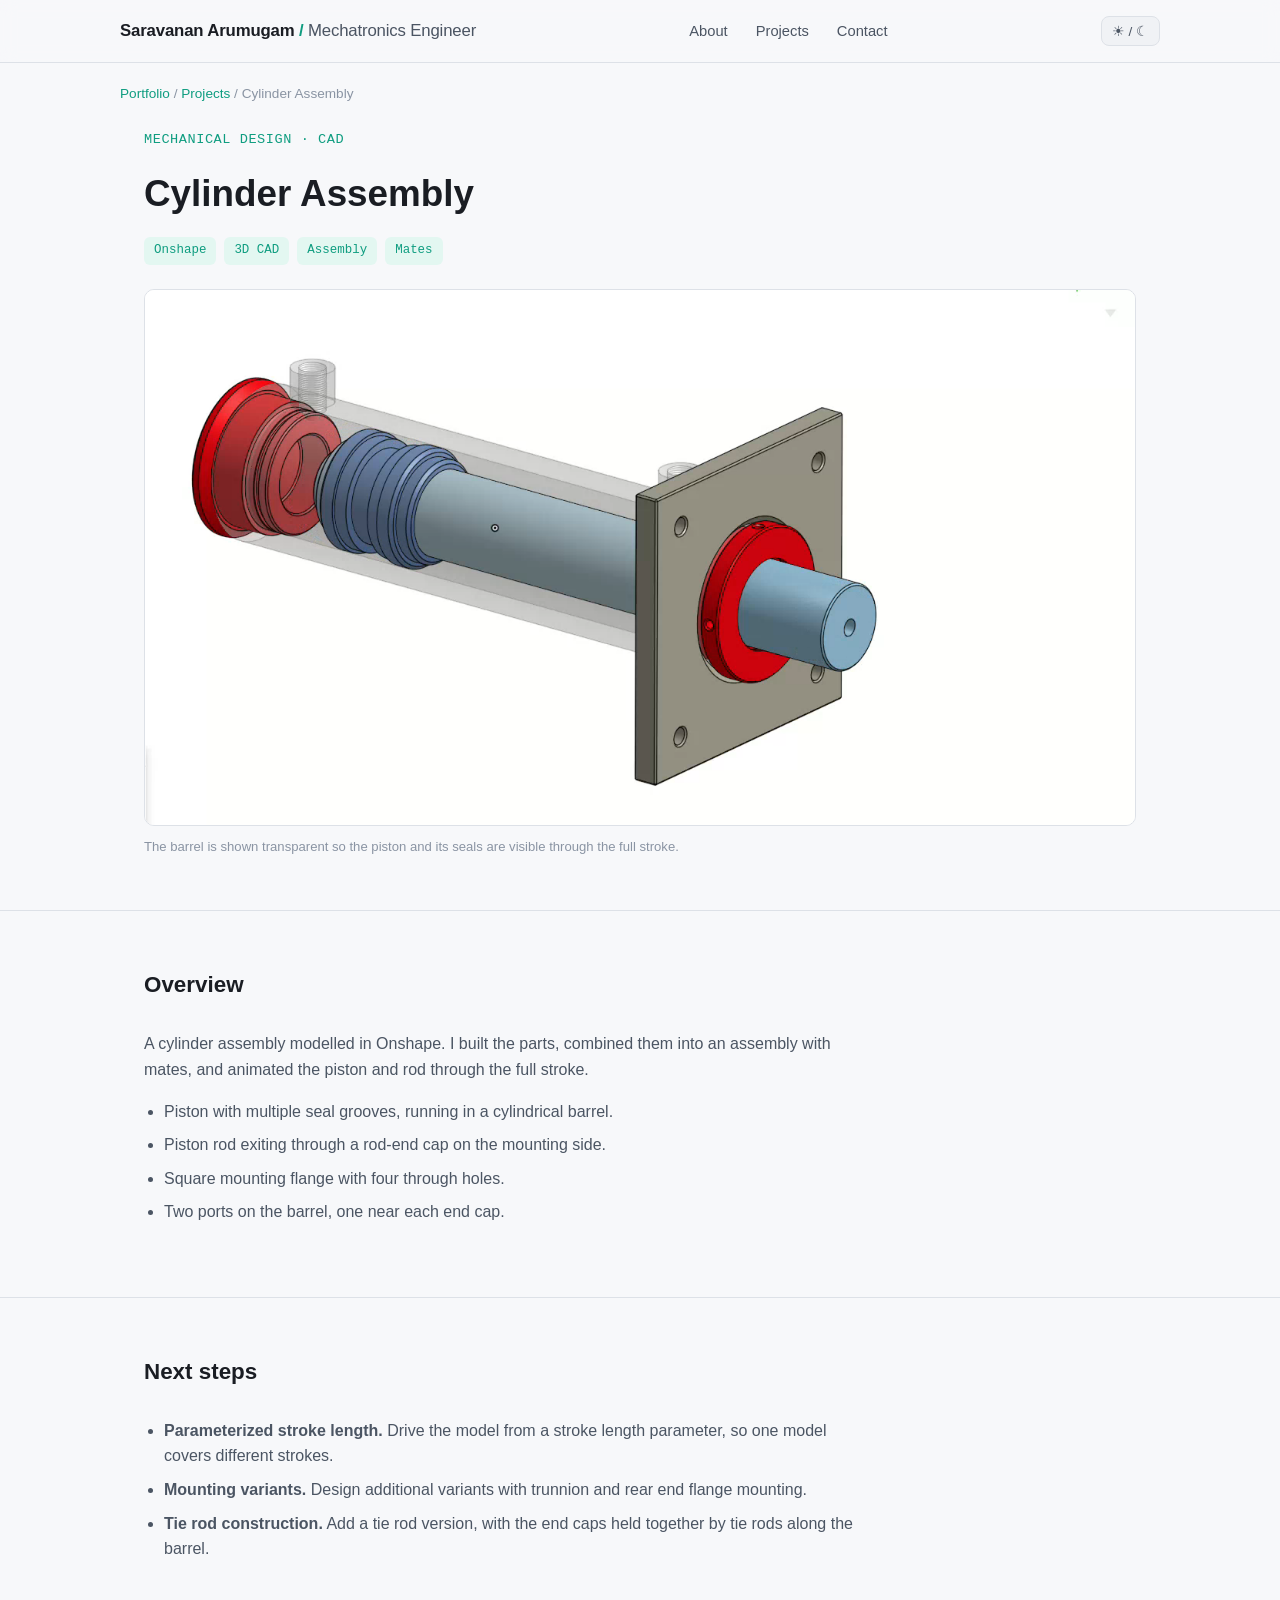
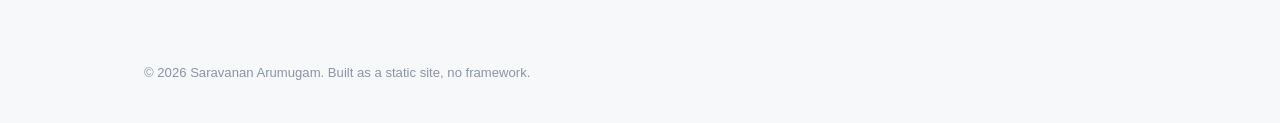
<file: projects/cylinder-assembly.html>
<!doctype html>
<html lang="en">
<head>
<meta charset="utf-8" />
<meta name="viewport" content="width=device-width, initial-scale=1" />
<title>Cylinder Assembly — Saravanan Arumugam</title>
<meta name="description" content="Flange-mounted cylinder assembly modelled in Onshape, with an animated piston and rod stroke." />
<link rel="stylesheet" href="../assets/css/style.css" />
</head>
<body>

<header class="site">
  <div class="wrap nav">
    <a class="name" href="../index.html">Saravanan Arumugam <span>/</span> <b class="role">Mechatronics Engineer</b></a>
    <ul>
      <li><a href="../index.html#about">About</a></li>
      <li><a href="../index.html#projects">Projects</a></li>
      <li><a href="../index.html#contact">Contact</a></li>
    </ul>
    <button class="theme-toggle" data-theme-toggle aria-label="Toggle color theme">☀ / ☾</button>
  </div>
</header>

<div class="wrap breadcrumb">
  <a href="../index.html">Portfolio</a> / <a href="../index.html#projects">Projects</a> / Cylinder Assembly
</div>

<section class="project-hero">
  <div class="wrap">
    <div class="eyebrow">Mechanical Design · CAD</div>
    <h1>Cylinder Assembly</h1>
    <div class="tags">
      <span>Onshape</span>
      <span>3D CAD</span>
      <span>Assembly</span>
      <span>Mates</span>
    </div>

    <div class="video-frame">
      <video src="../assets/video/cylinder-stroke.webm" poster="../assets/img/cylinder-poster.jpg"
             autoplay muted loop playsinline controls preload="metadata"
             aria-label="Animation of the cylinder assembly: the piston and rod travel through a transparent barrel between the two end caps">
      </video>
    </div>
    <p class="viewer-note">
      The barrel is shown transparent so the piston and its seals are visible through the full stroke.
    </p>
  </div>
</section>

<section>
  <div class="wrap">
    <div class="section-head">
      <h2>Overview</h2>
    </div>
    <div class="prose">
      <p>
        A cylinder assembly modelled in Onshape. I built the parts,
        combined them into an assembly with mates, and animated the
        piston and rod through the full stroke.
      </p>
      <ul>
        <li>Piston with multiple seal grooves, running in a cylindrical barrel.</li>
        <li>Piston rod exiting through a rod-end cap on the mounting side.</li>
        <li>Square mounting flange with four through holes.</li>
        <li>Two ports on the barrel, one near each end cap.</li>
      </ul>
      <!-- Optional: purpose, bore / stroke / rod size, pneumatic or hydraulic. -->
    </div>
  </div>
</section>

<section>
  <div class="wrap">
    <div class="section-head">
      <h2>Next steps</h2>
    </div>
    <div class="prose">
      <ul>
        <li><strong>Parameterized stroke length.</strong> Drive the model from a stroke length parameter, so one model covers different strokes.</li>
        <li><strong>Mounting variants.</strong> Design additional variants with trunnion and rear end flange mounting.</li>
        <li><strong>Tie rod construction.</strong> Add a tie rod version, with the end caps held together by tie rods along the barrel.</li>
      </ul>
    </div>
  </div>
</section>

<footer class="site">
  <div class="wrap">
    © <span id="year"></span> Saravanan Arumugam. Built as a static site, no framework.
  </div>
</footer>

<script src="../assets/js/main.js"></script>
<script>document.getElementById("year").textContent = new Date().getFullYear();</script>
</body>
</html>
</file>
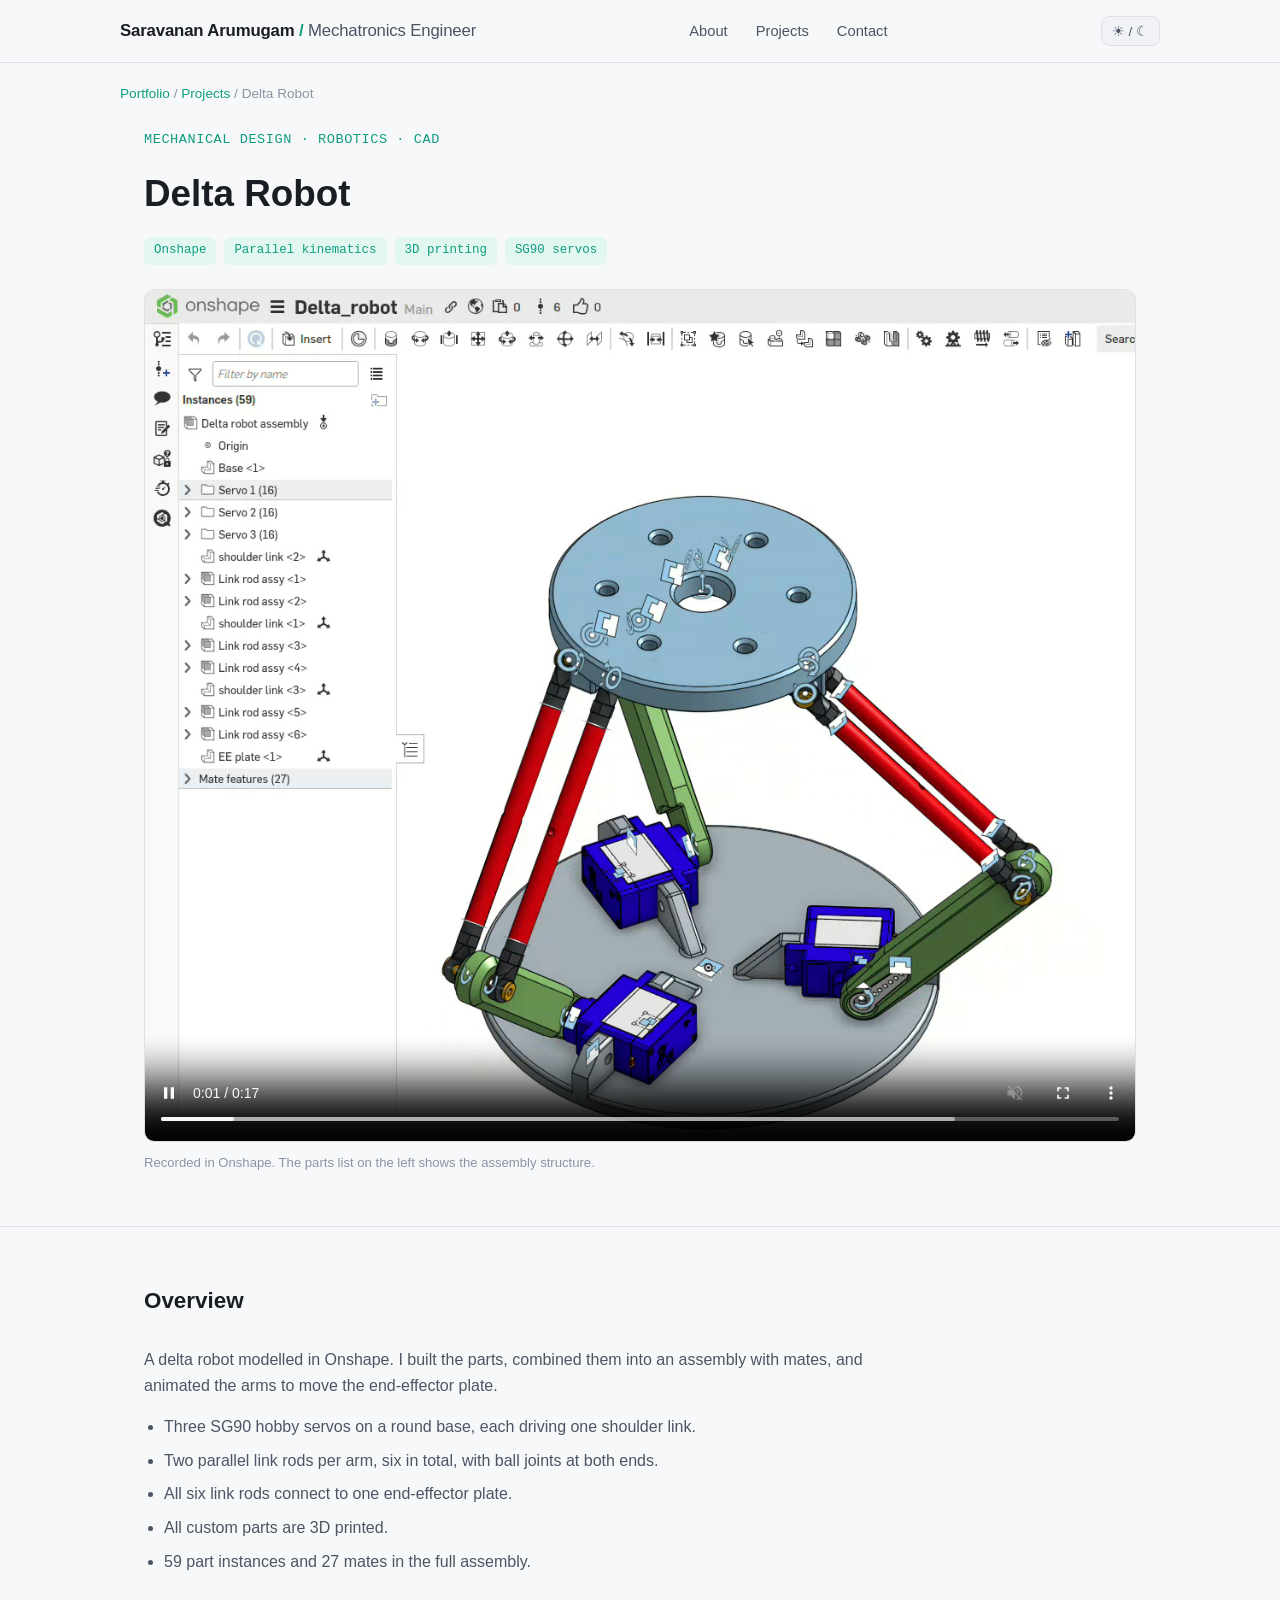
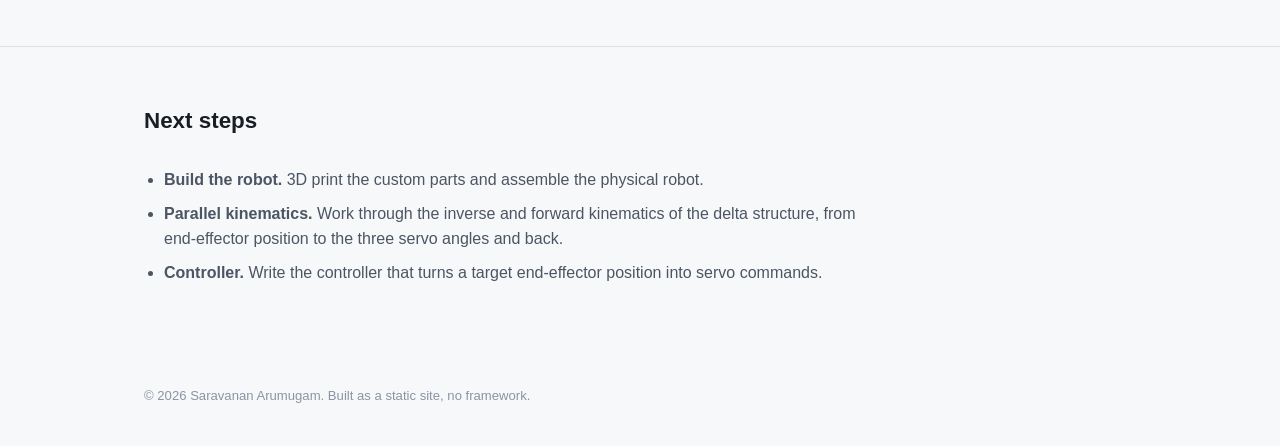
<file: projects/delta-robot.html>
<!doctype html>
<html lang="en">
<head>
<meta charset="utf-8" />
<meta name="viewport" content="width=device-width, initial-scale=1" />
<title>Delta Robot — Saravanan Arumugam</title>
<meta name="description" content="Delta robot with SG90 servos and 3D printed parts, modelled in Onshape, with an animation of the end-effector plate moving." />
<link rel="stylesheet" href="../assets/css/style.css" />
</head>
<body>

<header class="site">
  <div class="wrap nav">
    <a class="name" href="../index.html">Saravanan Arumugam <span>/</span> <b class="role">Mechatronics Engineer</b></a>
    <ul>
      <li><a href="../index.html#about">About</a></li>
      <li><a href="../index.html#projects">Projects</a></li>
      <li><a href="../index.html#contact">Contact</a></li>
    </ul>
    <button class="theme-toggle" data-theme-toggle aria-label="Toggle color theme">☀ / ☾</button>
  </div>
</header>

<div class="wrap breadcrumb">
  <a href="../index.html">Portfolio</a> / <a href="../index.html#projects">Projects</a> / Delta Robot
</div>

<section class="project-hero">
  <div class="wrap">
    <div class="eyebrow">Mechanical Design · Robotics · CAD</div>
    <h1>Delta Robot</h1>
    <div class="tags">
      <span>Onshape</span>
      <span>Parallel kinematics</span>
      <span>3D printing</span>
      <span>SG90 servos</span>
    </div>

    <div class="video-frame">
      <video src="../assets/video/delta-robot.webm" poster="../assets/img/delta-robot-poster.jpg"
             autoplay muted loop playsinline controls preload="metadata"
             aria-label="Animation of the delta robot assembly in Onshape: three servo-driven arms move the end-effector plate">
      </video>
    </div>
    <p class="viewer-note">
      Recorded in Onshape. The parts list on the left shows the assembly structure.
    </p>
  </div>
</section>

<section>
  <div class="wrap">
    <div class="section-head">
      <h2>Overview</h2>
    </div>
    <div class="prose">
      <p>
        A delta robot modelled in Onshape. I built the parts, combined
        them into an assembly with mates, and animated the arms to move
        the end-effector plate.
      </p>
      <ul>
        <li>Three SG90 hobby servos on a round base, each driving one shoulder link.</li>
        <li>Two parallel link rods per arm, six in total, with ball joints at both ends.</li>
        <li>All six link rods connect to one end-effector plate.</li>
        <li>All custom parts are 3D printed.</li>
        <li>59 part instances and 27 mates in the full assembly.</li>
      </ul>
      <!-- Optional: purpose, workspace size. -->
    </div>
  </div>
</section>

<section>
  <div class="wrap">
    <div class="section-head">
      <h2>Next steps</h2>
    </div>
    <div class="prose">
      <ul>
        <li><strong>Build the robot.</strong> 3D print the custom parts and assemble the physical robot.</li>
        <li><strong>Parallel kinematics.</strong> Work through the inverse and forward kinematics of the delta structure, from end-effector position to the three servo angles and back.</li>
        <li><strong>Controller.</strong> Write the controller that turns a target end-effector position into servo commands.</li>
      </ul>
    </div>
  </div>
</section>

<footer class="site">
  <div class="wrap">
    © <span id="year"></span> Saravanan Arumugam. Built as a static site, no framework.
  </div>
</footer>

<script src="../assets/js/main.js"></script>
<script>document.getElementById("year").textContent = new Date().getFullYear();</script>
</body>
</html>
</file>
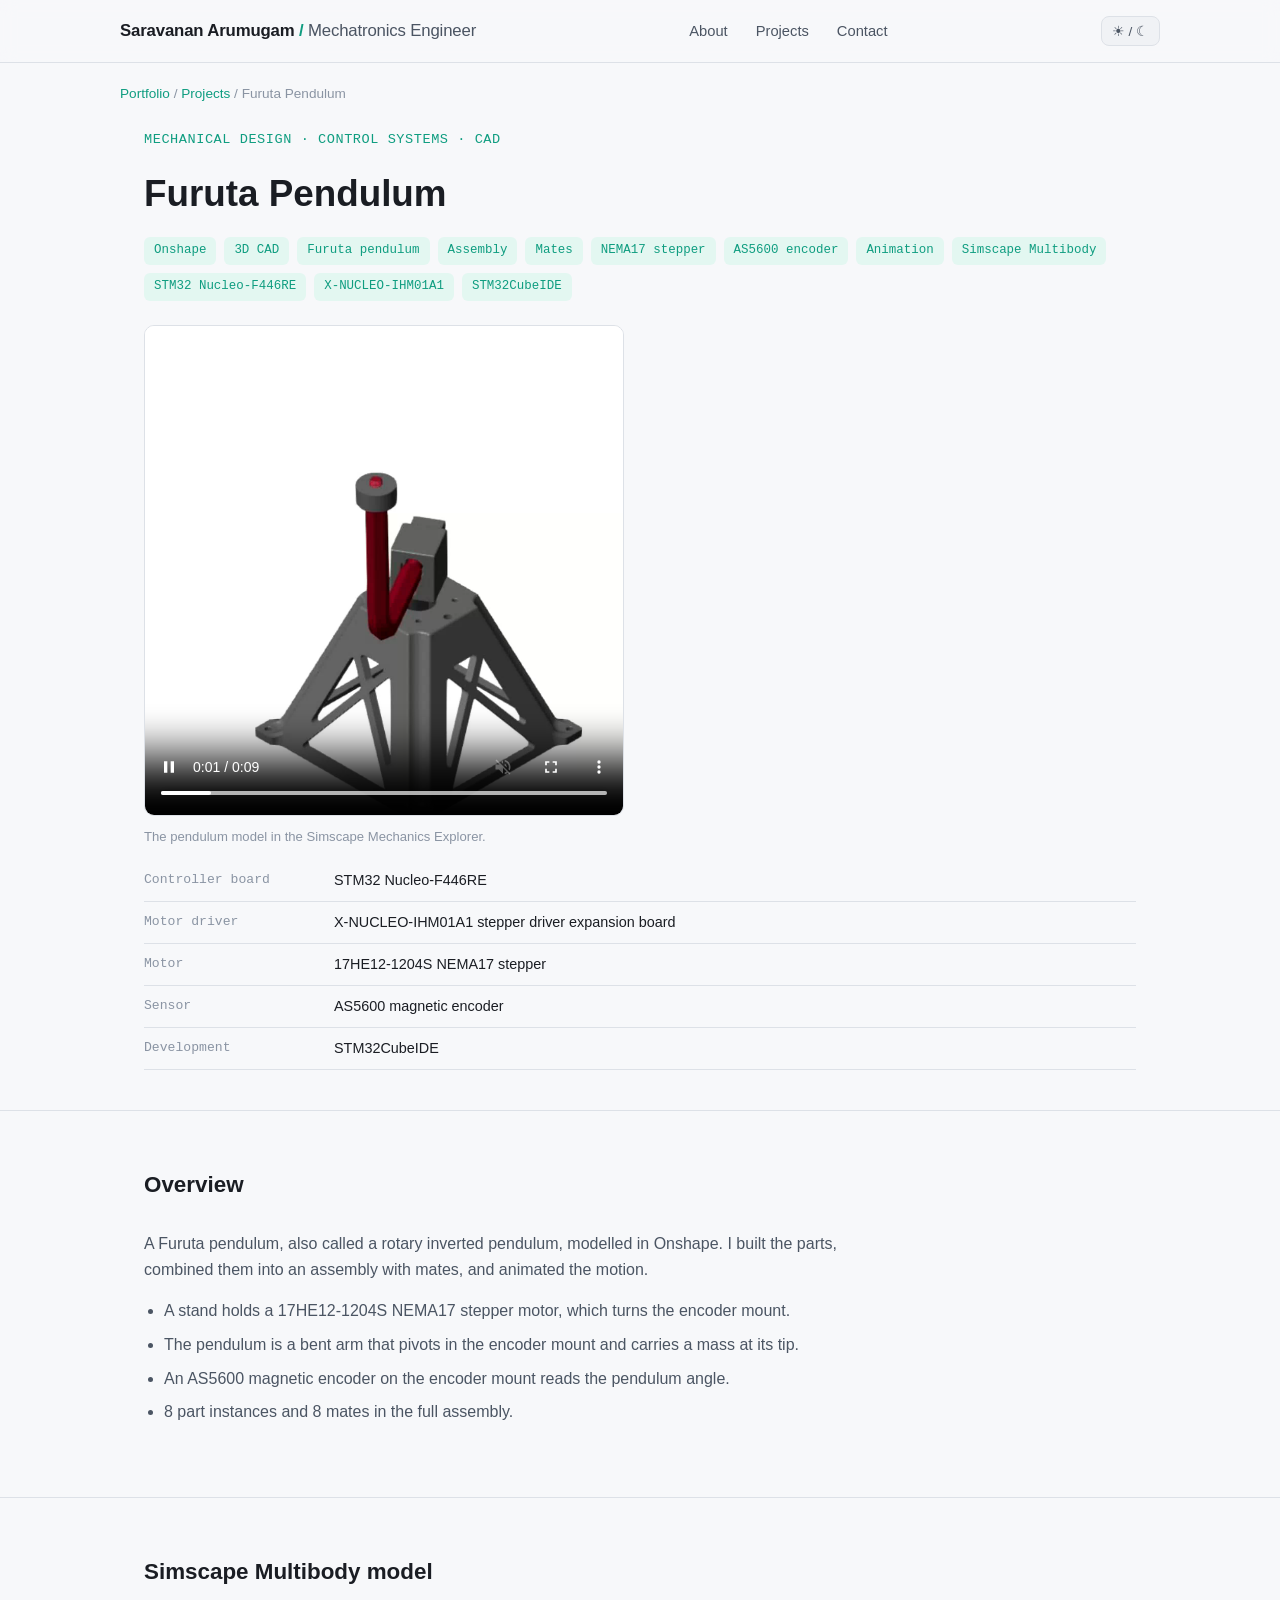
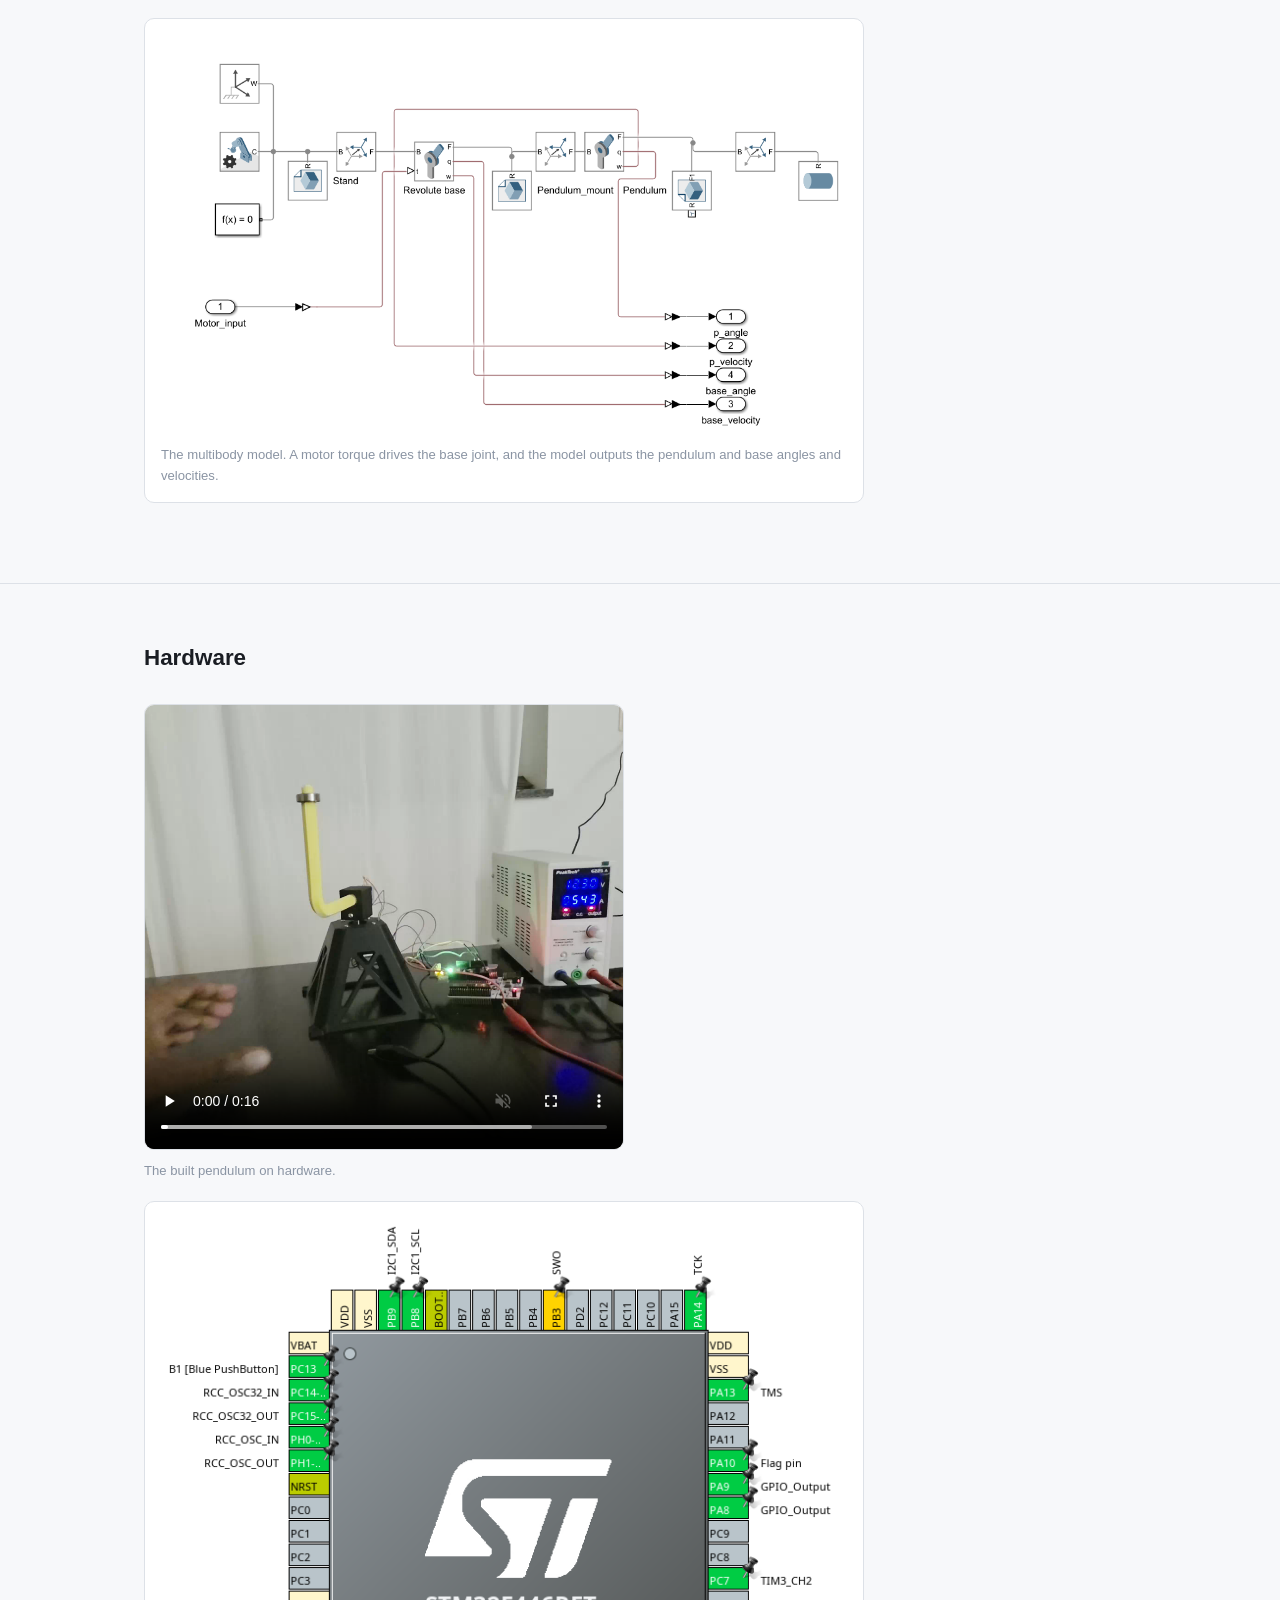
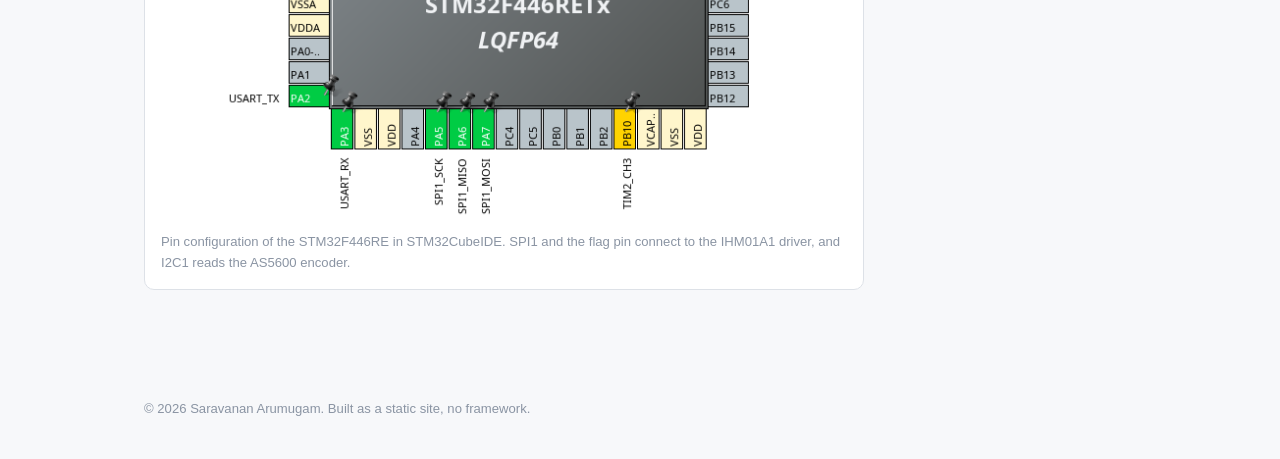
<file: projects/inverted-pendulum.html>
<!doctype html>
<html lang="en">
<head>
<meta charset="utf-8" />
<meta name="viewport" content="width=device-width, initial-scale=1" />
<title>Furuta Pendulum — Saravanan Arumugam</title>
<meta name="description" content="Furuta pendulum (rotary inverted pendulum) modelled in Onshape, with a NEMA17 stepper motor driving the arm and an AS5600 magnetic encoder reading the pendulum angle." />
<link rel="stylesheet" href="../assets/css/style.css" />
</head>
<body>

<header class="site">
  <div class="wrap nav">
    <a class="name" href="../index.html">Saravanan Arumugam <span>/</span> <b class="role">Mechatronics Engineer</b></a>
    <ul>
      <li><a href="../index.html#about">About</a></li>
      <li><a href="../index.html#projects">Projects</a></li>
      <li><a href="../index.html#contact">Contact</a></li>
    </ul>
    <button class="theme-toggle" data-theme-toggle aria-label="Toggle color theme">☀ / ☾</button>
  </div>
</header>

<div class="wrap breadcrumb">
  <a href="../index.html">Portfolio</a> / <a href="../index.html#projects">Projects</a> / Furuta Pendulum
</div>

<section class="project-hero">
  <div class="wrap">
    <div class="eyebrow">Mechanical Design · Control Systems · CAD</div>
    <h1>Furuta Pendulum</h1>
    <div class="tags">
      <span>Onshape</span>
      <span>3D CAD</span>
      <span>Furuta pendulum</span>
      <span>Assembly</span>
      <span>Mates</span>
      <span>NEMA17 stepper</span>
      <span>AS5600 encoder</span>
      <span>Animation</span>
      <span>Simscape Multibody</span>
      <span>STM32 Nucleo-F446RE</span>
      <span>X-NUCLEO-IHM01A1</span>
      <span>STM32CubeIDE</span>
    </div>

    <div class="video-frame narrow">
      <video src="../assets/video/furuta-pendulum-simscape.webm"
             autoplay muted loop playsinline controls preload="metadata"
             aria-label="Simscape Mechanics Explorer animation of the Furuta pendulum model">
      </video>
    </div>
    <p class="viewer-note">The pendulum model in the Simscape Mechanics Explorer.</p>

    <table class="spec-table">
      <tr><td>Controller board</td><td>STM32 Nucleo-F446RE</td></tr>
      <tr><td>Motor driver</td><td>X-NUCLEO-IHM01A1 stepper driver expansion board</td></tr>
      <tr><td>Motor</td><td>17HE12-1204S NEMA17 stepper</td></tr>
      <tr><td>Sensor</td><td>AS5600 magnetic encoder</td></tr>
      <tr><td>Development</td><td>STM32CubeIDE</td></tr>
    </table>
  </div>
</section>

<section>
  <div class="wrap">
    <div class="section-head">
      <h2>Overview</h2>
    </div>
    <div class="prose">
      <p>
        A Furuta pendulum, also called a rotary inverted pendulum, modelled
        in Onshape. I built the parts,
        combined them into an assembly with mates, and animated the motion.
      </p>
      <ul>
        <li>A stand holds a 17HE12-1204S NEMA17 stepper motor, which turns the encoder mount.</li>
        <li>The pendulum is a bent arm that pivots in the encoder mount and carries a mass at its tip.</li>
        <li>An AS5600 magnetic encoder on the encoder mount reads the pendulum angle.</li>
        <li>8 part instances and 8 mates in the full assembly.</li>
      </ul>
      <!-- Optional: controller, firmware, build photos. -->
    </div>
  </div>
</section>

<section>
  <div class="wrap">
    <div class="section-head">
      <h2>Simscape Multibody model</h2>
    </div>
    <div class="prose">
      <figure class="diagram">
        <img src="../assets/img/furuta-pendulum-multibody.png" alt="Simscape Multibody diagram of the pendulum: world frame and solver configuration, the stand, a torque-driven revolute joint for the base, the pendulum mount, a second revolute joint for the pendulum and a tip mass. A Motor_input port drives the base joint, and the pendulum angle and velocity and base angle and velocity are outputs." loading="lazy" />
        <figcaption>The multibody model. A motor torque drives the base joint, and the model outputs the pendulum and base angles and velocities.</figcaption>
      </figure>
    </div>
  </div>
</section>

<section>
  <div class="wrap">
    <div class="section-head">
      <h2>Hardware</h2>
    </div>
    <div class="video-frame narrow">
      <video src="../assets/video/furuta-pendulum-hardware.webm"
             autoplay muted loop playsinline controls preload="metadata"
             aria-label="The built Furuta pendulum running on hardware">
      </video>
    </div>
    <p class="viewer-note">
      The built pendulum on hardware.
    </p>

    <figure class="diagram">
      <img src="../assets/img/furuta-pendulum-nucleo-pins.png" alt="STM32CubeIDE pinout view of the STM32F446RET6 in LQFP64: SPI1 on PA5, PA6 and PA7, a flag pin on PA10, GPIO outputs on PA8 and PA9, TIM3_CH2 on PC7, TIM2_CH3 on PB10, I2C1 on PB8 and PB9, USART2 on PA2 and PA3, and the blue push button on PC13" loading="lazy" />
      <figcaption>Pin configuration of the STM32F446RE in STM32CubeIDE. SPI1 and the flag pin connect to the IHM01A1 driver, and I2C1 reads the AS5600 encoder.</figcaption>
    </figure>
  </div>
</section>

<footer class="site">
  <div class="wrap">
    © <span id="year"></span> Saravanan Arumugam. Built as a static site, no framework.
  </div>
</footer>

<script src="../assets/js/main.js"></script>
<script>document.getElementById("year").textContent = new Date().getFullYear();</script>
</body>
</html>
</file>
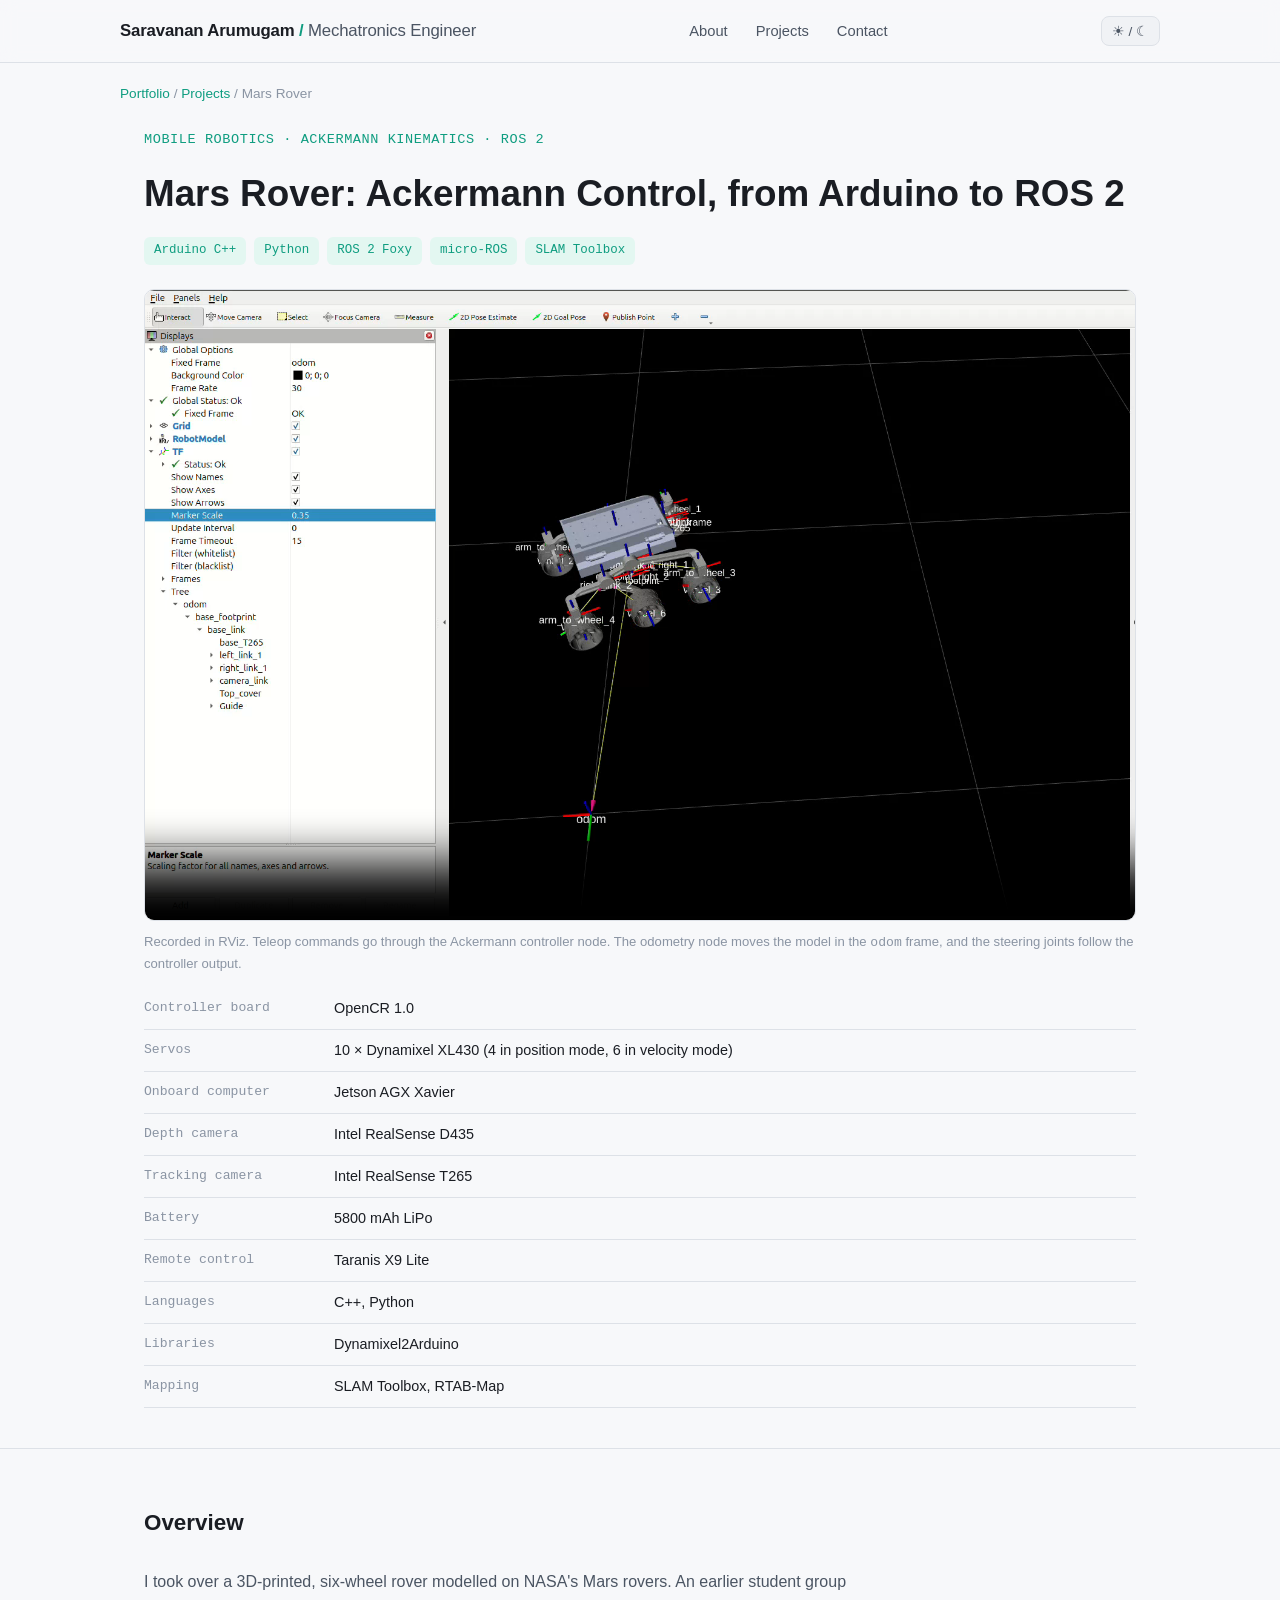
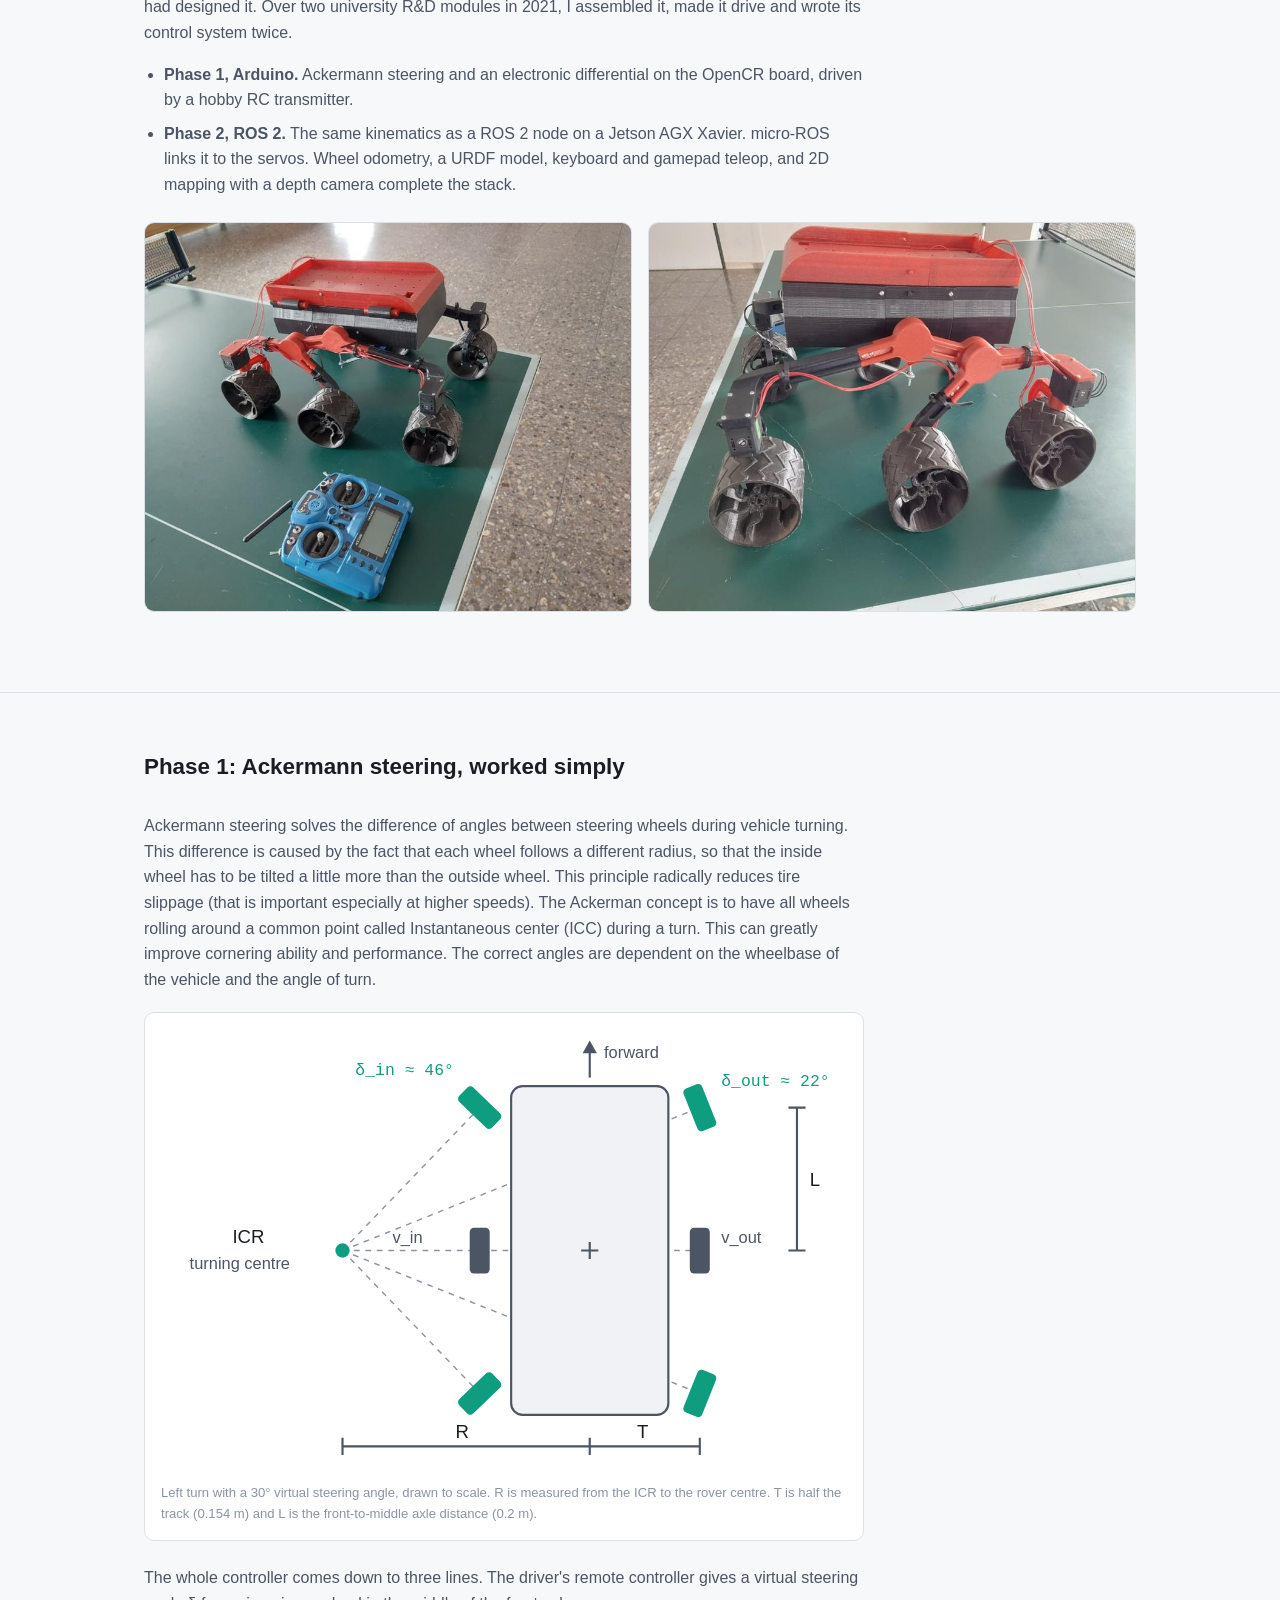
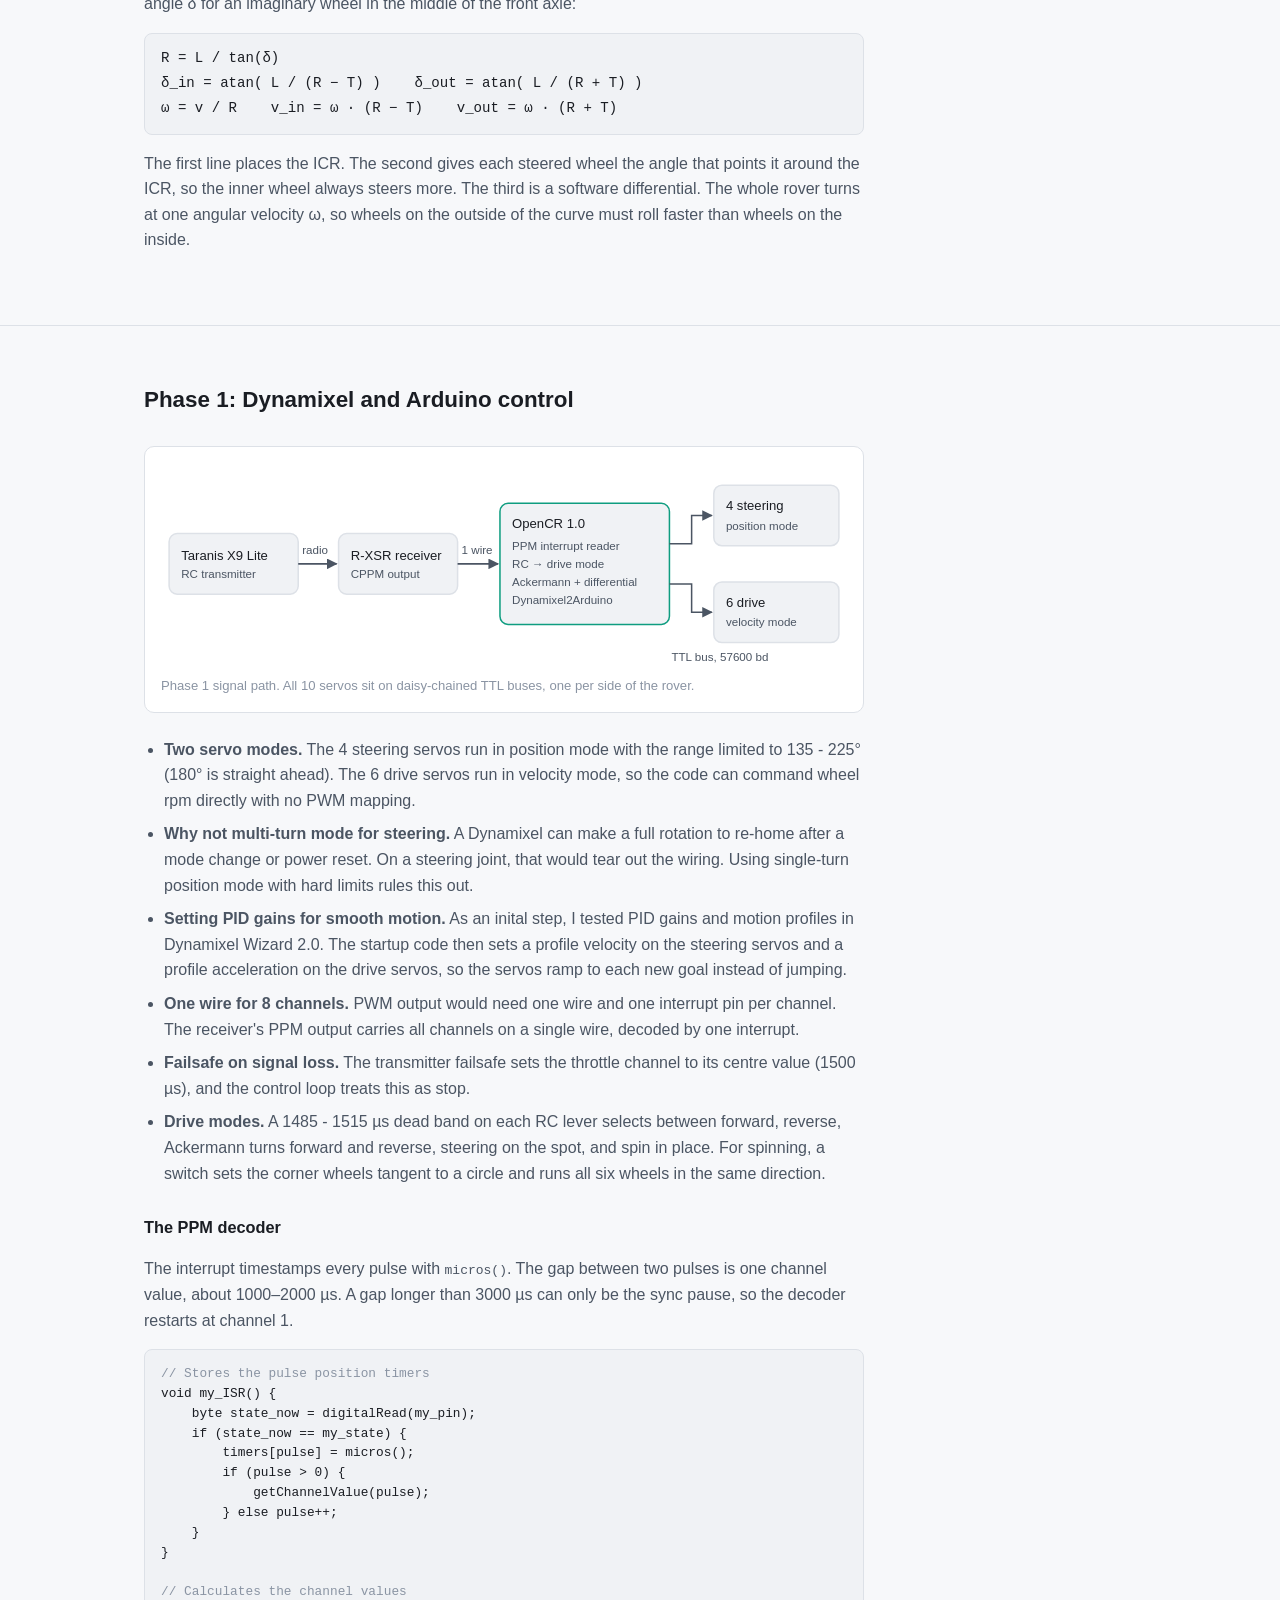
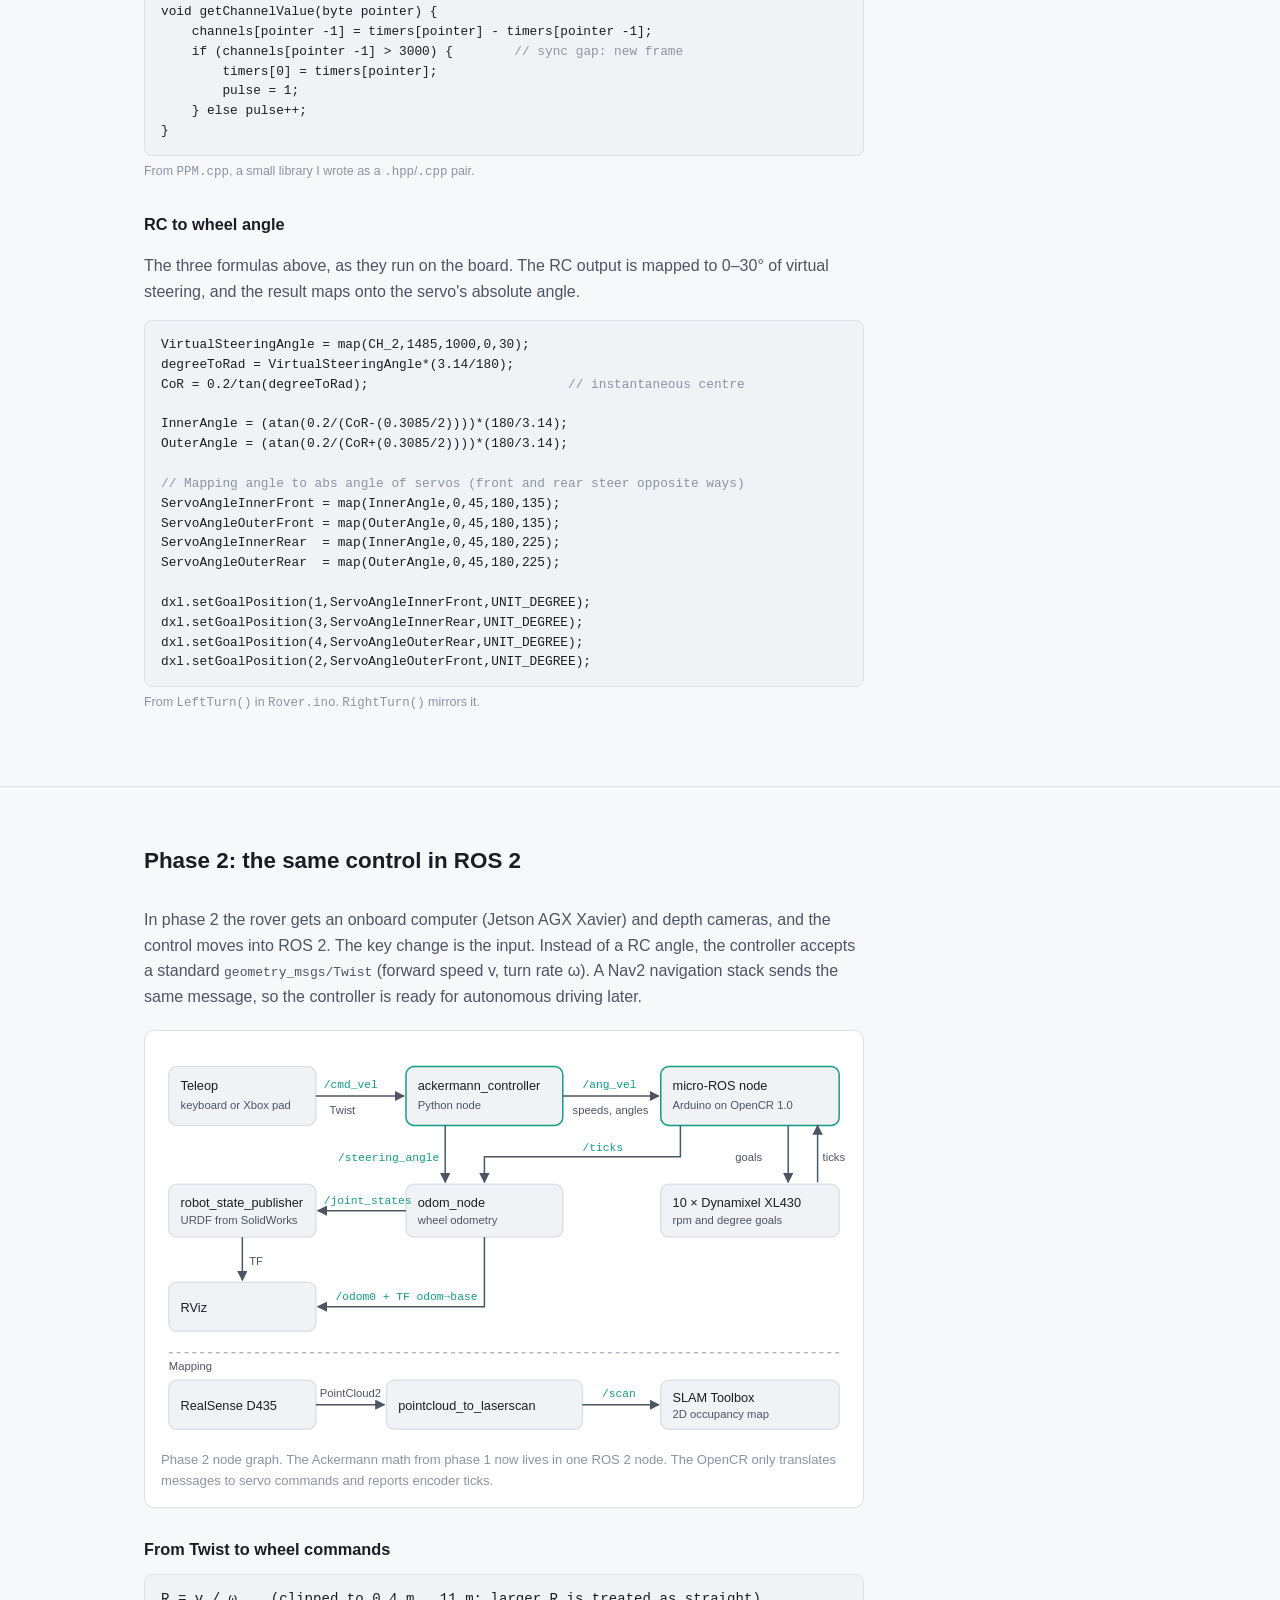
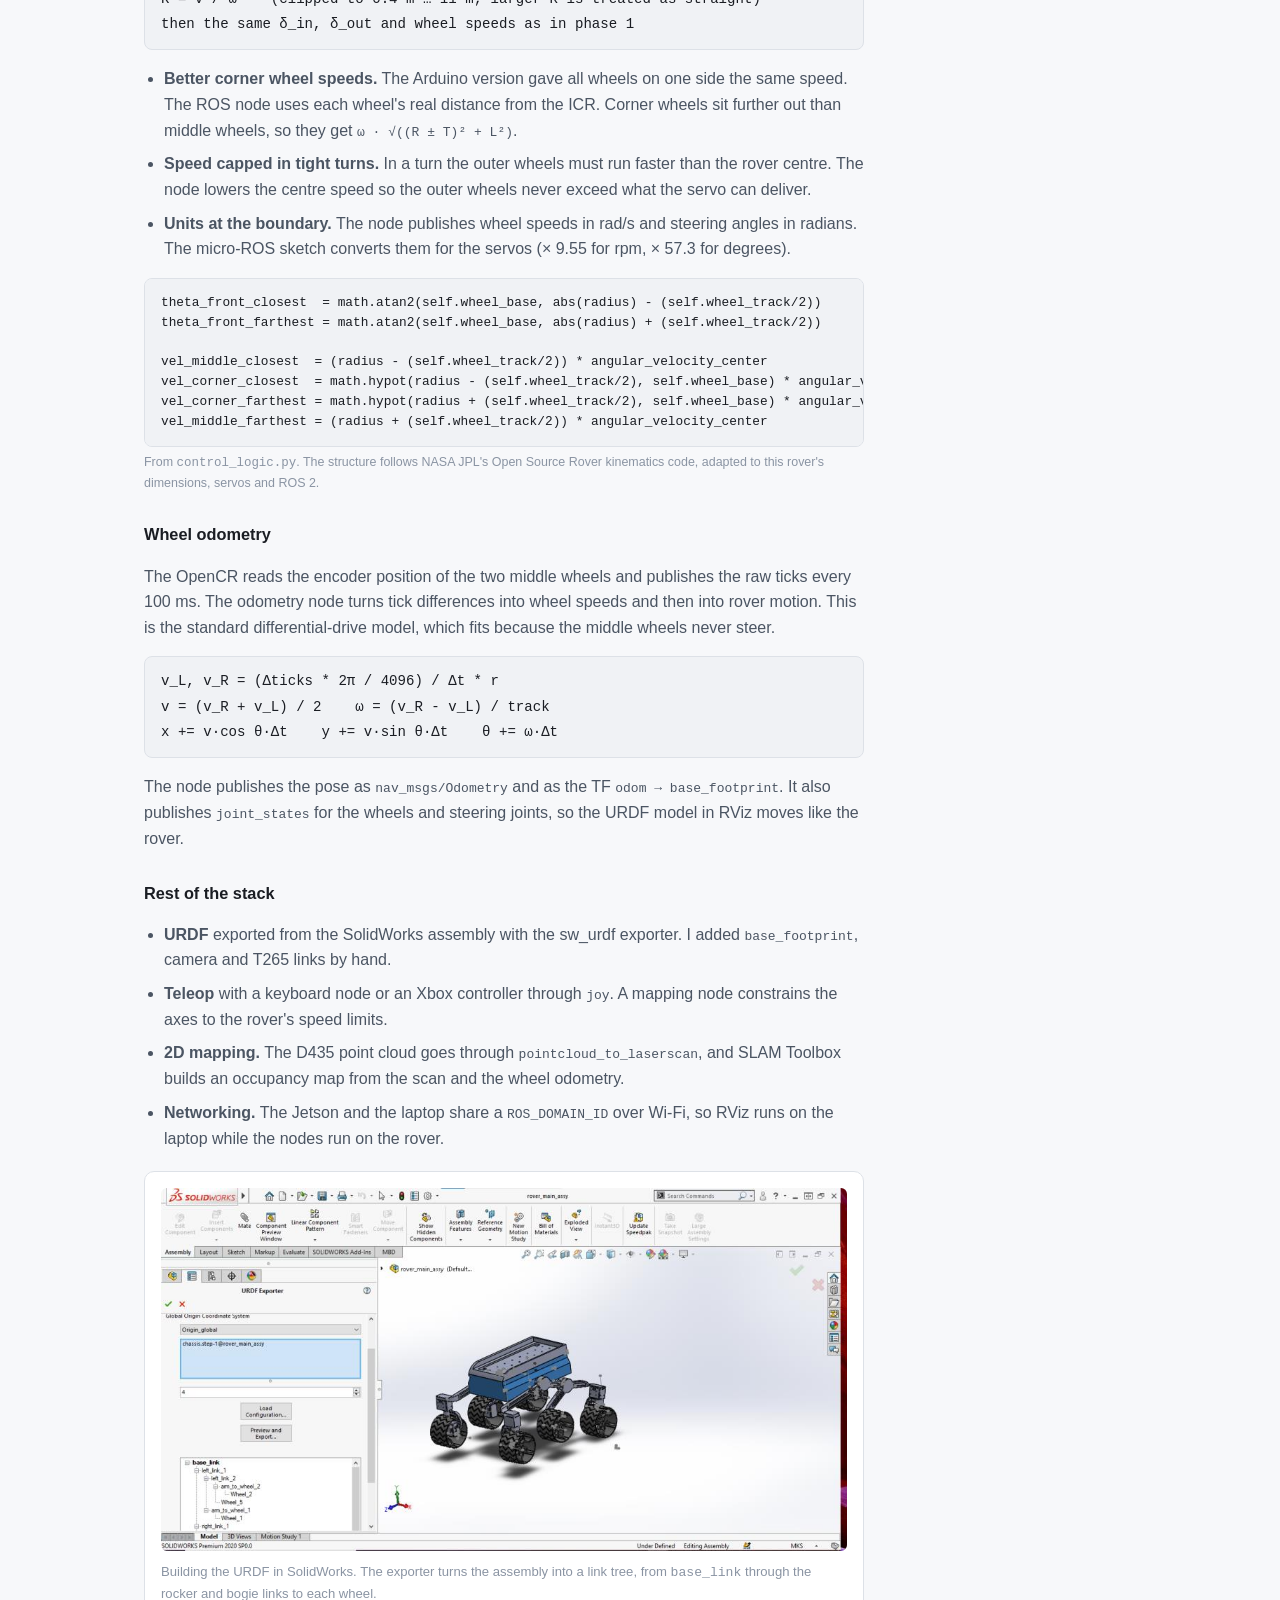
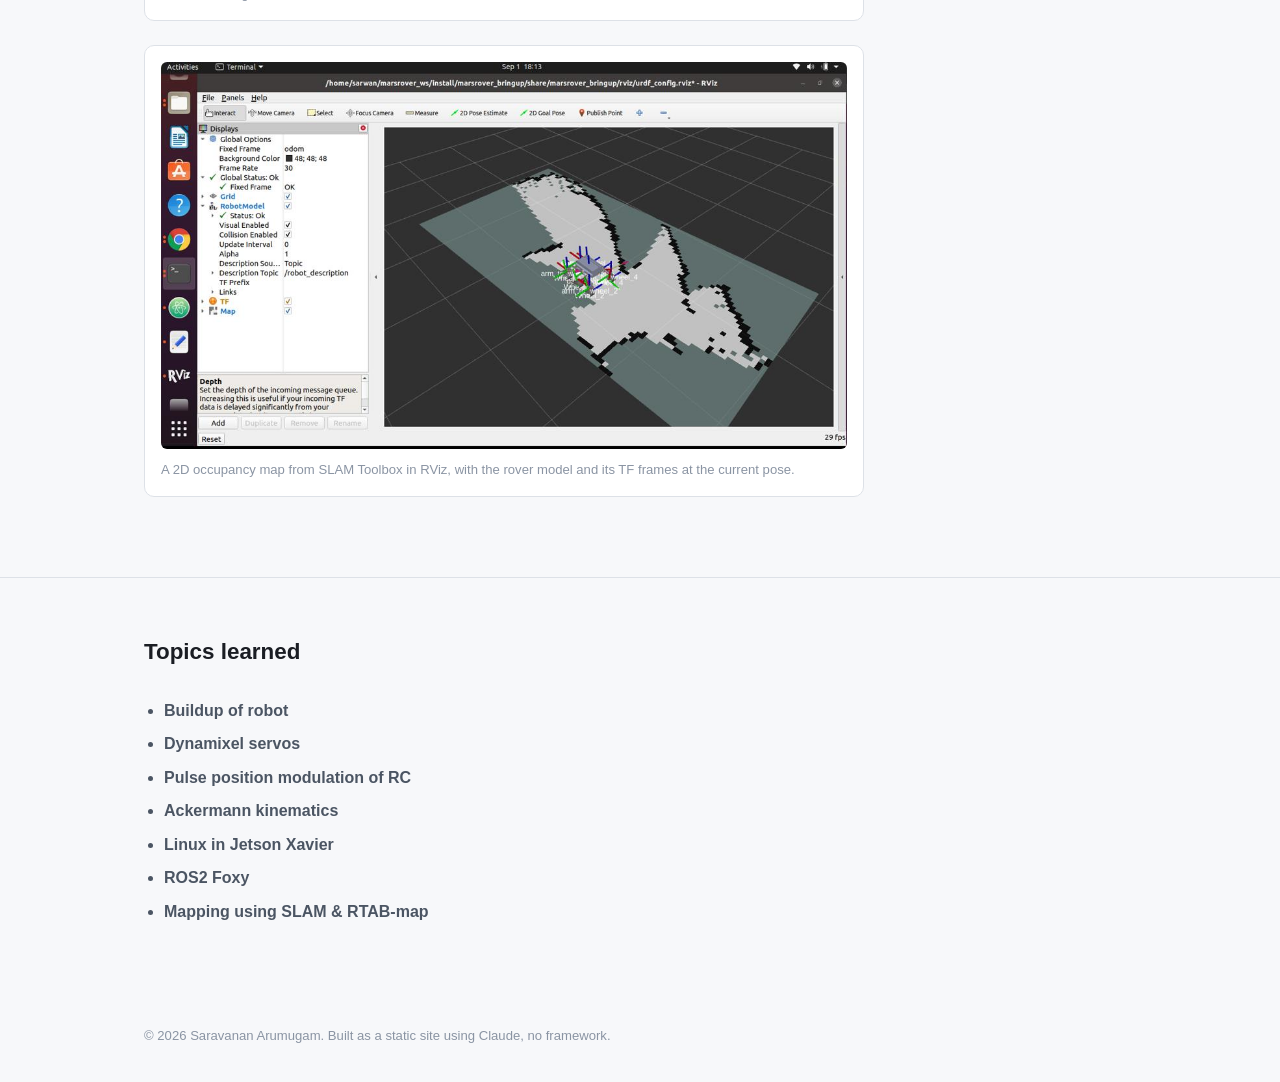
<file: projects/mars-rover.html>
<!doctype html>
<html lang="en">
<head>
<meta charset="utf-8" />
<meta name="viewport" content="width=device-width, initial-scale=1" />
<title>Mars Rover: Ackermann Control, Arduino to ROS 2 — Saravanan Arumugam</title>
<meta name="description" content="Six-wheel rocker-bogie rover with 10 Dynamixel servos. Ackermann steering and RC control on an OpenCR board, then a ROS 2 controller with micro-ROS, odometry and SLAM." />
<link rel="stylesheet" href="../assets/css/style.css" />
</head>
<body>

<header class="site">
  <div class="wrap nav">
    <a class="name" href="../index.html">Saravanan Arumugam <span>/</span> <b class="role">Mechatronics Engineer</b></a>
    <ul>
      <li><a href="../index.html#about">About</a></li>
      <li><a href="../index.html#projects">Projects</a></li>
      <li><a href="../index.html#contact">Contact</a></li>
    </ul>
    <button class="theme-toggle" data-theme-toggle aria-label="Toggle color theme">☀ / ☾</button>
  </div>
</header>

<div class="wrap breadcrumb">
  <a href="../index.html">Portfolio</a> / <a href="../index.html#projects">Projects</a> / Mars Rover
</div>

<section class="project-hero">
  <div class="wrap">
    <div class="eyebrow">Mobile Robotics · Ackermann Kinematics · ROS 2</div>
    <h1>Mars Rover: Ackermann Control, from Arduino to ROS 2</h1>
    <div class="tags">
      <span>Arduino C++</span>
      <span>Python</span>
      <span>ROS 2 Foxy</span>
      <span>micro-ROS</span>
      <span>SLAM Toolbox</span>
    </div>

    <div class="video-frame">
      <video src="../assets/video/mars-rover-rviz.webm" poster="../assets/img/mars-rover-rviz-poster.jpg"
             autoplay muted loop playsinline controls preload="metadata"
             aria-label="RViz screen recording: the six-wheel rover model drives and steers in the odom frame under teleop commands">
      </video>
    </div>
    <p class="viewer-note">
      Recorded in RViz. Teleop commands go through the Ackermann controller node. The odometry node moves the model
      in the <code>odom</code> frame, and the steering joints follow the controller output.
    </p>

    <table class="spec-table">
      <tr><td>Controller board</td><td>OpenCR 1.0</td></tr>
      <tr><td>Servos</td><td>10 × Dynamixel XL430 (4 in position mode, 6 in velocity mode)</td></tr>
      <tr><td>Onboard computer</td><td>Jetson AGX Xavier</td></tr>
      <tr><td>Depth camera</td><td>Intel RealSense D435</td></tr>
      <tr><td>Tracking camera</td><td>Intel RealSense T265</td></tr>
      <tr><td>Battery</td><td>5800 mAh LiPo</td></tr>
      <tr><td>Remote control</td><td>Taranis X9 Lite</td></tr>
      <tr><td>Languages</td><td>C++, Python</td></tr>
      <tr><td>Libraries</td><td>Dynamixel2Arduino</td></tr>
      <tr><td>Mapping</td><td>SLAM Toolbox, RTAB-Map</td></tr>
    </table>
  </div>
</section>

<section>
  <div class="wrap">
    <div class="section-head">
      <h2>Overview</h2>
    </div>
    <div class="prose">
      <p>
        I took over a 3D-printed, six-wheel rover modelled on NASA's Mars rovers. An earlier student group had
        designed it. Over two university R&amp;D modules in 2021, I assembled it, made it drive and wrote
        its control system twice.
      </p>
      <ul>
        <li><strong>Phase 1, Arduino.</strong> Ackermann steering and an electronic differential on the OpenCR board, driven by a hobby RC transmitter.</li>
        <li><strong>Phase 2, ROS 2.</strong> The same kinematics as a ROS 2 node on a Jetson AGX Xavier. micro-ROS links it to the servos. Wheel odometry, a URDF model, keyboard and gamepad teleop, and 2D mapping with a depth camera complete the stack.</li>
      </ul>
    </div>

    <div class="gallery">
      <img src="../assets/img/mars-rover-assembled-left.png" alt="The assembled six-wheel rover with a red and black 3D-printed body and rocker-bogie suspension, next to the blue Taranis X9 Lite RC transmitter" loading="lazy" />
      <img src="../assets/img/mars-rover-assembled-right.png" alt="Side view of the assembled rover showing the rocker-bogie arms, the Dynamixel steering servos on the corner wheels and the 3D-printed wheels" loading="lazy" />
    </div>
  </div>
</section>

<section>
  <div class="wrap">
    <div class="section-head">
      <h2>Phase 1: Ackermann steering, worked simply</h2>
    </div>
    <div class="prose">
      <p>
        Ackermann steering solves the difference of angles between
        steering wheels during vehicle turning. This difference is caused by the fact that each wheel
        follows a different radius, so that the inside wheel has to be tilted a little more than the outside
        wheel. This principle radically reduces tire slippage (that is important especially at higher
        speeds). The Ackerman concept is to have all wheels rolling around a common point called
        Instantaneous center (ICC) during a turn. This can greatly improve cornering ability and
        performance. The correct angles are dependent on the wheelbase of the vehicle and the angle
        of turn.
      </p>

      <figure class="diagram">
        <svg viewBox="100 0 480 310" role="img" aria-label="Top view of the rover turning left. All six wheels point around one centre of rotation on the middle axle line. The inner corner wheels steer 46 degrees, the outer ones 22 degrees.">
          <!-- rays from ICR to every wheel -->
          <line class="dash" x1="227" y1="155" x2="323" y2="55" />
          <line class="dash" x1="227" y1="155" x2="477" y2="55" />
          <line class="dash" x1="227" y1="155" x2="477" y2="155" />
          <line class="dash" x1="227" y1="155" x2="323" y2="255" />
          <line class="dash" x1="227" y1="155" x2="477" y2="255" />

          <!-- chassis -->
          <rect class="body" x="345" y="40" width="110" height="230" rx="8" />
          <line class="ln" x1="400" y1="34" x2="400" y2="14" />
          <polygon class="arrowhead" points="400,8 395,17 405,17" />
          <text class="dim" x="410" y="20">forward</text>
          <path class="ln" d="M394 155h12M400 149v12" />

          <!-- wheels: steered (accent) and fixed middle -->
          <rect class="wheel steer" x="316" y="39" width="14" height="32" rx="3" transform="rotate(-46.1 323 55)" />
          <rect class="wheel steer" x="470" y="39" width="14" height="32" rx="3" transform="rotate(-21.8 477 55)" />
          <rect class="wheel" x="316" y="139" width="14" height="32" rx="3" />
          <rect class="wheel" x="470" y="139" width="14" height="32" rx="3" />
          <rect class="wheel steer" x="316" y="239" width="14" height="32" rx="3" transform="rotate(46.1 323 255)" />
          <rect class="wheel steer" x="470" y="239" width="14" height="32" rx="3" transform="rotate(21.8 477 255)" />

          <!-- ICR -->
          <circle class="dot" cx="227" cy="155" r="5" />
          <text x="150" y="150">ICR</text>
          <text class="dim" x="120" y="168">turning centre</text>

          <!-- angle labels -->
          <text class="mono" x="236" y="32">δ_in ≈ 46°</text>
          <text class="mono" x="492" y="40">δ_out ≈ 22°</text>
          <text class="dim" x="262" y="150">v_in</text>
          <text class="dim" x="492" y="150">v_out</text>

          <!-- dimensions: R and T along the bottom, L at the right -->
          <path class="ln" d="M227 292H477M227 286v12M400 286v12M477 286v12" />
          <text x="306" y="286">R</text>
          <text x="433" y="286">T</text>
          <path class="ln" d="M545 55V155M539 55h12M539 155h12" />
          <text x="554" y="110">L</text>
        </svg>
        <figcaption>
          Left turn with a 30° virtual steering angle, drawn to scale. R is measured from the ICR to the rover centre.
          T is half the track (0.154 m) and L is the front-to-middle axle distance (0.2 m).
        </figcaption>
      </figure>

      <p>The whole controller comes down to three lines. The driver's remote controller gives a virtual steering angle δ for an imaginary wheel in the middle of the front axle:</p>
      <div class="formula">
        R = L / tan(δ)<br />
        δ_in = atan( L / (R − T) )&nbsp;&nbsp;&nbsp;&nbsp;δ_out = atan( L / (R + T) )<br />
        ω = v / R&nbsp;&nbsp;&nbsp;&nbsp;v_in = ω · (R − T)&nbsp;&nbsp;&nbsp;&nbsp;v_out = ω · (R + T)
      </div>
      <p>
        The first line places the ICR. The second gives each steered wheel the angle that points it around the
        ICR, so the inner wheel always steers more. The third is a software differential. The whole rover
        turns at one angular velocity ω, so wheels on the outside of the curve must roll faster than wheels on the inside.
      </p>
    </div>
  </div>
</section>

<section>
  <div class="wrap">
    <div class="section-head">
      <h2>Phase 1: Dynamixel and Arduino control</h2>
    </div>
    <div class="prose">
      <figure class="diagram">
        <svg viewBox="0 0 680 200" role="img" aria-label="Signal flow: Taranis transmitter to R-XSR receiver, one PPM wire to the OpenCR board, then a TTL bus to 4 steering servos in position mode and 6 drive servos in velocity mode.">
          <defs>
            <marker id="a1" viewBox="0 0 10 10" refX="9" refY="5" markerWidth="7" markerHeight="7" orient="auto-start-reverse">
              <path class="arrowhead" d="M0 0L10 5L0 10z" />
            </marker>
          </defs>
          <rect class="box" x="8" y="70" width="128" height="60" rx="8" />
          <text x="20" y="96">Taranis X9 Lite</text>
          <text class="dim" x="20" y="114">RC transmitter</text>

          <rect class="box" x="176" y="70" width="118" height="60" rx="8" />
          <text x="188" y="96">R-XSR receiver</text>
          <text class="dim" x="188" y="114">CPPM output</text>

          <rect class="box hl" x="336" y="40" width="168" height="120" rx="8" />
          <text x="348" y="64">OpenCR 1.0</text>
          <text class="dim" x="348" y="86">PPM interrupt reader</text>
          <text class="dim" x="348" y="104">RC → drive mode</text>
          <text class="dim" x="348" y="122">Ackermann + differential</text>
          <text class="dim" x="348" y="140">Dynamixel2Arduino</text>

          <rect class="box" x="548" y="22" width="124" height="60" rx="8" />
          <text x="560" y="47">4 steering</text>
          <text class="dim" x="560" y="66">position mode</text>

          <rect class="box" x="548" y="118" width="124" height="60" rx="8" />
          <text x="560" y="143">6 drive</text>
          <text class="dim" x="560" y="162">velocity mode</text>

          <line class="ln" x1="136" y1="100" x2="174" y2="100" marker-end="url(#a1)" />
          <text class="dim" x="140" y="90">radio</text>
          <line class="ln" x1="294" y1="100" x2="334" y2="100" marker-end="url(#a1)" />
          <text class="dim" x="298" y="90">1 wire</text>
          <path class="ln" d="M504 80H526V52H546" marker-end="url(#a1)" />
          <path class="ln" d="M504 120H526V148H546" marker-end="url(#a1)" />
          <text class="dim" x="506" y="196">TTL bus, 57600 bd</text>
        </svg>
        <figcaption>Phase 1 signal path. All 10 servos sit on daisy-chained TTL buses, one per side of the rover.</figcaption>
      </figure>

      <ul>
        <li><strong>Two servo modes.</strong> The 4 steering servos run in position mode with the range limited to 135 - 225° (180° is straight ahead). The 6 drive servos run in velocity mode, so the code can command wheel rpm directly with no PWM mapping.</li>
        <li><strong>Why not multi-turn mode for steering.</strong> A Dynamixel can make a full rotation to re-home after a mode change or power reset. On a steering joint, that would tear out the wiring. Using single-turn position mode with hard limits rules this out.</li>
        <li><strong>Setting PID gains for smooth motion.</strong> As an inital step, I tested PID gains and motion profiles in Dynamixel Wizard 2.0. The startup code then sets a profile velocity on the steering servos and a profile acceleration on the drive servos, so the servos ramp to each new goal instead of jumping.</li>
        <li><strong>One wire for 8 channels.</strong> PWM output would need one wire and one interrupt pin per channel. The receiver's PPM output carries all channels on a single wire, decoded by one interrupt.</li>
        <li><strong>Failsafe on signal loss.</strong> The transmitter failsafe sets the throttle channel to its centre value (1500 µs), and the control loop treats this as stop.</li>
        <li><strong>Drive modes.</strong> A 1485 - 1515 µs dead band on each RC lever selects between forward, reverse, Ackermann turns forward and reverse, steering on the spot, and spin in place. For spinning, a switch sets the corner wheels tangent to a circle and runs all six wheels in the same direction.</li>
      </ul>

      <h3>The PPM decoder</h3>
      <p>
        The interrupt timestamps every pulse with <code>micros()</code>. The gap between two pulses is one channel value, about 1000–2000 µs.
        A gap longer than 3000 µs can only be the sync pause, so the decoder restarts at channel 1.
      </p>
<pre class="code"><span class="c">// Stores the pulse position timers</span>
void my_ISR() {
    byte state_now = digitalRead(my_pin);
    if (state_now == my_state) {
        timers[pulse] = micros();
        if (pulse > 0) {
            getChannelValue(pulse);
        } else pulse++;
    }
}

<span class="c">// Calculates the channel values</span>
void getChannelValue(byte pointer) {
    channels[pointer -1] = timers[pointer] - timers[pointer -1];
    if (channels[pointer -1] > 3000) {        <span class="c">// sync gap: new frame</span>
        timers[0] = timers[pointer];
        pulse = 1;
    } else pulse++;
}</pre>
      <p class="code-src">From <code>PPM.cpp</code>, a small library I wrote as a <code>.hpp</code>/<code>.cpp</code> pair.</p>

      <h3>RC to wheel angle</h3>
      <p>The three formulas above, as they run on the board. The RC output is mapped to 0–30° of virtual steering, and the result maps onto the servo's absolute angle.</p>
<pre class="code">VirtualSteeringAngle = map(CH_2,1485,1000,0,30);
degreeToRad = VirtualSteeringAngle*(3.14/180);
CoR = 0.2/tan(degreeToRad);                          <span class="c">// instantaneous centre</span>

InnerAngle = (atan(0.2/(CoR-(0.3085/2))))*(180/3.14);
OuterAngle = (atan(0.2/(CoR+(0.3085/2))))*(180/3.14);

<span class="c">// Mapping angle to abs angle of servos (front and rear steer opposite ways)</span>
ServoAngleInnerFront = map(InnerAngle,0,45,180,135);
ServoAngleOuterFront = map(OuterAngle,0,45,180,135);
ServoAngleInnerRear  = map(InnerAngle,0,45,180,225);
ServoAngleOuterRear  = map(OuterAngle,0,45,180,225);

dxl.setGoalPosition(1,ServoAngleInnerFront,UNIT_DEGREE);
dxl.setGoalPosition(3,ServoAngleInnerRear,UNIT_DEGREE);
dxl.setGoalPosition(4,ServoAngleOuterRear,UNIT_DEGREE);
dxl.setGoalPosition(2,ServoAngleOuterFront,UNIT_DEGREE);</pre>
      <p class="code-src">From <code>LeftTurn()</code> in <code>Rover.ino</code>. <code>RightTurn()</code> mirrors it.</p>
    </div>
  </div>
</section>

<section>
  <div class="wrap">
    <div class="section-head">
      <h2>Phase 2: the same control in ROS 2</h2>
    </div>
    <div class="prose">
      <p>
        In phase 2 the rover gets an onboard computer (Jetson AGX Xavier) and depth cameras, and the control moves into ROS 2.
        The key change is the input. Instead of a RC angle, the controller accepts a standard
        <code>geometry_msgs/Twist</code> (forward speed v, turn rate ω). A Nav2 navigation stack sends the same message, so
        the controller is ready for autonomous driving later.
      </p>

      <figure class="diagram">
        <svg viewBox="0 0 700 400" role="img" aria-label="ROS 2 node graph. Teleop publishes cmd_vel to the Ackermann controller. The controller publishes wheel speeds and steering angles on ang_vel to a micro-ROS node on the OpenCR, which drives the Dynamixels and publishes encoder ticks back to the odometry node. The odometry node publishes odom, TF and joint states for RViz. Separately, the RealSense point cloud goes through pointcloud_to_laserscan to SLAM Toolbox.">
          <defs>
            <marker id="a2" viewBox="0 0 10 10" refX="9" refY="5" markerWidth="7" markerHeight="7" orient="auto-start-reverse">
              <path class="arrowhead" d="M0 0L10 5L0 10z" />
            </marker>
          </defs>

          <!-- row 1: command path -->
          <rect class="box" x="8" y="20" width="150" height="60" rx="8" />
          <text x="20" y="44">Teleop</text>
          <text class="dim" x="20" y="63">keyboard or Xbox pad</text>

          <rect class="box hl" x="250" y="20" width="160" height="60" rx="8" />
          <text x="262" y="44">ackermann_controller</text>
          <text class="dim" x="262" y="63">Python node</text>

          <rect class="box hl" x="510" y="20" width="182" height="60" rx="8" />
          <text x="522" y="44">micro-ROS node</text>
          <text class="dim" x="522" y="63">Arduino on OpenCR 1.0</text>

          <line class="ln" x1="158" y1="50" x2="248" y2="50" marker-end="url(#a2)" />
          <text class="mono" x="166" y="42">/cmd_vel</text>
          <text class="dim" x="172" y="68">Twist</text>
          <line class="ln" x1="410" y1="50" x2="508" y2="50" marker-end="url(#a2)" />
          <text class="mono" x="430" y="42">/ang_vel</text>
          <text class="dim" x="420" y="68">speeds, angles</text>

          <!-- servos -->
          <rect class="box" x="510" y="140" width="182" height="54" rx="8" />
          <text x="522" y="163">10 × Dynamixel XL430</text>
          <text class="dim" x="522" y="181">rpm and degree goals</text>
          <path class="ln" d="M640 80V138" marker-end="url(#a2)" />
          <path class="ln" d="M670 138V80" marker-end="url(#a2)" />
          <text class="dim" x="586" y="116">goals</text>
          <text class="dim" x="675" y="116">ticks</text>

          <!-- row 2: odometry -->
          <rect class="box" x="250" y="140" width="160" height="54" rx="8" />
          <text x="262" y="163">odom_node</text>
          <text class="dim" x="262" y="181">wheel odometry</text>
          <path class="ln" d="M530 80V112H330V138" marker-end="url(#a2)" />
          <text class="mono" x="430" y="106">/ticks</text>
          <path class="ln" d="M290 80V138" marker-end="url(#a2)" />
          <text class="mono" x="284" y="116" text-anchor="end">/steering_angle</text>

          <rect class="box" x="8" y="140" width="150" height="54" rx="8" />
          <text x="20" y="163">robot_state_publisher</text>
          <text class="dim" x="20" y="181">URDF from SolidWorks</text>
          <line class="ln" x1="250" y1="167" x2="160" y2="167" marker-end="url(#a2)" />
          <text class="mono" x="166" y="160">/joint_states</text>

          <rect class="box" x="8" y="240" width="150" height="50" rx="8" />
          <text x="20" y="270">RViz</text>
          <path class="ln" d="M83 194V238" marker-end="url(#a2)" />
          <text class="dim" x="90" y="222">TF</text>
          <path class="ln" d="M330 194V265H160" marker-end="url(#a2)" />
          <text class="mono" x="178" y="258">/odom0 + TF odom→base</text>

          <!-- row 3: perception -->
          <line class="dash" x1="8" y1="312" x2="692" y2="312" />
          <text class="dim" x="8" y="330">Mapping</text>
          <rect class="box" x="8" y="340" width="150" height="50" rx="8" />
          <text x="20" y="370">RealSense D435</text>
          <rect class="box" x="230" y="340" width="200" height="50" rx="8" />
          <text x="242" y="370">pointcloud_to_laserscan</text>
          <rect class="box" x="510" y="340" width="182" height="50" rx="8" />
          <text x="522" y="362">SLAM Toolbox</text>
          <text class="dim" x="522" y="379">2D occupancy map</text>
          <line class="ln" x1="158" y1="365" x2="228" y2="365" marker-end="url(#a2)" />
          <text class="dim" x="162" y="357">PointCloud2</text>
          <line class="ln" x1="430" y1="365" x2="508" y2="365" marker-end="url(#a2)" />
          <text class="mono" x="450" y="357">/scan</text>
        </svg>
        <figcaption>Phase 2 node graph. The Ackermann math from phase 1 now lives in one ROS 2 node. The OpenCR only translates messages to servo commands and reports encoder ticks.</figcaption>
      </figure>

      <h3>From Twist to wheel commands</h3>
      <div class="formula">
        R = v / ω&nbsp;&nbsp;&nbsp;&nbsp;(clipped to 0.4 m … 11 m; larger R is treated as straight)<br />
        then the same δ_in, δ_out and wheel speeds as in phase 1
      </div>
      <ul>
        <li><strong>Better corner wheel speeds.</strong> The Arduino version gave all wheels on one side the same speed. The ROS node uses each wheel's real distance from the ICR. Corner wheels sit further out than middle wheels, so they get <code>ω · √((R ± T)² + L²)</code>.</li>
        <li><strong>Speed capped in tight turns.</strong> In a turn the outer wheels must run faster than the rover centre. The node lowers the centre speed so the outer wheels never exceed what the servo can deliver.</li>
        <li><strong>Units at the boundary.</strong> The node publishes wheel speeds in rad/s and steering angles in radians. The micro-ROS sketch converts them for the servos (× 9.55 for rpm, × 57.3 for degrees).</li>
      </ul>
<pre class="code">theta_front_closest  = math.atan2(self.wheel_base, abs(radius) - (self.wheel_track/2))
theta_front_farthest = math.atan2(self.wheel_base, abs(radius) + (self.wheel_track/2))

vel_middle_closest  = (radius - (self.wheel_track/2)) * angular_velocity_center
vel_corner_closest  = math.hypot(radius - (self.wheel_track/2), self.wheel_base) * angular_velocity_center
vel_corner_farthest = math.hypot(radius + (self.wheel_track/2), self.wheel_base) * angular_velocity_center
vel_middle_farthest = (radius + (self.wheel_track/2)) * angular_velocity_center</pre>
      <p class="code-src">
        From <code>control_logic.py</code>. The structure follows NASA JPL's Open Source Rover kinematics code,
        adapted to this rover's dimensions, servos and ROS 2.
      </p>

      <h3>Wheel odometry</h3>
      <p>
        The OpenCR reads the encoder position of the two middle wheels and publishes the raw ticks every 100 ms.
        The odometry node turns tick differences into wheel speeds and then into rover motion. This is the
        standard differential-drive model, which fits because the middle wheels never steer.
      </p>
      <div class="formula">
        v_L, v_R = (Δticks * 2π / 4096) / Δt * r<br />
        v = (v_R + v_L) / 2&nbsp;&nbsp;&nbsp;&nbsp;ω = (v_R - v_L) / track<br />
        x += v·cos θ·Δt&nbsp;&nbsp;&nbsp;&nbsp;y += v·sin θ·Δt&nbsp;&nbsp;&nbsp;&nbsp;θ += ω·Δt
      </div>
      <p>
        The node publishes the pose as <code>nav_msgs/Odometry</code> and as the TF <code>odom → base_footprint</code>.
        It also publishes <code>joint_states</code> for the wheels and steering joints, so the URDF model in RViz moves like the rover.
      </p>

      <h3>Rest of the stack</h3>
      <ul>
        <li><strong>URDF</strong> exported from the SolidWorks assembly with the sw_urdf exporter. I added <code>base_footprint</code>, camera and T265 links by hand.</li>
        <li><strong>Teleop</strong> with a keyboard node or an Xbox controller through <code>joy</code>. A mapping node constrains the axes to the rover's speed limits.</li>
        <li><strong>2D mapping.</strong> The D435 point cloud goes through <code>pointcloud_to_laserscan</code>, and SLAM Toolbox builds an occupancy map from the scan and the wheel odometry.</li>
        <li><strong>Networking.</strong> The Jetson and the laptop share a <code>ROS_DOMAIN_ID</code> over Wi-Fi, so RViz runs on the laptop while the nodes run on the rover.</li>
      </ul>

      <figure class="diagram">
        <img src="../assets/img/mars-rover-solidworks-urdf.png" alt="SolidWorks URDF Exporter open on the rover assembly, with the link tree from base_link through the rocker links to the wheels" loading="lazy" />
        <figcaption>Building the URDF in SolidWorks. The exporter turns the assembly into a link tree, from <code>base_link</code> through the rocker and bogie links to each wheel.</figcaption>
      </figure>

      <figure class="diagram">
        <img src="../assets/img/mars-rover-map.png" alt="RViz showing a 2D occupancy grid map of a room built by SLAM Toolbox, with the rover model and its TF frames in the middle" loading="lazy" />
        <figcaption>A 2D occupancy map from SLAM Toolbox in RViz, with the rover model and its TF frames at the current pose.</figcaption>
      </figure>
    </div>
  </div>
</section>

<section>
  <div class="wrap">
    <div class="section-head">
      <h2>Topics learned</h2>
    </div>
    <div class="prose">
      <ul>
        <li><strong>Buildup of robot</strong></li>
        <li><strong>Dynamixel servos</strong></li>
        <li><strong>Pulse position modulation of RC</strong></li>
        <li><strong>Ackermann kinematics</strong></li>
        <li><strong>Linux in Jetson Xavier</strong></li>
        <li><strong>ROS2 Foxy</strong></li>
        <li><strong>Mapping using SLAM &amp; RTAB-map</strong></li>        
      </ul>
    </div>
  </div>
</section>

<footer class="site">
  <div class="wrap">
    © <span id="year"></span> Saravanan Arumugam. Built as a static site using Claude, no framework.
  </div>
</footer>

<script src="../assets/js/main.js"></script>
<script>document.getElementById("year").textContent = new Date().getFullYear();</script>
</body>
</html>
</file>
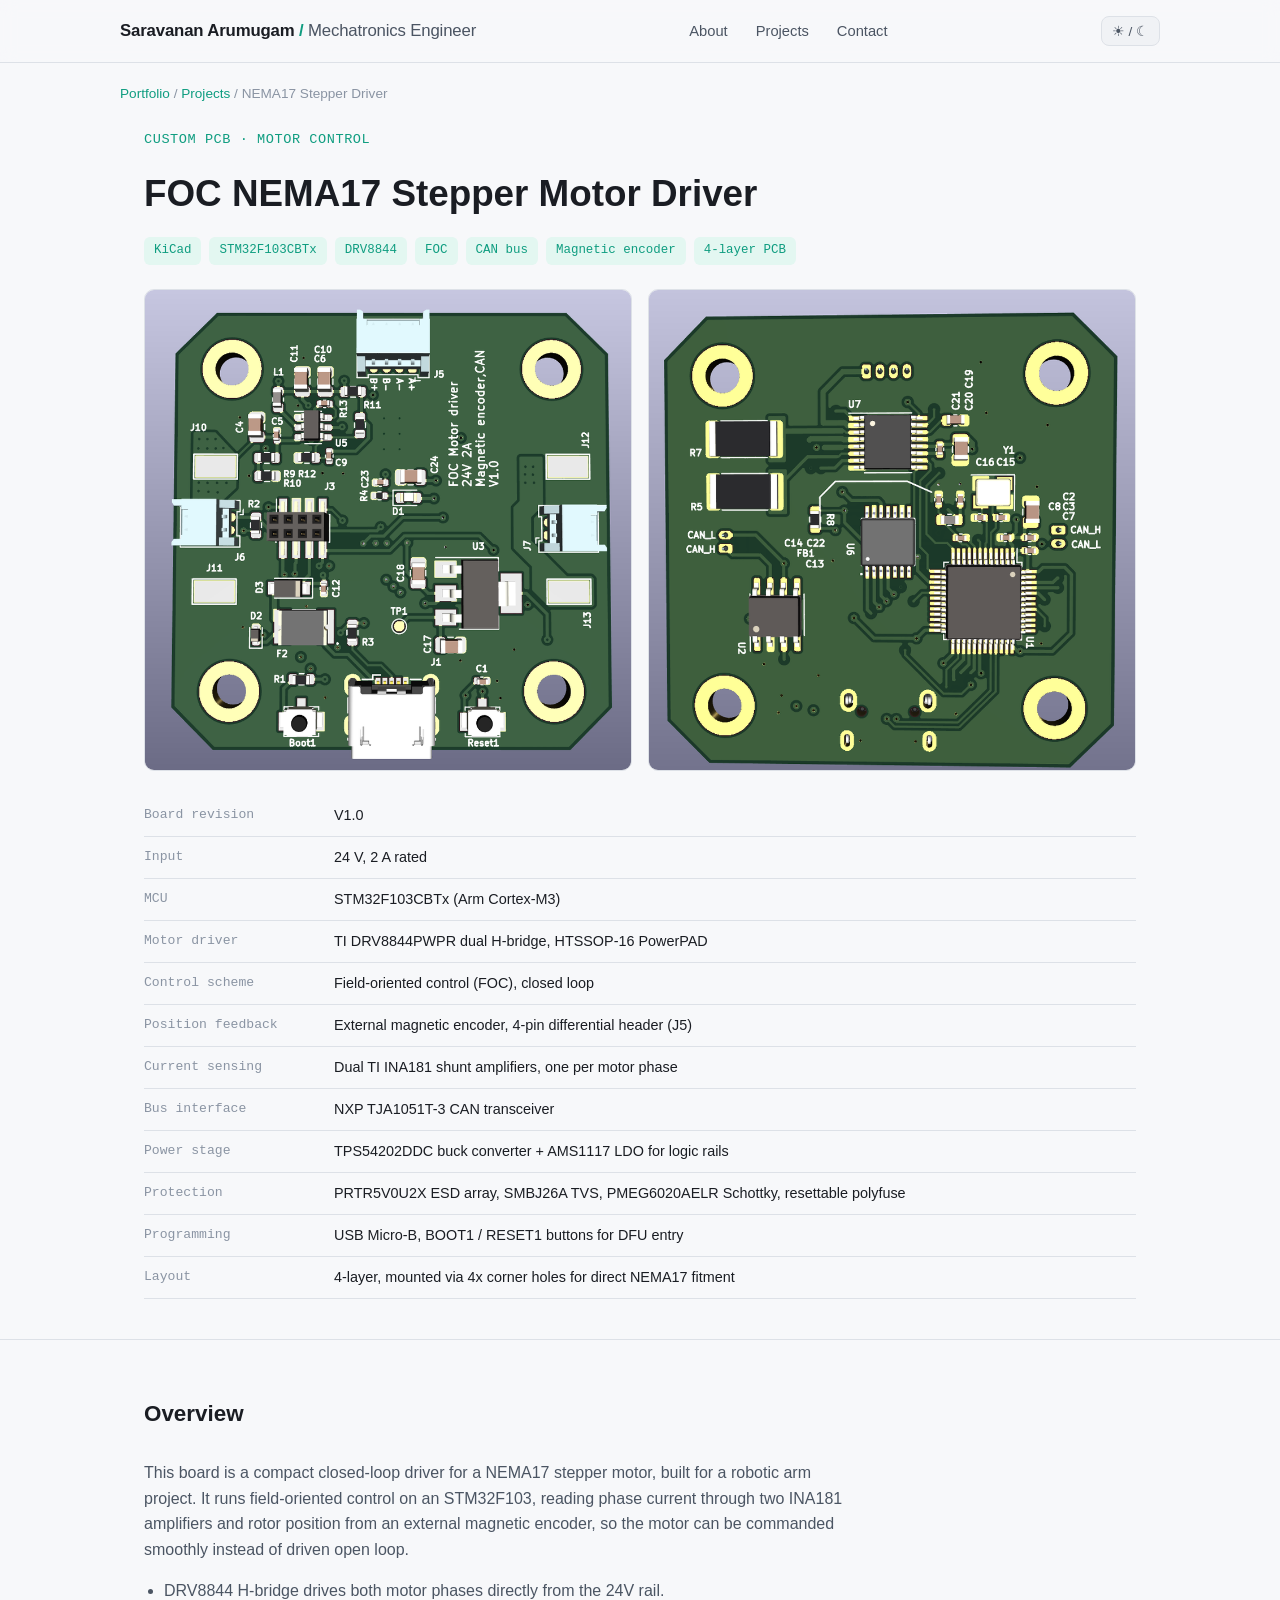
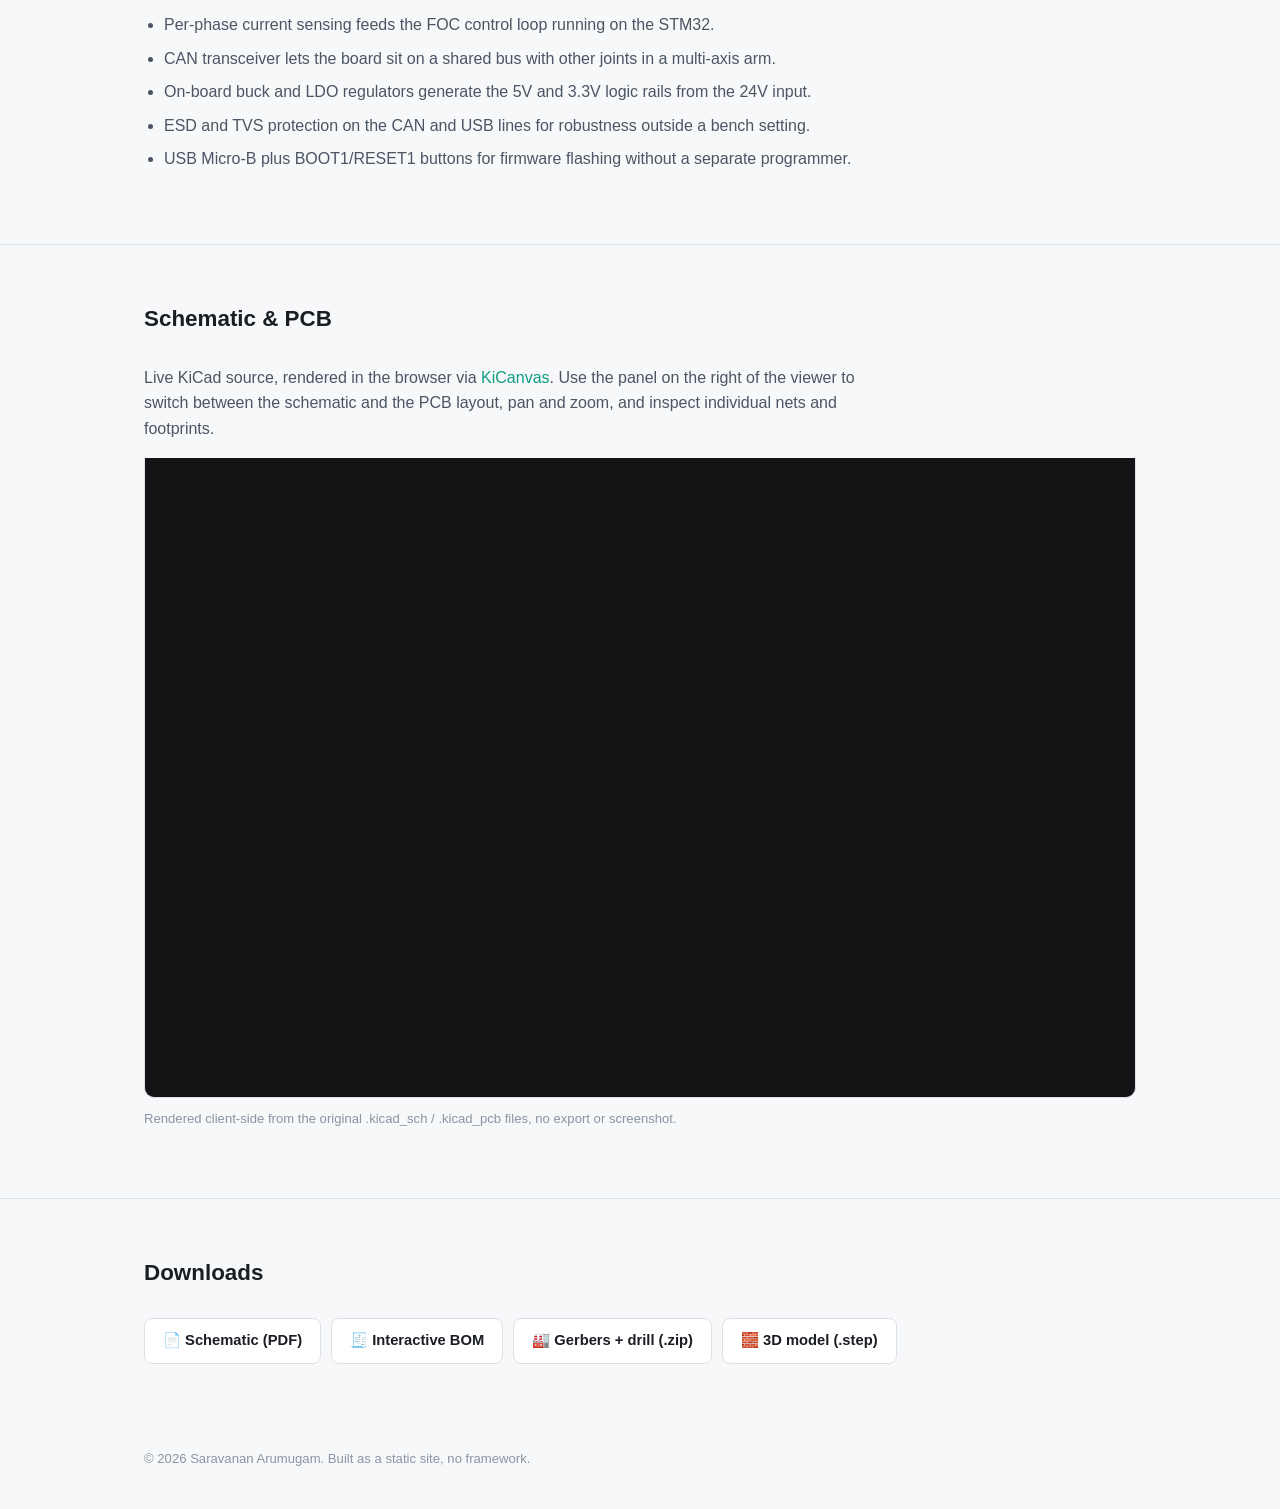
<file: projects/nema17-stepper-driver.html>
<!doctype html>
<html lang="en">
<head>
<meta charset="utf-8" />
<meta name="viewport" content="width=device-width, initial-scale=1" />
<title>FOC NEMA17 Stepper Motor Driver — Saravanan Arumugam</title>
<meta name="description" content="Custom STM32F103 stepper motor driver board with DRV8844 H-bridge, magnetic encoder feedback, and CAN bus interface. Browse the live KiCad schematic and PCB." />
<link rel="stylesheet" href="../assets/css/style.css" />
<script type="module" src="https://kicanvas.org/kicanvas/kicanvas.js"></script>
</head>
<body>

<header class="site">
  <div class="wrap nav">
    <a class="name" href="../index.html">Saravanan Arumugam <span>/</span> <b class="role">Mechatronics Engineer</b></a>
    <ul>
      <li><a href="../index.html#about">About</a></li>
      <li><a href="../index.html#projects">Projects</a></li>
      <li><a href="../index.html#contact">Contact</a></li>
    </ul>
    <button class="theme-toggle" data-theme-toggle aria-label="Toggle color theme">☀ / ☾</button>
  </div>
</header>

<div class="wrap breadcrumb">
  <a href="../index.html">Portfolio</a> / <a href="../index.html#projects">Projects</a> / NEMA17 Stepper Driver
</div>

<section class="project-hero">
  <div class="wrap">
    <div class="eyebrow">Custom PCB · Motor Control</div>
    <h1>FOC NEMA17 Stepper Motor Driver</h1>
    <div class="tags">
      <span>KiCad</span>
      <span>STM32F103CBTx</span>
      <span>DRV8844</span>
      <span>FOC</span>
      <span>CAN bus</span>
      <span>Magnetic encoder</span>
      <span>4-layer PCB</span>
    </div>

    <div class="gallery">
      <img src="../assets/img/nema17-front.png" alt="Front side 3D render of the stepper driver PCB, showing the STM32 MCU, driver IC, USB-C micro connector, and boot/reset buttons" loading="lazy" />
      <img src="../assets/img/nema17-rear.png" alt="Rear side 3D render of the stepper driver PCB, showing the CAN transceiver, current-sense amplifiers, and crystal" loading="lazy" />
    </div>

    <table class="spec-table">
      <tr><td>Board revision</td><td>V1.0</td></tr>
      <tr><td>Input</td><td>24 V, 2 A rated</td></tr>
      <tr><td>MCU</td><td>STM32F103CBTx (Arm Cortex-M3)</td></tr>
      <tr><td>Motor driver</td><td>TI DRV8844PWPR dual H-bridge, HTSSOP-16 PowerPAD</td></tr>
      <tr><td>Control scheme</td><td>Field-oriented control (FOC), closed loop</td></tr>
      <tr><td>Position feedback</td><td>External magnetic encoder, 4-pin differential header (J5)</td></tr>
      <tr><td>Current sensing</td><td>Dual TI INA181 shunt amplifiers, one per motor phase</td></tr>
      <tr><td>Bus interface</td><td>NXP TJA1051T-3 CAN transceiver</td></tr>
      <tr><td>Power stage</td><td>TPS54202DDC buck converter + AMS1117 LDO for logic rails</td></tr>
      <tr><td>Protection</td><td>PRTR5V0U2X ESD array, SMBJ26A TVS, PMEG6020AELR Schottky, resettable polyfuse</td></tr>
      <tr><td>Programming</td><td>USB Micro-B, BOOT1 / RESET1 buttons for DFU entry</td></tr>
      <tr><td>Layout</td><td>4-layer, mounted via 4x corner holes for direct NEMA17 fitment</td></tr>
    </table>
  </div>
</section>

<section>
  <div class="wrap">
    <div class="section-head">
      <h2>Overview</h2>
    </div>
    <div class="prose">
      <p>
        This board is a compact closed-loop driver for a NEMA17 stepper
        motor, built for a robotic arm project. It runs field-oriented
        control on an STM32F103, reading phase current through two INA181
        amplifiers and rotor position from an external magnetic encoder, so
        the motor can be commanded smoothly instead of driven open loop.
      </p>
      <ul>
        <li>DRV8844 H-bridge drives both motor phases directly from the 24V rail.</li>
        <li>Per-phase current sensing feeds the FOC control loop running on the STM32.</li>
        <li>CAN transceiver lets the board sit on a shared bus with other joints in a multi-axis arm.</li>
        <li>On-board buck and LDO regulators generate the 5V and 3.3V logic rails from the 24V input.</li>
        <li>ESD and TVS protection on the CAN and USB lines for robustness outside a bench setting.</li>
        <li>USB Micro-B plus BOOT1/RESET1 buttons for firmware flashing without a separate programmer.</li>
      </ul>
    </div>
  </div>
</section>

<section>
  <div class="wrap">
    <div class="section-head">
      <h2>Schematic &amp; PCB</h2>
    </div>
    <p class="prose" style="margin-bottom: 16px;">
      Live KiCad source, rendered in the browser via
      <a href="https://kicanvas.org" target="_blank" rel="noopener">KiCanvas</a>.
      Use the panel on the right of the viewer to switch between the
      schematic and the PCB layout, pan and zoom, and inspect individual
      nets and footprints.
    </p>
    <div class="viewer-frame">
      <kicanvas-embed controls="full" theme="kicad">
        <kicanvas-source src="../assets/kicad/Nema_17_stepper_driver.kicad_sch"></kicanvas-source>
        <kicanvas-source src="../assets/kicad/Nema_17_stepper_driver.kicad_pcb"></kicanvas-source>
      </kicanvas-embed>
    </div>
    <p class="viewer-note">
      Rendered client-side from the original .kicad_sch / .kicad_pcb files, no export or screenshot.
    </p>
  </div>
</section>

<section>
  <div class="wrap">
    <div class="section-head">
      <h2>Downloads</h2>
    </div>
    <div class="downloads">
      <a class="btn" href="../downloads/nema17-schematic.pdf">📄 Schematic (PDF)</a>
      <a class="btn" href="../downloads/nema17-ibom.html">🧾 Interactive BOM</a>
      <a class="btn" href="../downloads/nema17-gerbers.zip">🏭 Gerbers + drill (.zip)</a>
      <a class="btn" href="../downloads/nema17-3d-model.step">🧱 3D model (.step)</a>
    </div>
  </div>
</section>

<footer class="site">
  <div class="wrap">
    © <span id="year"></span> Saravanan Arumugam. Built as a static site, no framework.
  </div>
</footer>

<script src="../assets/js/main.js"></script>
<script>document.getElementById("year").textContent = new Date().getFullYear();</script>
</body>
</html>
</file>
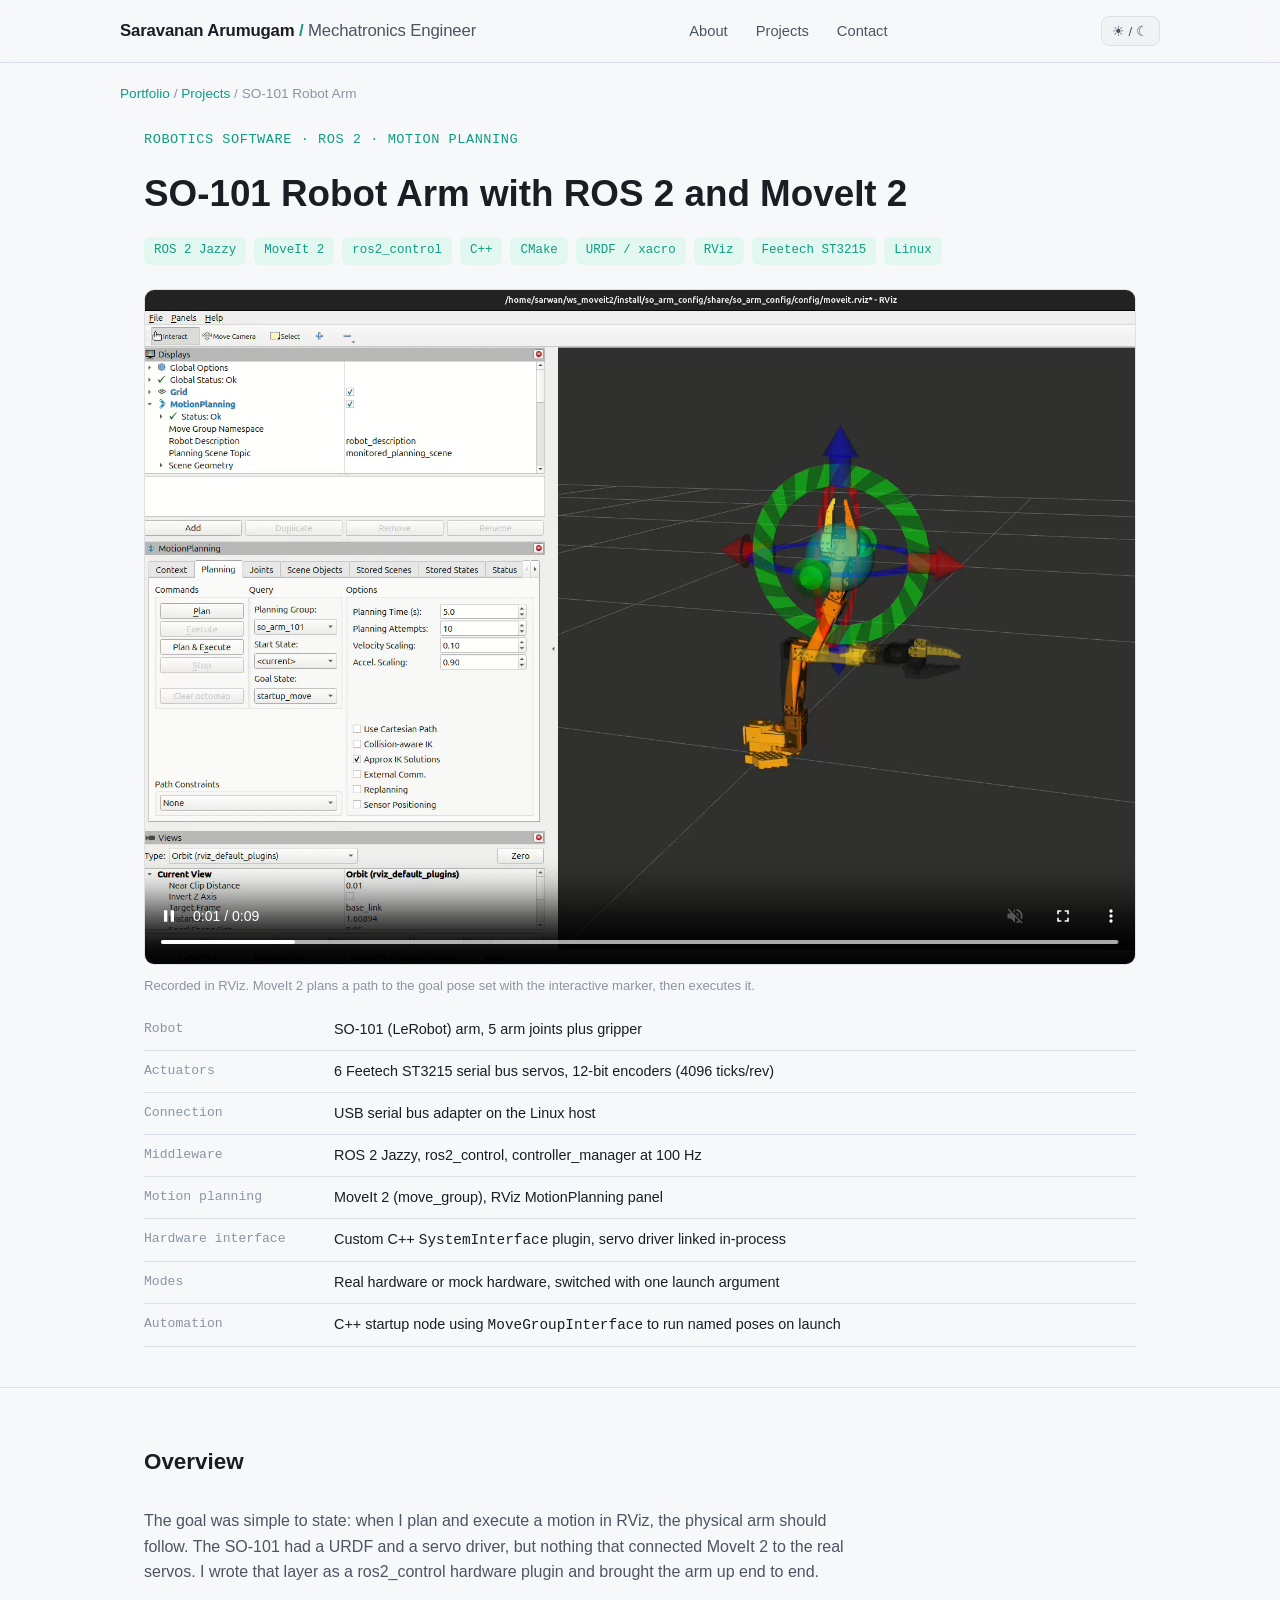
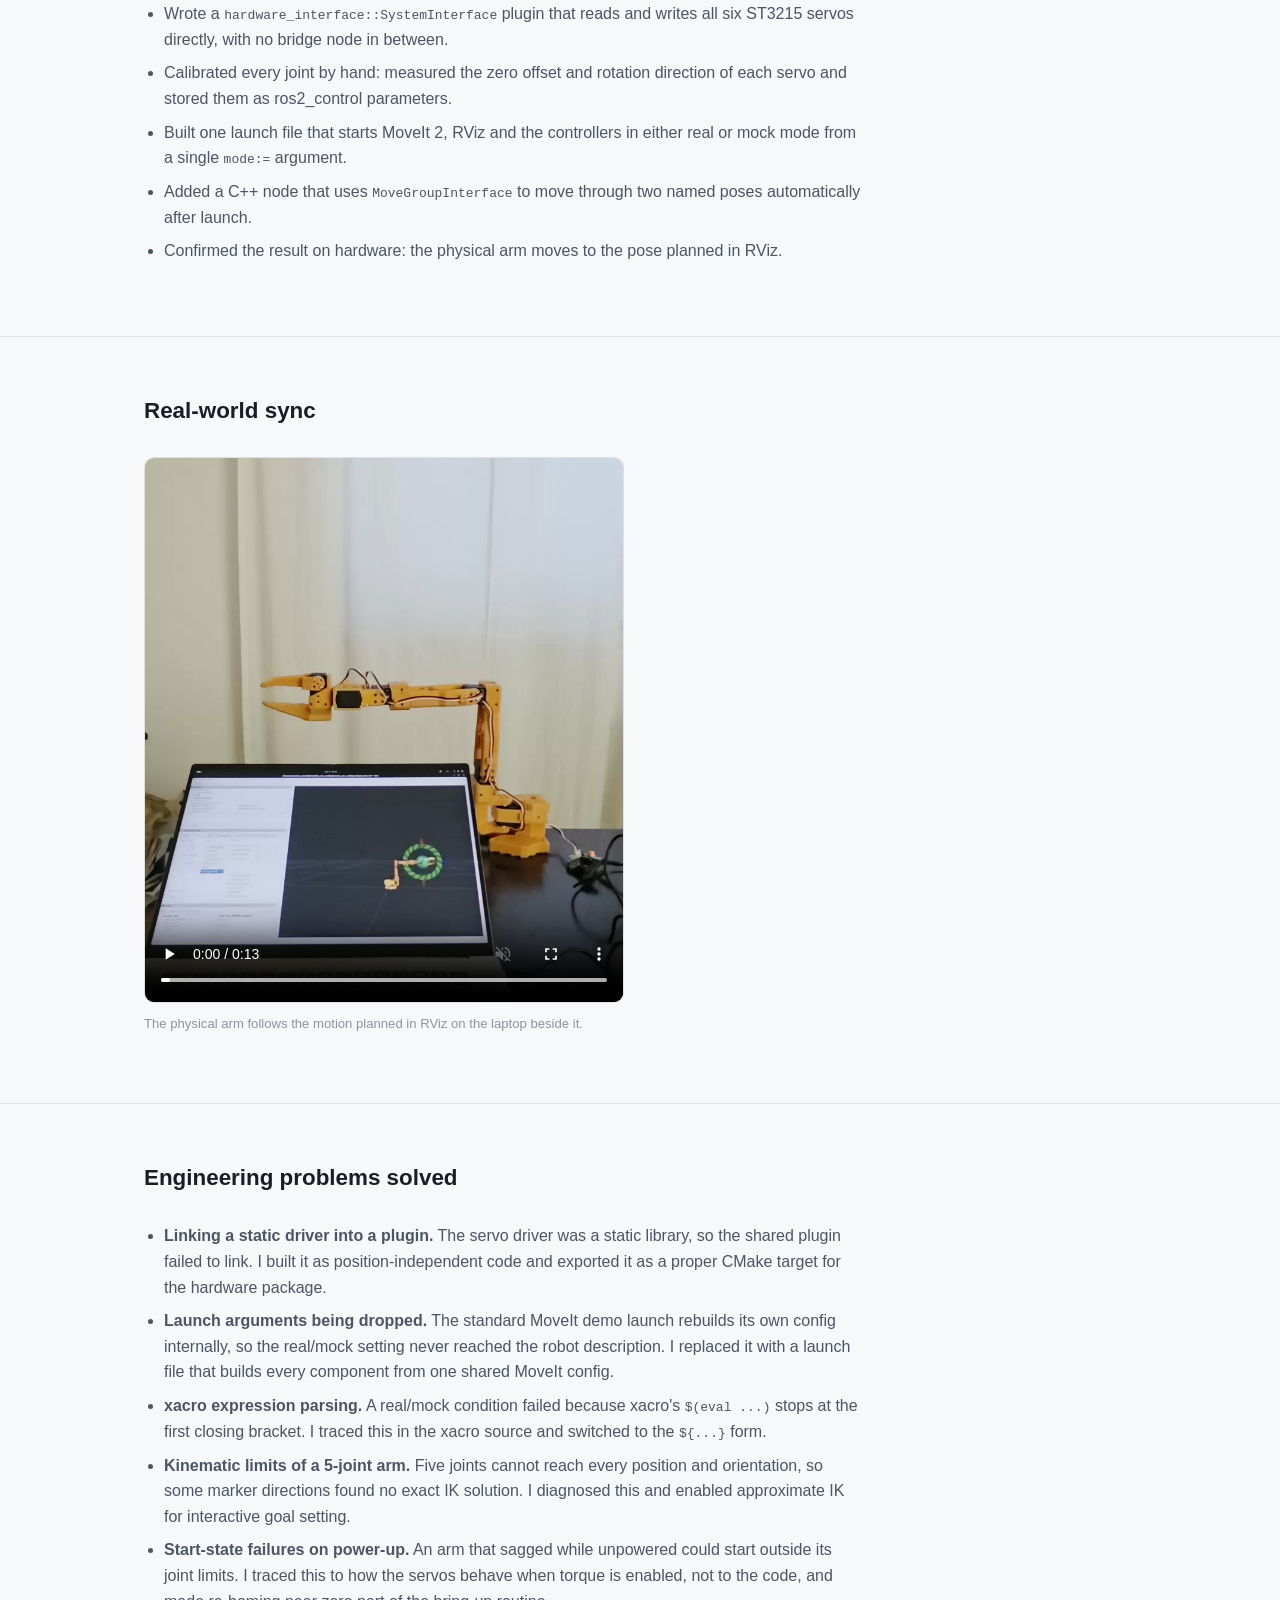
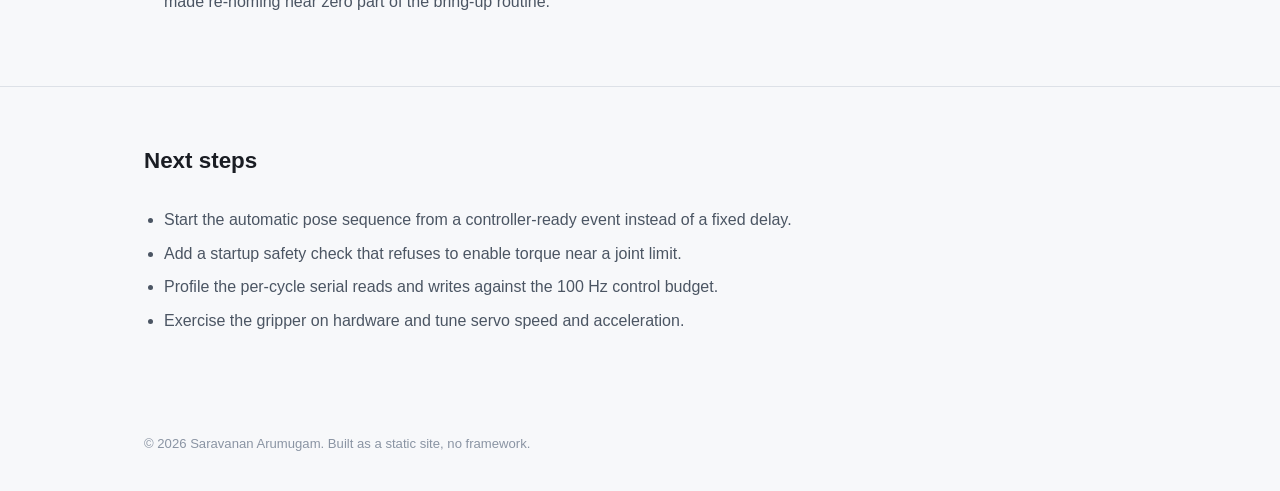
<file: projects/so101-robot-arm.html>
<!doctype html>
<html lang="en">
<head>
<meta charset="utf-8" />
<meta name="viewport" content="width=device-width, initial-scale=1" />
<title>SO-101 Robot Arm with ROS 2 and MoveIt 2 — Saravanan Arumugam</title>
<meta name="description" content="SO-101 (LeRobot) robot arm driven from MoveIt 2 through a custom ros2_control hardware interface for Feetech ST3215 bus servos, on ROS 2 Jazzy." />
<link rel="stylesheet" href="../assets/css/style.css" />
</head>
<body>

<header class="site">
  <div class="wrap nav">
    <a class="name" href="../index.html">Saravanan Arumugam <span>/</span> <b class="role">Mechatronics Engineer</b></a>
    <ul>
      <li><a href="../index.html#about">About</a></li>
      <li><a href="../index.html#projects">Projects</a></li>
      <li><a href="../index.html#contact">Contact</a></li>
    </ul>
    <button class="theme-toggle" data-theme-toggle aria-label="Toggle color theme">☀ / ☾</button>
  </div>
</header>

<div class="wrap breadcrumb">
  <a href="../index.html">Portfolio</a> / <a href="../index.html#projects">Projects</a> / SO-101 Robot Arm
</div>

<section class="project-hero">
  <div class="wrap">
    <div class="eyebrow">Robotics Software · ROS 2 · Motion Planning</div>
    <h1>SO-101 Robot Arm with ROS 2 and MoveIt 2</h1>
    <div class="tags">
      <span>ROS 2 Jazzy</span>
      <span>MoveIt 2</span>
      <span>ros2_control</span>
      <span>C++</span>
      <span>CMake</span>
      <span>URDF / xacro</span>
      <span>RViz</span>
      <span>Feetech ST3215</span>
      <span>Linux</span>
    </div>

    <div class="video-frame">
      <video src="../assets/video/so101-moveit.webm" poster="../assets/img/so101-moveit-poster.jpg"
             autoplay muted loop playsinline controls preload="metadata"
             aria-label="RViz screen recording: MoveIt 2 plans and executes a motion of the SO-101 arm to a goal pose set with the interactive marker">
      </video>
    </div>
    <p class="viewer-note">
      Recorded in RViz. MoveIt 2 plans a path to the goal pose set with the interactive marker, then executes it.
    </p>

    <table class="spec-table">
      <tr><td>Robot</td><td>SO-101 (LeRobot) arm, 5 arm joints plus gripper</td></tr>
      <tr><td>Actuators</td><td>6 Feetech ST3215 serial bus servos, 12-bit encoders (4096 ticks/rev)</td></tr>
      <tr><td>Connection</td><td>USB serial bus adapter on the Linux host</td></tr>
      <tr><td>Middleware</td><td>ROS 2 Jazzy, ros2_control, controller_manager at 100 Hz</td></tr>
      <tr><td>Motion planning</td><td>MoveIt 2 (move_group), RViz MotionPlanning panel</td></tr>
      <tr><td>Hardware interface</td><td>Custom C++ <code>SystemInterface</code> plugin, servo driver linked in-process</td></tr>
      <tr><td>Modes</td><td>Real hardware or mock hardware, switched with one launch argument</td></tr>
      <tr><td>Automation</td><td>C++ startup node using <code>MoveGroupInterface</code> to run named poses on launch</td></tr>
    </table>
  </div>
</section>

<section>
  <div class="wrap">
    <div class="section-head">
      <h2>Overview</h2>
    </div>
    <div class="prose">
      <p>
        The goal was simple to state: when I plan and execute a motion in
        RViz, the physical arm should follow. The SO-101 had a URDF and a
        servo driver, but nothing that connected MoveIt 2 to the real
        servos. I wrote that layer as a ros2_control hardware plugin and
        brought the arm up end to end.
      </p>
      <ul>
        <li>Wrote a <code>hardware_interface::SystemInterface</code> plugin that reads and writes all six ST3215 servos directly, with no bridge node in between.</li>
        <li>Calibrated every joint by hand: measured the zero offset and rotation direction of each servo and stored them as ros2_control parameters.</li>
        <li>Built one launch file that starts MoveIt 2, RViz and the controllers in either real or mock mode from a single <code>mode:=</code> argument.</li>
        <li>Added a C++ node that uses <code>MoveGroupInterface</code> to move through two named poses automatically after launch.</li>
        <li>Confirmed the result on hardware: the physical arm moves to the pose planned in RViz.</li>
      </ul>
    </div>
  </div>
</section>

<section>
  <div class="wrap">
    <div class="section-head">
      <h2>Real-world sync</h2>
    </div>
    <div class="video-frame narrow">
      <video src="../assets/video/so101-hardware.webm" poster="../assets/img/so101-hardware-poster.jpg"
             autoplay muted loop playsinline controls preload="metadata"
             aria-label="The physical SO-101 arm next to a laptop running RViz, moving to the same pose that MoveIt 2 plans on screen">
      </video>
    </div>
    <p class="viewer-note">
      The physical arm follows the motion planned in RViz on the laptop beside it.
    </p>
  </div>
</section>

<section>
  <div class="wrap">
    <div class="section-head">
      <h2>Engineering problems solved</h2>
    </div>
    <div class="prose">
      <ul>
        <li><strong>Linking a static driver into a plugin.</strong> The servo driver was a static library, so the shared plugin failed to link. I built it as position-independent code and exported it as a proper CMake target for the hardware package.</li>
        <li><strong>Launch arguments being dropped.</strong> The standard MoveIt demo launch rebuilds its own config internally, so the real/mock setting never reached the robot description. I replaced it with a launch file that builds every component from one shared MoveIt config.</li>
        <li><strong>xacro expression parsing.</strong> A real/mock condition failed because xacro's <code>$(eval ...)</code> stops at the first closing bracket. I traced this in the xacro source and switched to the <code>${...}</code> form.</li>
        <li><strong>Kinematic limits of a 5-joint arm.</strong> Five joints cannot reach every position and orientation, so some marker directions found no exact IK solution. I diagnosed this and enabled approximate IK for interactive goal setting.</li>
        <li><strong>Start-state failures on power-up.</strong> An arm that sagged while unpowered could start outside its joint limits. I traced this to how the servos behave when torque is enabled, not to the code, and made re-homing near zero part of the bring-up routine.</li>
      </ul>
    </div>
  </div>
</section>

<section>
  <div class="wrap">
    <div class="section-head">
      <h2>Next steps</h2>
    </div>
    <div class="prose">
      <ul>
        <li>Start the automatic pose sequence from a controller-ready event instead of a fixed delay.</li>
        <li>Add a startup safety check that refuses to enable torque near a joint limit.</li>
        <li>Profile the per-cycle serial reads and writes against the 100 Hz control budget.</li>
        <li>Exercise the gripper on hardware and tune servo speed and acceleration.</li>
      </ul>
    </div>
  </div>
</section>

<footer class="site">
  <div class="wrap">
    © <span id="year"></span> Saravanan Arumugam. Built as a static site, no framework.
  </div>
</footer>

<script src="../assets/js/main.js"></script>
<script>document.getElementById("year").textContent = new Date().getFullYear();</script>
</body>
</html>
</file>
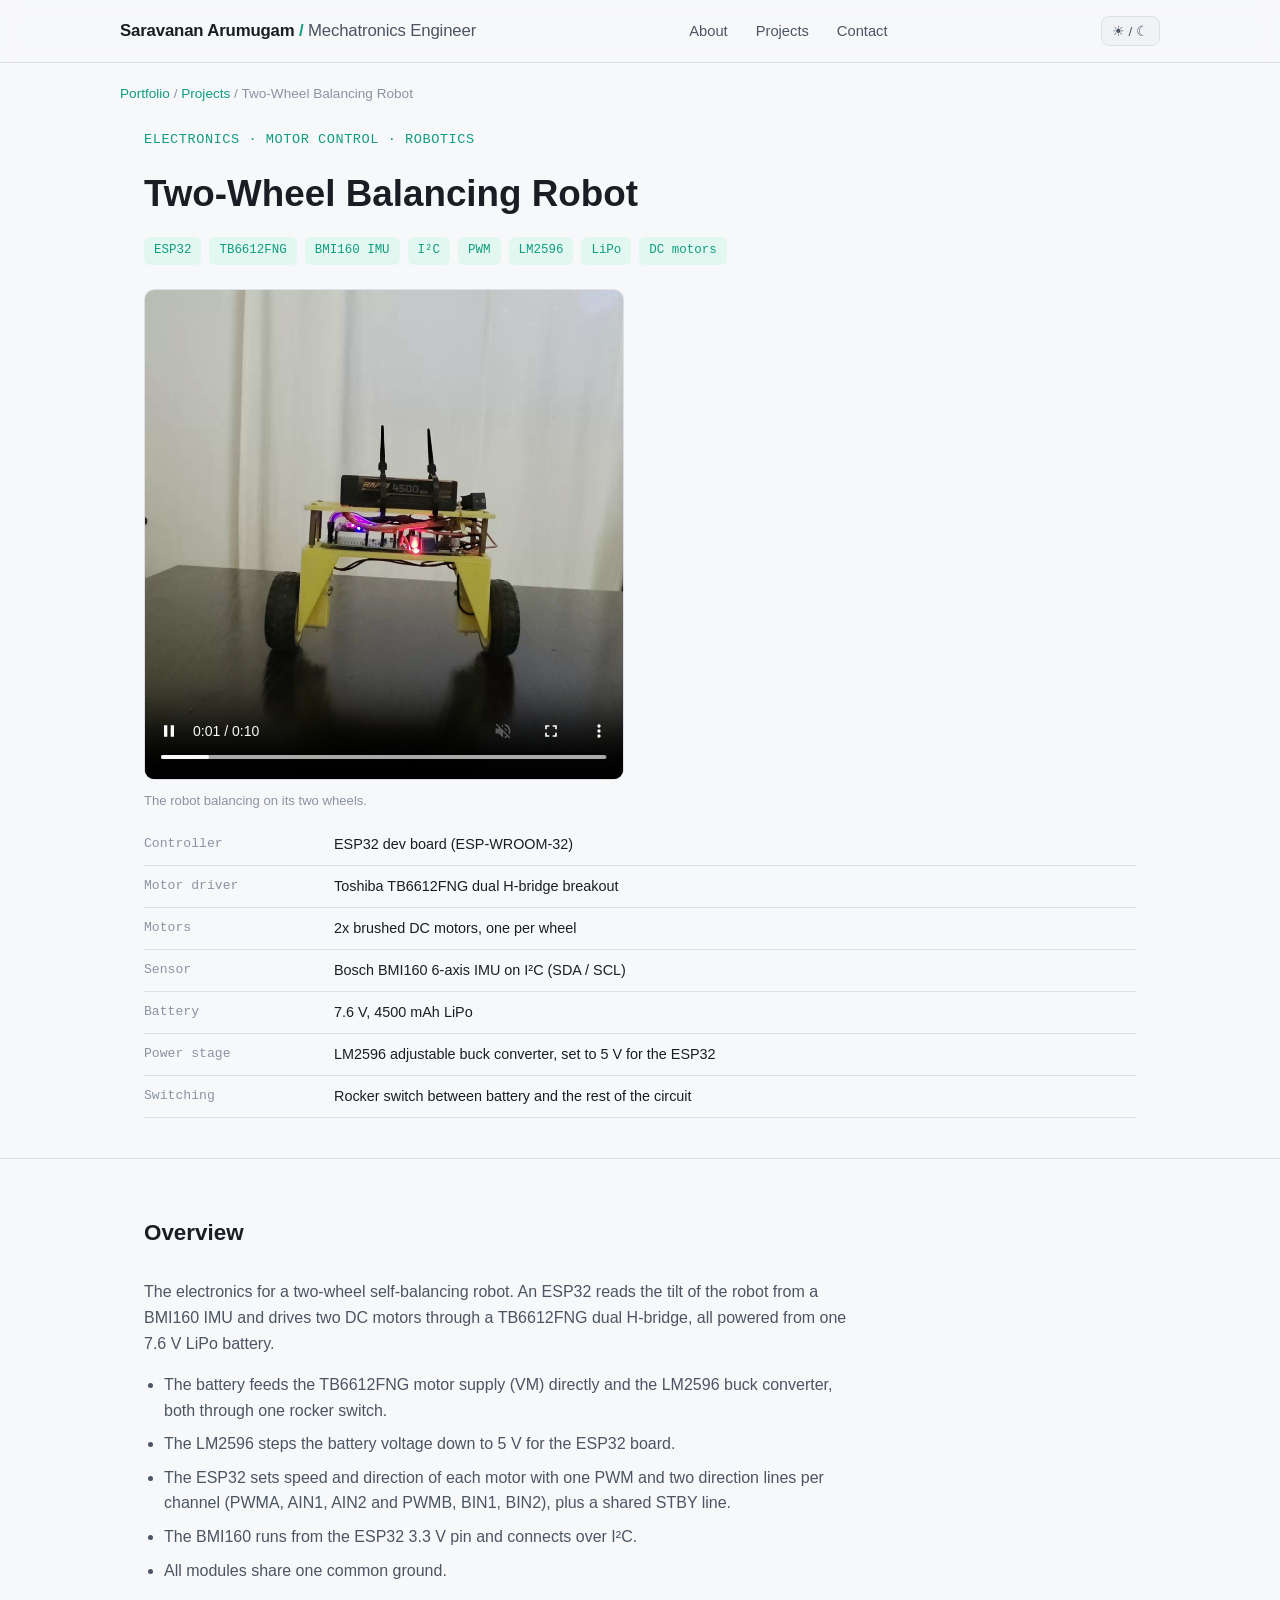
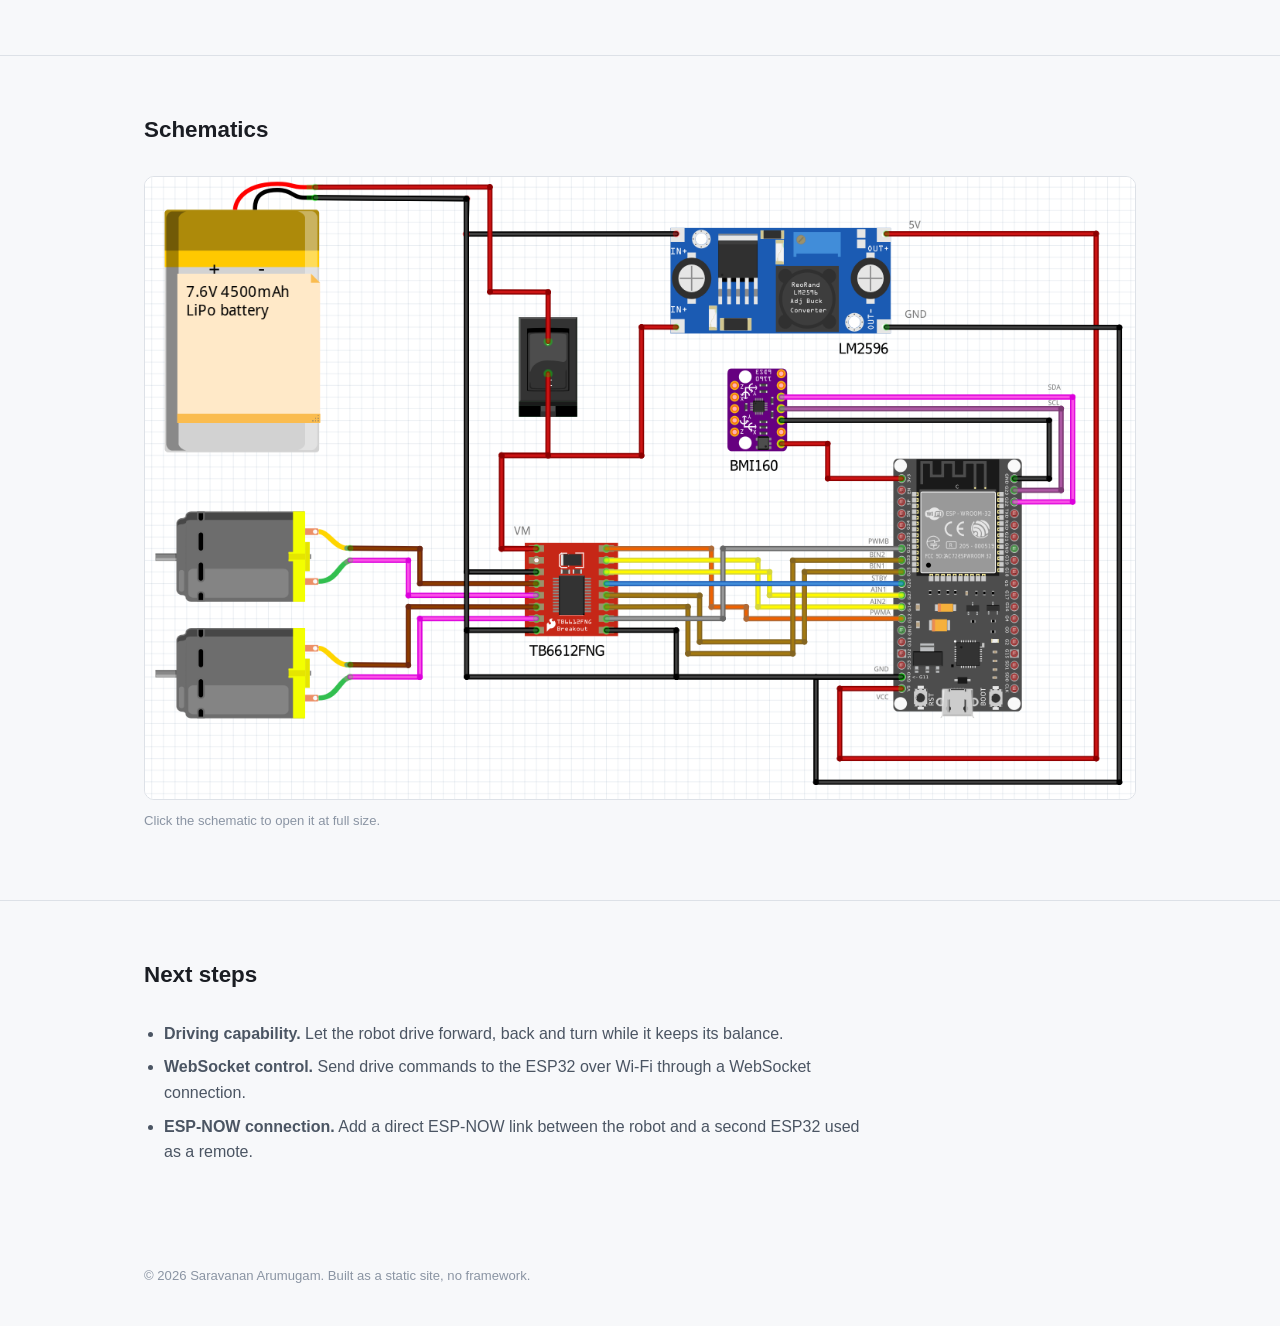
<file: projects/two-wheel-robot.html>
<!doctype html>
<html lang="en">
<head>
<meta charset="utf-8" />
<meta name="viewport" content="width=device-width, initial-scale=1" />
<title>Two-Wheel Balancing Robot — Saravanan Arumugam</title>
<meta name="description" content="Wiring schematic for a two-wheel balancing robot: ESP32 control, TB6612FNG dual motor driver, BMI160 IMU, and an LM2596 buck converter running from a 7.6 V LiPo battery." />
<link rel="stylesheet" href="../assets/css/style.css" />
</head>
<body>

<header class="site">
  <div class="wrap nav">
    <a class="name" href="../index.html">Saravanan Arumugam <span>/</span> <b class="role">Mechatronics Engineer</b></a>
    <ul>
      <li><a href="../index.html#about">About</a></li>
      <li><a href="../index.html#projects">Projects</a></li>
      <li><a href="../index.html#contact">Contact</a></li>
    </ul>
    <button class="theme-toggle" data-theme-toggle aria-label="Toggle color theme">☀ / ☾</button>
  </div>
</header>

<div class="wrap breadcrumb">
  <a href="../index.html">Portfolio</a> / <a href="../index.html#projects">Projects</a> / Two-Wheel Balancing Robot
</div>

<section class="project-hero">
  <div class="wrap">
    <div class="eyebrow">Electronics · Motor Control · Robotics</div>
    <h1>Two-Wheel Balancing Robot</h1>
    <div class="tags">
      <span>ESP32</span>
      <span>TB6612FNG</span>
      <span>BMI160 IMU</span>
      <span>I²C</span>
      <span>PWM</span>
      <span>LM2596</span>
      <span>LiPo</span>
      <span>DC motors</span>
    </div>

    <div class="video-frame narrow">
      <video src="../assets/video/two-wheel-robot-balancing.webm"
             autoplay muted loop playsinline controls preload="metadata"
             aria-label="The two-wheel robot balancing upright on its wheels">
      </video>
    </div>
    <p class="viewer-note">
      The robot balancing on its two wheels.
    </p>

    <table class="spec-table">
      <tr><td>Controller</td><td>ESP32 dev board (ESP-WROOM-32)</td></tr>
      <tr><td>Motor driver</td><td>Toshiba TB6612FNG dual H-bridge breakout</td></tr>
      <tr><td>Motors</td><td>2x brushed DC motors, one per wheel</td></tr>
      <tr><td>Sensor</td><td>Bosch BMI160 6-axis IMU on I²C (SDA / SCL)</td></tr>
      <tr><td>Battery</td><td>7.6 V, 4500 mAh LiPo</td></tr>
      <tr><td>Power stage</td><td>LM2596 adjustable buck converter, set to 5 V for the ESP32</td></tr>
      <tr><td>Switching</td><td>Rocker switch between battery and the rest of the circuit</td></tr>
    </table>
  </div>
</section>

<section>
  <div class="wrap">
    <div class="section-head">
      <h2>Overview</h2>
    </div>
    <div class="prose">
      <p>
        The electronics for a two-wheel self-balancing robot. An ESP32 reads
        the tilt of the robot from a BMI160 IMU and drives two DC motors
        through a TB6612FNG dual H-bridge, all powered from one 7.6 V LiPo
        battery.
      </p>
      <ul>
        <li>The battery feeds the TB6612FNG motor supply (VM) directly and the LM2596 buck converter, both through one rocker switch.</li>
        <li>The LM2596 steps the battery voltage down to 5 V for the ESP32 board.</li>
        <li>The ESP32 sets speed and direction of each motor with one PWM and two direction lines per channel (PWMA, AIN1, AIN2 and PWMB, BIN1, BIN2), plus a shared STBY line.</li>
        <li>The BMI160 runs from the ESP32 3.3 V pin and connects over I²C.</li>
        <li>All modules share one common ground.</li>
      </ul>
      <!-- Optional: control approach, firmware, photos of the build. -->
    </div>
  </div>
</section>

<section>
  <div class="wrap">
    <div class="section-head">
      <h2>Schematics</h2>
    </div>
    <div class="video-frame">
      <a href="../assets/img/two-wheel-robot-schematic.png" target="_blank" rel="noopener">
        <img src="../assets/img/two-wheel-robot-schematic.png"
             alt="Wiring schematic of the two-wheel balancing robot: 7.6 V LiPo battery through a power switch to an LM2596 buck converter and a TB6612FNG motor driver, two DC motors, an ESP32 dev board, and a BMI160 IMU on I2C" />
      </a>
    </div>
    <p class="viewer-note">
      Click the schematic to open it at full size.
    </p>
  </div>
</section>

<section>
  <div class="wrap">
    <div class="section-head">
      <h2>Next steps</h2>
    </div>
    <div class="prose">
      <ul>
        <li><strong>Driving capability.</strong> Let the robot drive forward, back and turn while it keeps its balance.</li>
        <li><strong>WebSocket control.</strong> Send drive commands to the ESP32 over Wi-Fi through a WebSocket connection.</li>
        <li><strong>ESP-NOW connection.</strong> Add a direct ESP-NOW link between the robot and a second ESP32 used as a remote.</li>
      </ul>
    </div>
  </div>
</section>

<footer class="site">
  <div class="wrap">
    © <span id="year"></span> Saravanan Arumugam. Built as a static site, no framework.
  </div>
</footer>

<script src="../assets/js/main.js"></script>
<script>document.getElementById("year").textContent = new Date().getFullYear();</script>
</body>
</html>
</file>
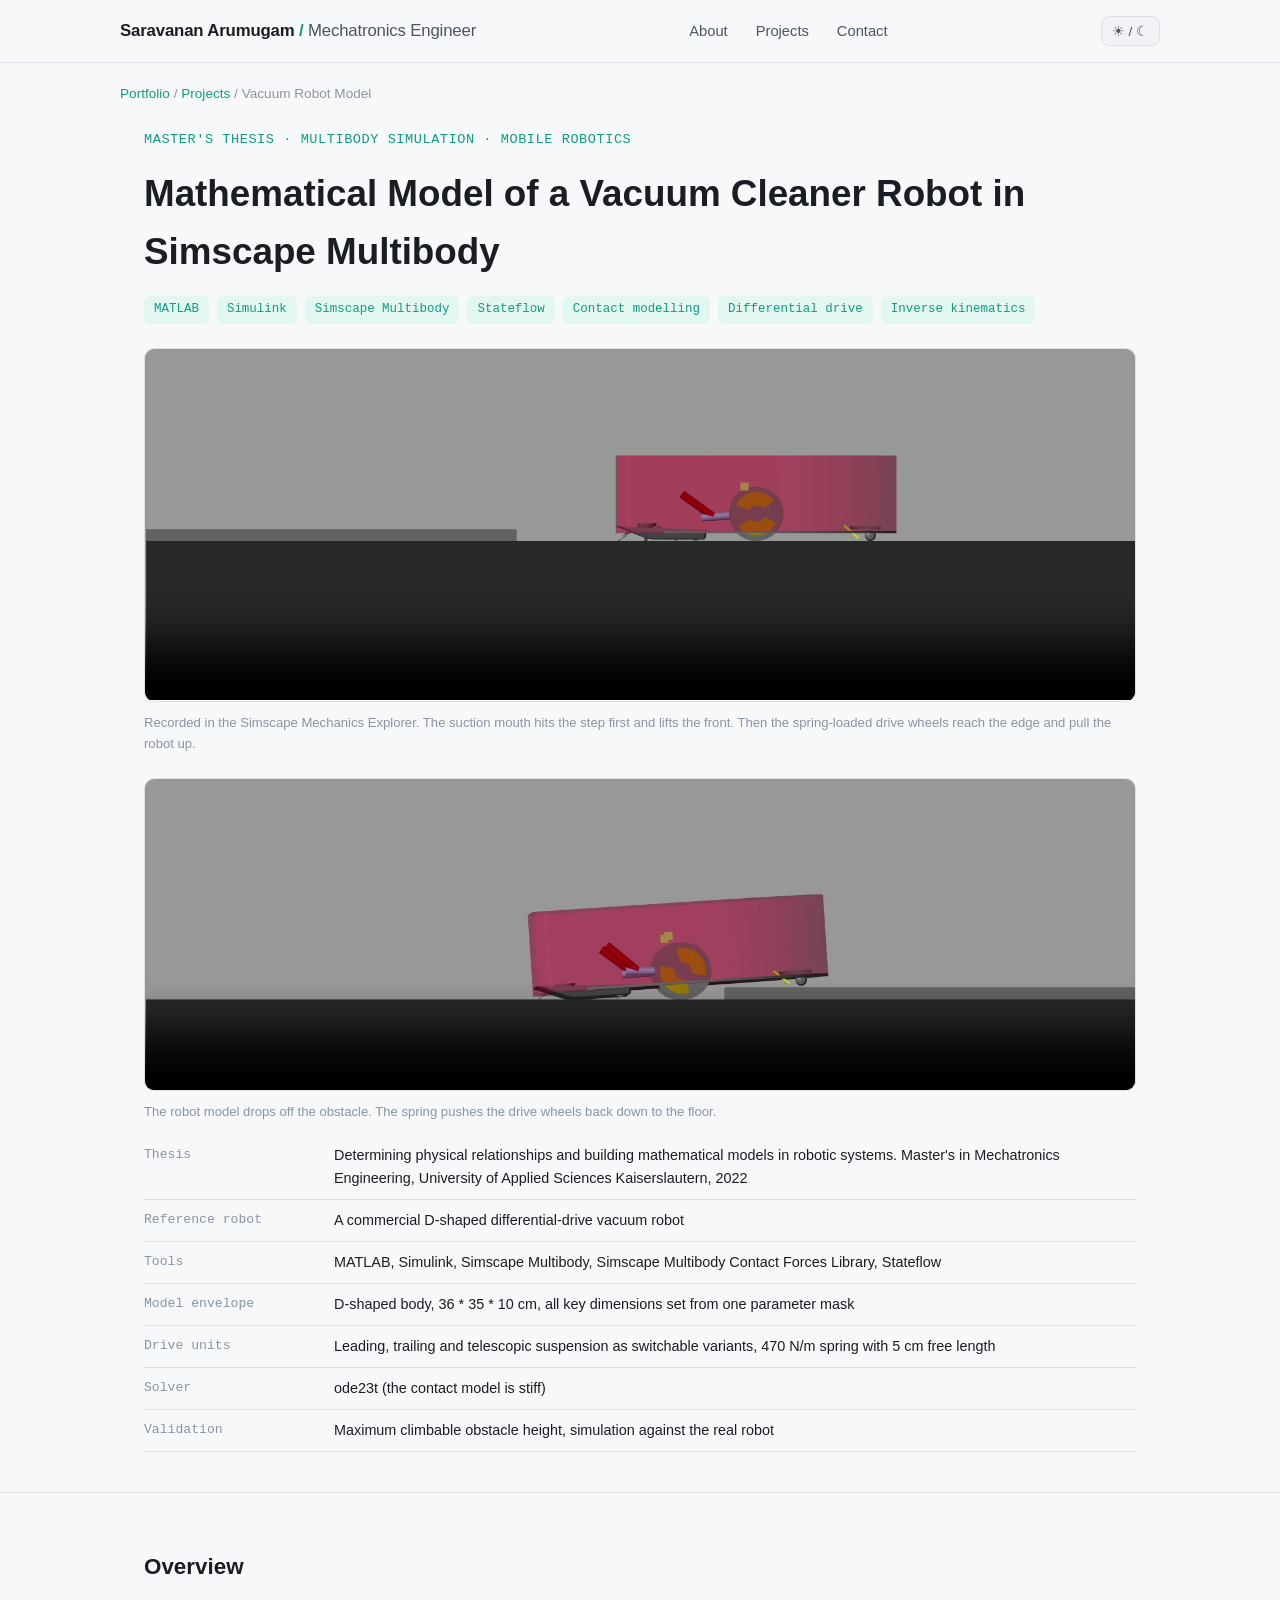
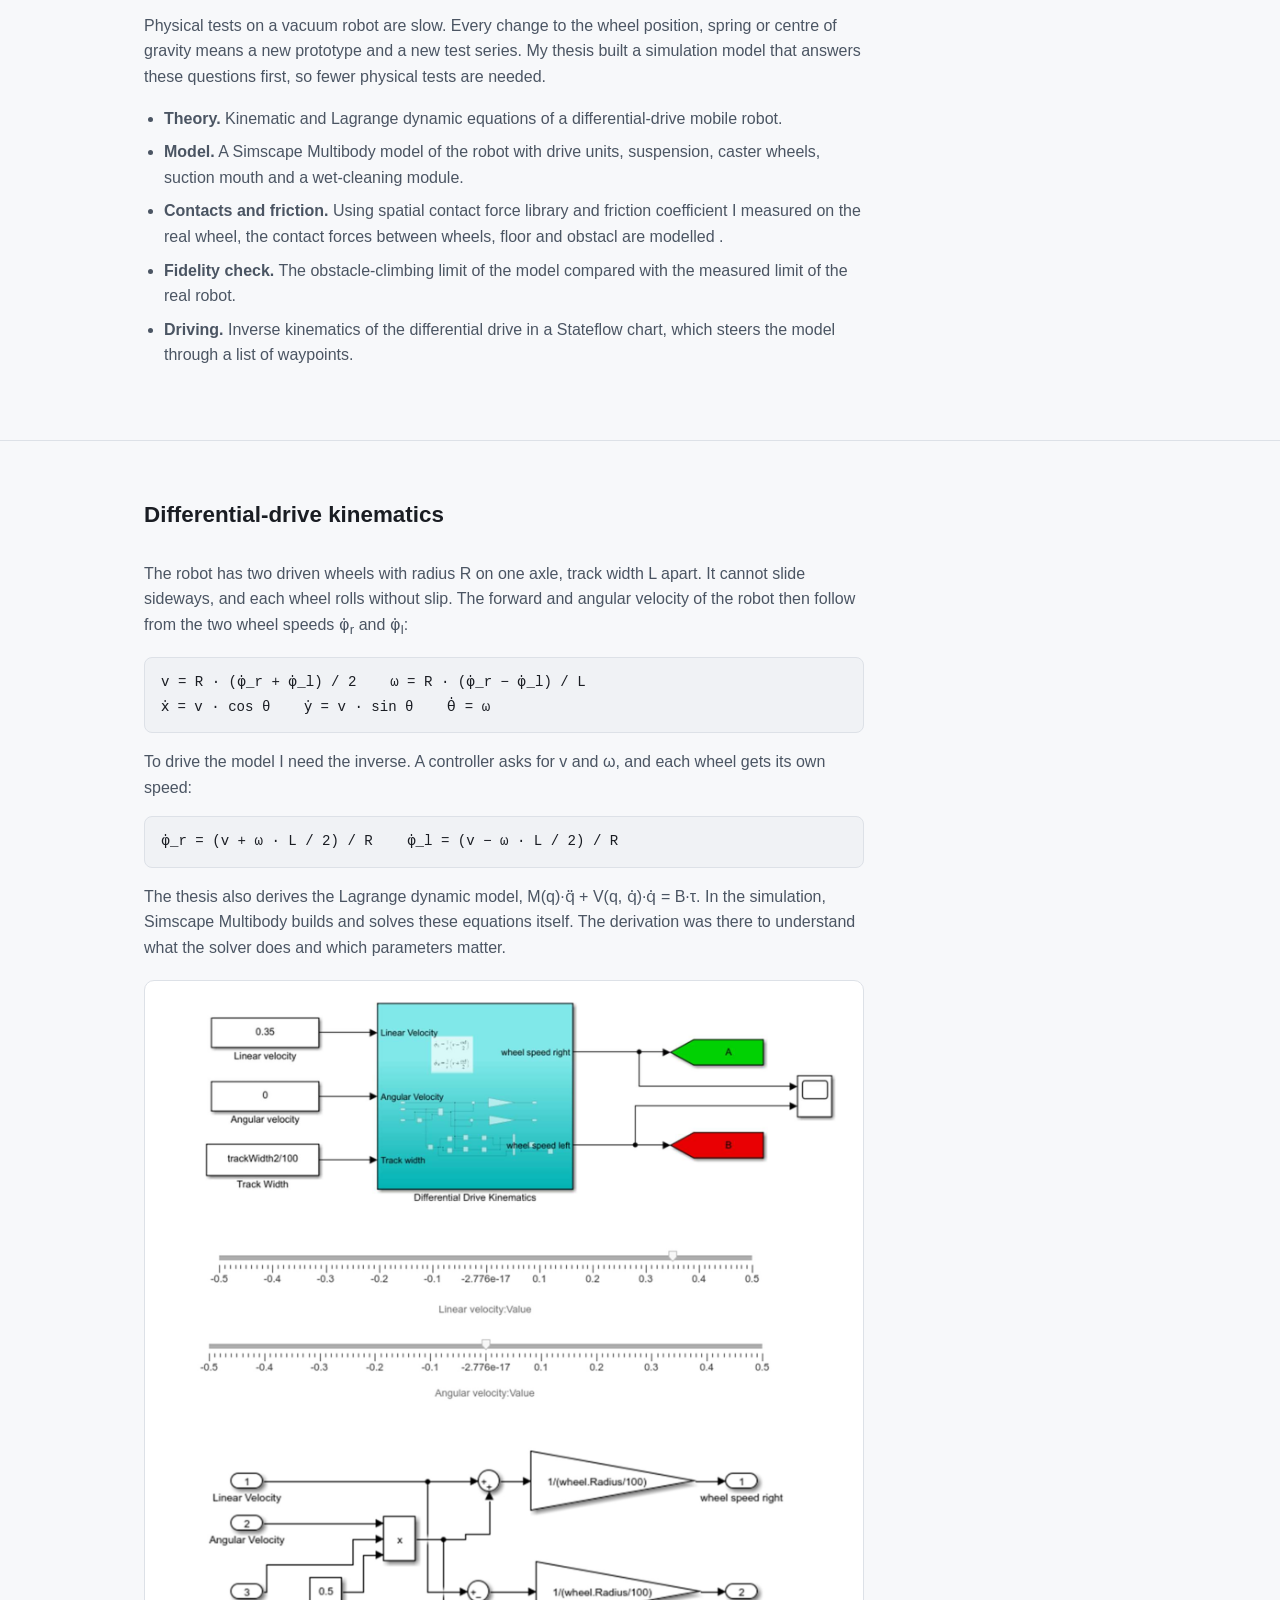
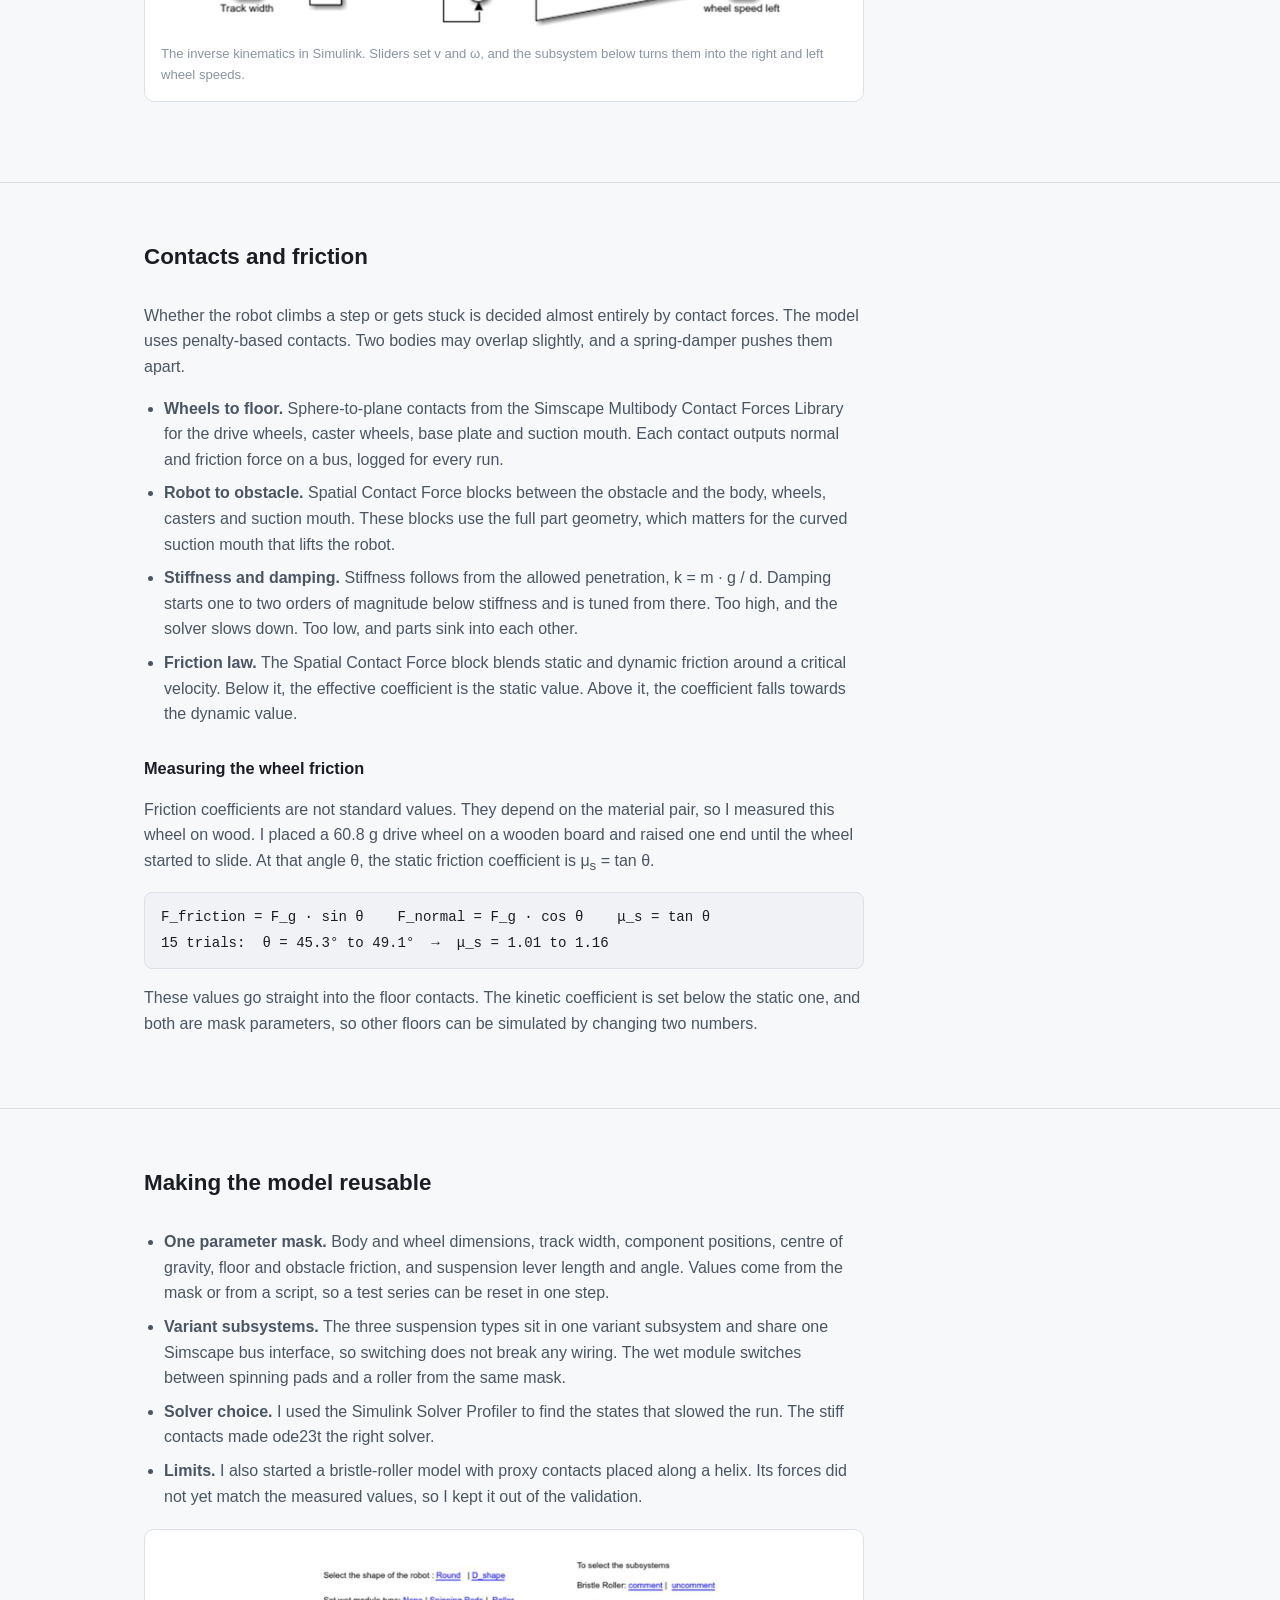
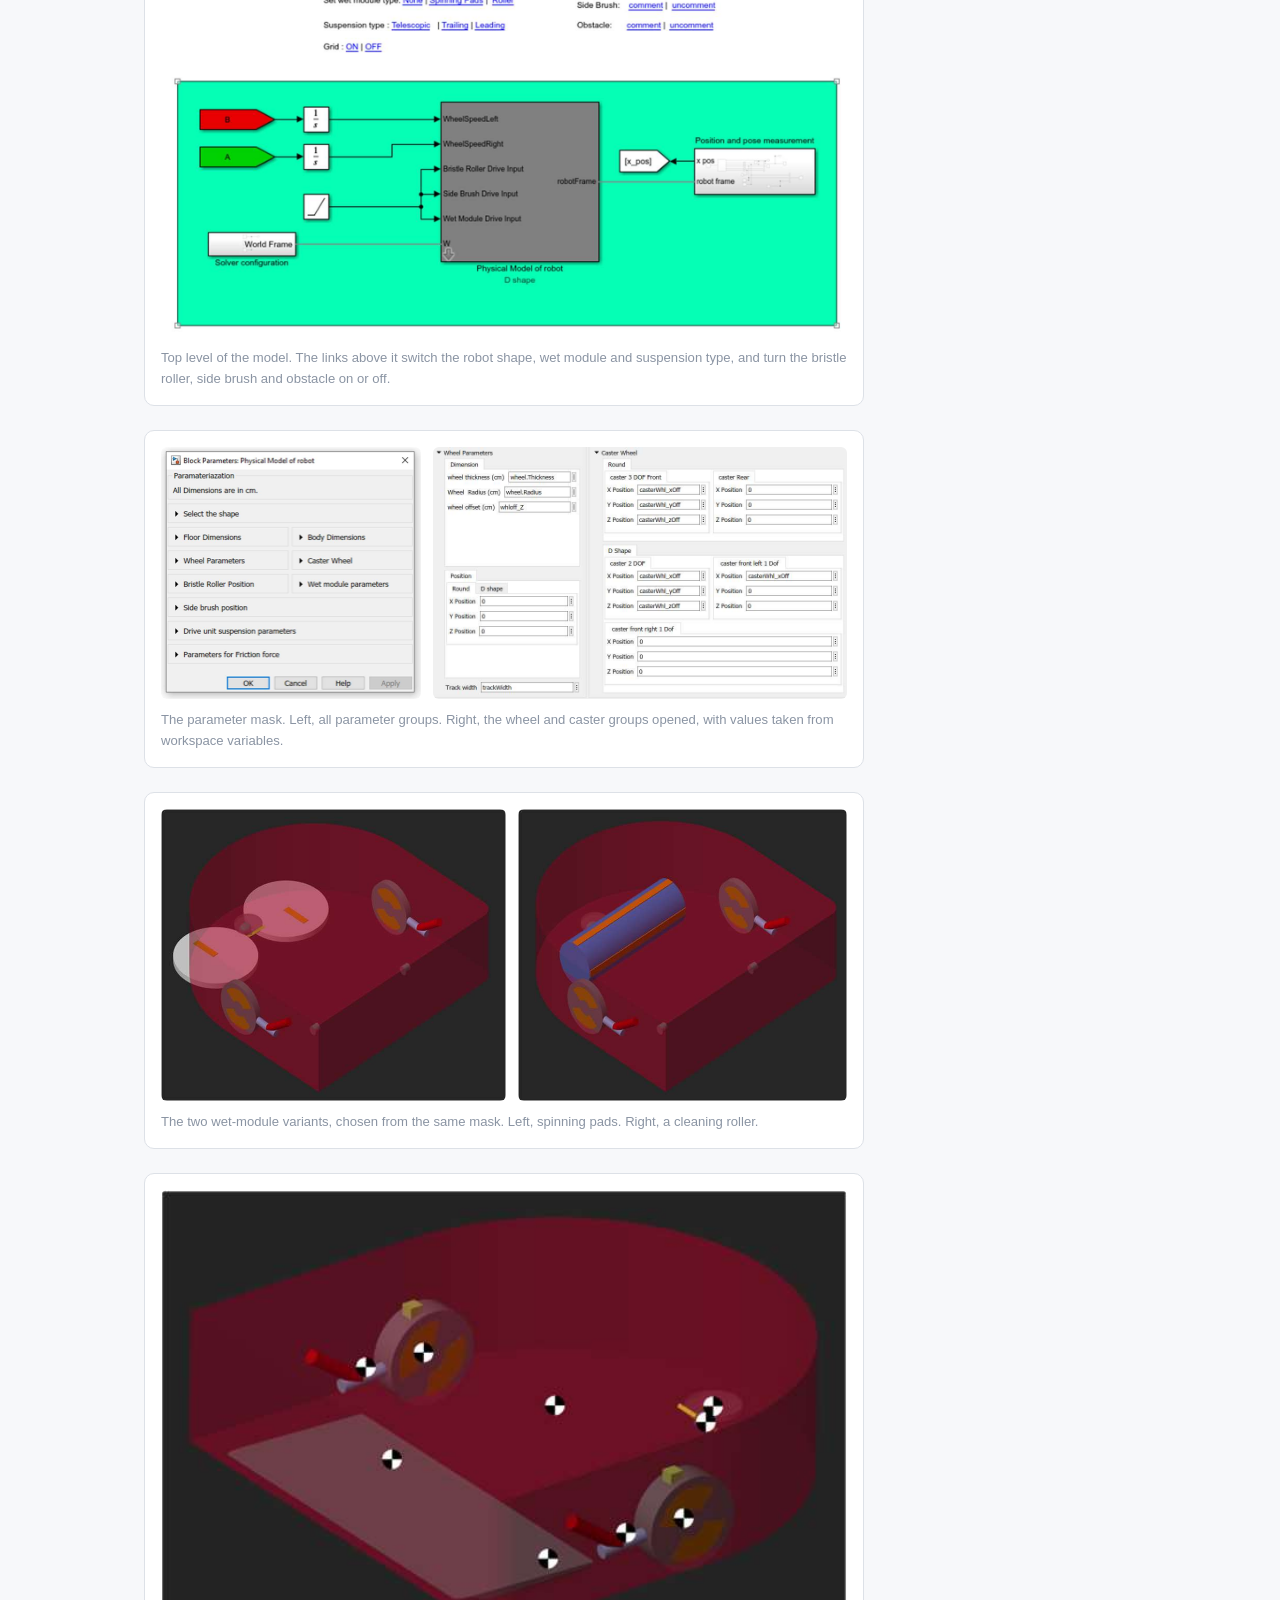
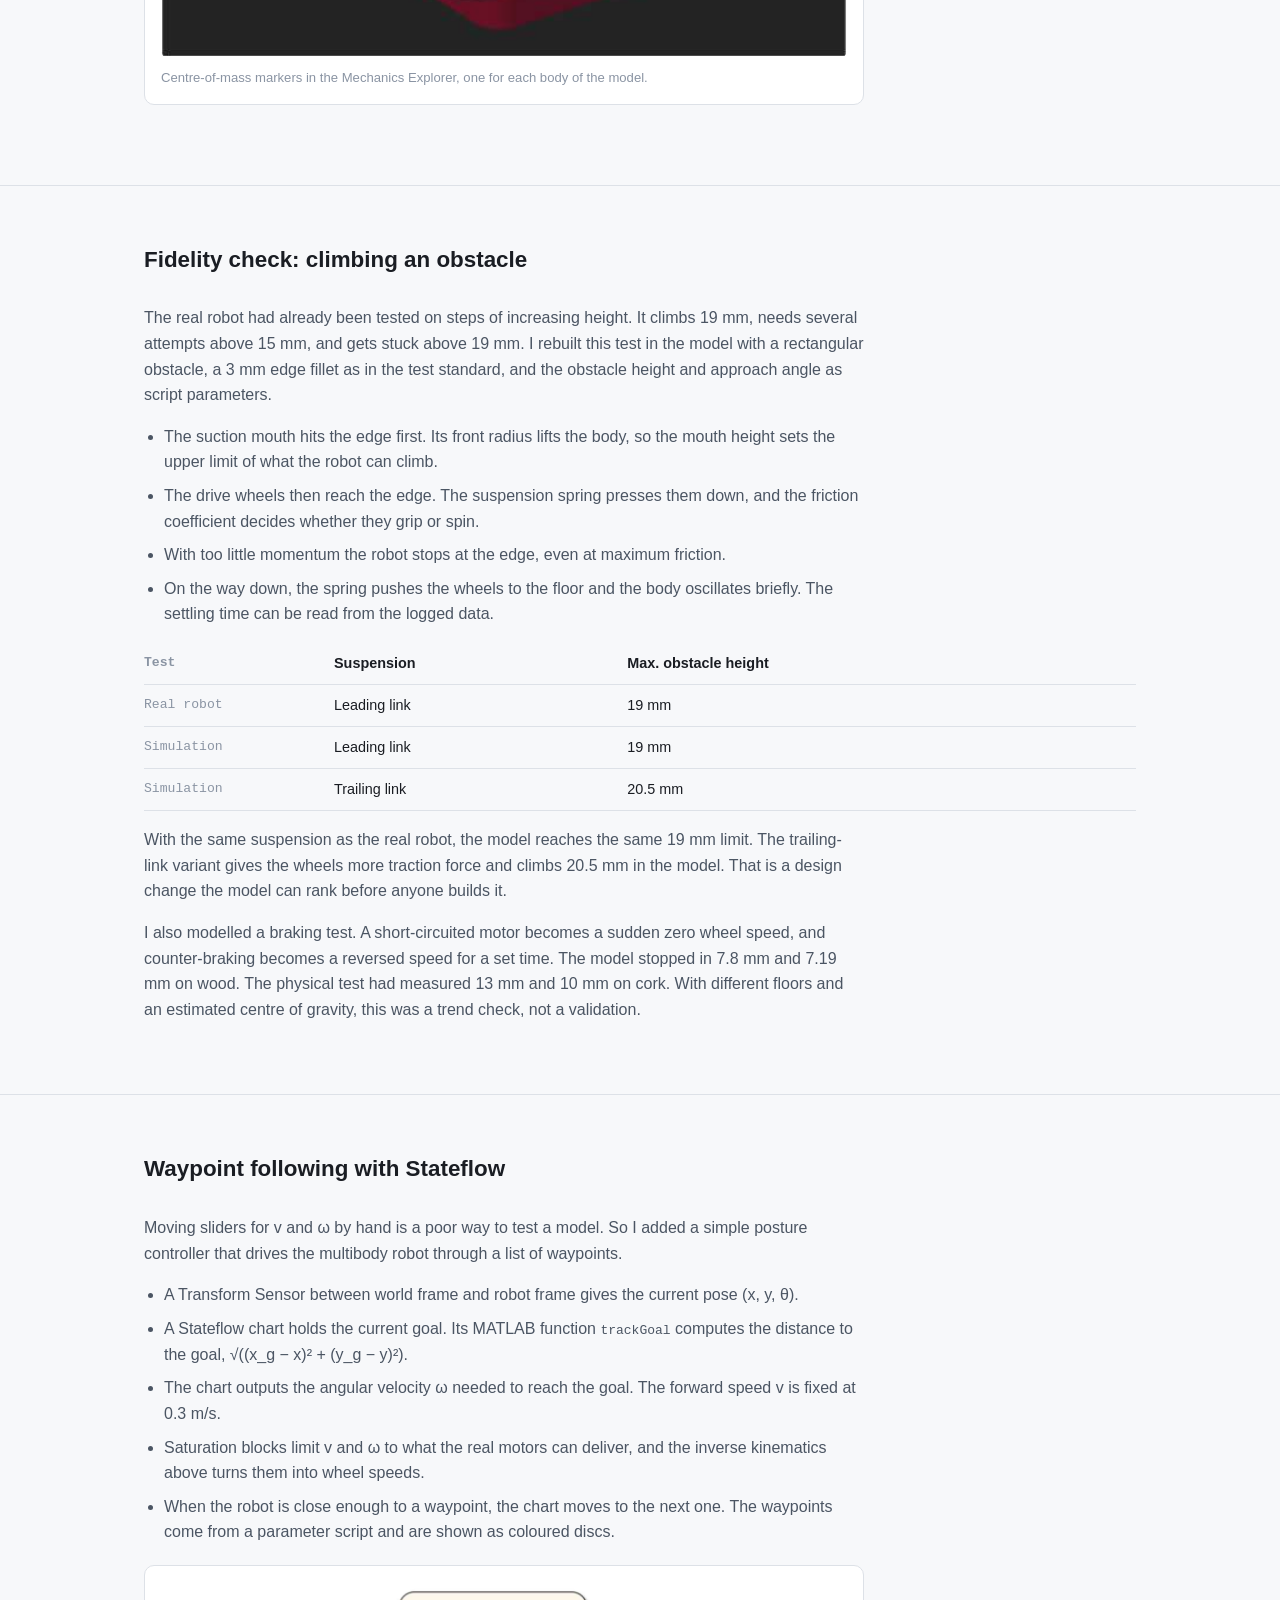
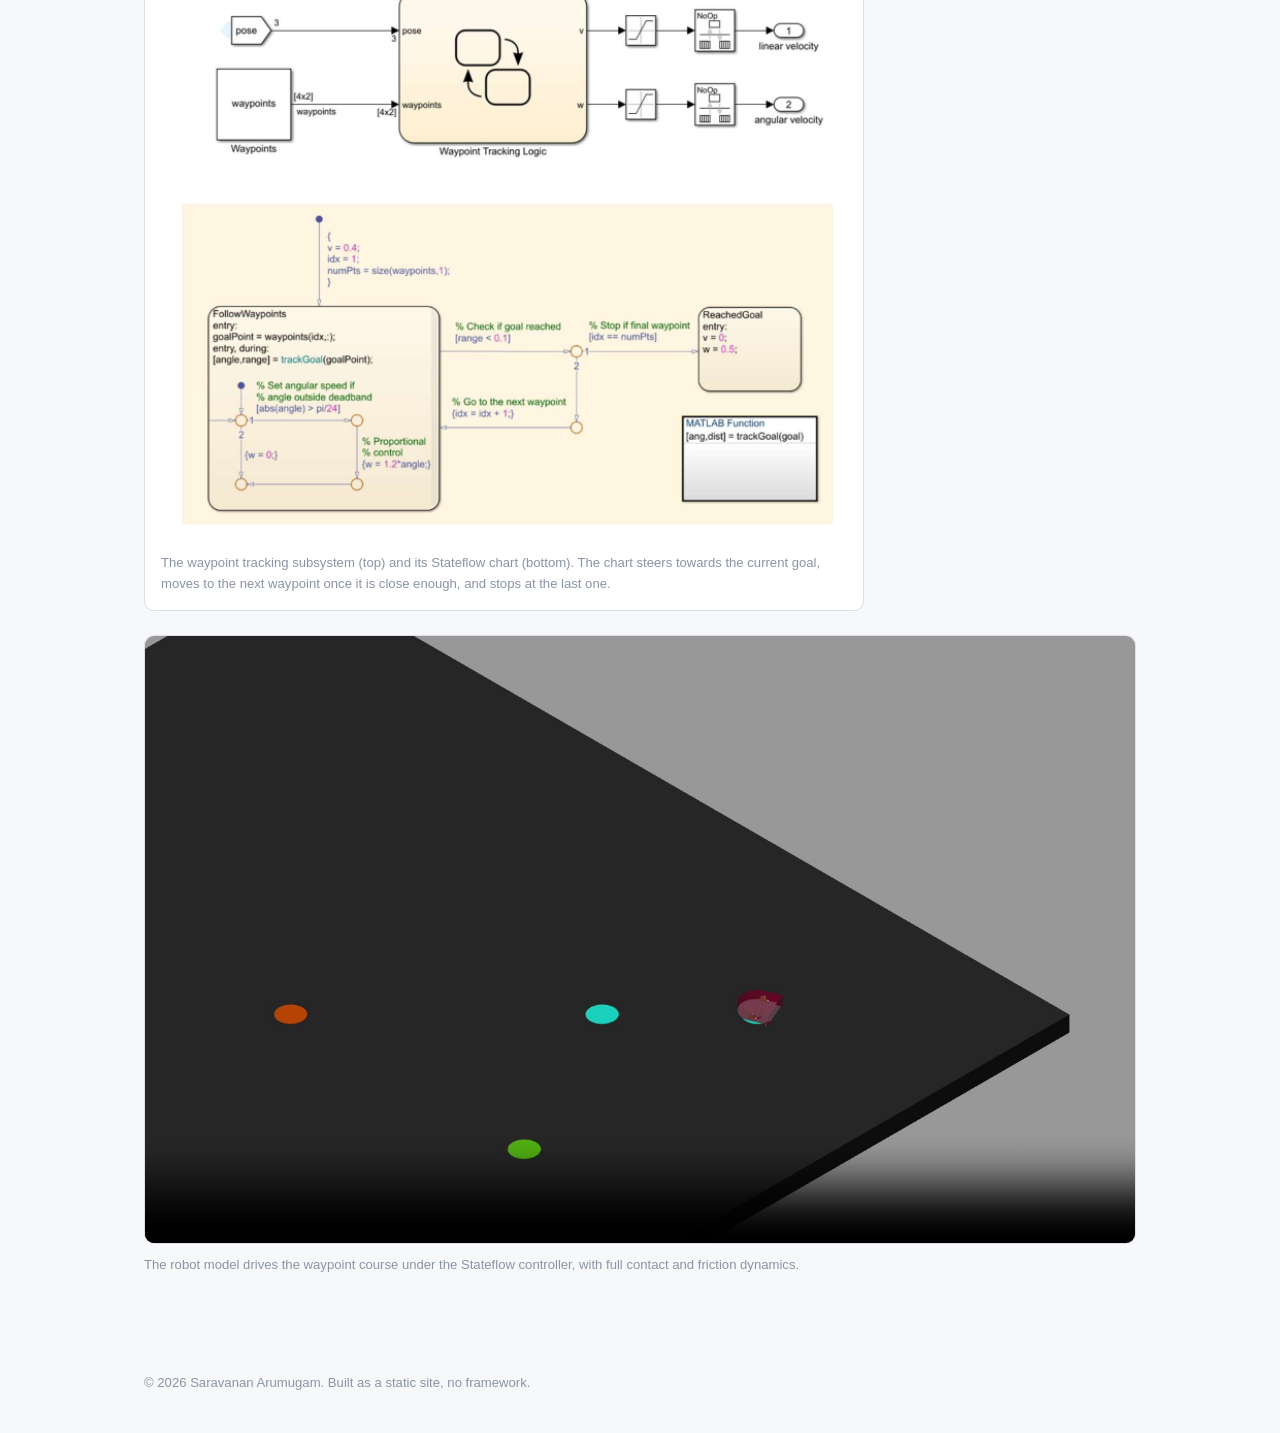
<file: projects/vacuum-robot-simscape.html>
<!doctype html>
<html lang="en">
<head>
<meta charset="utf-8" />
<meta name="viewport" content="width=device-width, initial-scale=1" />
<title>Vacuum Robot Multibody Model in Simscape — Saravanan Arumugam</title>
<meta name="description" content="Master's thesis: a parameterized Simscape Multibody model of a differential-drive vacuum cleaner robot, with contact and friction modelling, validated against the real robot's obstacle-climbing limit, and a Stateflow waypoint follower." />
<link rel="stylesheet" href="../assets/css/style.css" />
</head>
<body>

<header class="site">
  <div class="wrap nav">
    <a class="name" href="../index.html">Saravanan Arumugam <span>/</span> <b class="role">Mechatronics Engineer</b></a>
    <ul>
      <li><a href="../index.html#about">About</a></li>
      <li><a href="../index.html#projects">Projects</a></li>
      <li><a href="../index.html#contact">Contact</a></li>
    </ul>
    <button class="theme-toggle" data-theme-toggle aria-label="Toggle color theme">☀ / ☾</button>
  </div>
</header>

<div class="wrap breadcrumb">
  <a href="../index.html">Portfolio</a> / <a href="../index.html#projects">Projects</a> / Vacuum Robot Model
</div>

<section class="project-hero">
  <div class="wrap">
    <div class="eyebrow">Master's Thesis · Multibody Simulation · Mobile Robotics</div>
    <h1>Mathematical Model of a Vacuum Cleaner Robot in Simscape Multibody</h1>
    <div class="tags">
      <span>MATLAB</span>
      <span>Simulink</span>
      <span>Simscape Multibody</span>
      <span>Stateflow</span>
      <span>Contact modelling</span>
      <span>Differential drive</span>
      <span>Inverse kinematics</span>
    </div>

    <div class="video-frame">
      <video src="../assets/video/vacuum-robot-obstacle-climb.webm" poster="../assets/img/vacuum-robot-obstacle-poster.jpg"
             autoplay muted loop playsinline controls preload="metadata"
             aria-label="Simscape Mechanics Explorer side view: the D-shaped robot model drives onto a step obstacle, the suction mouth lifts the front and the drive wheels climb over">
      </video>
    </div>
    <p class="viewer-note">
      Recorded in the Simscape Mechanics Explorer. The suction mouth hits the step first and lifts the front.
      Then the spring-loaded drive wheels reach the edge and pull the robot up.
    </p>

    <div class="video-frame">
      <video src="../assets/video/vacuum-robot-obstacle-drop.webm" poster="../assets/img/vacuum-robot-drop-poster.jpg"
             muted loop playsinline controls preload="metadata"
             aria-label="Simscape Mechanics Explorer side view: the robot model drives off the obstacle and the drive wheels drop back to the floor">
      </video>
    </div>
    <p class="viewer-note">The robot model drops off the obstacle. The spring pushes the drive wheels back down to the floor.</p>

    <table class="spec-table">
      <tr><td>Thesis</td><td>Determining physical relationships and building mathematical models in robotic systems. Master's in Mechatronics Engineering, University of Applied Sciences Kaiserslautern, 2022</td></tr>
      <tr><td>Reference robot</td><td>A commercial D-shaped differential-drive vacuum robot</td></tr>
      <tr><td>Tools</td><td>MATLAB, Simulink, Simscape Multibody, Simscape Multibody Contact Forces Library, Stateflow</td></tr>
      <tr><td>Model envelope</td><td>D-shaped body, 36 * 35 * 10 cm, all key dimensions set from one parameter mask</td></tr>
      <tr><td>Drive units</td><td>Leading, trailing and telescopic suspension as switchable variants, 470 N/m spring with 5 cm free length</td></tr>
      <tr><td>Solver</td><td>ode23t (the contact model is stiff)</td></tr>
      <tr><td>Validation</td><td>Maximum climbable obstacle height, simulation against the real robot</td></tr>
    </table>
  </div>
</section>

<section>
  <div class="wrap">
    <div class="section-head">
      <h2>Overview</h2>
    </div>
    <div class="prose">
      <p>
        Physical tests on a vacuum robot are slow. Every change to the wheel position, spring or centre of gravity
        means a new prototype and a new test series. My thesis built a simulation model that answers these
        questions first, so fewer physical tests are needed.
      </p>
      <ul>
        <li><strong>Theory.</strong> Kinematic and Lagrange dynamic equations of a differential-drive mobile robot.</li>
        <li><strong>Model.</strong> A Simscape Multibody model of the robot with drive units, suspension, caster wheels, suction mouth and a wet-cleaning module.</li>
        <li><strong>Contacts and friction.</strong> Using spatial contact force library and friction coefficient I measured on the real wheel, the contact forces between wheels, floor and obstacl are modelled .</li>
        <li><strong>Fidelity check.</strong> The obstacle-climbing limit of the model compared with the measured limit of the real robot.</li>
        <li><strong>Driving.</strong> Inverse kinematics of the differential drive in a Stateflow chart, which steers the model through a list of waypoints.</li>
      </ul>
    </div>
  </div>
</section>

<section>
  <div class="wrap">
    <div class="section-head">
      <h2>Differential-drive kinematics</h2>
    </div>
    <div class="prose">
      <p>
        The robot has two driven wheels with radius R on one axle, track width L apart. It cannot slide sideways,
        and each wheel rolls without slip. The forward and angular velocity of the robot then follow from the two
        wheel speeds φ̇<sub>r</sub> and φ̇<sub>l</sub>:
      </p>
      <div class="formula">
        v = R · (φ̇_r + φ̇_l) / 2&nbsp;&nbsp;&nbsp;&nbsp;ω = R · (φ̇_r − φ̇_l) / L<br />
        ẋ = v · cos θ&nbsp;&nbsp;&nbsp;&nbsp;ẏ = v · sin θ&nbsp;&nbsp;&nbsp;&nbsp;θ̇ = ω
      </div>
      <p>
        To drive the model I need the inverse. A controller asks for v and ω, and each wheel gets its own speed:
      </p>
      <div class="formula">
        φ̇_r = (v + ω · L / 2) / R&nbsp;&nbsp;&nbsp;&nbsp;φ̇_l = (v − ω · L / 2) / R
      </div>
      <p>
        The thesis also derives the Lagrange dynamic model, M(q)·q̈ + V(q, q̇)·q̇ = B·τ. In the simulation,
        Simscape Multibody builds and solves these equations itself. The derivation was there to understand what
        the solver does and which parameters matter.
      </p>

      <figure class="diagram">
        <img src="../assets/img/vacuum-robot-diff-drive-simulink.png" alt="Simulink Differential Drive Kinematics subsystem with linear velocity, angular velocity and track width inputs and right and left wheel speed outputs, two slider controls for the velocities, and the inside of the subsystem built from a product, sum and gain blocks with gain 1 over the wheel radius" loading="lazy" />
        <figcaption>The inverse kinematics in Simulink. Sliders set v and ω, and the subsystem below turns them into the right and left wheel speeds.</figcaption>
      </figure>
    </div>
  </div>
</section>

<section>
  <div class="wrap">
    <div class="section-head">
      <h2>Contacts and friction</h2>
    </div>
    <div class="prose">
      <p>
        Whether the robot climbs a step or gets stuck is decided almost entirely by contact forces. The model uses
        penalty-based contacts. Two bodies may overlap slightly, and a spring-damper pushes them apart.
      </p>
      <ul>
        <li><strong>Wheels to floor.</strong> Sphere-to-plane contacts from the Simscape Multibody Contact Forces Library for the drive wheels, caster wheels, base plate and suction mouth. Each contact outputs normal and friction force on a bus, logged for every run.</li>
        <li><strong>Robot to obstacle.</strong> Spatial Contact Force blocks between the obstacle and the body, wheels, casters and suction mouth. These blocks use the full part geometry, which matters for the curved suction mouth that lifts the robot.</li>
        <li><strong>Stiffness and damping.</strong> Stiffness follows from the allowed penetration, k = m · g / d. Damping starts one to two orders of magnitude below stiffness and is tuned from there. Too high, and the solver slows down. Too low, and parts sink into each other.</li>
        <li><strong>Friction law.</strong> The Spatial Contact Force block blends static and dynamic friction around a critical velocity. Below it, the effective coefficient is the static value. Above it, the coefficient falls towards the dynamic value.</li>
      </ul>

      <h3>Measuring the wheel friction</h3>
      <p>
        Friction coefficients are not standard values. They depend on the material pair, so I measured this wheel on wood. I placed a 60.8 g drive
        wheel on a wooden board and raised one end until the wheel started to slide. At that angle θ, the static
        friction coefficient is μ<sub>s</sub> = tan θ.
      </p>
      <div class="formula">
        F_friction = F_g · sin θ&nbsp;&nbsp;&nbsp;&nbsp;F_normal = F_g · cos θ&nbsp;&nbsp;&nbsp;&nbsp;μ_s = tan θ<br />
        15 trials:&nbsp;&nbsp;θ = 45.3° to 49.1°&nbsp;&nbsp;→&nbsp;&nbsp;μ_s = 1.01 to 1.16
      </div>
      <p>
        These values go straight into the floor contacts. The kinetic coefficient is set below the static one, and
        both are mask parameters, so other floors can be simulated by changing two numbers.
      </p>
    </div>
  </div>
</section>

<section>
  <div class="wrap">
    <div class="section-head">
      <h2>Making the model reusable</h2>
    </div>
    <div class="prose">
      <ul>
        <li><strong>One parameter mask.</strong> Body and wheel dimensions, track width, component positions, centre of gravity, floor and obstacle friction, and suspension lever length and angle. Values come from the mask or from a script, so a test series can be reset in one step.</li>
        <li><strong>Variant subsystems.</strong> The three suspension types sit in one variant subsystem and share one Simscape bus interface, so switching does not break any wiring. The wet module switches between spinning pads and a roller from the same mask.</li>
        <li><strong>Solver choice.</strong> I used the Simulink Solver Profiler to find the states that slowed the run. The stiff contacts made ode23t the right solver.</li>
        <li><strong>Limits.</strong> I also started a bristle-roller model with proxy contacts placed along a helix. Its forces did not yet match the measured values, so I kept it out of the validation.</li>
      </ul>

      <figure class="diagram">
        <img src="../assets/img/vacuum-robot-model-top.png" alt="Top level of the Simulink model: wheel speed inputs and a drive input feed the Physical Model of robot block, with a position and pose measurement block on its robot frame output. Links above the model switch robot shape, wet module, suspension type and grid, and comment in or out the bristle roller, side brush and obstacle." loading="lazy" />
        <figcaption>Top level of the model. The links above it switch the robot shape, wet module and suspension type, and turn the bristle roller, side brush and obstacle on or off.</figcaption>
      </figure>

      <figure class="diagram">
        <div class="pair" style="--cols: 1.033fr 1.643fr">
          <img src="../assets/img/vacuum-robot-mask.png" alt="Block Parameters dialog of the Physical Model of robot block, with collapsible groups for shape, floor and body dimensions, wheel and caster parameters, bristle roller, wet module, side brush, suspension and friction" loading="lazy" />
          <img src="../assets/img/vacuum-robot-mask-wheels.png" alt="Expanded Wheel Parameters and Caster Wheel groups of the mask, with wheel thickness, radius, offset, track width and caster positions set from workspace variables" loading="lazy" />
        </div>
        <figcaption>The parameter mask. Left, all parameter groups. Right, the wheel and caster groups opened, with values taken from workspace variables.</figcaption>
      </figure>

      <figure class="diagram">
        <div class="pair" style="--cols: 1.180fr 1.128fr">
          <img src="../assets/img/vacuum-robot-wet-pads.png" alt="Transparent view of the D-shaped robot model with the wet module set to two spinning pads" loading="lazy" />
          <img src="../assets/img/vacuum-robot-wet-roller.png" alt="Transparent view of the same robot model with the wet module set to a single cleaning roller across the body" loading="lazy" />
        </div>
        <figcaption>The two wet-module variants, chosen from the same mask. Left, spinning pads. Right, a cleaning roller.</figcaption>
      </figure>

      <figure class="diagram">
        <img src="../assets/img/vacuum-robot-centre-of-mass.png" alt="Robot model in the Mechanics Explorer with centre-of-mass markers on the body, drive wheels, suspension parts and caster" loading="lazy" />
        <figcaption>Centre-of-mass markers in the Mechanics Explorer, one for each body of the model.</figcaption>
      </figure>
    </div>
  </div>
</section>

<section>
  <div class="wrap">
    <div class="section-head">
      <h2>Fidelity check: climbing an obstacle</h2>
    </div>
    <div class="prose">
      <p>
        The real robot had already been tested on steps of increasing height. It climbs 19 mm, needs several
        attempts above 15 mm, and gets stuck above 19 mm. I rebuilt this test in the model with a rectangular
        obstacle, a 3 mm edge fillet as in the test standard, and the obstacle height and approach angle as
        script parameters.
      </p>
      <ul>
        <li>The suction mouth hits the edge first. Its front radius lifts the body, so the mouth height sets the upper limit of what the robot can climb.</li>
        <li>The drive wheels then reach the edge. The suspension spring presses them down, and the friction coefficient decides whether they grip or spin.</li>
        <li>With too little momentum the robot stops at the edge, even at maximum friction.</li>
        <li>On the way down, the spring pushes the wheels to the floor and the body oscillates briefly. The settling time can be read from the logged data.</li>
      </ul>
    </div>

    <table class="spec-table">
      <tr><td><strong>Test</strong></td><td><strong>Suspension</strong></td><td><strong>Max. obstacle height</strong></td></tr>
      <tr><td>Real robot</td><td>Leading link</td><td>19 mm</td></tr>
      <tr><td>Simulation</td><td>Leading link</td><td>19 mm</td></tr>
      <tr><td>Simulation</td><td>Trailing link</td><td>20.5 mm</td></tr>
    </table>
    <div class="prose">
      <p>
        With the same suspension as the real robot, the model reaches the same 19 mm limit. The trailing-link
        variant gives the wheels more traction force and climbs 20.5 mm in the model. That is a design change the
        model can rank before anyone builds it.
      </p>
      <p>
        I also modelled a braking test. A short-circuited motor becomes a sudden zero wheel speed, and counter-braking
        becomes a reversed speed for a set time. The model stopped in 7.8 mm and 7.19 mm on wood. The physical test
        had measured 13 mm and 10 mm on cork. With different floors and an estimated centre of gravity, this was a
        trend check, not a validation.
      </p>
    </div>
  </div>
</section>

<section>
  <div class="wrap">
    <div class="section-head">
      <h2>Waypoint following with Stateflow</h2>
    </div>
    <div class="prose">
      <p>
        Moving sliders for v and ω by hand is a poor way to test a model. So I added a simple posture controller
        that drives the multibody robot through a list of waypoints.
      </p>
      <ul>
        <li>A Transform Sensor between world frame and robot frame gives the current pose (x, y, θ).</li>
        <li>A Stateflow chart holds the current goal. Its MATLAB function <code>trackGoal</code> computes the distance to the goal, √((x_g − x)² + (y_g − y)²).</li>
        <li>The chart outputs the angular velocity ω needed to reach the goal. The forward speed v is fixed at 0.3 m/s.</li>
        <li>Saturation blocks limit v and ω to what the real motors can deliver, and the inverse kinematics above turns them into wheel speeds.</li>
        <li>When the robot is close enough to a waypoint, the chart moves to the next one. The waypoints come from a parameter script and are shown as coloured discs.</li>
      </ul>

      <figure class="diagram">
        <img src="../assets/img/vacuum-robot-waypoint-logic.png" alt="Simulink subsystem with pose and waypoints inputs feeding the Waypoint Tracking Logic chart, whose v and w outputs pass through saturation blocks. Below, the Stateflow chart with a FollowWaypoints state, a proportional angle controller with a dead band, transitions to the next waypoint, a ReachedGoal state and the trackGoal MATLAB function." loading="lazy" />
        <figcaption>The waypoint tracking subsystem (top) and its Stateflow chart (bottom). The chart steers towards the current goal, moves to the next waypoint once it is close enough, and stops at the last one.</figcaption>
      </figure>
    </div>

    <div class="video-frame">
      <video src="../assets/video/vacuum-robot-waypoints.webm" poster="../assets/img/vacuum-robot-waypoints-poster.jpg"
             muted loop playsinline controls preload="metadata"
             aria-label="Simscape Mechanics Explorer isometric view: the robot model drives from waypoint to waypoint, marked as coloured discs on the floor">
      </video>
    </div>
    <p class="viewer-note">The robot model drives the waypoint course under the Stateflow controller, with full contact and friction dynamics.</p>
  </div>
</section>

<footer class="site">
  <div class="wrap">
    © <span id="year"></span> Saravanan Arumugam. Built as a static site, no framework.
  </div>
</footer>

<script src="../assets/js/main.js"></script>
<script>document.getElementById("year").textContent = new Date().getFullYear();</script>
</body>
</html>
</file>
<file: assets/css/style.css>
/* ---------- Design tokens ---------- */
:root {
  --bg: #0b0e13;
  --bg-elev: #12161d;
  --bg-elev-2: #171c25;
  --border: #262c37;
  --text: #e7eaef;
  --text-dim: #9aa4b2;
  --text-faint: #667085;
  --accent: #5ee0c0;
  --accent-dim: #2f6a5c;
  --tag-bg: #182a26;
  --tag-text: #7fe0c8;
  --radius: 10px;
  --maxw: 1040px;
  --font: -apple-system, BlinkMacSystemFont, "Segoe UI", Roboto, "Helvetica Neue", Arial, sans-serif;
  --mono: "SFMono-Regular", Consolas, "Liberation Mono", Menlo, monospace;
}

:root[data-theme="light"] {
  --bg: #f7f8fa;
  --bg-elev: #ffffff;
  --bg-elev-2: #f0f2f5;
  --border: #dde1e7;
  --text: #1a1d23;
  --text-dim: #4b5563;
  --text-faint: #8a94a3;
  --accent: #0f9d80;
  --accent-dim: #bfe9dd;
  --tag-bg: #e3f7f1;
  --tag-text: #0f9d80;
}

@media (prefers-color-scheme: light) {
  :root:not([data-theme="dark"]) {
    --bg: #f7f8fa;
    --bg-elev: #ffffff;
    --bg-elev-2: #f0f2f5;
    --border: #dde1e7;
    --text: #1a1d23;
    --text-dim: #4b5563;
    --text-faint: #8a94a3;
    --accent: #0f9d80;
    --accent-dim: #bfe9dd;
    --tag-bg: #e3f7f1;
    --tag-text: #0f9d80;
  }
}

* { box-sizing: border-box; }
html { scroll-behavior: smooth; }

body {
  margin: 0;
  background: var(--bg);
  color: var(--text);
  font-family: var(--font);
  line-height: 1.6;
  -webkit-font-smoothing: antialiased;
}

a { color: var(--accent); text-decoration: none; }
a:hover { text-decoration: underline; }

img { max-width: 100%; display: block; }

.wrap {
  max-width: var(--maxw);
  margin: 0 auto;
  padding: 0 24px;
}

/* ---------- Header ---------- */
header.site {
  position: sticky;
  top: 0;
  z-index: 20;
  background: color-mix(in srgb, var(--bg) 88%, transparent);
  backdrop-filter: blur(8px);
  border-bottom: 1px solid var(--border);
}

.nav {
  display: flex;
  align-items: center;
  justify-content: space-between;
  padding: 16px 0;
}

.nav .name {
  font-weight: 700;
  font-size: 1.05rem;
  letter-spacing: -0.01em;
  color: var(--text);
}

.nav .name span { color: var(--accent); }
.nav .name .role { font-weight: 500; color: var(--text-dim); }

.nav ul {
  list-style: none;
  display: flex;
  gap: 28px;
  margin: 0;
  padding: 0;
}

.nav ul a {
  color: var(--text-dim);
  font-size: 0.92rem;
  font-weight: 500;
}

.nav ul a:hover { color: var(--text); text-decoration: none; }

.theme-toggle {
  background: var(--bg-elev-2);
  border: 1px solid var(--border);
  color: var(--text-dim);
  border-radius: 8px;
  padding: 6px 10px;
  cursor: pointer;
  font-size: 0.85rem;
}

/* ---------- Hero ---------- */
.hero {
  padding: 72px 0 56px;
  border-bottom: 1px solid var(--border);
}

.eyebrow {
  font-family: var(--mono);
  color: var(--accent);
  font-size: 0.85rem;
  letter-spacing: 0.04em;
  text-transform: uppercase;
  margin-bottom: 14px;
}

.hero h1 {
  font-size: clamp(1.9rem, 4vw, 2.7rem);
  line-height: 1.15;
  margin: 0 0 18px;
  letter-spacing: -0.01em;
}

.hero p.lead {
  color: var(--text-dim);
  font-size: 1.05rem;
  max-width: 640px;
  margin: 0 0 28px;
}

.hero .actions {
  display: flex;
  gap: 12px;
  flex-wrap: wrap;
}

.btn {
  display: inline-flex;
  align-items: center;
  gap: 8px;
  padding: 10px 18px;
  border-radius: 8px;
  font-size: 0.92rem;
  font-weight: 600;
  border: 1px solid var(--border);
  color: var(--text);
  background: var(--bg-elev);
}

.btn:hover { text-decoration: none; border-color: var(--accent-dim); }

.btn.primary {
  background: var(--accent);
  border-color: var(--accent);
  color: #0b0e13;
}

.btn.primary:hover { filter: brightness(1.08); }

/* ---------- Sections ---------- */
section { padding: 56px 0; border-bottom: 1px solid var(--border); }
section:last-of-type { border-bottom: none; }

.section-head {
  display: flex;
  align-items: baseline;
  justify-content: space-between;
  margin-bottom: 28px;
  gap: 16px;
  flex-wrap: wrap;
}

.section-head h2 {
  font-size: 1.4rem;
  margin: 0;
}

.section-head .num {
  font-family: var(--mono);
  color: var(--text-faint);
  font-size: 0.85rem;
}

.about-grid {
  display: grid;
  grid-template-columns: 1fr;
  gap: 24px;
  color: var(--text-dim);
  max-width: 720px;
}

.skills {
  display: flex;
  flex-wrap: wrap;
  gap: 8px;
  margin-top: 20px;
}

.skills span {
  font-family: var(--mono);
  font-size: 0.82rem;
  background: var(--bg-elev-2);
  border: 1px solid var(--border);
  color: var(--text-dim);
  padding: 5px 10px;
  border-radius: 6px;
}

/* ---------- Project cards ---------- */
.projects-grid {
  display: grid;
  grid-template-columns: repeat(auto-fit, minmax(280px, 1fr));
  gap: 22px;
}

.card {
  background: var(--bg-elev);
  border: 1px solid var(--border);
  border-radius: var(--radius);
  overflow: hidden;
  display: flex;
  flex-direction: column;
  transition: border-color 0.15s ease, transform 0.15s ease;
}

.card:hover {
  border-color: var(--accent-dim);
  transform: translateY(-2px);
}

.card .thumb {
  aspect-ratio: 16 / 10;
  background: var(--bg-elev-2);
  display: flex;
  align-items: center;
  justify-content: center;
  overflow: hidden;
}

.card .thumb img { width: 100%; height: 100%; object-fit: cover; }

.card .body { padding: 18px 20px 22px; display: flex; flex-direction: column; gap: 10px; flex: 1; }

.card h3 { margin: 0; font-size: 1.08rem; }

.card p { margin: 0; color: var(--text-dim); font-size: 0.92rem; flex: 1; }

.card .tags { display: flex; flex-wrap: wrap; gap: 6px; }

.card .tags span {
  font-family: var(--mono);
  font-size: 0.72rem;
  background: var(--tag-bg);
  color: var(--tag-text);
  padding: 3px 8px;
  border-radius: 5px;
}

.card .link-row {
  margin-top: 4px;
  font-size: 0.88rem;
  font-weight: 600;
}

.card.placeholder {
  border-style: dashed;
  align-items: center;
  justify-content: center;
  text-align: center;
  color: var(--text-faint);
  min-height: 220px;
  padding: 20px;
}

.card.placeholder .body { justify-content: center; align-items: center; }

/* ---------- Contact ---------- */
.contact-links {
  display: flex;
  flex-wrap: wrap;
  gap: 14px;
  margin-top: 8px;
}

.contact-links a {
  display: inline-flex;
  align-items: center;
  gap: 8px;
  padding: 10px 16px;
  border: 1px solid var(--border);
  border-radius: 8px;
  color: var(--text);
  font-size: 0.92rem;
  background: var(--bg-elev);
}

.contact-links a:hover { text-decoration: none; border-color: var(--accent-dim); }

footer.site {
  padding: 28px 0 40px;
  color: var(--text-faint);
  font-size: 0.82rem;
}

/* ---------- Project detail page ---------- */
.breadcrumb {
  padding: 20px 0 0;
  font-size: 0.85rem;
  color: var(--text-faint);
}

.project-hero { padding: 24px 0 40px; border-bottom: 1px solid var(--border); }

.project-hero h1 { font-size: clamp(1.7rem, 3.4vw, 2.3rem); margin: 6px 0 14px; }

.project-hero .tags { display: flex; flex-wrap: wrap; gap: 8px; margin-bottom: 18px; }

.project-hero .tags span {
  font-family: var(--mono);
  font-size: 0.78rem;
  background: var(--tag-bg);
  color: var(--tag-text);
  padding: 4px 10px;
  border-radius: 6px;
}

.gallery {
  display: grid;
  grid-template-columns: 1fr 1fr;
  gap: 16px;
  margin: 24px 0;
}

.gallery img {
  border-radius: var(--radius);
  border: 1px solid var(--border);
  width: 100%;
}

.spec-table {
  width: 100%;
  border-collapse: collapse;
  font-size: 0.9rem;
  margin: 12px 0 0;
}

.spec-table td {
  padding: 9px 0;
  border-bottom: 1px solid var(--border);
  vertical-align: top;
}

.spec-table td:first-child {
  color: var(--text-faint);
  font-family: var(--mono);
  font-size: 0.82rem;
  width: 190px;
  white-space: nowrap;
}

.prose { color: var(--text-dim); max-width: 720px; }
.prose ul { padding-left: 20px; }
.prose li { margin-bottom: 8px; }

/* ---------- KiCanvas viewer ---------- */
.viewer-tabs {
  display: flex;
  gap: 4px;
  border: 1px solid var(--border);
  background: var(--bg-elev-2);
  border-radius: 8px 8px 0 0;
  padding: 6px;
}

.viewer-tabs button {
  font-family: var(--mono);
  font-size: 0.82rem;
  background: transparent;
  border: none;
  color: var(--text-dim);
  padding: 8px 14px;
  border-radius: 6px;
  cursor: pointer;
}

.viewer-tabs button.active {
  background: var(--bg-elev);
  color: var(--accent);
}

.viewer-frame {
  border: 1px solid var(--border);
  border-top: none;
  border-radius: 0 0 var(--radius) var(--radius);
  overflow: hidden;
  background: #131316;
  height: 640px;
}

.viewer-panel { display: none; width: 100%; height: 100%; }
.viewer-panel.active { display: block; }

kicanvas-embed { width: 100%; height: 100%; display: block; }

.viewer-note {
  font-size: 0.82rem;
  color: var(--text-faint);
  margin-top: 10px;
}

.downloads {
  display: flex;
  flex-wrap: wrap;
  gap: 10px;
  margin-top: 16px;
}

@media (max-width: 640px) {
  .nav ul { gap: 16px; }
  .nav .name span, .nav .name .role { display: none; }
  .nav ul li:nth-child(n+4) { display: none; }
  .gallery { grid-template-columns: 1fr; }
  .viewer-frame { height: 460px; }
  .spec-table td:first-child { width: 130px; }
}

/* ---------- Project video ---------- */
.video-frame {
  margin: 24px 0 0;
  border: 1px solid var(--border);
  border-radius: var(--radius);
  overflow: hidden;
  background: #ffffff;
}

.video-frame video { display: block; width: 100%; height: auto; }
.video-frame.narrow { max-width: 480px; }

.card .thumb video { width: 100%; height: 100%; object-fit: cover; }

.video-frame img { display: block; width: 100%; height: auto; }

/* ---------- Diagrams, formulas, code excerpts ---------- */
.prose h3 { color: var(--text); font-size: 1.02rem; margin: 28px 0 8px; }

.diagram {
  margin: 20px 0 24px;
  border: 1px solid var(--border);
  border-radius: var(--radius);
  background: var(--bg-elev);
  padding: 16px;
  max-width: 720px;
}
.diagram svg { display: block; width: 100%; height: auto; }
.diagram img { width: 100%; height: auto; border-radius: 6px; }
/* two screenshots in one figure; set --cols to their aspect ratios so both get the same height */
.diagram .pair { display: grid; grid-template-columns: var(--cols, 1fr 1fr); gap: 12px; }
@media (max-width: 640px) { .diagram .pair { grid-template-columns: 1fr; } }
.diagram figcaption { font-size: 0.82rem; color: var(--text-faint); margin-top: 10px; }
.diagram .ln { stroke: var(--text-dim); stroke-width: 1.5; fill: none; }
.diagram .dash { stroke: var(--text-faint); stroke-width: 1; stroke-dasharray: 4 4; fill: none; }
.diagram .acc { stroke: var(--accent); stroke-width: 2; fill: none; }
.diagram .body { fill: var(--bg-elev-2); stroke: var(--text-dim); stroke-width: 1.5; }
.diagram .wheel { fill: var(--text-dim); }
.diagram .wheel.steer { fill: var(--accent); }
.diagram .box { fill: var(--bg-elev-2); stroke: var(--border); stroke-width: 1.5; }
.diagram .box.hl { stroke: var(--accent); }
.diagram .dot { fill: var(--accent); }
.diagram text { fill: var(--text); font-family: var(--font); font-size: 13px; }
.diagram text.dim { fill: var(--text-dim); font-size: 11.5px; }
.diagram text.mono { font-family: var(--mono); font-size: 11.5px; fill: var(--accent); }
.diagram .arrowhead { fill: var(--text-dim); }

.formula {
  font-family: var(--mono);
  font-size: 0.88rem;
  color: var(--text);
  background: var(--bg-elev-2);
  border: 1px solid var(--border);
  border-radius: 8px;
  padding: 12px 16px;
  margin: 12px 0;
  line-height: 1.8;
  overflow-x: auto;
  white-space: nowrap;
}

pre.code {
  font-family: var(--mono);
  font-size: 0.8rem;
  line-height: 1.55;
  color: var(--text);
  background: var(--bg-elev-2);
  border: 1px solid var(--border);
  border-radius: 8px;
  padding: 14px 16px;
  margin: 12px 0 6px;
  overflow-x: auto;
  max-width: 720px;
}
pre.code .c { color: var(--text-faint); }
.code-src { font-size: 0.78rem; color: var(--text-faint); margin: 0 0 16px; }
</file>
